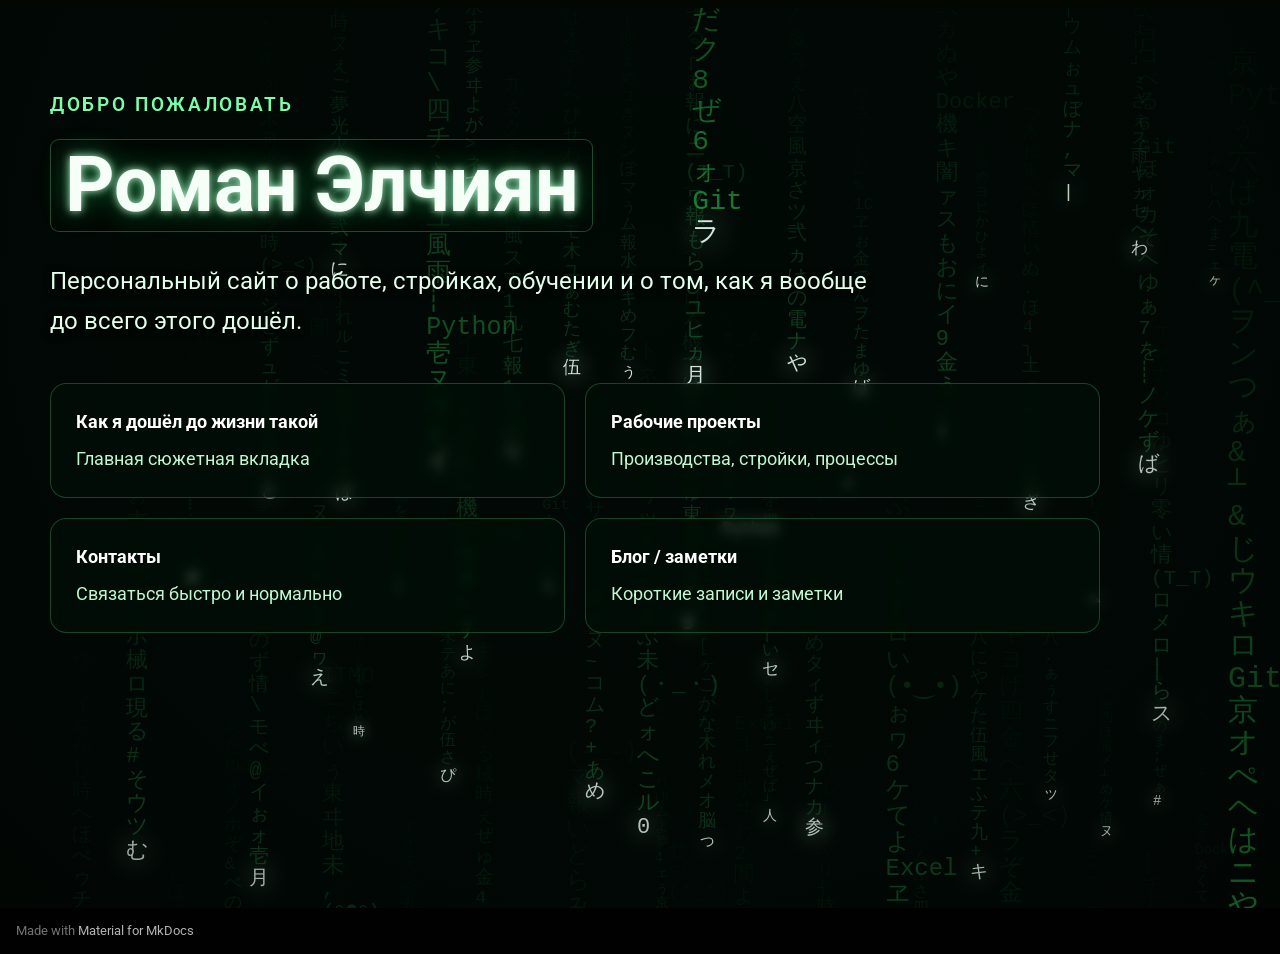
<file: index.html>
<!doctype html>
<html lang="ru" class="no-js">
  <head>
    
      <meta charset="utf-8">
      <meta name="viewport" content="width=device-width,initial-scale=1">
      
      
      
      
      
        <link rel="next" href="story/">
      
      
        
      
      
      <link rel="icon" href="assets/images/favicon.png">
      <meta name="generator" content="mkdocs-1.6.1, mkdocs-material-9.7.7">
    
    
      
        <title>Персональный сайт — Роман Элчиян</title>
      
    
    
      <link rel="stylesheet" href="assets/stylesheets/main.ec1eaa64.min.css">
      
      


    
    
      
    
    
      
        
        
        <link rel="preconnect" href="https://fonts.gstatic.com" crossorigin>
        <link rel="stylesheet" href="https://fonts.googleapis.com/css?family=Roboto:300,300i,400,400i,700,700i%7CRoboto+Mono:400,400i,700,700i&display=fallback">
        <style>:root{--md-text-font:"Roboto";--md-code-font:"Roboto Mono"}</style>
      
    
    
      <link rel="stylesheet" href="assets/stylesheets/site.css">
    
      <link rel="stylesheet" href="assets/stylesheets/matrix.css">
    
      <link rel="stylesheet" href="assets/stylesheets/story.css">
    
    <script>__md_scope=new URL(".",location),__md_hash=e=>[...e].reduce(((e,_)=>(e<<5)-e+_.charCodeAt(0)),0),__md_get=(e,_=localStorage,t=__md_scope)=>JSON.parse(_.getItem(t.pathname+"."+e)),__md_set=(e,_,t=localStorage,a=__md_scope)=>{try{t.setItem(a.pathname+"."+e,JSON.stringify(_))}catch(e){}}</script>
    
      

    
    
  </head>
  
  
    <body dir="ltr">
  
    
    <input class="md-toggle" data-md-toggle="drawer" type="checkbox" id="__drawer" autocomplete="off">
    <input class="md-toggle" data-md-toggle="search" type="checkbox" id="__search" autocomplete="off">
    <label class="md-overlay" for="__drawer"></label>
    <div data-md-component="skip">
      
    </div>
    <div data-md-component="announce">
      
    </div>
    
    
      

  

<header class="md-header md-header--shadow" data-md-component="header">
  <nav class="md-header__inner md-grid" aria-label="Верхний колонтитул">
    <a href="." title="Персональный сайт — Роман Элчиян" class="md-header__button md-logo" aria-label="Персональный сайт — Роман Элчиян" data-md-component="logo">
      
  
  <svg xmlns="http://www.w3.org/2000/svg" viewBox="0 0 24 24"><path d="M12 8a3 3 0 0 0 3-3 3 3 0 0 0-3-3 3 3 0 0 0-3 3 3 3 0 0 0 3 3m0 3.54C9.64 9.35 6.5 8 3 8v11c3.5 0 6.64 1.35 9 3.54 2.36-2.19 5.5-3.54 9-3.54V8c-3.5 0-6.64 1.35-9 3.54"/></svg>

    </a>
    <label class="md-header__button md-icon" for="__drawer">
      
      <svg xmlns="http://www.w3.org/2000/svg" viewBox="0 0 24 24"><path d="M3 6h18v2H3zm0 5h18v2H3zm0 5h18v2H3z"/></svg>
    </label>
    <div class="md-header__title" data-md-component="header-title">
      <div class="md-header__ellipsis">
        <div class="md-header__topic">
          <span class="md-ellipsis">
            Персональный сайт — Роман Элчиян
          </span>
        </div>
        <div class="md-header__topic" data-md-component="header-topic">
          <span class="md-ellipsis">
            
              Главная
            
          </span>
        </div>
      </div>
    </div>
    
    
      <script>var palette=__md_get("__palette");if(palette&&palette.color){if("(prefers-color-scheme)"===palette.color.media){var media=matchMedia("(prefers-color-scheme: light)"),input=document.querySelector(media.matches?"[data-md-color-media='(prefers-color-scheme: light)']":"[data-md-color-media='(prefers-color-scheme: dark)']");palette.color.media=input.getAttribute("data-md-color-media"),palette.color.scheme=input.getAttribute("data-md-color-scheme"),palette.color.primary=input.getAttribute("data-md-color-primary"),palette.color.accent=input.getAttribute("data-md-color-accent")}for(var[key,value]of Object.entries(palette.color))document.body.setAttribute("data-md-color-"+key,value)}</script>
    
    
    
      
      
        <label class="md-header__button md-icon" for="__search">
          
          <svg xmlns="http://www.w3.org/2000/svg" viewBox="0 0 24 24"><path d="M9.5 3A6.5 6.5 0 0 1 16 9.5c0 1.61-.59 3.09-1.56 4.23l.27.27h.79l5 5-1.5 1.5-5-5v-.79l-.27-.27A6.52 6.52 0 0 1 9.5 16 6.5 6.5 0 0 1 3 9.5 6.5 6.5 0 0 1 9.5 3m0 2C7 5 5 7 5 9.5S7 14 9.5 14 14 12 14 9.5 12 5 9.5 5"/></svg>
        </label>
        <div class="md-search" data-md-component="search" role="dialog">
  <label class="md-search__overlay" for="__search"></label>
  <div class="md-search__inner" role="search">
    <form class="md-search__form" name="search">
      <input type="text" class="md-search__input" name="query" aria-label="Поиск" placeholder="Поиск" autocapitalize="off" autocorrect="off" autocomplete="off" spellcheck="false" data-md-component="search-query" required>
      <label class="md-search__icon md-icon" for="__search">
        
        <svg xmlns="http://www.w3.org/2000/svg" viewBox="0 0 24 24"><path d="M9.5 3A6.5 6.5 0 0 1 16 9.5c0 1.61-.59 3.09-1.56 4.23l.27.27h.79l5 5-1.5 1.5-5-5v-.79l-.27-.27A6.52 6.52 0 0 1 9.5 16 6.5 6.5 0 0 1 3 9.5 6.5 6.5 0 0 1 9.5 3m0 2C7 5 5 7 5 9.5S7 14 9.5 14 14 12 14 9.5 12 5 9.5 5"/></svg>
        
        <svg xmlns="http://www.w3.org/2000/svg" viewBox="0 0 24 24"><path d="M20 11v2H8l5.5 5.5-1.42 1.42L4.16 12l7.92-7.92L13.5 5.5 8 11z"/></svg>
      </label>
      <nav class="md-search__options" aria-label="Поиск">
        
        <button type="reset" class="md-search__icon md-icon" title="Очистить" aria-label="Очистить" tabindex="-1">
          
          <svg xmlns="http://www.w3.org/2000/svg" viewBox="0 0 24 24"><path d="M19 6.41 17.59 5 12 10.59 6.41 5 5 6.41 10.59 12 5 17.59 6.41 19 12 13.41 17.59 19 19 17.59 13.41 12z"/></svg>
        </button>
      </nav>
      
    </form>
    <div class="md-search__output">
      <div class="md-search__scrollwrap" tabindex="0" data-md-scrollfix>
        <div class="md-search-result" data-md-component="search-result">
          <div class="md-search-result__meta">
            Инициализация поиска
          </div>
          <ol class="md-search-result__list" role="presentation"></ol>
        </div>
      </div>
    </div>
  </div>
</div>
      
    
    
  </nav>
  
</header>
    
    <div class="md-container" data-md-component="container">
      
      
        
          
        
      
      <main class="md-main" data-md-component="main">
        <div class="md-main__inner md-grid">
          
            
              
                
              
              <div class="md-sidebar md-sidebar--primary" data-md-component="sidebar" data-md-type="navigation" hidden>
                <div class="md-sidebar__scrollwrap">
                  <div class="md-sidebar__inner">
                    



<nav class="md-nav md-nav--primary" aria-label="Навигация" data-md-level="0">
  <label class="md-nav__title" for="__drawer">
    <a href="." title="Персональный сайт — Роман Элчиян" class="md-nav__button md-logo" aria-label="Персональный сайт — Роман Элчиян" data-md-component="logo">
      
  
  <svg xmlns="http://www.w3.org/2000/svg" viewBox="0 0 24 24"><path d="M12 8a3 3 0 0 0 3-3 3 3 0 0 0-3-3 3 3 0 0 0-3 3 3 3 0 0 0 3 3m0 3.54C9.64 9.35 6.5 8 3 8v11c3.5 0 6.64 1.35 9 3.54 2.36-2.19 5.5-3.54 9-3.54V8c-3.5 0-6.64 1.35-9 3.54"/></svg>

    </a>
    Персональный сайт — Роман Элчиян
  </label>
  
  <ul class="md-nav__list" data-md-scrollfix>
    
      
      
  
  
    
  
  
  
    <li class="md-nav__item md-nav__item--active">
      
      <input class="md-nav__toggle md-toggle" type="checkbox" id="__toc">
      
      
      
      <a href="." class="md-nav__link md-nav__link--active">
        
  
  
  <span class="md-ellipsis">
    
  
    Главная
  

    
  </span>
  
  

      </a>
      
    </li>
  

    
      
      
  
  
  
  
    <li class="md-nav__item">
      <a href="story/" class="md-nav__link">
        
  
  
  <span class="md-ellipsis">
    
  
    Обо мне
  

    
  </span>
  
  

      </a>
    </li>
  

    
      
      
  
  
  
  
    <li class="md-nav__item">
      <a href="projects/" class="md-nav__link">
        
  
  
  <span class="md-ellipsis">
    
  
    Рабочие проекты
  

    
  </span>
  
  

      </a>
    </li>
  

    
      
      
  
  
  
  
    <li class="md-nav__item">
      <a href="now/" class="md-nav__link">
        
  
  
  <span class="md-ellipsis">
    
  
    Сейчас
  

    
  </span>
  
  

      </a>
    </li>
  

    
      
      
  
  
  
  
    <li class="md-nav__item">
      <a href="contacts/" class="md-nav__link">
        
  
  
  <span class="md-ellipsis">
    
  
    Контакты
  

    
  </span>
  
  

      </a>
    </li>
  

    
      
      
  
  
  
  
    <li class="md-nav__item">
      <a href="blog/" class="md-nav__link">
        
  
  
  <span class="md-ellipsis">
    
  
    Блог / заметки
  

    
  </span>
  
  

      </a>
    </li>
  

    
  </ul>
</nav>
                  </div>
                </div>
              </div>
            
            
              
                
              
              <div class="md-sidebar md-sidebar--secondary" data-md-component="sidebar" data-md-type="toc" hidden>
                <div class="md-sidebar__scrollwrap">
                  <div class="md-sidebar__inner">
                    

<nav class="md-nav md-nav--secondary" aria-label="Содержание">
  
  
  
  
</nav>
                  </div>
                </div>
              </div>
            
          
          
            <div class="md-content" data-md-component="content">
              
              <article class="md-content__inner md-typeset">
                
                  
  




<div class="matrix-hero">
  <canvas id="matrix-canvas" aria-hidden="true"></canvas>

  <div class="matrix-overlay">
    <p class="matrix-eyebrow">ДОБРО ПОЖАЛОВАТЬ</p>

    <h1 class="matrix-title">Роман Элчиян</h1>

    <p class="matrix-lead">
      Персональный сайт о работе, стройках, обучении и о том, как я вообще до всего этого дошёл.
    </p>

    <div class="home-links">
      <a class="home-link-card" href="story/">
        <span class="home-link-title">Как я дошёл до жизни такой</span>
        <span class="home-link-text">Главная сюжетная вкладка</span>
      </a>

      <a class="home-link-card" href="projects/">
        <span class="home-link-title">Рабочие проекты</span>
        <span class="home-link-text">Производства, стройки, процессы</span>
      </a>
<a class="home-link-card" href="contacts/">
        <span class="home-link-title">Контакты</span>
        <span class="home-link-text">Связаться быстро и нормально</span>
      </a>

      <a class="home-link-card" href="blog/">
        <span class="home-link-title">Блог / заметки</span>
        <span class="home-link-text">Короткие записи и заметки</span>
      </a>
    </div>
  </div>
</div>







  
  




  



                
              </article>
            </div>
          
          
<script>var target=document.getElementById(location.hash.slice(1));target&&target.name&&(target.checked=target.name.startsWith("__tabbed_"))</script>
        </div>
        
      </main>
      
        <footer class="md-footer">
  
  <div class="md-footer-meta md-typeset">
    <div class="md-footer-meta__inner md-grid">
      <div class="md-copyright">
  
  
    Made with
    <a href="https://squidfunk.github.io/mkdocs-material/" target="_blank" rel="noopener">
      Material for MkDocs
    </a>
  
</div>
      
    </div>
  </div>
</footer>
      
    </div>
    <div class="md-dialog" data-md-component="dialog">
      <div class="md-dialog__inner md-typeset"></div>
    </div>
    
    
    
      
      
      <script id="__config" type="application/json">{"annotate": null, "base": ".", "features": [], "search": "assets/javascripts/workers/search.2c215733.min.js", "tags": null, "translations": {"clipboard.copied": "\u0421\u043a\u043e\u043f\u0438\u0440\u043e\u0432\u0430\u043d\u043e \u0432 \u0431\u0443\u0444\u0435\u0440", "clipboard.copy": "\u041a\u043e\u043f\u0438\u0440\u043e\u0432\u0430\u0442\u044c \u0432 \u0431\u0443\u0444\u0435\u0440", "search.result.more.one": "\u0415\u0449\u0451 1 \u043d\u0430 \u044d\u0442\u043e\u0439 \u0441\u0442\u0440\u0430\u043d\u0438\u0446\u0435", "search.result.more.other": "\u0415\u0449\u0451 # \u043d\u0430 \u044d\u0442\u043e\u0439 \u0441\u0442\u0440\u0430\u043d\u0438\u0446\u0435", "search.result.none": "\u0421\u043e\u0432\u043f\u0430\u0434\u0435\u043d\u0438\u0439 \u043d\u0435 \u043d\u0430\u0439\u0434\u0435\u043d\u043e", "search.result.one": "\u041d\u0430\u0439\u0434\u0435\u043d\u043e 1 \u0441\u043e\u0432\u043f\u0430\u0434\u0435\u043d\u0438\u0435", "search.result.other": "\u041d\u0430\u0439\u0434\u0435\u043d\u043e \u0441\u043e\u0432\u043f\u0430\u0434\u0435\u043d\u0438\u0439: #", "search.result.placeholder": "\u041d\u0430\u0447\u043d\u0438\u0442\u0435 \u043f\u0435\u0447\u0430\u0442\u0430\u0442\u044c \u0434\u043b\u044f \u043f\u043e\u0438\u0441\u043a\u0430", "search.result.term.missing": "\u041e\u0442\u0441\u0443\u0442\u0441\u0442\u0432\u0443\u0435\u0442", "select.version": "\u0412\u044b\u0431\u0435\u0440\u0438\u0442\u0435 \u0432\u0435\u0440\u0441\u0438\u044e"}, "version": null}</script>
    
    
      <script src="assets/javascripts/bundle.d7400e89.min.js"></script>
      
        <script src="assets/javascripts/matrix.js"></script>
      
    
  </body>
</html>
</file>
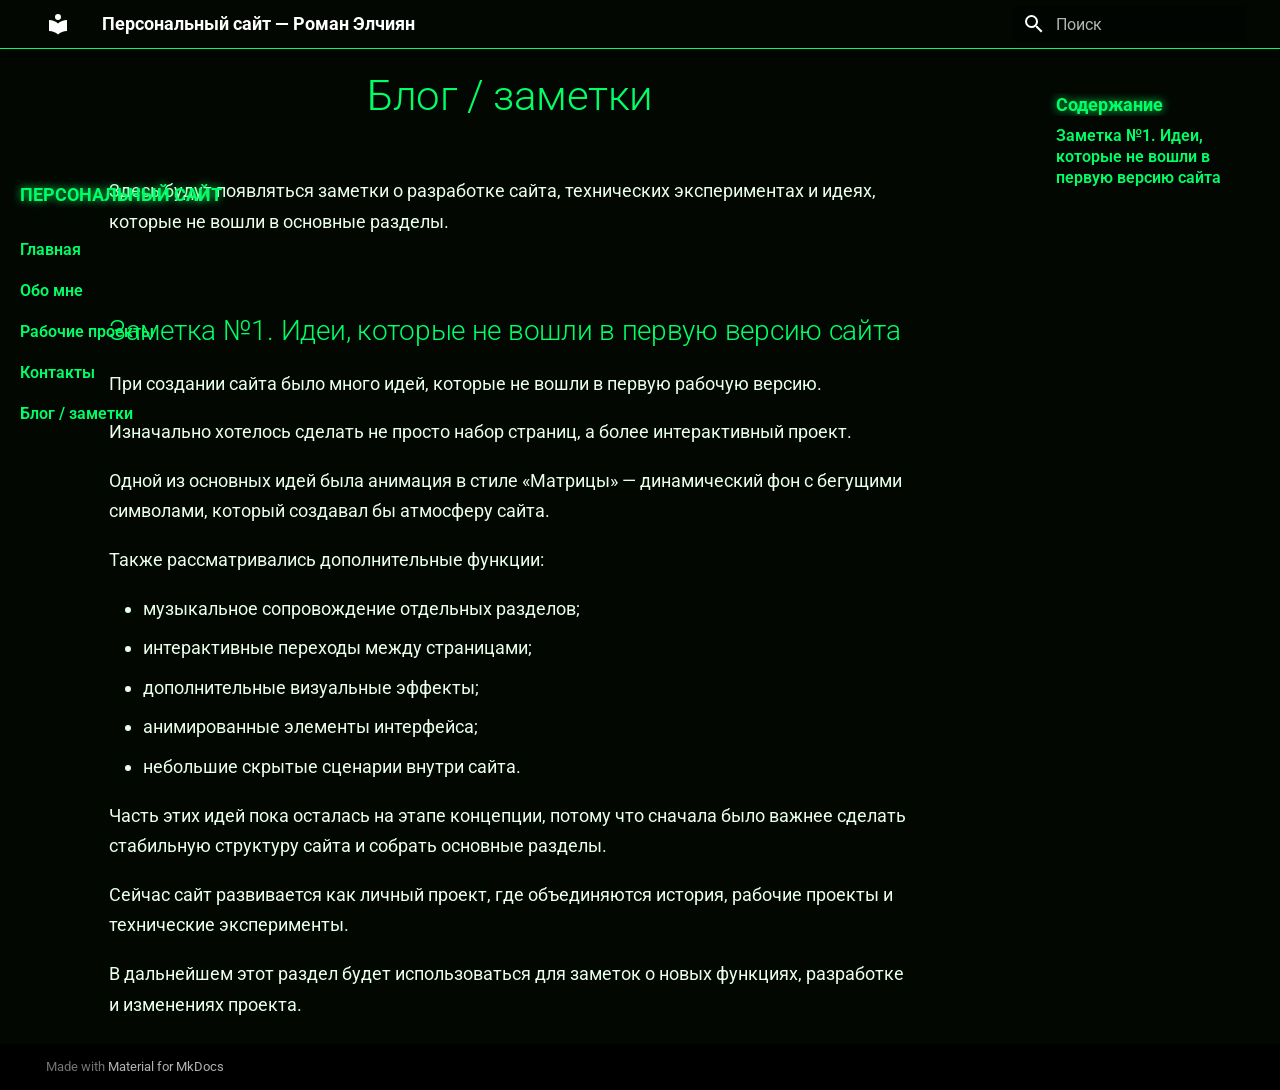
<file: blog/index.html>
<!doctype html>
<html lang="ru" class="no-js">
  <head>
    
      <meta charset="utf-8">
      <meta name="viewport" content="width=device-width,initial-scale=1">
      
      
      
      
        <link rel="prev" href="../contacts/">
      
      
      
        
      
      
      <link rel="icon" href="../assets/images/favicon.png">
      <meta name="generator" content="mkdocs-1.6.1, mkdocs-material-9.7.7">
    
    
      
        <title>Блог / заметки - Персональный сайт — Роман Элчиян</title>
      
    
    
      <link rel="stylesheet" href="../assets/stylesheets/main.ec1eaa64.min.css">
      
      


    
    
      
    
    
      
        
        
        <link rel="preconnect" href="https://fonts.gstatic.com" crossorigin>
        <link rel="stylesheet" href="https://fonts.googleapis.com/css?family=Roboto:300,300i,400,400i,700,700i%7CRoboto+Mono:400,400i,700,700i&display=fallback">
        <style>:root{--md-text-font:"Roboto";--md-code-font:"Roboto Mono"}</style>
      
    
    
      <link rel="stylesheet" href="../assets/stylesheets/site.css">
    
      <link rel="stylesheet" href="../assets/stylesheets/matrix.css">
    
      <link rel="stylesheet" href="../assets/stylesheets/story.css">
    
    <script>__md_scope=new URL("..",location),__md_hash=e=>[...e].reduce(((e,_)=>(e<<5)-e+_.charCodeAt(0)),0),__md_get=(e,_=localStorage,t=__md_scope)=>JSON.parse(_.getItem(t.pathname+"."+e)),__md_set=(e,_,t=localStorage,a=__md_scope)=>{try{t.setItem(a.pathname+"."+e,JSON.stringify(_))}catch(e){}}</script>
    
      

    
    
  </head>
  
  
    <body dir="ltr">
  
    
    <input class="md-toggle" data-md-toggle="drawer" type="checkbox" id="__drawer" autocomplete="off">
    <input class="md-toggle" data-md-toggle="search" type="checkbox" id="__search" autocomplete="off">
    <label class="md-overlay" for="__drawer"></label>
    <div data-md-component="skip">
      
        
        <a href="#_1" class="md-skip">
          Перейти к содержанию
        </a>
      
    </div>
    <div data-md-component="announce">
      
    </div>
    
    
      

  

<header class="md-header md-header--shadow" data-md-component="header">
  <nav class="md-header__inner md-grid" aria-label="Верхний колонтитул">
    <a href=".." title="Персональный сайт — Роман Элчиян" class="md-header__button md-logo" aria-label="Персональный сайт — Роман Элчиян" data-md-component="logo">
      
  
  <svg xmlns="http://www.w3.org/2000/svg" viewBox="0 0 24 24"><path d="M12 8a3 3 0 0 0 3-3 3 3 0 0 0-3-3 3 3 0 0 0-3 3 3 3 0 0 0 3 3m0 3.54C9.64 9.35 6.5 8 3 8v11c3.5 0 6.64 1.35 9 3.54 2.36-2.19 5.5-3.54 9-3.54V8c-3.5 0-6.64 1.35-9 3.54"/></svg>

    </a>
    <label class="md-header__button md-icon" for="__drawer">
      
      <svg xmlns="http://www.w3.org/2000/svg" viewBox="0 0 24 24"><path d="M3 6h18v2H3zm0 5h18v2H3zm0 5h18v2H3z"/></svg>
    </label>
    <div class="md-header__title" data-md-component="header-title">
      <div class="md-header__ellipsis">
        <div class="md-header__topic">
          <span class="md-ellipsis">
            Персональный сайт — Роман Элчиян
          </span>
        </div>
        <div class="md-header__topic" data-md-component="header-topic">
          <span class="md-ellipsis">
            
              Блог / заметки
            
          </span>
        </div>
      </div>
    </div>
    
    
      <script>var palette=__md_get("__palette");if(palette&&palette.color){if("(prefers-color-scheme)"===palette.color.media){var media=matchMedia("(prefers-color-scheme: light)"),input=document.querySelector(media.matches?"[data-md-color-media='(prefers-color-scheme: light)']":"[data-md-color-media='(prefers-color-scheme: dark)']");palette.color.media=input.getAttribute("data-md-color-media"),palette.color.scheme=input.getAttribute("data-md-color-scheme"),palette.color.primary=input.getAttribute("data-md-color-primary"),palette.color.accent=input.getAttribute("data-md-color-accent")}for(var[key,value]of Object.entries(palette.color))document.body.setAttribute("data-md-color-"+key,value)}</script>
    
    
    
      
      
        <label class="md-header__button md-icon" for="__search">
          
          <svg xmlns="http://www.w3.org/2000/svg" viewBox="0 0 24 24"><path d="M9.5 3A6.5 6.5 0 0 1 16 9.5c0 1.61-.59 3.09-1.56 4.23l.27.27h.79l5 5-1.5 1.5-5-5v-.79l-.27-.27A6.52 6.52 0 0 1 9.5 16 6.5 6.5 0 0 1 3 9.5 6.5 6.5 0 0 1 9.5 3m0 2C7 5 5 7 5 9.5S7 14 9.5 14 14 12 14 9.5 12 5 9.5 5"/></svg>
        </label>
        <div class="md-search" data-md-component="search" role="dialog">
  <label class="md-search__overlay" for="__search"></label>
  <div class="md-search__inner" role="search">
    <form class="md-search__form" name="search">
      <input type="text" class="md-search__input" name="query" aria-label="Поиск" placeholder="Поиск" autocapitalize="off" autocorrect="off" autocomplete="off" spellcheck="false" data-md-component="search-query" required>
      <label class="md-search__icon md-icon" for="__search">
        
        <svg xmlns="http://www.w3.org/2000/svg" viewBox="0 0 24 24"><path d="M9.5 3A6.5 6.5 0 0 1 16 9.5c0 1.61-.59 3.09-1.56 4.23l.27.27h.79l5 5-1.5 1.5-5-5v-.79l-.27-.27A6.52 6.52 0 0 1 9.5 16 6.5 6.5 0 0 1 3 9.5 6.5 6.5 0 0 1 9.5 3m0 2C7 5 5 7 5 9.5S7 14 9.5 14 14 12 14 9.5 12 5 9.5 5"/></svg>
        
        <svg xmlns="http://www.w3.org/2000/svg" viewBox="0 0 24 24"><path d="M20 11v2H8l5.5 5.5-1.42 1.42L4.16 12l7.92-7.92L13.5 5.5 8 11z"/></svg>
      </label>
      <nav class="md-search__options" aria-label="Поиск">
        
        <button type="reset" class="md-search__icon md-icon" title="Очистить" aria-label="Очистить" tabindex="-1">
          
          <svg xmlns="http://www.w3.org/2000/svg" viewBox="0 0 24 24"><path d="M19 6.41 17.59 5 12 10.59 6.41 5 5 6.41 10.59 12 5 17.59 6.41 19 12 13.41 17.59 19 19 17.59 13.41 12z"/></svg>
        </button>
      </nav>
      
    </form>
    <div class="md-search__output">
      <div class="md-search__scrollwrap" tabindex="0" data-md-scrollfix>
        <div class="md-search-result" data-md-component="search-result">
          <div class="md-search-result__meta">
            Инициализация поиска
          </div>
          <ol class="md-search-result__list" role="presentation"></ol>
        </div>
      </div>
    </div>
  </div>
</div>
      
    
    
  </nav>
  
</header>
    
    <div class="md-container" data-md-component="container">
      
      
        
          
        
      
      <main class="md-main" data-md-component="main">
        <div class="md-main__inner md-grid">
          
            
              
              <div class="md-sidebar md-sidebar--primary" data-md-component="sidebar" data-md-type="navigation" >
                <div class="md-sidebar__scrollwrap">
                  <div class="md-sidebar__inner">
                    



<nav class="md-nav md-nav--primary" aria-label="Навигация" data-md-level="0">
  <label class="md-nav__title" for="__drawer">
    <a href=".." title="Персональный сайт — Роман Элчиян" class="md-nav__button md-logo" aria-label="Персональный сайт — Роман Элчиян" data-md-component="logo">
      
  
  <svg xmlns="http://www.w3.org/2000/svg" viewBox="0 0 24 24"><path d="M12 8a3 3 0 0 0 3-3 3 3 0 0 0-3-3 3 3 0 0 0-3 3 3 3 0 0 0 3 3m0 3.54C9.64 9.35 6.5 8 3 8v11c3.5 0 6.64 1.35 9 3.54 2.36-2.19 5.5-3.54 9-3.54V8c-3.5 0-6.64 1.35-9 3.54"/></svg>

    </a>
    Персональный сайт — Роман Элчиян
  </label>
  
  <ul class="md-nav__list" data-md-scrollfix>
    
      
      
  
  
  
  
    <li class="md-nav__item">
      <a href=".." class="md-nav__link">
        
  
  
  <span class="md-ellipsis">
    
  
    Главная
  

    
  </span>
  
  

      </a>
    </li>
  

    
      
      
  
  
  
  
    <li class="md-nav__item">
      <a href="../story/" class="md-nav__link">
        
  
  
  <span class="md-ellipsis">
    
  
    Обо мне
  

    
  </span>
  
  

      </a>
    </li>
  

    
      
      
  
  
  
  
    <li class="md-nav__item">
      <a href="../projects/" class="md-nav__link">
        
  
  
  <span class="md-ellipsis">
    
  
    Рабочие проекты
  

    
  </span>
  
  

      </a>
    </li>
  

    
      
      
  
  
  
  
    <li class="md-nav__item">
      <a href="../now/" class="md-nav__link">
        
  
  
  <span class="md-ellipsis">
    
  
    Сейчас
  

    
  </span>
  
  

      </a>
    </li>
  

    
      
      
  
  
  
  
    <li class="md-nav__item">
      <a href="../contacts/" class="md-nav__link">
        
  
  
  <span class="md-ellipsis">
    
  
    Контакты
  

    
  </span>
  
  

      </a>
    </li>
  

    
      
      
  
  
    
  
  
  
    <li class="md-nav__item md-nav__item--active">
      
      <input class="md-nav__toggle md-toggle" type="checkbox" id="__toc">
      
      
        
      
      
        <label class="md-nav__link md-nav__link--active" for="__toc">
          
  
  
  <span class="md-ellipsis">
    
  
    Блог / заметки
  

    
  </span>
  
  

          <span class="md-nav__icon md-icon"></span>
        </label>
      
      <a href="./" class="md-nav__link md-nav__link--active">
        
  
  
  <span class="md-ellipsis">
    
  
    Блог / заметки
  

    
  </span>
  
  

      </a>
      
        

<nav class="md-nav md-nav--secondary" aria-label="Содержание">
  
  
  
    
  
  
    <label class="md-nav__title" for="__toc">
      <span class="md-nav__icon md-icon"></span>
      Содержание
    </label>
    <ul class="md-nav__list" data-md-component="toc" data-md-scrollfix>
      
        <li class="md-nav__item">
  <a href="#no1" class="md-nav__link">
    <span class="md-ellipsis">
      
        Заметка №1. Идеи, которые не вошли в первую версию сайта
      
    </span>
  </a>
  
</li>
      
    </ul>
  
</nav>
      
    </li>
  

    
  </ul>
</nav>
                  </div>
                </div>
              </div>
            
            
              
              <div class="md-sidebar md-sidebar--secondary" data-md-component="sidebar" data-md-type="toc" >
                <div class="md-sidebar__scrollwrap">
                  <div class="md-sidebar__inner">
                    

<nav class="md-nav md-nav--secondary" aria-label="Содержание">
  
  
  
    
  
  
    <label class="md-nav__title" for="__toc">
      <span class="md-nav__icon md-icon"></span>
      Содержание
    </label>
    <ul class="md-nav__list" data-md-component="toc" data-md-scrollfix>
      
        <li class="md-nav__item">
  <a href="#no1" class="md-nav__link">
    <span class="md-ellipsis">
      
        Заметка №1. Идеи, которые не вошли в первую версию сайта
      
    </span>
  </a>
  
</li>
      
    </ul>
  
</nav>
                  </div>
                </div>
              </div>
            
          
          
            <div class="md-content" data-md-component="content">
              
              <article class="md-content__inner md-typeset">
                
                  



<div class="story-site-menu">

<div class="story-menu-title">
ПЕРСОНАЛЬНЫЙ САЙТ
</div>

<a href="/">
Главная
</a>

<a href="/story/">
Обо мне
</a>

<a href="/projects/">
Рабочие проекты
</a>

<a href="/contacts/">
Контакты
</a>

<a href="/blog/">
Блог / заметки
</a>

</div>

<h1 id="_1">Блог / заметки</h1>
<p>Здесь будут появляться заметки о разработке сайта, технических экспериментах и идеях, которые не вошли в основные разделы.</p>
<hr />
<h2 id="no1">Заметка №1. Идеи, которые не вошли в первую версию сайта</h2>
<p>При создании сайта было много идей, которые не вошли в первую рабочую версию.</p>
<p>Изначально хотелось сделать не просто набор страниц, а более интерактивный проект.</p>
<p>Одной из основных идей была анимация в стиле «Матрицы» — динамический фон с бегущими символами, который создавал бы атмосферу сайта.</p>
<p>Также рассматривались дополнительные функции:</p>
<ul>
<li>музыкальное сопровождение отдельных разделов;</li>
<li>интерактивные переходы между страницами;</li>
<li>дополнительные визуальные эффекты;</li>
<li>анимированные элементы интерфейса;</li>
<li>небольшие скрытые сценарии внутри сайта.</li>
</ul>
<p>Часть этих идей пока осталась на этапе концепции, потому что сначала было важнее сделать стабильную структуру сайта и собрать основные разделы.</p>
<p>Сейчас сайт развивается как личный проект, где объединяются история, рабочие проекты и технические эксперименты.</p>
<p>В дальнейшем этот раздел будет использоваться для заметок о новых функциях, разработке и изменениях проекта.</p>












                
              </article>
            </div>
          
          
<script>var target=document.getElementById(location.hash.slice(1));target&&target.name&&(target.checked=target.name.startsWith("__tabbed_"))</script>
        </div>
        
      </main>
      
        <footer class="md-footer">
  
  <div class="md-footer-meta md-typeset">
    <div class="md-footer-meta__inner md-grid">
      <div class="md-copyright">
  
  
    Made with
    <a href="https://squidfunk.github.io/mkdocs-material/" target="_blank" rel="noopener">
      Material for MkDocs
    </a>
  
</div>
      
    </div>
  </div>
</footer>
      
    </div>
    <div class="md-dialog" data-md-component="dialog">
      <div class="md-dialog__inner md-typeset"></div>
    </div>
    
    
    
      
      
      <script id="__config" type="application/json">{"annotate": null, "base": "..", "features": [], "search": "../assets/javascripts/workers/search.2c215733.min.js", "tags": null, "translations": {"clipboard.copied": "\u0421\u043a\u043e\u043f\u0438\u0440\u043e\u0432\u0430\u043d\u043e \u0432 \u0431\u0443\u0444\u0435\u0440", "clipboard.copy": "\u041a\u043e\u043f\u0438\u0440\u043e\u0432\u0430\u0442\u044c \u0432 \u0431\u0443\u0444\u0435\u0440", "search.result.more.one": "\u0415\u0449\u0451 1 \u043d\u0430 \u044d\u0442\u043e\u0439 \u0441\u0442\u0440\u0430\u043d\u0438\u0446\u0435", "search.result.more.other": "\u0415\u0449\u0451 # \u043d\u0430 \u044d\u0442\u043e\u0439 \u0441\u0442\u0440\u0430\u043d\u0438\u0446\u0435", "search.result.none": "\u0421\u043e\u0432\u043f\u0430\u0434\u0435\u043d\u0438\u0439 \u043d\u0435 \u043d\u0430\u0439\u0434\u0435\u043d\u043e", "search.result.one": "\u041d\u0430\u0439\u0434\u0435\u043d\u043e 1 \u0441\u043e\u0432\u043f\u0430\u0434\u0435\u043d\u0438\u0435", "search.result.other": "\u041d\u0430\u0439\u0434\u0435\u043d\u043e \u0441\u043e\u0432\u043f\u0430\u0434\u0435\u043d\u0438\u0439: #", "search.result.placeholder": "\u041d\u0430\u0447\u043d\u0438\u0442\u0435 \u043f\u0435\u0447\u0430\u0442\u0430\u0442\u044c \u0434\u043b\u044f \u043f\u043e\u0438\u0441\u043a\u0430", "search.result.term.missing": "\u041e\u0442\u0441\u0443\u0442\u0441\u0442\u0432\u0443\u0435\u0442", "select.version": "\u0412\u044b\u0431\u0435\u0440\u0438\u0442\u0435 \u0432\u0435\u0440\u0441\u0438\u044e"}, "version": null}</script>
    
    
      <script src="../assets/javascripts/bundle.d7400e89.min.js"></script>
      
        <script src="../assets/javascripts/matrix.js"></script>
      
    
  </body>
</html>
</file>
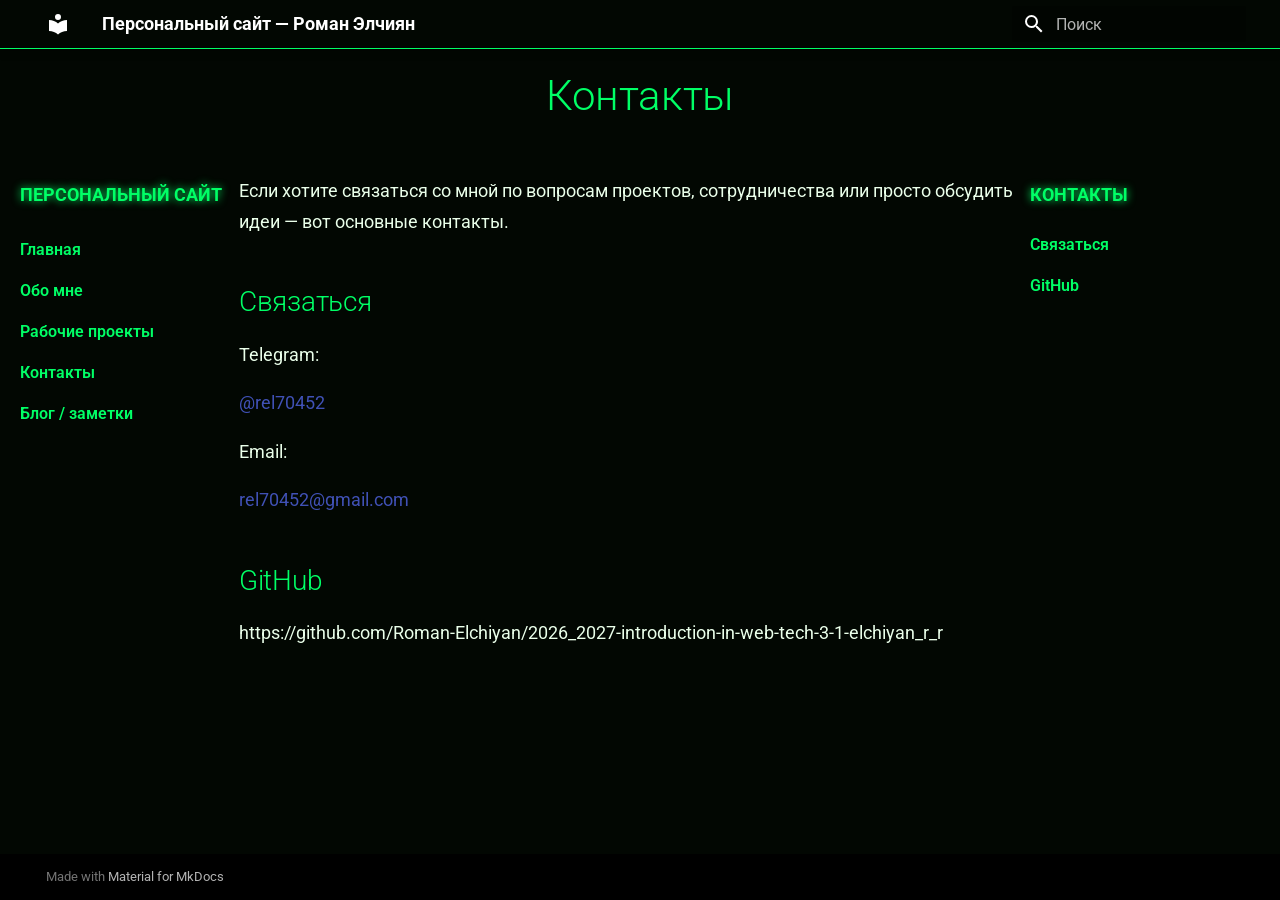
<file: contacts/index.html>
<!doctype html>
<html lang="ru" class="no-js">
  <head>
    
      <meta charset="utf-8">
      <meta name="viewport" content="width=device-width,initial-scale=1">
      
      
      
      
        <link rel="prev" href="../now/">
      
      
        <link rel="next" href="../blog/">
      
      
        
      
      
      <link rel="icon" href="../assets/images/favicon.png">
      <meta name="generator" content="mkdocs-1.6.1, mkdocs-material-9.7.7">
    
    
      
        <title>Контакты - Персональный сайт — Роман Элчиян</title>
      
    
    
      <link rel="stylesheet" href="../assets/stylesheets/main.ec1eaa64.min.css">
      
      


    
    
      
    
    
      
        
        
        <link rel="preconnect" href="https://fonts.gstatic.com" crossorigin>
        <link rel="stylesheet" href="https://fonts.googleapis.com/css?family=Roboto:300,300i,400,400i,700,700i%7CRoboto+Mono:400,400i,700,700i&display=fallback">
        <style>:root{--md-text-font:"Roboto";--md-code-font:"Roboto Mono"}</style>
      
    
    
      <link rel="stylesheet" href="../assets/stylesheets/site.css">
    
      <link rel="stylesheet" href="../assets/stylesheets/matrix.css">
    
      <link rel="stylesheet" href="../assets/stylesheets/story.css">
    
    <script>__md_scope=new URL("..",location),__md_hash=e=>[...e].reduce(((e,_)=>(e<<5)-e+_.charCodeAt(0)),0),__md_get=(e,_=localStorage,t=__md_scope)=>JSON.parse(_.getItem(t.pathname+"."+e)),__md_set=(e,_,t=localStorage,a=__md_scope)=>{try{t.setItem(a.pathname+"."+e,JSON.stringify(_))}catch(e){}}</script>
    
      

    
    
  </head>
  
  
    <body dir="ltr">
  
    
    <input class="md-toggle" data-md-toggle="drawer" type="checkbox" id="__drawer" autocomplete="off">
    <input class="md-toggle" data-md-toggle="search" type="checkbox" id="__search" autocomplete="off">
    <label class="md-overlay" for="__drawer"></label>
    <div data-md-component="skip">
      
        
        <a href="#_1" class="md-skip">
          Перейти к содержанию
        </a>
      
    </div>
    <div data-md-component="announce">
      
    </div>
    
    
      

  

<header class="md-header md-header--shadow" data-md-component="header">
  <nav class="md-header__inner md-grid" aria-label="Верхний колонтитул">
    <a href=".." title="Персональный сайт — Роман Элчиян" class="md-header__button md-logo" aria-label="Персональный сайт — Роман Элчиян" data-md-component="logo">
      
  
  <svg xmlns="http://www.w3.org/2000/svg" viewBox="0 0 24 24"><path d="M12 8a3 3 0 0 0 3-3 3 3 0 0 0-3-3 3 3 0 0 0-3 3 3 3 0 0 0 3 3m0 3.54C9.64 9.35 6.5 8 3 8v11c3.5 0 6.64 1.35 9 3.54 2.36-2.19 5.5-3.54 9-3.54V8c-3.5 0-6.64 1.35-9 3.54"/></svg>

    </a>
    <label class="md-header__button md-icon" for="__drawer">
      
      <svg xmlns="http://www.w3.org/2000/svg" viewBox="0 0 24 24"><path d="M3 6h18v2H3zm0 5h18v2H3zm0 5h18v2H3z"/></svg>
    </label>
    <div class="md-header__title" data-md-component="header-title">
      <div class="md-header__ellipsis">
        <div class="md-header__topic">
          <span class="md-ellipsis">
            Персональный сайт — Роман Элчиян
          </span>
        </div>
        <div class="md-header__topic" data-md-component="header-topic">
          <span class="md-ellipsis">
            
              Контакты
            
          </span>
        </div>
      </div>
    </div>
    
    
      <script>var palette=__md_get("__palette");if(palette&&palette.color){if("(prefers-color-scheme)"===palette.color.media){var media=matchMedia("(prefers-color-scheme: light)"),input=document.querySelector(media.matches?"[data-md-color-media='(prefers-color-scheme: light)']":"[data-md-color-media='(prefers-color-scheme: dark)']");palette.color.media=input.getAttribute("data-md-color-media"),palette.color.scheme=input.getAttribute("data-md-color-scheme"),palette.color.primary=input.getAttribute("data-md-color-primary"),palette.color.accent=input.getAttribute("data-md-color-accent")}for(var[key,value]of Object.entries(palette.color))document.body.setAttribute("data-md-color-"+key,value)}</script>
    
    
    
      
      
        <label class="md-header__button md-icon" for="__search">
          
          <svg xmlns="http://www.w3.org/2000/svg" viewBox="0 0 24 24"><path d="M9.5 3A6.5 6.5 0 0 1 16 9.5c0 1.61-.59 3.09-1.56 4.23l.27.27h.79l5 5-1.5 1.5-5-5v-.79l-.27-.27A6.52 6.52 0 0 1 9.5 16 6.5 6.5 0 0 1 3 9.5 6.5 6.5 0 0 1 9.5 3m0 2C7 5 5 7 5 9.5S7 14 9.5 14 14 12 14 9.5 12 5 9.5 5"/></svg>
        </label>
        <div class="md-search" data-md-component="search" role="dialog">
  <label class="md-search__overlay" for="__search"></label>
  <div class="md-search__inner" role="search">
    <form class="md-search__form" name="search">
      <input type="text" class="md-search__input" name="query" aria-label="Поиск" placeholder="Поиск" autocapitalize="off" autocorrect="off" autocomplete="off" spellcheck="false" data-md-component="search-query" required>
      <label class="md-search__icon md-icon" for="__search">
        
        <svg xmlns="http://www.w3.org/2000/svg" viewBox="0 0 24 24"><path d="M9.5 3A6.5 6.5 0 0 1 16 9.5c0 1.61-.59 3.09-1.56 4.23l.27.27h.79l5 5-1.5 1.5-5-5v-.79l-.27-.27A6.52 6.52 0 0 1 9.5 16 6.5 6.5 0 0 1 3 9.5 6.5 6.5 0 0 1 9.5 3m0 2C7 5 5 7 5 9.5S7 14 9.5 14 14 12 14 9.5 12 5 9.5 5"/></svg>
        
        <svg xmlns="http://www.w3.org/2000/svg" viewBox="0 0 24 24"><path d="M20 11v2H8l5.5 5.5-1.42 1.42L4.16 12l7.92-7.92L13.5 5.5 8 11z"/></svg>
      </label>
      <nav class="md-search__options" aria-label="Поиск">
        
        <button type="reset" class="md-search__icon md-icon" title="Очистить" aria-label="Очистить" tabindex="-1">
          
          <svg xmlns="http://www.w3.org/2000/svg" viewBox="0 0 24 24"><path d="M19 6.41 17.59 5 12 10.59 6.41 5 5 6.41 10.59 12 5 17.59 6.41 19 12 13.41 17.59 19 19 17.59 13.41 12z"/></svg>
        </button>
      </nav>
      
    </form>
    <div class="md-search__output">
      <div class="md-search__scrollwrap" tabindex="0" data-md-scrollfix>
        <div class="md-search-result" data-md-component="search-result">
          <div class="md-search-result__meta">
            Инициализация поиска
          </div>
          <ol class="md-search-result__list" role="presentation"></ol>
        </div>
      </div>
    </div>
  </div>
</div>
      
    
    
  </nav>
  
</header>
    
    <div class="md-container" data-md-component="container">
      
      
        
          
        
      
      <main class="md-main" data-md-component="main">
        <div class="md-main__inner md-grid">
          
            
              
              <div class="md-sidebar md-sidebar--primary" data-md-component="sidebar" data-md-type="navigation" >
                <div class="md-sidebar__scrollwrap">
                  <div class="md-sidebar__inner">
                    



<nav class="md-nav md-nav--primary" aria-label="Навигация" data-md-level="0">
  <label class="md-nav__title" for="__drawer">
    <a href=".." title="Персональный сайт — Роман Элчиян" class="md-nav__button md-logo" aria-label="Персональный сайт — Роман Элчиян" data-md-component="logo">
      
  
  <svg xmlns="http://www.w3.org/2000/svg" viewBox="0 0 24 24"><path d="M12 8a3 3 0 0 0 3-3 3 3 0 0 0-3-3 3 3 0 0 0-3 3 3 3 0 0 0 3 3m0 3.54C9.64 9.35 6.5 8 3 8v11c3.5 0 6.64 1.35 9 3.54 2.36-2.19 5.5-3.54 9-3.54V8c-3.5 0-6.64 1.35-9 3.54"/></svg>

    </a>
    Персональный сайт — Роман Элчиян
  </label>
  
  <ul class="md-nav__list" data-md-scrollfix>
    
      
      
  
  
  
  
    <li class="md-nav__item">
      <a href=".." class="md-nav__link">
        
  
  
  <span class="md-ellipsis">
    
  
    Главная
  

    
  </span>
  
  

      </a>
    </li>
  

    
      
      
  
  
  
  
    <li class="md-nav__item">
      <a href="../story/" class="md-nav__link">
        
  
  
  <span class="md-ellipsis">
    
  
    Обо мне
  

    
  </span>
  
  

      </a>
    </li>
  

    
      
      
  
  
  
  
    <li class="md-nav__item">
      <a href="../projects/" class="md-nav__link">
        
  
  
  <span class="md-ellipsis">
    
  
    Рабочие проекты
  

    
  </span>
  
  

      </a>
    </li>
  

    
      
      
  
  
  
  
    <li class="md-nav__item">
      <a href="../now/" class="md-nav__link">
        
  
  
  <span class="md-ellipsis">
    
  
    Сейчас
  

    
  </span>
  
  

      </a>
    </li>
  

    
      
      
  
  
    
  
  
  
    <li class="md-nav__item md-nav__item--active">
      
      <input class="md-nav__toggle md-toggle" type="checkbox" id="__toc">
      
      
        
      
      
        <label class="md-nav__link md-nav__link--active" for="__toc">
          
  
  
  <span class="md-ellipsis">
    
  
    Контакты
  

    
  </span>
  
  

          <span class="md-nav__icon md-icon"></span>
        </label>
      
      <a href="./" class="md-nav__link md-nav__link--active">
        
  
  
  <span class="md-ellipsis">
    
  
    Контакты
  

    
  </span>
  
  

      </a>
      
        

<nav class="md-nav md-nav--secondary" aria-label="Содержание">
  
  
  
    
  
  
    <label class="md-nav__title" for="__toc">
      <span class="md-nav__icon md-icon"></span>
      Содержание
    </label>
    <ul class="md-nav__list" data-md-component="toc" data-md-scrollfix>
      
        <li class="md-nav__item">
  <a href="#_2" class="md-nav__link">
    <span class="md-ellipsis">
      
        Связаться
      
    </span>
  </a>
  
</li>
      
        <li class="md-nav__item">
  <a href="#github" class="md-nav__link">
    <span class="md-ellipsis">
      
        GitHub
      
    </span>
  </a>
  
</li>
      
    </ul>
  
</nav>
      
    </li>
  

    
      
      
  
  
  
  
    <li class="md-nav__item">
      <a href="../blog/" class="md-nav__link">
        
  
  
  <span class="md-ellipsis">
    
  
    Блог / заметки
  

    
  </span>
  
  

      </a>
    </li>
  

    
  </ul>
</nav>
                  </div>
                </div>
              </div>
            
            
              
              <div class="md-sidebar md-sidebar--secondary" data-md-component="sidebar" data-md-type="toc" >
                <div class="md-sidebar__scrollwrap">
                  <div class="md-sidebar__inner">
                    

<nav class="md-nav md-nav--secondary" aria-label="Содержание">
  
  
  
    
  
  
    <label class="md-nav__title" for="__toc">
      <span class="md-nav__icon md-icon"></span>
      Содержание
    </label>
    <ul class="md-nav__list" data-md-component="toc" data-md-scrollfix>
      
        <li class="md-nav__item">
  <a href="#_2" class="md-nav__link">
    <span class="md-ellipsis">
      
        Связаться
      
    </span>
  </a>
  
</li>
      
        <li class="md-nav__item">
  <a href="#github" class="md-nav__link">
    <span class="md-ellipsis">
      
        GitHub
      
    </span>
  </a>
  
</li>
      
    </ul>
  
</nav>
                  </div>
                </div>
              </div>
            
          
          
            <div class="md-content" data-md-component="content">
              
              <article class="md-content__inner md-typeset">
                
                  



<div class="story-site-menu">

<div class="story-menu-title">
ПЕРСОНАЛЬНЫЙ САЙТ
</div>

<a href="/">Главная</a>
<a href="/story/">Обо мне</a>
<a href="/projects/">Рабочие проекты</a>
<a href="/contacts/">Контакты</a>
<a href="/blog/">Блог / заметки</a>

</div>

<div class="story-content-menu">

<div class="story-menu-title">
КОНТАКТЫ
</div>

<a href="#contacts">
Связаться
</a>

<a href="#github">
GitHub
</a>

</div>

<h1 id="_1">Контакты</h1>
<p>Если хотите связаться со мной по вопросам проектов, сотрудничества или просто обсудить идеи — вот основные контакты.</p>
<h2 id="_2">Связаться</h2>
<p>Telegram:</p>
<p><a href="internal:username_regular/rel70452@715874419">@rel70452</a></p>
<p>Email:</p>
<p><a href="mailto:rel70452@gmail.com">rel70452@gmail.com</a></p>
<h2 id="github">GitHub</h2>
<p>https://github.com/Roman-Elchiyan/2026_2027-introduction-in-web-tech-3-1-elchiyan_r_r</p>












                
              </article>
            </div>
          
          
<script>var target=document.getElementById(location.hash.slice(1));target&&target.name&&(target.checked=target.name.startsWith("__tabbed_"))</script>
        </div>
        
      </main>
      
        <footer class="md-footer">
  
  <div class="md-footer-meta md-typeset">
    <div class="md-footer-meta__inner md-grid">
      <div class="md-copyright">
  
  
    Made with
    <a href="https://squidfunk.github.io/mkdocs-material/" target="_blank" rel="noopener">
      Material for MkDocs
    </a>
  
</div>
      
    </div>
  </div>
</footer>
      
    </div>
    <div class="md-dialog" data-md-component="dialog">
      <div class="md-dialog__inner md-typeset"></div>
    </div>
    
    
    
      
      
      <script id="__config" type="application/json">{"annotate": null, "base": "..", "features": [], "search": "../assets/javascripts/workers/search.2c215733.min.js", "tags": null, "translations": {"clipboard.copied": "\u0421\u043a\u043e\u043f\u0438\u0440\u043e\u0432\u0430\u043d\u043e \u0432 \u0431\u0443\u0444\u0435\u0440", "clipboard.copy": "\u041a\u043e\u043f\u0438\u0440\u043e\u0432\u0430\u0442\u044c \u0432 \u0431\u0443\u0444\u0435\u0440", "search.result.more.one": "\u0415\u0449\u0451 1 \u043d\u0430 \u044d\u0442\u043e\u0439 \u0441\u0442\u0440\u0430\u043d\u0438\u0446\u0435", "search.result.more.other": "\u0415\u0449\u0451 # \u043d\u0430 \u044d\u0442\u043e\u0439 \u0441\u0442\u0440\u0430\u043d\u0438\u0446\u0435", "search.result.none": "\u0421\u043e\u0432\u043f\u0430\u0434\u0435\u043d\u0438\u0439 \u043d\u0435 \u043d\u0430\u0439\u0434\u0435\u043d\u043e", "search.result.one": "\u041d\u0430\u0439\u0434\u0435\u043d\u043e 1 \u0441\u043e\u0432\u043f\u0430\u0434\u0435\u043d\u0438\u0435", "search.result.other": "\u041d\u0430\u0439\u0434\u0435\u043d\u043e \u0441\u043e\u0432\u043f\u0430\u0434\u0435\u043d\u0438\u0439: #", "search.result.placeholder": "\u041d\u0430\u0447\u043d\u0438\u0442\u0435 \u043f\u0435\u0447\u0430\u0442\u0430\u0442\u044c \u0434\u043b\u044f \u043f\u043e\u0438\u0441\u043a\u0430", "search.result.term.missing": "\u041e\u0442\u0441\u0443\u0442\u0441\u0442\u0432\u0443\u0435\u0442", "select.version": "\u0412\u044b\u0431\u0435\u0440\u0438\u0442\u0435 \u0432\u0435\u0440\u0441\u0438\u044e"}, "version": null}</script>
    
    
      <script src="../assets/javascripts/bundle.d7400e89.min.js"></script>
      
        <script src="../assets/javascripts/matrix.js"></script>
      
    
  </body>
</html>
</file>
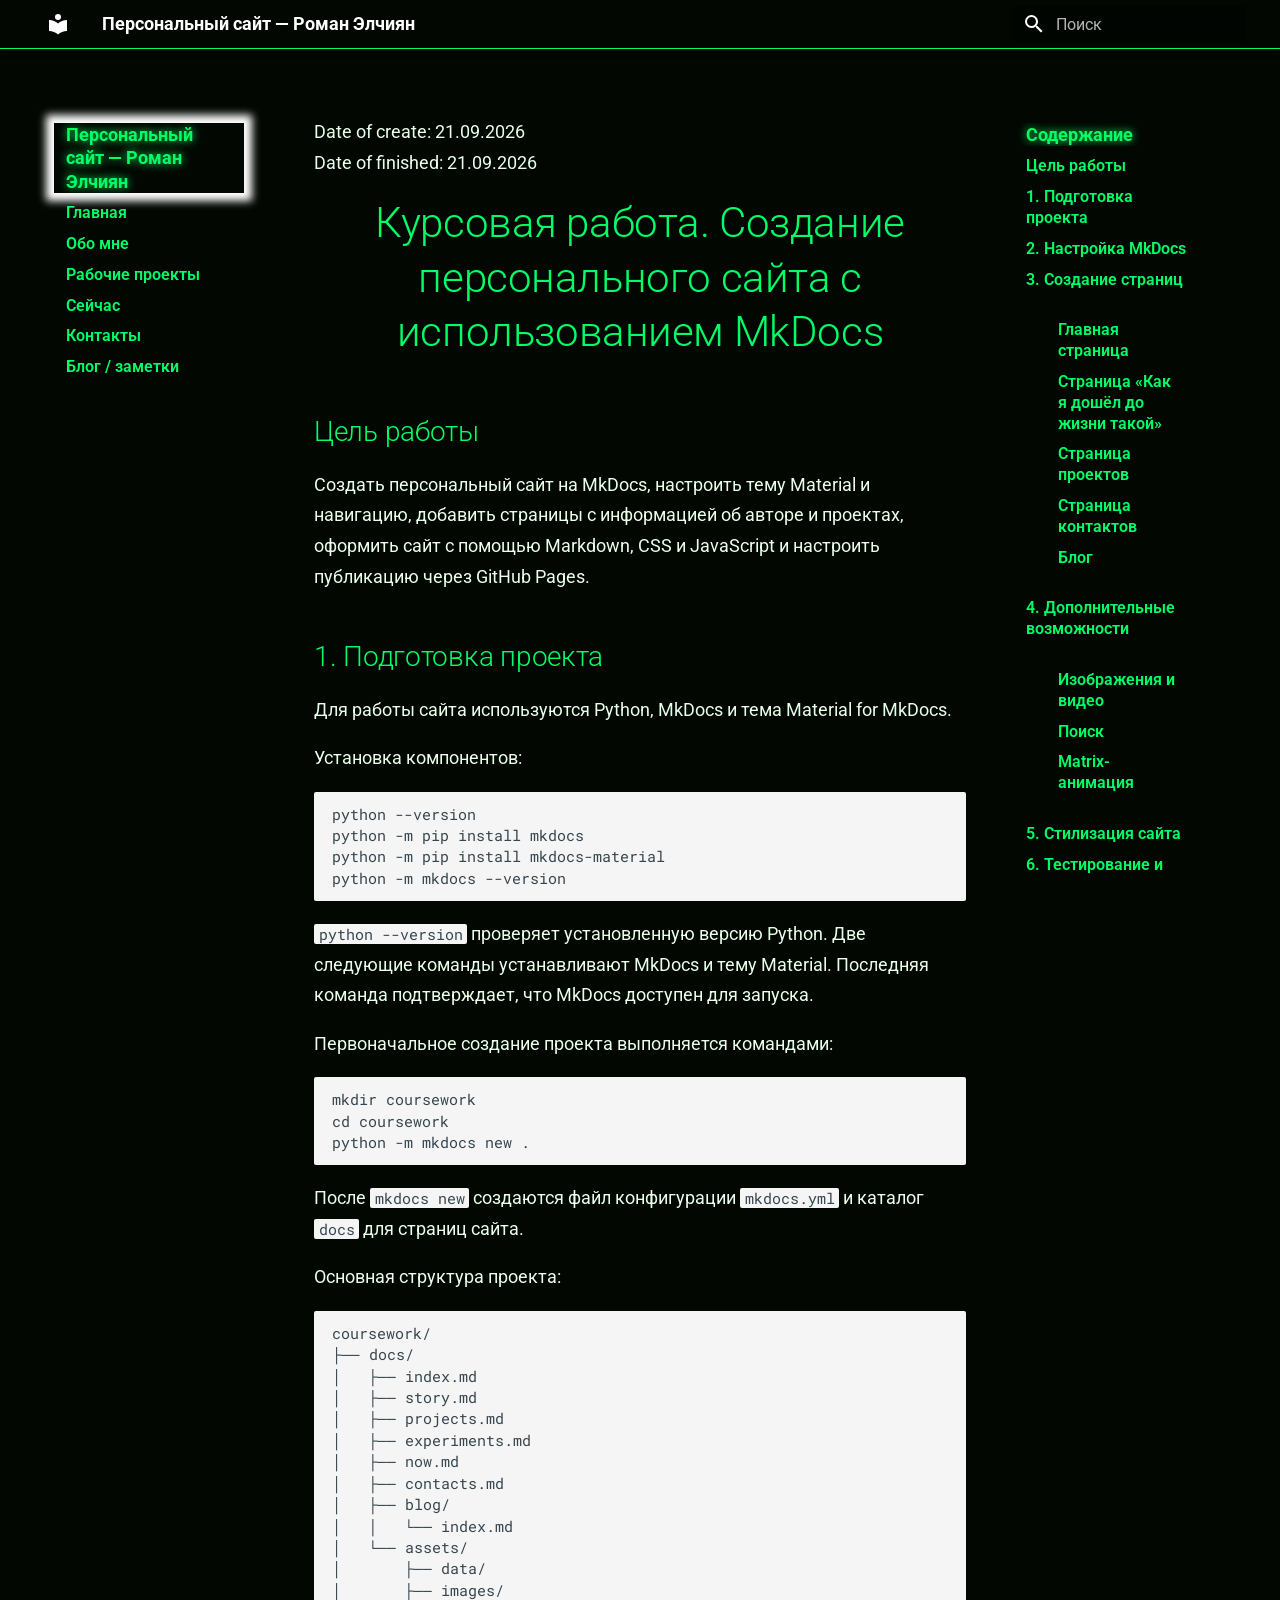
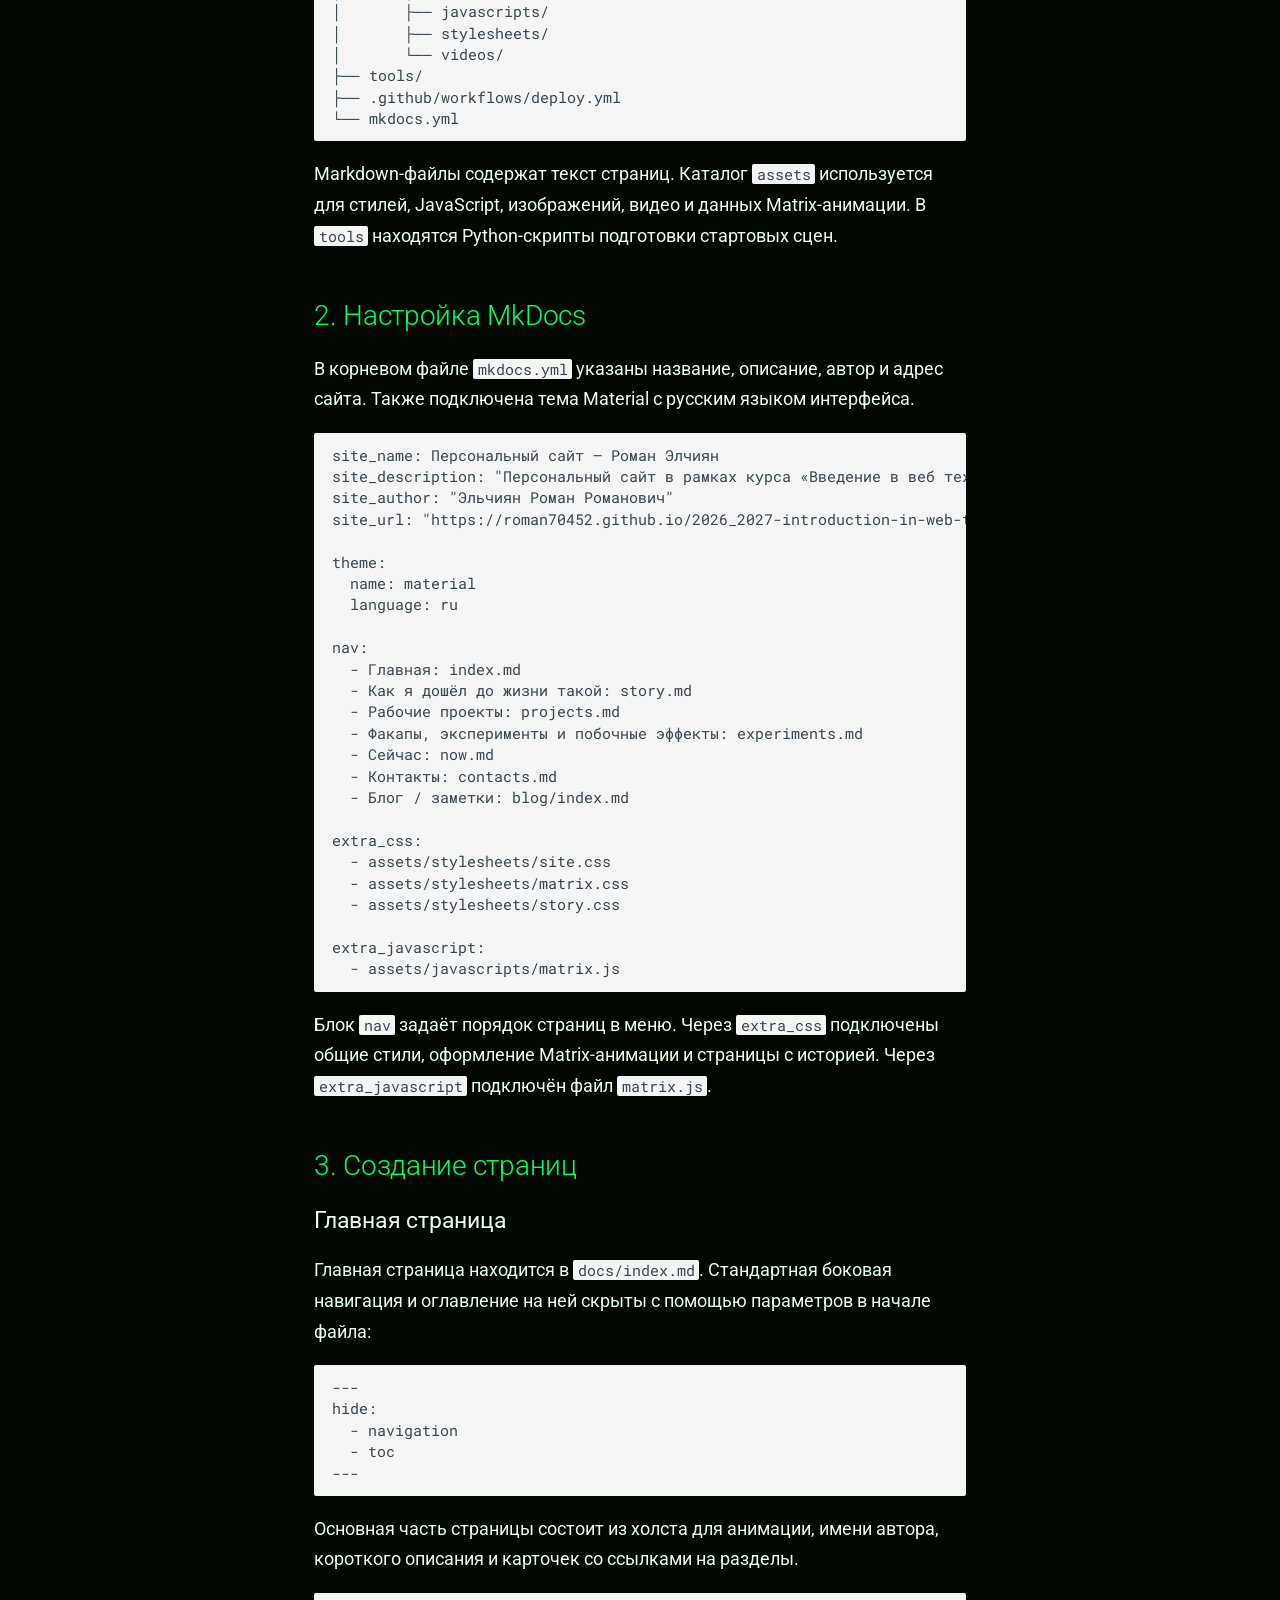
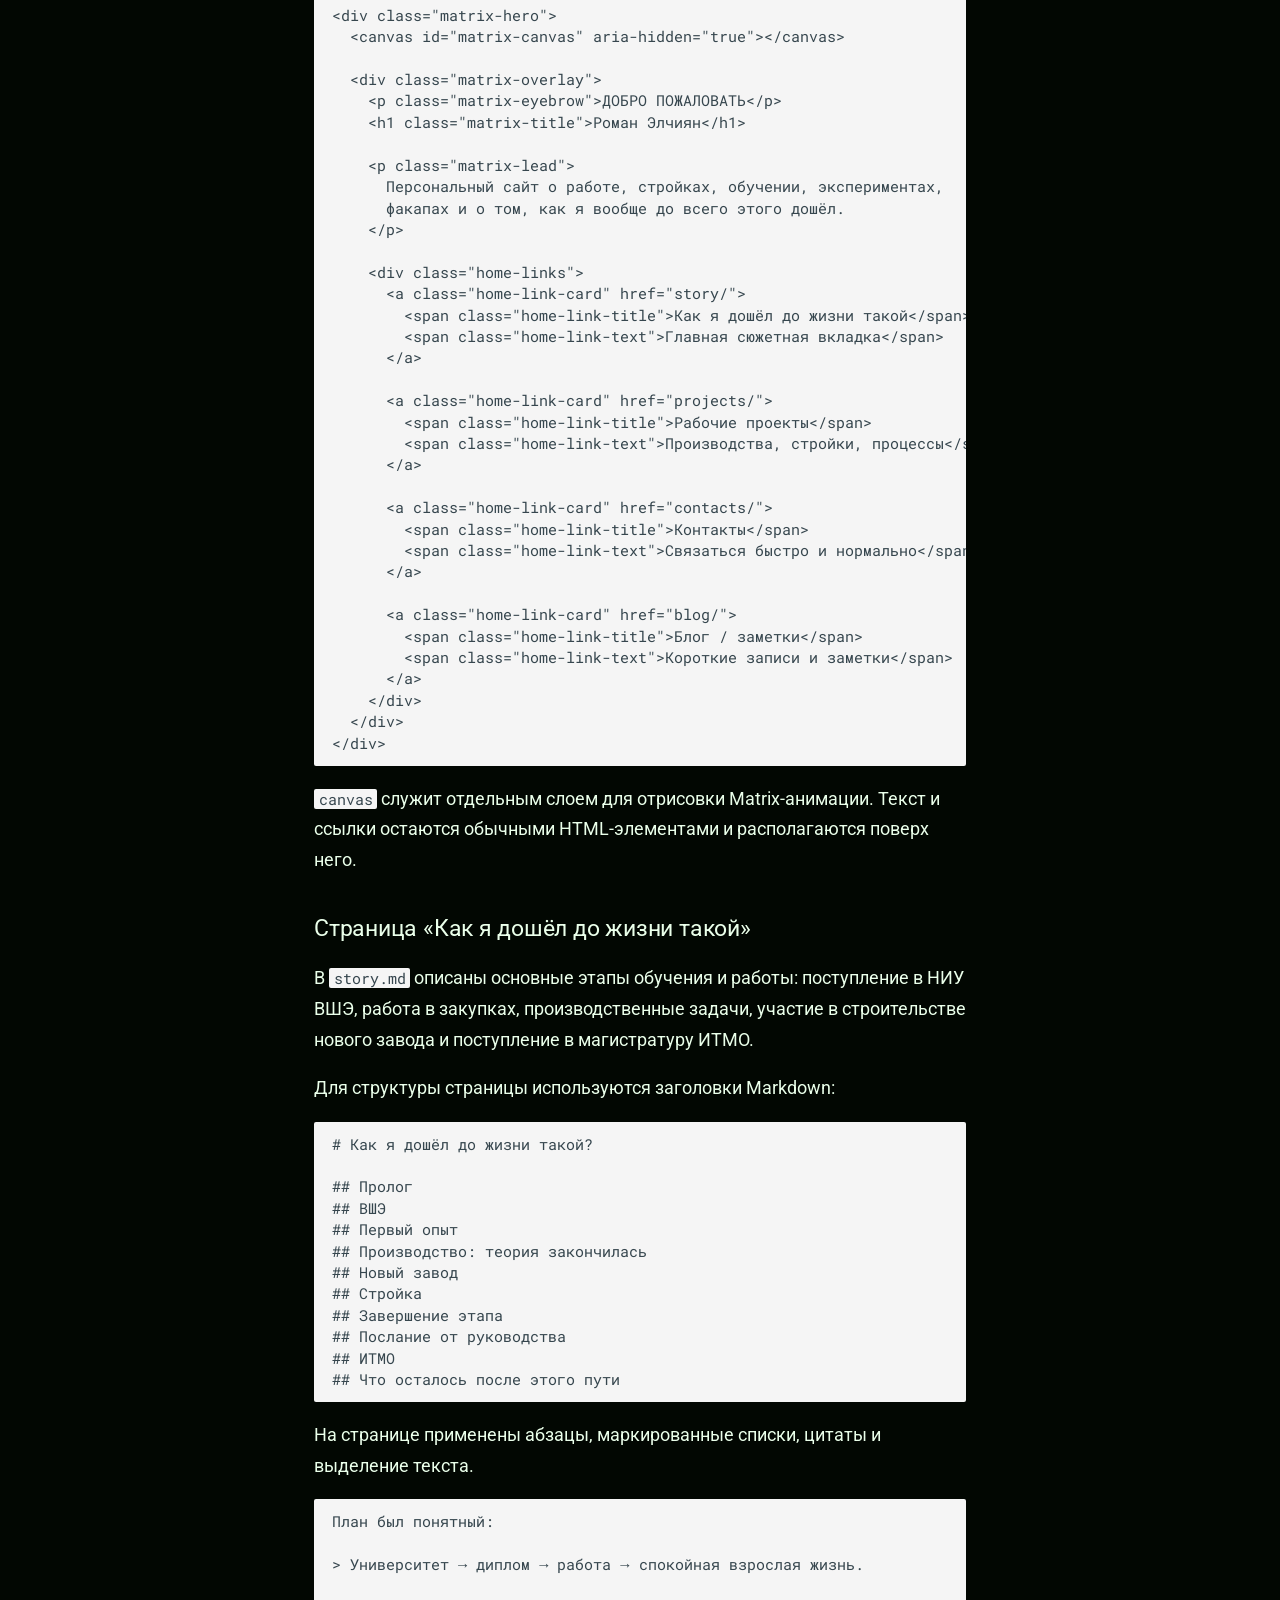
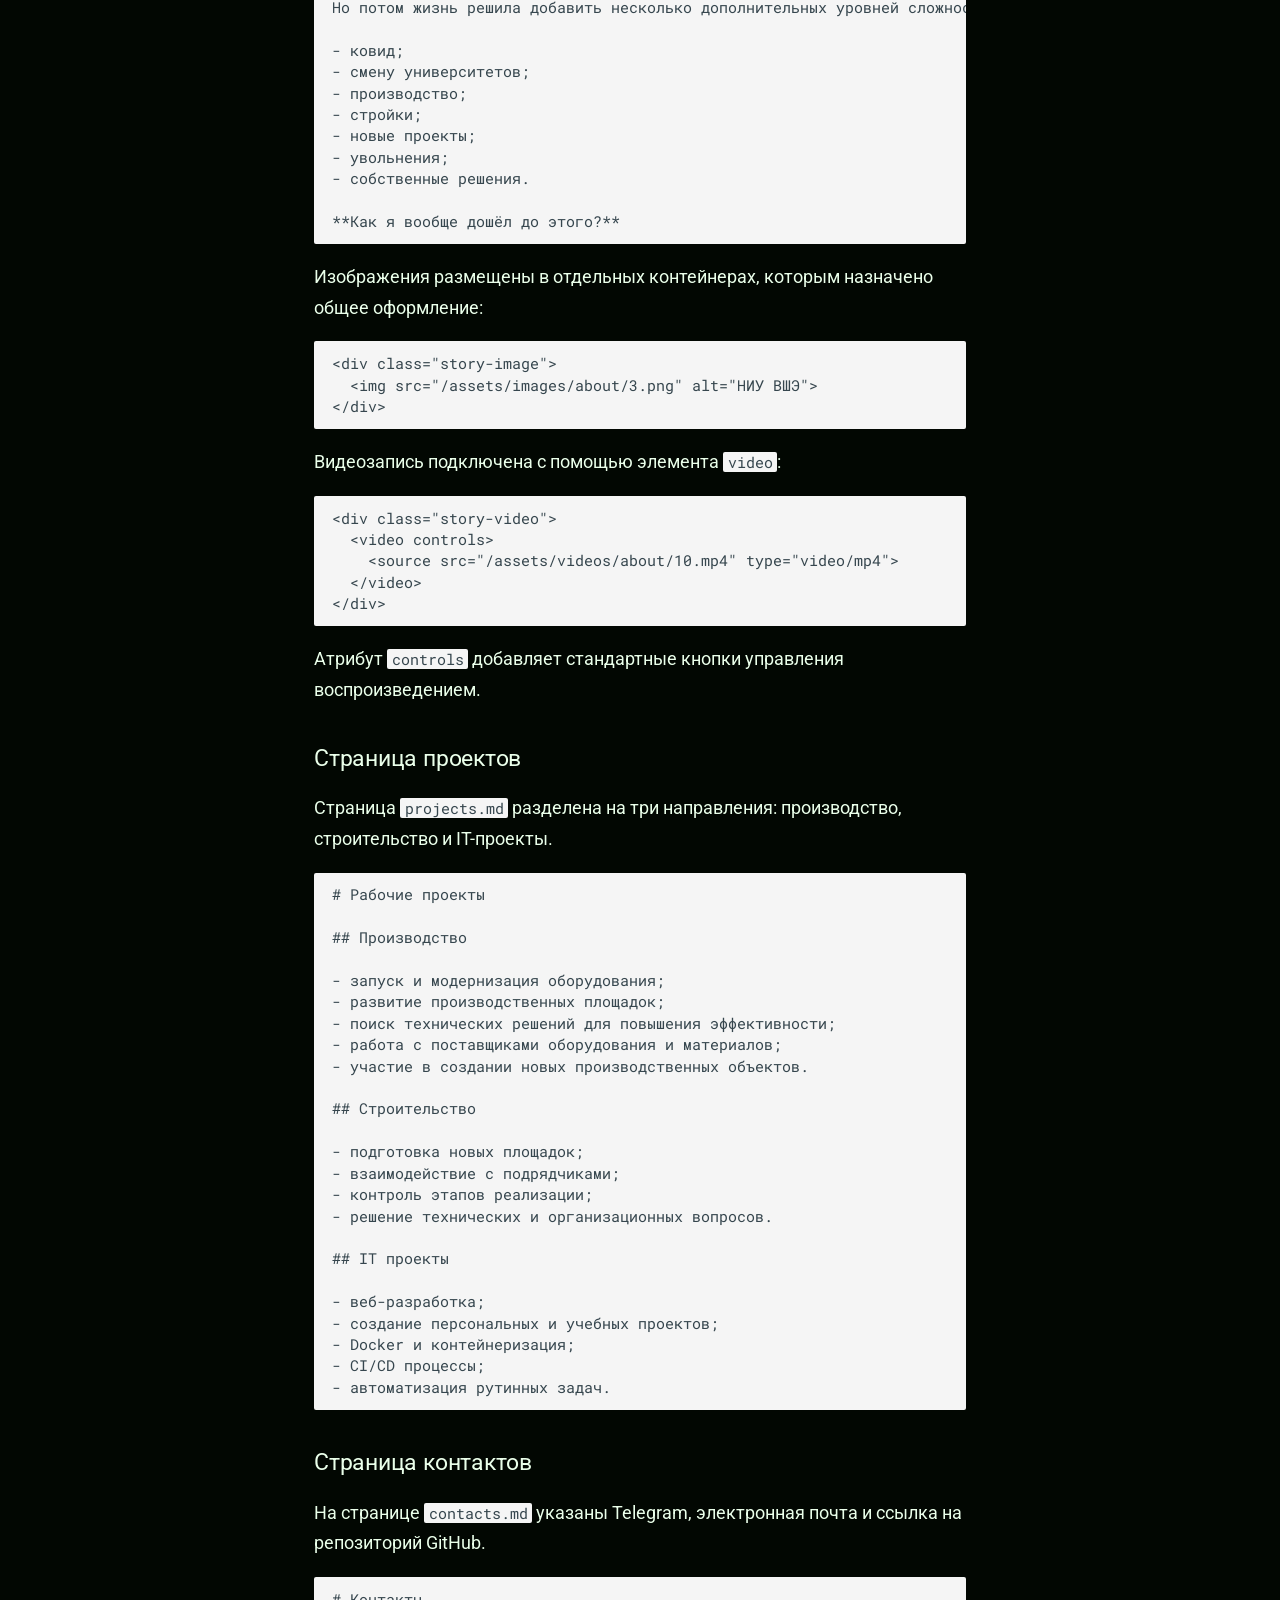
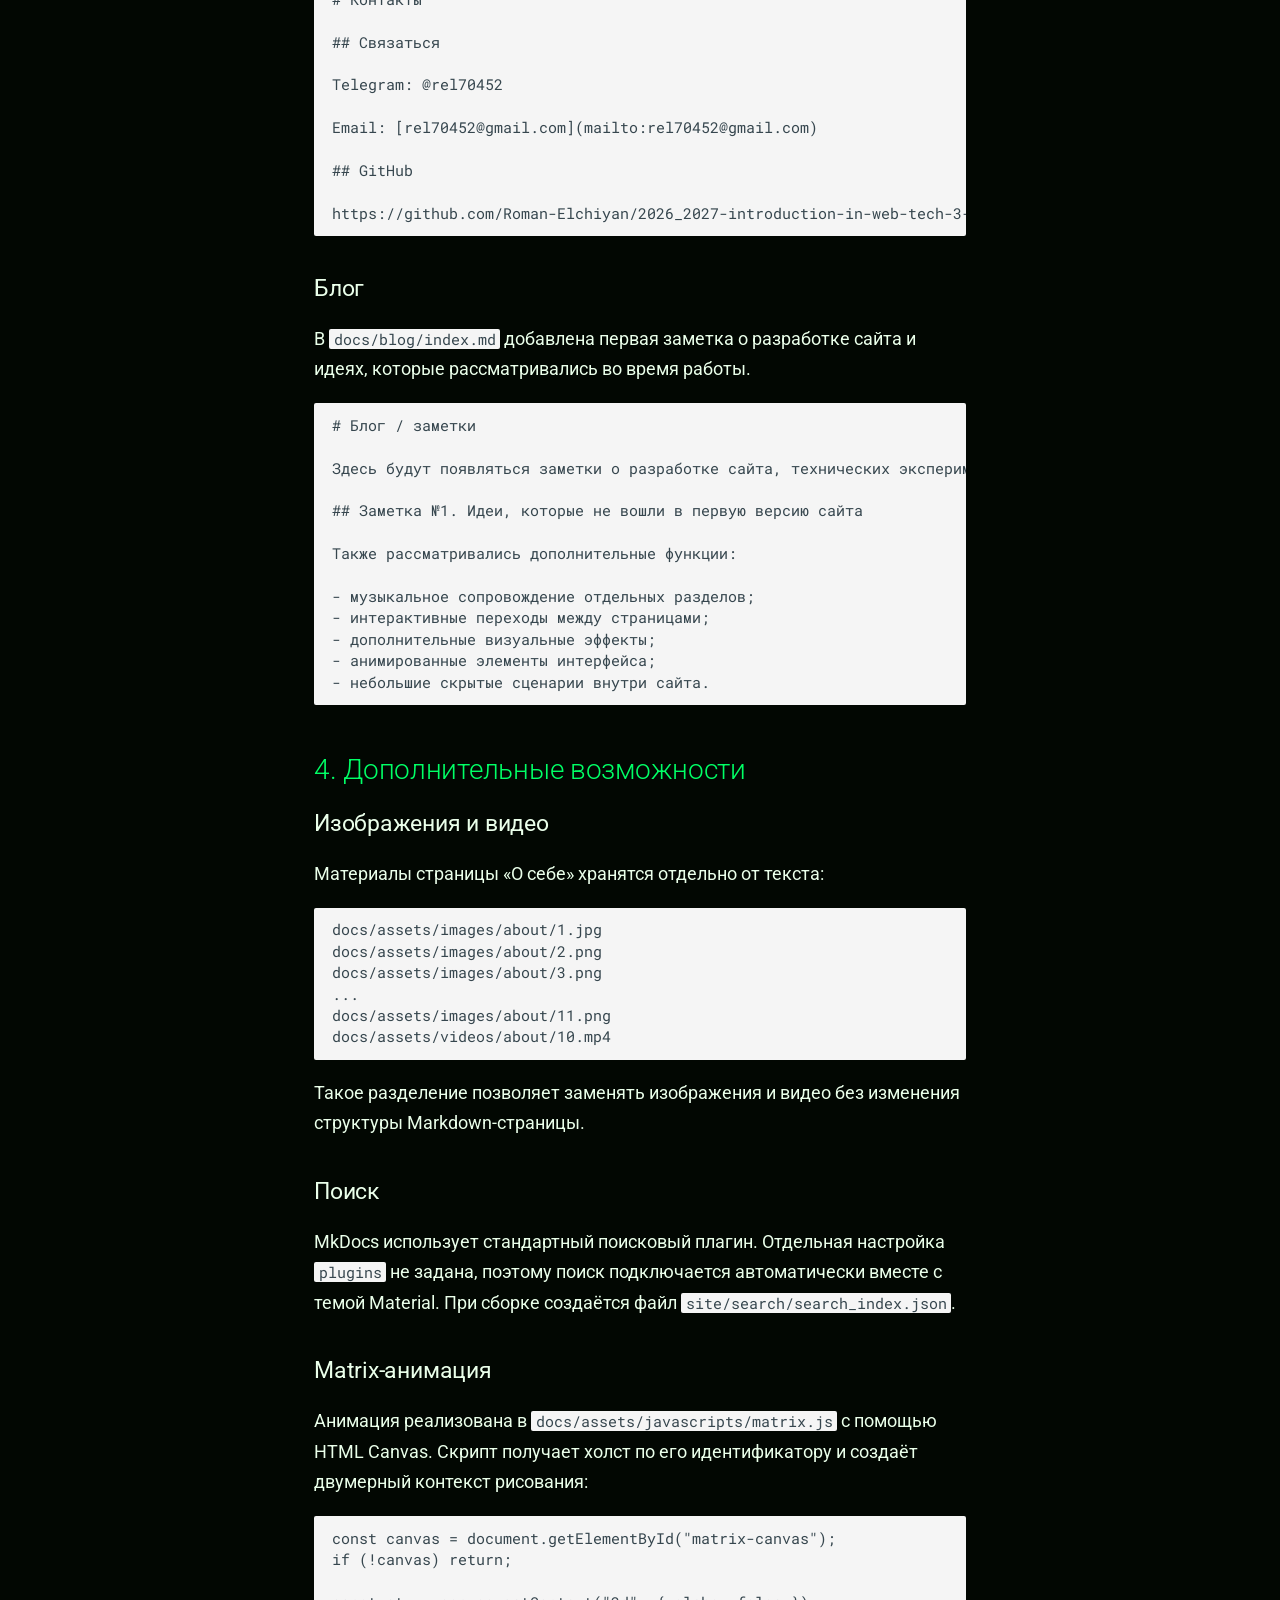
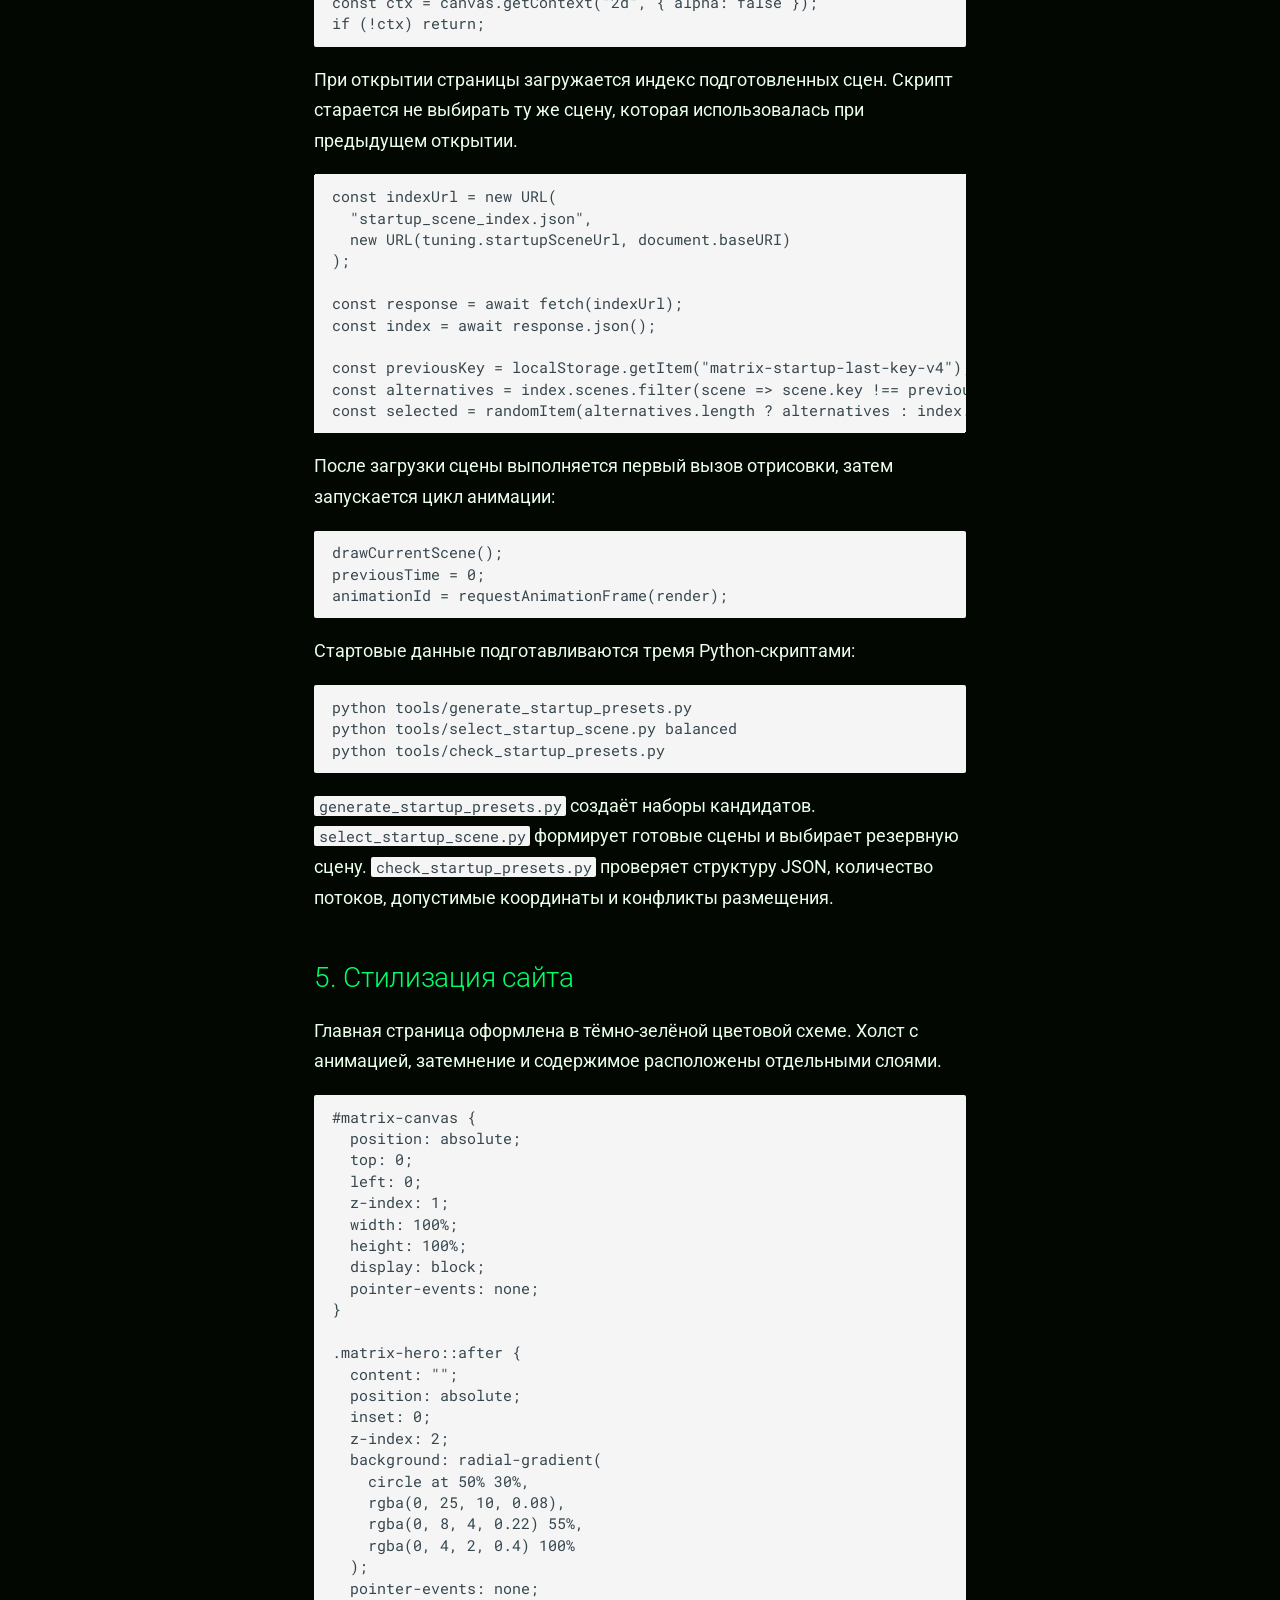
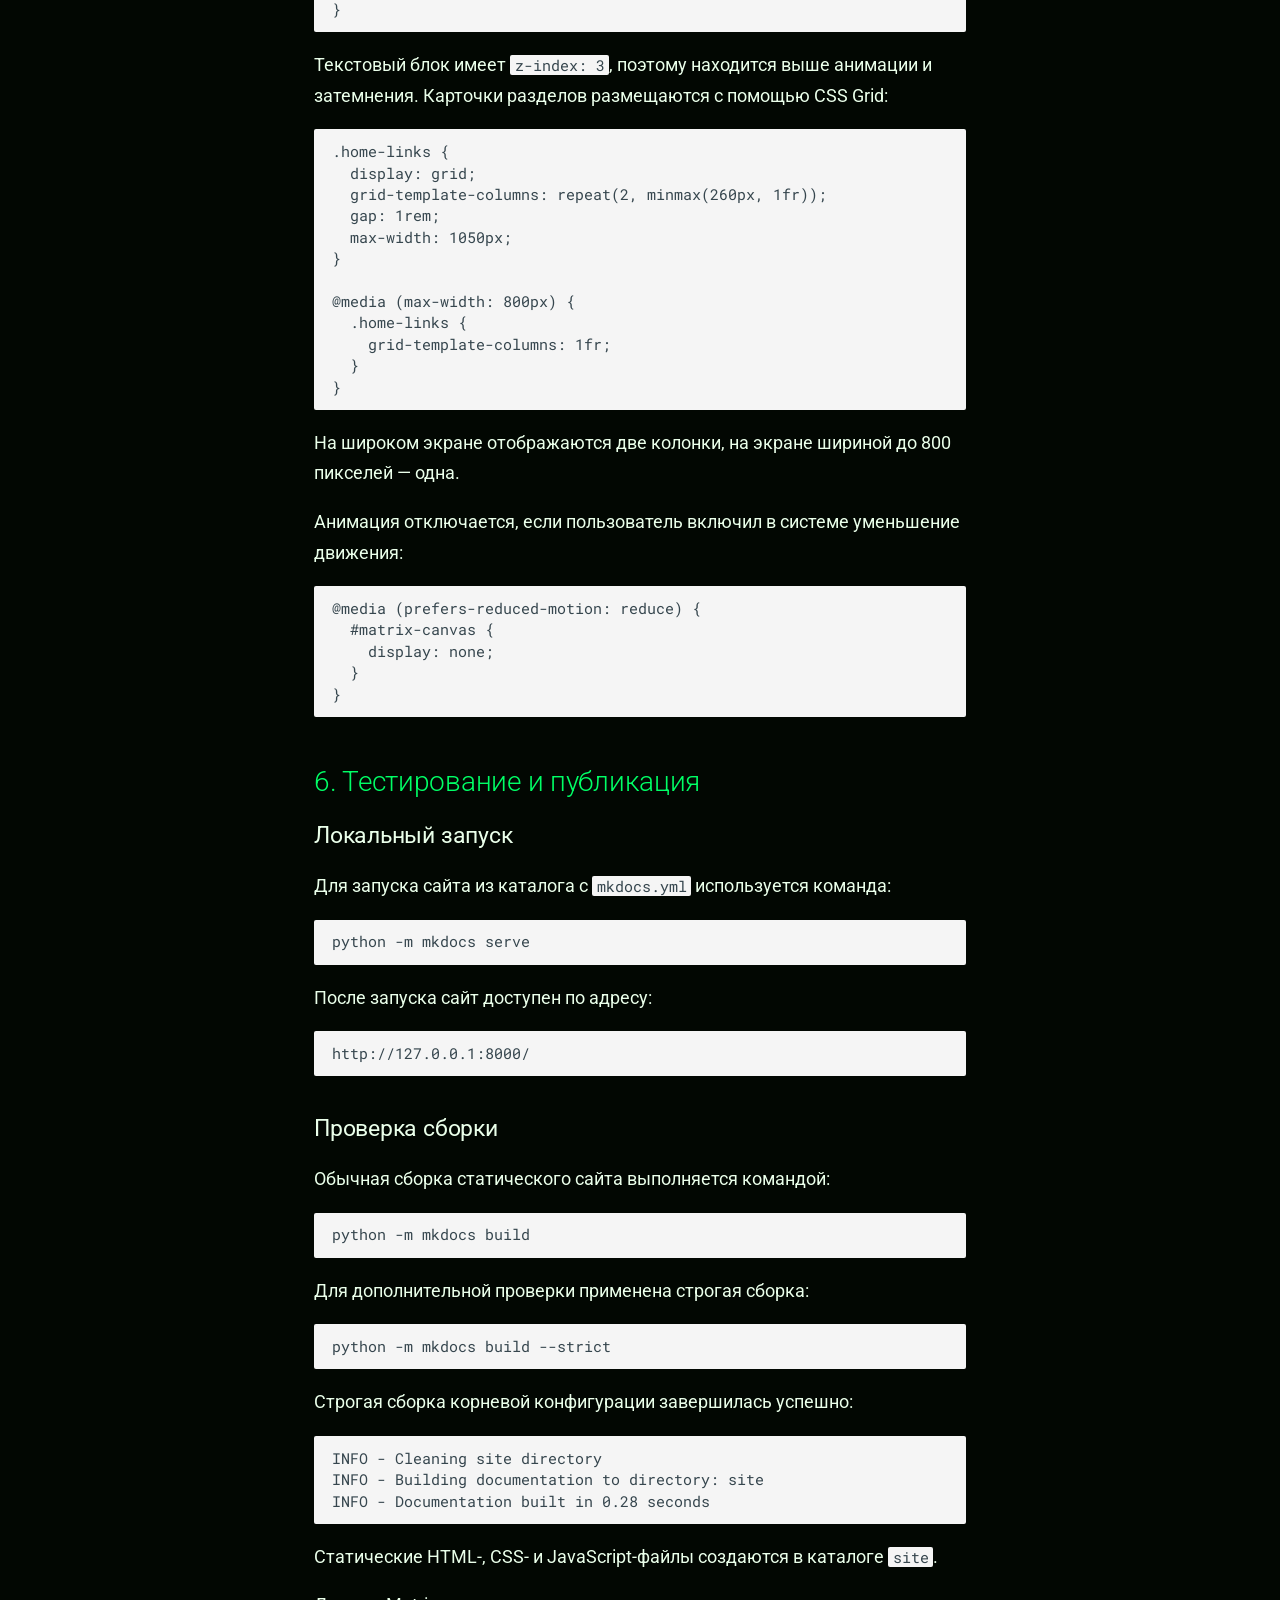
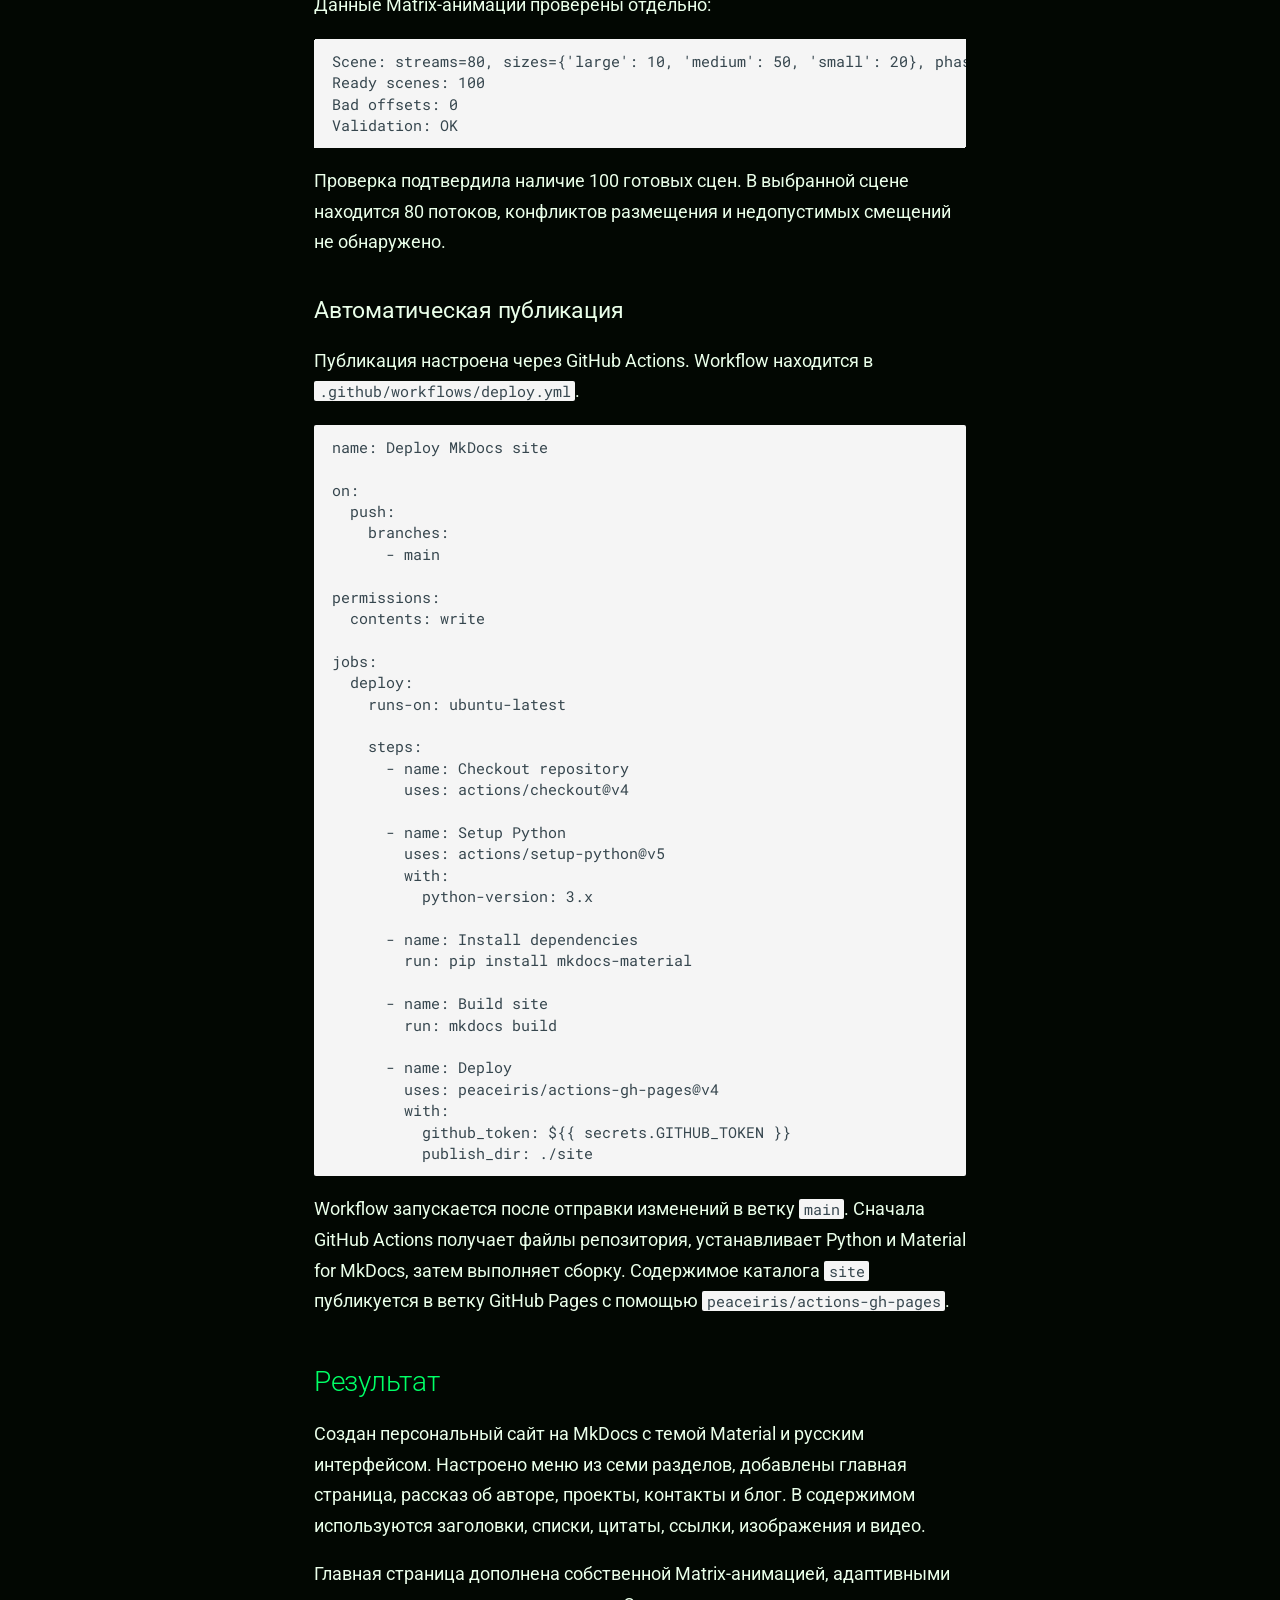
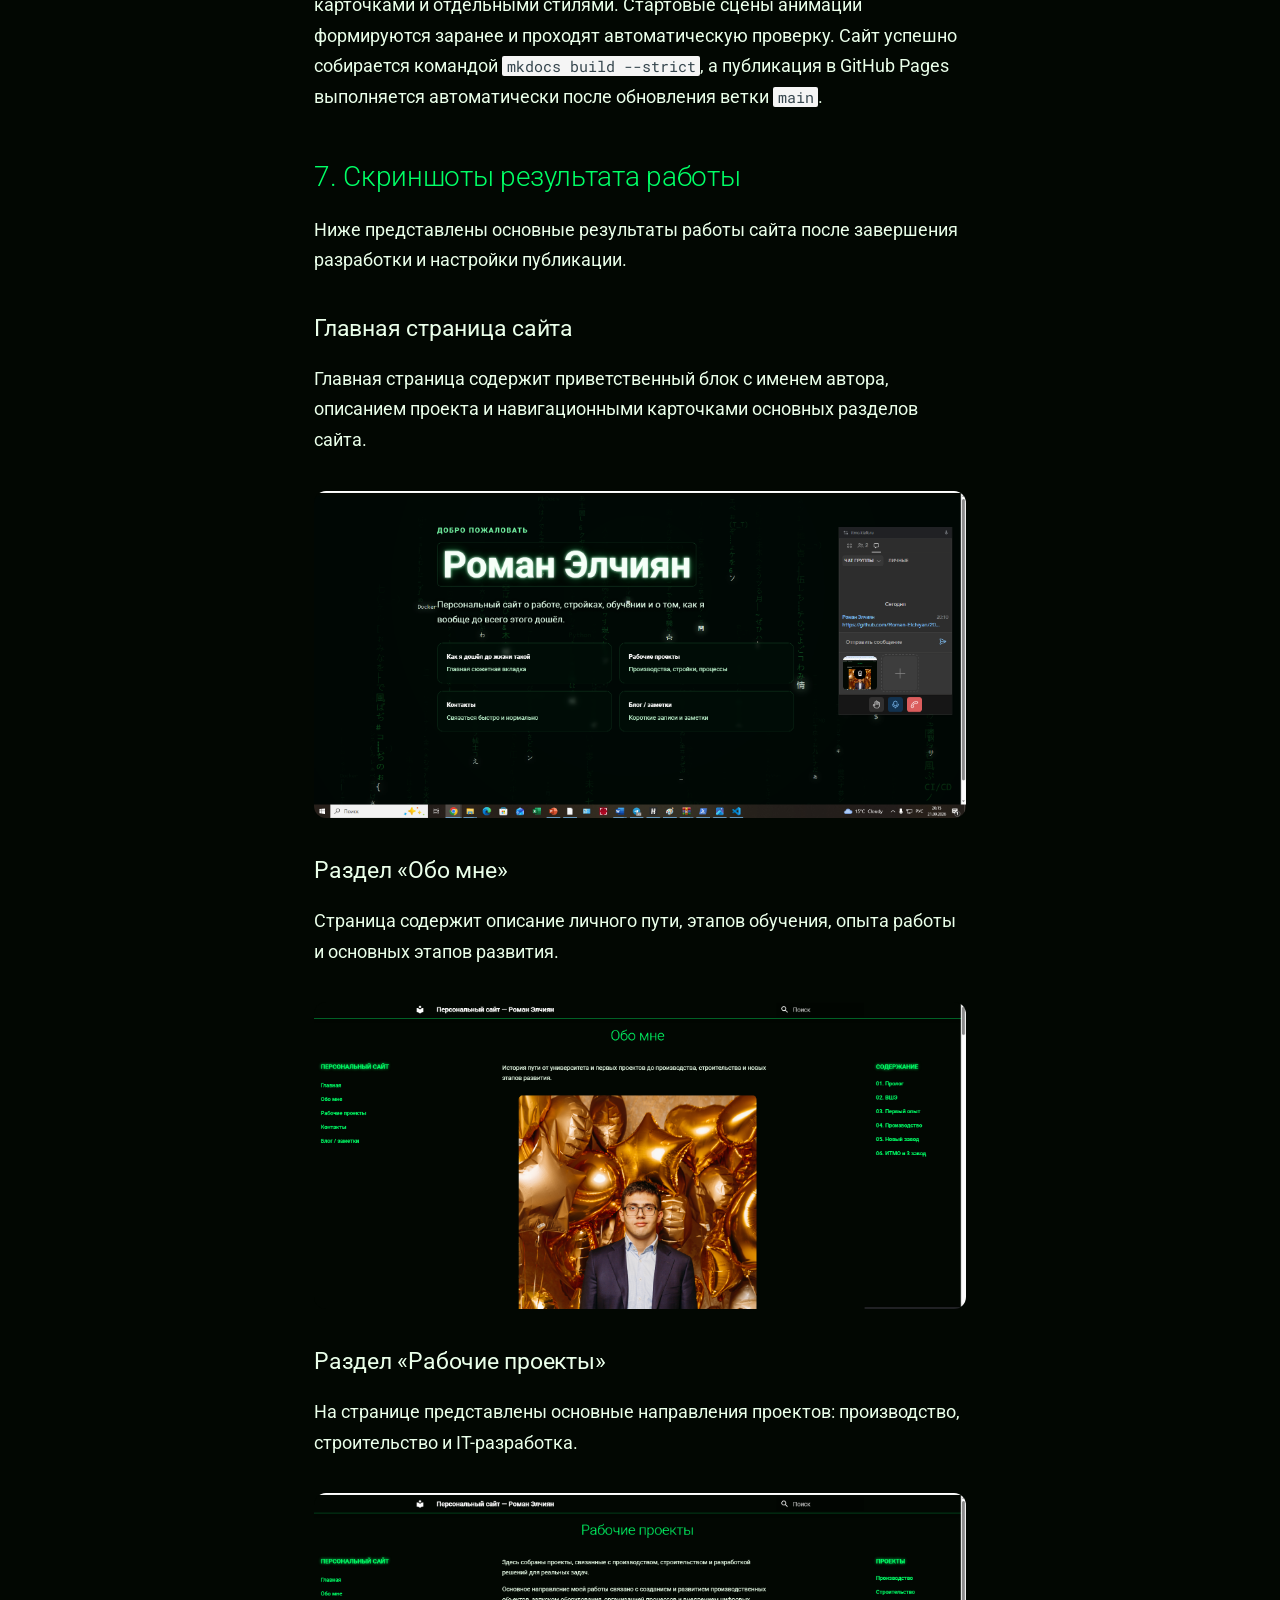
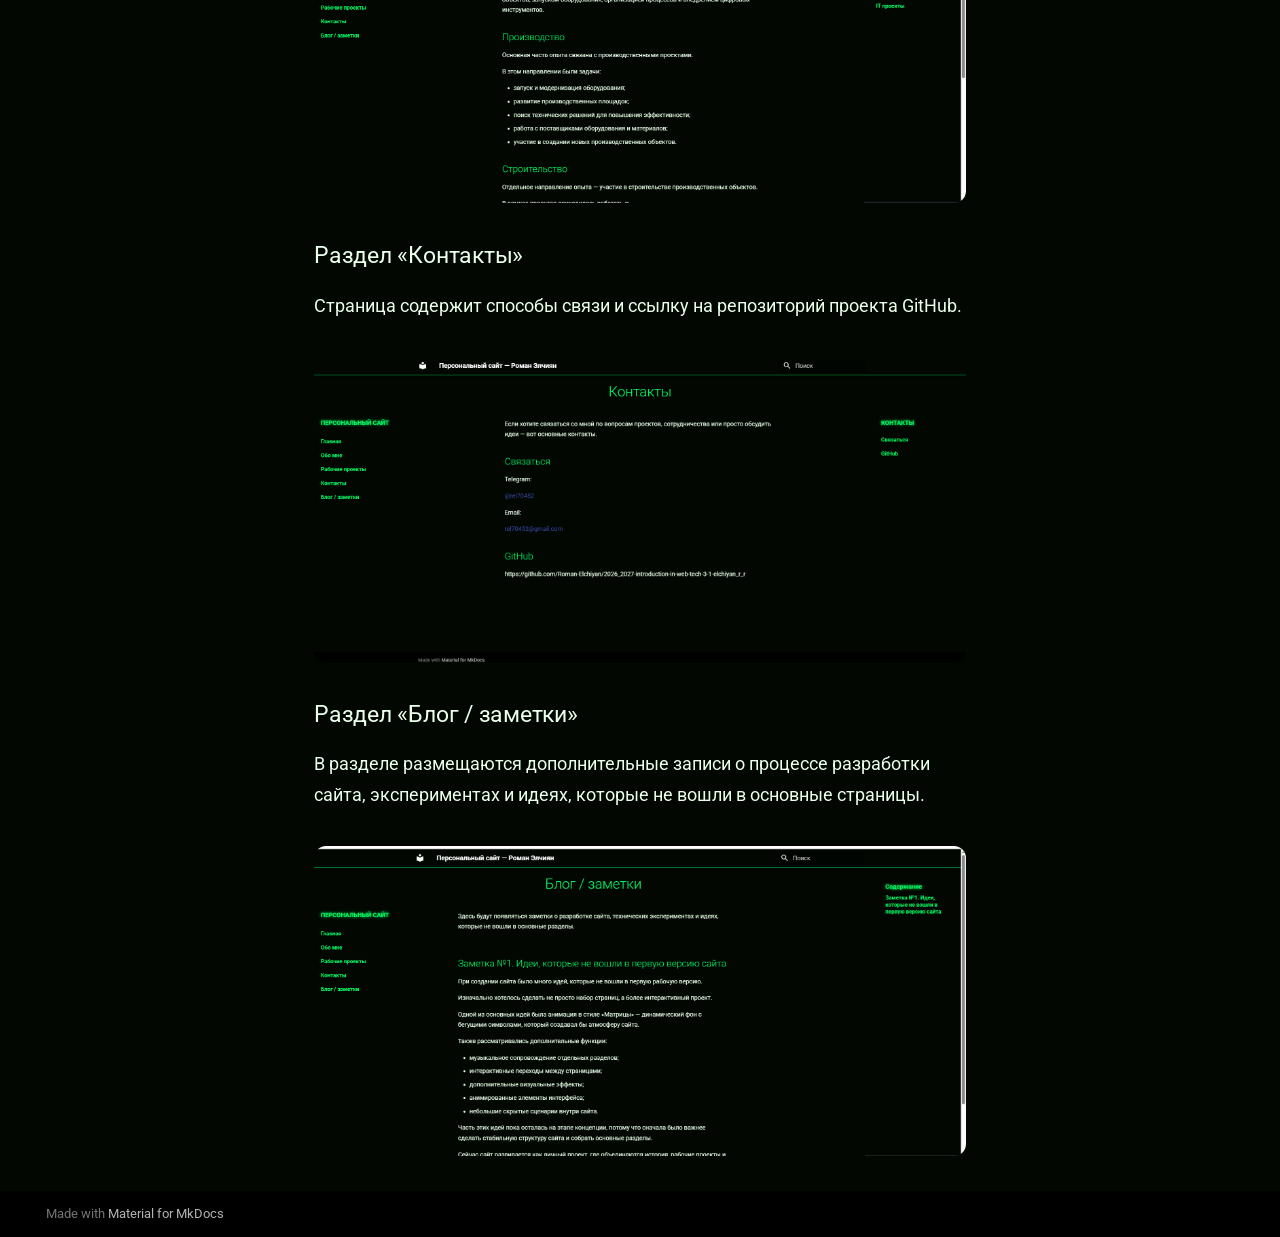
<file: coursework_report/index.html>
<!doctype html>
<html lang="ru" class="no-js">
  <head>
    
      <meta charset="utf-8">
      <meta name="viewport" content="width=device-width,initial-scale=1">
      
      
        <meta name="author" content="Эльчиян Р. Р.">
      
      
      
      
      
        
      
      
      <link rel="icon" href="../assets/images/favicon.png">
      <meta name="generator" content="mkdocs-1.6.1, mkdocs-material-9.7.7">
    
    
      
        <title>Coursework report - Персональный сайт — Роман Элчиян</title>
      
    
    
      <link rel="stylesheet" href="../assets/stylesheets/main.ec1eaa64.min.css">
      
      


    
    
      
    
    
      
        
        
        <link rel="preconnect" href="https://fonts.gstatic.com" crossorigin>
        <link rel="stylesheet" href="https://fonts.googleapis.com/css?family=Roboto:300,300i,400,400i,700,700i%7CRoboto+Mono:400,400i,700,700i&display=fallback">
        <style>:root{--md-text-font:"Roboto";--md-code-font:"Roboto Mono"}</style>
      
    
    
      <link rel="stylesheet" href="../assets/stylesheets/site.css">
    
      <link rel="stylesheet" href="../assets/stylesheets/matrix.css">
    
      <link rel="stylesheet" href="../assets/stylesheets/story.css">
    
    <script>__md_scope=new URL("..",location),__md_hash=e=>[...e].reduce(((e,_)=>(e<<5)-e+_.charCodeAt(0)),0),__md_get=(e,_=localStorage,t=__md_scope)=>JSON.parse(_.getItem(t.pathname+"."+e)),__md_set=(e,_,t=localStorage,a=__md_scope)=>{try{t.setItem(a.pathname+"."+e,JSON.stringify(_))}catch(e){}}</script>
    
      

    
    
  </head>
  
  
    <body dir="ltr">
  
    
    <input class="md-toggle" data-md-toggle="drawer" type="checkbox" id="__drawer" autocomplete="off">
    <input class="md-toggle" data-md-toggle="search" type="checkbox" id="__search" autocomplete="off">
    <label class="md-overlay" for="__drawer"></label>
    <div data-md-component="skip">
      
        
        <a href="#mkdocs" class="md-skip">
          Перейти к содержанию
        </a>
      
    </div>
    <div data-md-component="announce">
      
    </div>
    
    
      

  

<header class="md-header md-header--shadow" data-md-component="header">
  <nav class="md-header__inner md-grid" aria-label="Верхний колонтитул">
    <a href=".." title="Персональный сайт — Роман Элчиян" class="md-header__button md-logo" aria-label="Персональный сайт — Роман Элчиян" data-md-component="logo">
      
  
  <svg xmlns="http://www.w3.org/2000/svg" viewBox="0 0 24 24"><path d="M12 8a3 3 0 0 0 3-3 3 3 0 0 0-3-3 3 3 0 0 0-3 3 3 3 0 0 0 3 3m0 3.54C9.64 9.35 6.5 8 3 8v11c3.5 0 6.64 1.35 9 3.54 2.36-2.19 5.5-3.54 9-3.54V8c-3.5 0-6.64 1.35-9 3.54"/></svg>

    </a>
    <label class="md-header__button md-icon" for="__drawer">
      
      <svg xmlns="http://www.w3.org/2000/svg" viewBox="0 0 24 24"><path d="M3 6h18v2H3zm0 5h18v2H3zm0 5h18v2H3z"/></svg>
    </label>
    <div class="md-header__title" data-md-component="header-title">
      <div class="md-header__ellipsis">
        <div class="md-header__topic">
          <span class="md-ellipsis">
            Персональный сайт — Роман Элчиян
          </span>
        </div>
        <div class="md-header__topic" data-md-component="header-topic">
          <span class="md-ellipsis">
            
              Coursework report
            
          </span>
        </div>
      </div>
    </div>
    
    
      <script>var palette=__md_get("__palette");if(palette&&palette.color){if("(prefers-color-scheme)"===palette.color.media){var media=matchMedia("(prefers-color-scheme: light)"),input=document.querySelector(media.matches?"[data-md-color-media='(prefers-color-scheme: light)']":"[data-md-color-media='(prefers-color-scheme: dark)']");palette.color.media=input.getAttribute("data-md-color-media"),palette.color.scheme=input.getAttribute("data-md-color-scheme"),palette.color.primary=input.getAttribute("data-md-color-primary"),palette.color.accent=input.getAttribute("data-md-color-accent")}for(var[key,value]of Object.entries(palette.color))document.body.setAttribute("data-md-color-"+key,value)}</script>
    
    
    
      
      
        <label class="md-header__button md-icon" for="__search">
          
          <svg xmlns="http://www.w3.org/2000/svg" viewBox="0 0 24 24"><path d="M9.5 3A6.5 6.5 0 0 1 16 9.5c0 1.61-.59 3.09-1.56 4.23l.27.27h.79l5 5-1.5 1.5-5-5v-.79l-.27-.27A6.52 6.52 0 0 1 9.5 16 6.5 6.5 0 0 1 3 9.5 6.5 6.5 0 0 1 9.5 3m0 2C7 5 5 7 5 9.5S7 14 9.5 14 14 12 14 9.5 12 5 9.5 5"/></svg>
        </label>
        <div class="md-search" data-md-component="search" role="dialog">
  <label class="md-search__overlay" for="__search"></label>
  <div class="md-search__inner" role="search">
    <form class="md-search__form" name="search">
      <input type="text" class="md-search__input" name="query" aria-label="Поиск" placeholder="Поиск" autocapitalize="off" autocorrect="off" autocomplete="off" spellcheck="false" data-md-component="search-query" required>
      <label class="md-search__icon md-icon" for="__search">
        
        <svg xmlns="http://www.w3.org/2000/svg" viewBox="0 0 24 24"><path d="M9.5 3A6.5 6.5 0 0 1 16 9.5c0 1.61-.59 3.09-1.56 4.23l.27.27h.79l5 5-1.5 1.5-5-5v-.79l-.27-.27A6.52 6.52 0 0 1 9.5 16 6.5 6.5 0 0 1 3 9.5 6.5 6.5 0 0 1 9.5 3m0 2C7 5 5 7 5 9.5S7 14 9.5 14 14 12 14 9.5 12 5 9.5 5"/></svg>
        
        <svg xmlns="http://www.w3.org/2000/svg" viewBox="0 0 24 24"><path d="M20 11v2H8l5.5 5.5-1.42 1.42L4.16 12l7.92-7.92L13.5 5.5 8 11z"/></svg>
      </label>
      <nav class="md-search__options" aria-label="Поиск">
        
        <button type="reset" class="md-search__icon md-icon" title="Очистить" aria-label="Очистить" tabindex="-1">
          
          <svg xmlns="http://www.w3.org/2000/svg" viewBox="0 0 24 24"><path d="M19 6.41 17.59 5 12 10.59 6.41 5 5 6.41 10.59 12 5 17.59 6.41 19 12 13.41 17.59 19 19 17.59 13.41 12z"/></svg>
        </button>
      </nav>
      
    </form>
    <div class="md-search__output">
      <div class="md-search__scrollwrap" tabindex="0" data-md-scrollfix>
        <div class="md-search-result" data-md-component="search-result">
          <div class="md-search-result__meta">
            Инициализация поиска
          </div>
          <ol class="md-search-result__list" role="presentation"></ol>
        </div>
      </div>
    </div>
  </div>
</div>
      
    
    
  </nav>
  
</header>
    
    <div class="md-container" data-md-component="container">
      
      
        
          
        
      
      <main class="md-main" data-md-component="main">
        <div class="md-main__inner md-grid">
          
            
              
              <div class="md-sidebar md-sidebar--primary" data-md-component="sidebar" data-md-type="navigation" >
                <div class="md-sidebar__scrollwrap">
                  <div class="md-sidebar__inner">
                    



<nav class="md-nav md-nav--primary" aria-label="Навигация" data-md-level="0">
  <label class="md-nav__title" for="__drawer">
    <a href=".." title="Персональный сайт — Роман Элчиян" class="md-nav__button md-logo" aria-label="Персональный сайт — Роман Элчиян" data-md-component="logo">
      
  
  <svg xmlns="http://www.w3.org/2000/svg" viewBox="0 0 24 24"><path d="M12 8a3 3 0 0 0 3-3 3 3 0 0 0-3-3 3 3 0 0 0-3 3 3 3 0 0 0 3 3m0 3.54C9.64 9.35 6.5 8 3 8v11c3.5 0 6.64 1.35 9 3.54 2.36-2.19 5.5-3.54 9-3.54V8c-3.5 0-6.64 1.35-9 3.54"/></svg>

    </a>
    Персональный сайт — Роман Элчиян
  </label>
  
  <ul class="md-nav__list" data-md-scrollfix>
    
      
      
  
  
  
  
    <li class="md-nav__item">
      <a href=".." class="md-nav__link">
        
  
  
  <span class="md-ellipsis">
    
  
    Главная
  

    
  </span>
  
  

      </a>
    </li>
  

    
      
      
  
  
  
  
    <li class="md-nav__item">
      <a href="../story/" class="md-nav__link">
        
  
  
  <span class="md-ellipsis">
    
  
    Обо мне
  

    
  </span>
  
  

      </a>
    </li>
  

    
      
      
  
  
  
  
    <li class="md-nav__item">
      <a href="../projects/" class="md-nav__link">
        
  
  
  <span class="md-ellipsis">
    
  
    Рабочие проекты
  

    
  </span>
  
  

      </a>
    </li>
  

    
      
      
  
  
  
  
    <li class="md-nav__item">
      <a href="../now/" class="md-nav__link">
        
  
  
  <span class="md-ellipsis">
    
  
    Сейчас
  

    
  </span>
  
  

      </a>
    </li>
  

    
      
      
  
  
  
  
    <li class="md-nav__item">
      <a href="../contacts/" class="md-nav__link">
        
  
  
  <span class="md-ellipsis">
    
  
    Контакты
  

    
  </span>
  
  

      </a>
    </li>
  

    
      
      
  
  
  
  
    <li class="md-nav__item">
      <a href="../blog/" class="md-nav__link">
        
  
  
  <span class="md-ellipsis">
    
  
    Блог / заметки
  

    
  </span>
  
  

      </a>
    </li>
  

    
  </ul>
</nav>
                  </div>
                </div>
              </div>
            
            
              
              <div class="md-sidebar md-sidebar--secondary" data-md-component="sidebar" data-md-type="toc" >
                <div class="md-sidebar__scrollwrap">
                  <div class="md-sidebar__inner">
                    

<nav class="md-nav md-nav--secondary" aria-label="Содержание">
  
  
  
    
  
  
    <label class="md-nav__title" for="__toc">
      <span class="md-nav__icon md-icon"></span>
      Содержание
    </label>
    <ul class="md-nav__list" data-md-component="toc" data-md-scrollfix>
      
        <li class="md-nav__item">
  <a href="#_1" class="md-nav__link">
    <span class="md-ellipsis">
      
        Цель работы
      
    </span>
  </a>
  
</li>
      
        <li class="md-nav__item">
  <a href="#1" class="md-nav__link">
    <span class="md-ellipsis">
      
        1. Подготовка проекта
      
    </span>
  </a>
  
</li>
      
        <li class="md-nav__item">
  <a href="#2-mkdocs" class="md-nav__link">
    <span class="md-ellipsis">
      
        2. Настройка MkDocs
      
    </span>
  </a>
  
</li>
      
        <li class="md-nav__item">
  <a href="#3" class="md-nav__link">
    <span class="md-ellipsis">
      
        3. Создание страниц
      
    </span>
  </a>
  
    <nav class="md-nav" aria-label="3. Создание страниц">
      <ul class="md-nav__list">
        
          <li class="md-nav__item">
  <a href="#_2" class="md-nav__link">
    <span class="md-ellipsis">
      
        Главная страница
      
    </span>
  </a>
  
</li>
        
          <li class="md-nav__item">
  <a href="#_3" class="md-nav__link">
    <span class="md-ellipsis">
      
        Страница «Как я дошёл до жизни такой»
      
    </span>
  </a>
  
</li>
        
          <li class="md-nav__item">
  <a href="#_4" class="md-nav__link">
    <span class="md-ellipsis">
      
        Страница проектов
      
    </span>
  </a>
  
</li>
        
          <li class="md-nav__item">
  <a href="#_5" class="md-nav__link">
    <span class="md-ellipsis">
      
        Страница контактов
      
    </span>
  </a>
  
</li>
        
          <li class="md-nav__item">
  <a href="#_6" class="md-nav__link">
    <span class="md-ellipsis">
      
        Блог
      
    </span>
  </a>
  
</li>
        
      </ul>
    </nav>
  
</li>
      
        <li class="md-nav__item">
  <a href="#4" class="md-nav__link">
    <span class="md-ellipsis">
      
        4. Дополнительные возможности
      
    </span>
  </a>
  
    <nav class="md-nav" aria-label="4. Дополнительные возможности">
      <ul class="md-nav__list">
        
          <li class="md-nav__item">
  <a href="#_7" class="md-nav__link">
    <span class="md-ellipsis">
      
        Изображения и видео
      
    </span>
  </a>
  
</li>
        
          <li class="md-nav__item">
  <a href="#_8" class="md-nav__link">
    <span class="md-ellipsis">
      
        Поиск
      
    </span>
  </a>
  
</li>
        
          <li class="md-nav__item">
  <a href="#matrix-" class="md-nav__link">
    <span class="md-ellipsis">
      
        Matrix-анимация
      
    </span>
  </a>
  
</li>
        
      </ul>
    </nav>
  
</li>
      
        <li class="md-nav__item">
  <a href="#5" class="md-nav__link">
    <span class="md-ellipsis">
      
        5. Стилизация сайта
      
    </span>
  </a>
  
</li>
      
        <li class="md-nav__item">
  <a href="#6" class="md-nav__link">
    <span class="md-ellipsis">
      
        6. Тестирование и публикация
      
    </span>
  </a>
  
    <nav class="md-nav" aria-label="6. Тестирование и публикация">
      <ul class="md-nav__list">
        
          <li class="md-nav__item">
  <a href="#_9" class="md-nav__link">
    <span class="md-ellipsis">
      
        Локальный запуск
      
    </span>
  </a>
  
</li>
        
          <li class="md-nav__item">
  <a href="#_10" class="md-nav__link">
    <span class="md-ellipsis">
      
        Проверка сборки
      
    </span>
  </a>
  
</li>
        
          <li class="md-nav__item">
  <a href="#_11" class="md-nav__link">
    <span class="md-ellipsis">
      
        Автоматическая публикация
      
    </span>
  </a>
  
</li>
        
      </ul>
    </nav>
  
</li>
      
        <li class="md-nav__item">
  <a href="#_12" class="md-nav__link">
    <span class="md-ellipsis">
      
        Результат
      
    </span>
  </a>
  
</li>
      
        <li class="md-nav__item">
  <a href="#7" class="md-nav__link">
    <span class="md-ellipsis">
      
        7. Скриншоты результата работы
      
    </span>
  </a>
  
    <nav class="md-nav" aria-label="7. Скриншоты результата работы">
      <ul class="md-nav__list">
        
          <li class="md-nav__item">
  <a href="#_13" class="md-nav__link">
    <span class="md-ellipsis">
      
        Главная страница сайта
      
    </span>
  </a>
  
</li>
        
          <li class="md-nav__item">
  <a href="#_14" class="md-nav__link">
    <span class="md-ellipsis">
      
        Раздел «Обо мне»
      
    </span>
  </a>
  
</li>
        
          <li class="md-nav__item">
  <a href="#_15" class="md-nav__link">
    <span class="md-ellipsis">
      
        Раздел «Рабочие проекты»
      
    </span>
  </a>
  
</li>
        
          <li class="md-nav__item">
  <a href="#_16" class="md-nav__link">
    <span class="md-ellipsis">
      
        Раздел «Контакты»
      
    </span>
  </a>
  
</li>
        
          <li class="md-nav__item">
  <a href="#_17" class="md-nav__link">
    <span class="md-ellipsis">
      
        Раздел «Блог / заметки»
      
    </span>
  </a>
  
</li>
        
      </ul>
    </nav>
  
</li>
      
    </ul>
  
</nav>
                  </div>
                </div>
              </div>
            
          
          
            <div class="md-content" data-md-component="content">
              
              <article class="md-content__inner md-typeset">
                
                  



<p>Date of create: 21.09.2026<br />
Date of finished: 21.09.2026</p>
<h1 id="mkdocs">Курсовая работа. Создание персонального сайта с использованием MkDocs</h1>
<h2 id="_1">Цель работы</h2>
<p>Создать персональный сайт на MkDocs, настроить тему Material и навигацию, добавить страницы с информацией об авторе и проектах, оформить сайт с помощью Markdown, CSS и JavaScript и настроить публикацию через GitHub Pages.</p>
<h2 id="1">1. Подготовка проекта</h2>
<p>Для работы сайта используются Python, MkDocs и тема Material for MkDocs.</p>
<p>Установка компонентов:</p>
<pre><code class="language-powershell">python --version
python -m pip install mkdocs
python -m pip install mkdocs-material
python -m mkdocs --version
</code></pre>
<p><code>python --version</code> проверяет установленную версию Python. Две следующие команды устанавливают MkDocs и тему Material. Последняя команда подтверждает, что MkDocs доступен для запуска.</p>
<p>Первоначальное создание проекта выполняется командами:</p>
<pre><code class="language-powershell">mkdir coursework
cd coursework
python -m mkdocs new .
</code></pre>
<p>После <code>mkdocs new</code> создаются файл конфигурации <code>mkdocs.yml</code> и каталог <code>docs</code> для страниц сайта.</p>
<p>Основная структура проекта:</p>
<pre><code class="language-text">coursework/
├── docs/
│   ├── index.md
│   ├── story.md
│   ├── projects.md
│   ├── experiments.md
│   ├── now.md
│   ├── contacts.md
│   ├── blog/
│   │   └── index.md
│   └── assets/
│       ├── data/
│       ├── images/
│       ├── javascripts/
│       ├── stylesheets/
│       └── videos/
├── tools/
├── .github/workflows/deploy.yml
└── mkdocs.yml
</code></pre>
<p>Markdown-файлы содержат текст страниц. Каталог <code>assets</code> используется для стилей, JavaScript, изображений, видео и данных Matrix-анимации. В <code>tools</code> находятся Python-скрипты подготовки стартовых сцен.</p>
<h2 id="2-mkdocs">2. Настройка MkDocs</h2>
<p>В корневом файле <code>mkdocs.yml</code> указаны название, описание, автор и адрес сайта. Также подключена тема Material с русским языком интерфейса.</p>
<pre><code class="language-yaml">site_name: Персональный сайт — Роман Элчиян
site_description: &quot;Персональный сайт в рамках курса «Введение в веб технологии»&quot;
site_author: &quot;Эльчиян Роман Романович&quot;
site_url: &quot;https://roman70452.github.io/2026_2027-introduction-in-web-tech-3-1-elchiyan_r_r/&quot;

theme:
  name: material
  language: ru

nav:
  - Главная: index.md
  - Как я дошёл до жизни такой: story.md
  - Рабочие проекты: projects.md
  - Факапы, эксперименты и побочные эффекты: experiments.md
  - Сейчас: now.md
  - Контакты: contacts.md
  - Блог / заметки: blog/index.md

extra_css:
  - assets/stylesheets/site.css
  - assets/stylesheets/matrix.css
  - assets/stylesheets/story.css

extra_javascript:
  - assets/javascripts/matrix.js
</code></pre>
<p>Блок <code>nav</code> задаёт порядок страниц в меню. Через <code>extra_css</code> подключены общие стили, оформление Matrix-анимации и страницы с историей. Через <code>extra_javascript</code> подключён файл <code>matrix.js</code>.</p>
<h2 id="3">3. Создание страниц</h2>
<h3 id="_2">Главная страница</h3>
<p>Главная страница находится в <code>docs/index.md</code>. Стандартная боковая навигация и оглавление на ней скрыты с помощью параметров в начале файла:</p>
<pre><code class="language-yaml">---
hide:
  - navigation
  - toc
---
</code></pre>
<p>Основная часть страницы состоит из холста для анимации, имени автора, короткого описания и карточек со ссылками на разделы.</p>
<pre><code class="language-html">&lt;div class=&quot;matrix-hero&quot;&gt;
  &lt;canvas id=&quot;matrix-canvas&quot; aria-hidden=&quot;true&quot;&gt;&lt;/canvas&gt;

  &lt;div class=&quot;matrix-overlay&quot;&gt;
    &lt;p class=&quot;matrix-eyebrow&quot;&gt;ДОБРО ПОЖАЛОВАТЬ&lt;/p&gt;
    &lt;h1 class=&quot;matrix-title&quot;&gt;Роман Элчиян&lt;/h1&gt;

    &lt;p class=&quot;matrix-lead&quot;&gt;
      Персональный сайт о работе, стройках, обучении, экспериментах,
      факапах и о том, как я вообще до всего этого дошёл.
    &lt;/p&gt;

    &lt;div class=&quot;home-links&quot;&gt;
      &lt;a class=&quot;home-link-card&quot; href=&quot;story/&quot;&gt;
        &lt;span class=&quot;home-link-title&quot;&gt;Как я дошёл до жизни такой&lt;/span&gt;
        &lt;span class=&quot;home-link-text&quot;&gt;Главная сюжетная вкладка&lt;/span&gt;
      &lt;/a&gt;

      &lt;a class=&quot;home-link-card&quot; href=&quot;projects/&quot;&gt;
        &lt;span class=&quot;home-link-title&quot;&gt;Рабочие проекты&lt;/span&gt;
        &lt;span class=&quot;home-link-text&quot;&gt;Производства, стройки, процессы&lt;/span&gt;
      &lt;/a&gt;

      &lt;a class=&quot;home-link-card&quot; href=&quot;contacts/&quot;&gt;
        &lt;span class=&quot;home-link-title&quot;&gt;Контакты&lt;/span&gt;
        &lt;span class=&quot;home-link-text&quot;&gt;Связаться быстро и нормально&lt;/span&gt;
      &lt;/a&gt;

      &lt;a class=&quot;home-link-card&quot; href=&quot;blog/&quot;&gt;
        &lt;span class=&quot;home-link-title&quot;&gt;Блог / заметки&lt;/span&gt;
        &lt;span class=&quot;home-link-text&quot;&gt;Короткие записи и заметки&lt;/span&gt;
      &lt;/a&gt;
    &lt;/div&gt;
  &lt;/div&gt;
&lt;/div&gt;
</code></pre>
<p><code>canvas</code> служит отдельным слоем для отрисовки Matrix-анимации. Текст и ссылки остаются обычными HTML-элементами и располагаются поверх него.</p>
<h3 id="_3">Страница «Как я дошёл до жизни такой»</h3>
<p>В <code>story.md</code> описаны основные этапы обучения и работы: поступление в НИУ ВШЭ, работа в закупках, производственные задачи, участие в строительстве нового завода и поступление в магистратуру ИТМО.</p>
<p>Для структуры страницы используются заголовки Markdown:</p>
<pre><code class="language-markdown"># Как я дошёл до жизни такой?

## Пролог
## ВШЭ
## Первый опыт
## Производство: теория закончилась
## Новый завод
## Стройка
## Завершение этапа
## Послание от руководства
## ИТМО
## Что осталось после этого пути
</code></pre>
<p>На странице применены абзацы, маркированные списки, цитаты и выделение текста.</p>
<pre><code class="language-markdown">План был понятный:

&gt; Университет → диплом → работа → спокойная взрослая жизнь.

Но потом жизнь решила добавить несколько дополнительных уровней сложности:

- ковид;
- смену университетов;
- производство;
- стройки;
- новые проекты;
- увольнения;
- собственные решения.

**Как я вообще дошёл до этого?**
</code></pre>
<p>Изображения размещены в отдельных контейнерах, которым назначено общее оформление:</p>
<pre><code class="language-html">&lt;div class=&quot;story-image&quot;&gt;
  &lt;img src=&quot;/assets/images/about/3.png&quot; alt=&quot;НИУ ВШЭ&quot;&gt;
&lt;/div&gt;
</code></pre>
<p>Видеозапись подключена с помощью элемента <code>video</code>:</p>
<pre><code class="language-html">&lt;div class=&quot;story-video&quot;&gt;
  &lt;video controls&gt;
    &lt;source src=&quot;/assets/videos/about/10.mp4&quot; type=&quot;video/mp4&quot;&gt;
  &lt;/video&gt;
&lt;/div&gt;
</code></pre>
<p>Атрибут <code>controls</code> добавляет стандартные кнопки управления воспроизведением.</p>
<h3 id="_4">Страница проектов</h3>
<p>Страница <code>projects.md</code> разделена на три направления: производство, строительство и IT-проекты.</p>
<pre><code class="language-markdown"># Рабочие проекты

## Производство

- запуск и модернизация оборудования;
- развитие производственных площадок;
- поиск технических решений для повышения эффективности;
- работа с поставщиками оборудования и материалов;
- участие в создании новых производственных объектов.

## Строительство

- подготовка новых площадок;
- взаимодействие с подрядчиками;
- контроль этапов реализации;
- решение технических и организационных вопросов.

## IT проекты

- веб-разработка;
- создание персональных и учебных проектов;
- Docker и контейнеризация;
- CI/CD процессы;
- автоматизация рутинных задач.
</code></pre>
<h3 id="_5">Страница контактов</h3>
<p>На странице <code>contacts.md</code> указаны Telegram, электронная почта и ссылка на репозиторий GitHub.</p>
<pre><code class="language-markdown"># Контакты

## Связаться

Telegram: @rel70452

Email: [rel70452@gmail.com](mailto:rel70452@gmail.com)

## GitHub

https://github.com/Roman-Elchiyan/2026_2027-introduction-in-web-tech-3-1-elchiyan_r_r
</code></pre>
<h3 id="_6">Блог</h3>
<p>В <code>docs/blog/index.md</code> добавлена первая заметка о разработке сайта и идеях, которые рассматривались во время работы.</p>
<pre><code class="language-markdown"># Блог / заметки

Здесь будут появляться заметки о разработке сайта, технических экспериментах и идеях, которые не вошли в основные разделы.

## Заметка №1. Идеи, которые не вошли в первую версию сайта

Также рассматривались дополнительные функции:

- музыкальное сопровождение отдельных разделов;
- интерактивные переходы между страницами;
- дополнительные визуальные эффекты;
- анимированные элементы интерфейса;
- небольшие скрытые сценарии внутри сайта.
</code></pre>
<h2 id="4">4. Дополнительные возможности</h2>
<h3 id="_7">Изображения и видео</h3>
<p>Материалы страницы «О себе» хранятся отдельно от текста:</p>
<pre><code class="language-text">docs/assets/images/about/1.jpg
docs/assets/images/about/2.png
docs/assets/images/about/3.png
...
docs/assets/images/about/11.png
docs/assets/videos/about/10.mp4
</code></pre>
<p>Такое разделение позволяет заменять изображения и видео без изменения структуры Markdown-страницы.</p>
<h3 id="_8">Поиск</h3>
<p>MkDocs использует стандартный поисковый плагин. Отдельная настройка <code>plugins</code> не задана, поэтому поиск подключается автоматически вместе с темой Material. При сборке создаётся файл <code>site/search/search_index.json</code>.</p>
<h3 id="matrix-">Matrix-анимация</h3>
<p>Анимация реализована в <code>docs/assets/javascripts/matrix.js</code> с помощью HTML Canvas. Скрипт получает холст по его идентификатору и создаёт двумерный контекст рисования:</p>
<pre><code class="language-javascript">const canvas = document.getElementById(&quot;matrix-canvas&quot;);
if (!canvas) return;

const ctx = canvas.getContext(&quot;2d&quot;, { alpha: false });
if (!ctx) return;
</code></pre>
<p>При открытии страницы загружается индекс подготовленных сцен. Скрипт старается не выбирать ту же сцену, которая использовалась при предыдущем открытии.</p>
<pre><code class="language-javascript">const indexUrl = new URL(
  &quot;startup_scene_index.json&quot;,
  new URL(tuning.startupSceneUrl, document.baseURI)
);

const response = await fetch(indexUrl);
const index = await response.json();

const previousKey = localStorage.getItem(&quot;matrix-startup-last-key-v4&quot;);
const alternatives = index.scenes.filter(scene =&gt; scene.key !== previousKey);
const selected = randomItem(alternatives.length ? alternatives : index.scenes);
</code></pre>
<p>После загрузки сцены выполняется первый вызов отрисовки, затем запускается цикл анимации:</p>
<pre><code class="language-javascript">drawCurrentScene();
previousTime = 0;
animationId = requestAnimationFrame(render);
</code></pre>
<p>Стартовые данные подготавливаются тремя Python-скриптами:</p>
<pre><code class="language-powershell">python tools/generate_startup_presets.py
python tools/select_startup_scene.py balanced
python tools/check_startup_presets.py
</code></pre>
<p><code>generate_startup_presets.py</code> создаёт наборы кандидатов. <code>select_startup_scene.py</code> формирует готовые сцены и выбирает резервную сцену. <code>check_startup_presets.py</code> проверяет структуру JSON, количество потоков, допустимые координаты и конфликты размещения.</p>
<h2 id="5">5. Стилизация сайта</h2>
<p>Главная страница оформлена в тёмно-зелёной цветовой схеме. Холст с анимацией, затемнение и содержимое расположены отдельными слоями.</p>
<pre><code class="language-css">#matrix-canvas {
  position: absolute;
  top: 0;
  left: 0;
  z-index: 1;
  width: 100%;
  height: 100%;
  display: block;
  pointer-events: none;
}

.matrix-hero::after {
  content: &quot;&quot;;
  position: absolute;
  inset: 0;
  z-index: 2;
  background: radial-gradient(
    circle at 50% 30%,
    rgba(0, 25, 10, 0.08),
    rgba(0, 8, 4, 0.22) 55%,
    rgba(0, 4, 2, 0.4) 100%
  );
  pointer-events: none;
}
</code></pre>
<p>Текстовый блок имеет <code>z-index: 3</code>, поэтому находится выше анимации и затемнения. Карточки разделов размещаются с помощью CSS Grid:</p>
<pre><code class="language-css">.home-links {
  display: grid;
  grid-template-columns: repeat(2, minmax(260px, 1fr));
  gap: 1rem;
  max-width: 1050px;
}

@media (max-width: 800px) {
  .home-links {
    grid-template-columns: 1fr;
  }
}
</code></pre>
<p>На широком экране отображаются две колонки, на экране шириной до 800 пикселей — одна.</p>
<p>Анимация отключается, если пользователь включил в системе уменьшение движения:</p>
<pre><code class="language-css">@media (prefers-reduced-motion: reduce) {
  #matrix-canvas {
    display: none;
  }
}
</code></pre>
<h2 id="6">6. Тестирование и публикация</h2>
<h3 id="_9">Локальный запуск</h3>
<p>Для запуска сайта из каталога с <code>mkdocs.yml</code> используется команда:</p>
<pre><code class="language-powershell">python -m mkdocs serve
</code></pre>
<p>После запуска сайт доступен по адресу:</p>
<pre><code class="language-text">http://127.0.0.1:8000/
</code></pre>
<h3 id="_10">Проверка сборки</h3>
<p>Обычная сборка статического сайта выполняется командой:</p>
<pre><code class="language-powershell">python -m mkdocs build
</code></pre>
<p>Для дополнительной проверки применена строгая сборка:</p>
<pre><code class="language-powershell">python -m mkdocs build --strict
</code></pre>
<p>Строгая сборка корневой конфигурации завершилась успешно:</p>
<pre><code class="language-text">INFO - Cleaning site directory
INFO - Building documentation to directory: site
INFO - Documentation built in 0.28 seconds
</code></pre>
<p>Статические HTML-, CSS- и JavaScript-файлы создаются в каталоге <code>site</code>.</p>
<p>Данные Matrix-анимации проверены отдельно:</p>
<pre><code class="language-text">Scene: streams=80, sizes={'large': 10, 'medium': 50, 'small': 20}, phases={'middle': 27, 'early': 26, 'late': 27}, conflicts=0
Ready scenes: 100
Bad offsets: 0
Validation: OK
</code></pre>
<p>Проверка подтвердила наличие 100 готовых сцен. В выбранной сцене находится 80 потоков, конфликтов размещения и недопустимых смещений не обнаружено.</p>
<h3 id="_11">Автоматическая публикация</h3>
<p>Публикация настроена через GitHub Actions. Workflow находится в <code>.github/workflows/deploy.yml</code>.</p>
<pre><code class="language-yaml">name: Deploy MkDocs site

on:
  push:
    branches:
      - main

permissions:
  contents: write

jobs:
  deploy:
    runs-on: ubuntu-latest

    steps:
      - name: Checkout repository
        uses: actions/checkout@v4

      - name: Setup Python
        uses: actions/setup-python@v5
        with:
          python-version: 3.x

      - name: Install dependencies
        run: pip install mkdocs-material

      - name: Build site
        run: mkdocs build

      - name: Deploy
        uses: peaceiris/actions-gh-pages@v4
        with:
          github_token: ${{ secrets.GITHUB_TOKEN }}
          publish_dir: ./site
</code></pre>
<p>Workflow запускается после отправки изменений в ветку <code>main</code>. Сначала GitHub Actions получает файлы репозитория, устанавливает Python и Material for MkDocs, затем выполняет сборку. Содержимое каталога <code>site</code> публикуется в ветку GitHub Pages с помощью <code>peaceiris/actions-gh-pages</code>.</p>
<h2 id="_12">Результат</h2>
<p>Создан персональный сайт на MkDocs с темой Material и русским интерфейсом. Настроено меню из семи разделов, добавлены главная страница, рассказ об авторе, проекты, контакты и блог. В содержимом используются заголовки, списки, цитаты, ссылки, изображения и видео.</p>
<p>Главная страница дополнена собственной Matrix-анимацией, адаптивными карточками и отдельными стилями. Стартовые сцены анимации формируются заранее и проходят автоматическую проверку. Сайт успешно собирается командой <code>mkdocs build --strict</code>, а публикация в GitHub Pages выполняется автоматически после обновления ветки <code>main</code>.</p>
<h2 id="7">7. Скриншоты результата работы</h2>
<p>Ниже представлены основные результаты работы сайта после завершения разработки и настройки публикации.</p>
<h3 id="_13">Главная страница сайта</h3>
<p>Главная страница содержит приветственный блок с именем автора, описанием проекта и навигационными карточками основных разделов сайта.</p>
<p><img alt="Главная страница сайта" src="../assets/images/coursework/home.png" /></p>
<h3 id="_14">Раздел «Обо мне»</h3>
<p>Страница содержит описание личного пути, этапов обучения, опыта работы и основных этапов развития.</p>
<p><img alt="Раздел «Обо мне»" src="../assets/images/coursework/about.png" /></p>
<h3 id="_15">Раздел «Рабочие проекты»</h3>
<p>На странице представлены основные направления проектов: производство, строительство и IT-разработка.</p>
<p><img alt="Раздел «Рабочие проекты»" src="../assets/images/coursework/projects.png" /></p>
<h3 id="_16">Раздел «Контакты»</h3>
<p>Страница содержит способы связи и ссылку на репозиторий проекта GitHub.</p>
<p><img alt="Раздел «Контакты»" src="../assets/images/coursework/contacts.png" /></p>
<h3 id="_17">Раздел «Блог / заметки»</h3>
<p>В разделе размещаются дополнительные записи о процессе разработки сайта, экспериментах и идеях, которые не вошли в основные страницы.</p>
<p><img alt="Раздел «Блог / заметки»" src="../assets/images/coursework/blog.png" /></p>







  
  






                
              </article>
            </div>
          
          
<script>var target=document.getElementById(location.hash.slice(1));target&&target.name&&(target.checked=target.name.startsWith("__tabbed_"))</script>
        </div>
        
      </main>
      
        <footer class="md-footer">
  
  <div class="md-footer-meta md-typeset">
    <div class="md-footer-meta__inner md-grid">
      <div class="md-copyright">
  
  
    Made with
    <a href="https://squidfunk.github.io/mkdocs-material/" target="_blank" rel="noopener">
      Material for MkDocs
    </a>
  
</div>
      
    </div>
  </div>
</footer>
      
    </div>
    <div class="md-dialog" data-md-component="dialog">
      <div class="md-dialog__inner md-typeset"></div>
    </div>
    
    
    
      
      
      <script id="__config" type="application/json">{"annotate": null, "base": "..", "features": [], "search": "../assets/javascripts/workers/search.2c215733.min.js", "tags": null, "translations": {"clipboard.copied": "\u0421\u043a\u043e\u043f\u0438\u0440\u043e\u0432\u0430\u043d\u043e \u0432 \u0431\u0443\u0444\u0435\u0440", "clipboard.copy": "\u041a\u043e\u043f\u0438\u0440\u043e\u0432\u0430\u0442\u044c \u0432 \u0431\u0443\u0444\u0435\u0440", "search.result.more.one": "\u0415\u0449\u0451 1 \u043d\u0430 \u044d\u0442\u043e\u0439 \u0441\u0442\u0440\u0430\u043d\u0438\u0446\u0435", "search.result.more.other": "\u0415\u0449\u0451 # \u043d\u0430 \u044d\u0442\u043e\u0439 \u0441\u0442\u0440\u0430\u043d\u0438\u0446\u0435", "search.result.none": "\u0421\u043e\u0432\u043f\u0430\u0434\u0435\u043d\u0438\u0439 \u043d\u0435 \u043d\u0430\u0439\u0434\u0435\u043d\u043e", "search.result.one": "\u041d\u0430\u0439\u0434\u0435\u043d\u043e 1 \u0441\u043e\u0432\u043f\u0430\u0434\u0435\u043d\u0438\u0435", "search.result.other": "\u041d\u0430\u0439\u0434\u0435\u043d\u043e \u0441\u043e\u0432\u043f\u0430\u0434\u0435\u043d\u0438\u0439: #", "search.result.placeholder": "\u041d\u0430\u0447\u043d\u0438\u0442\u0435 \u043f\u0435\u0447\u0430\u0442\u0430\u0442\u044c \u0434\u043b\u044f \u043f\u043e\u0438\u0441\u043a\u0430", "search.result.term.missing": "\u041e\u0442\u0441\u0443\u0442\u0441\u0442\u0432\u0443\u0435\u0442", "select.version": "\u0412\u044b\u0431\u0435\u0440\u0438\u0442\u0435 \u0432\u0435\u0440\u0441\u0438\u044e"}, "version": null}</script>
    
    
      <script src="../assets/javascripts/bundle.d7400e89.min.js"></script>
      
        <script src="../assets/javascripts/matrix.js"></script>
      
    
  </body>
</html>
</file>
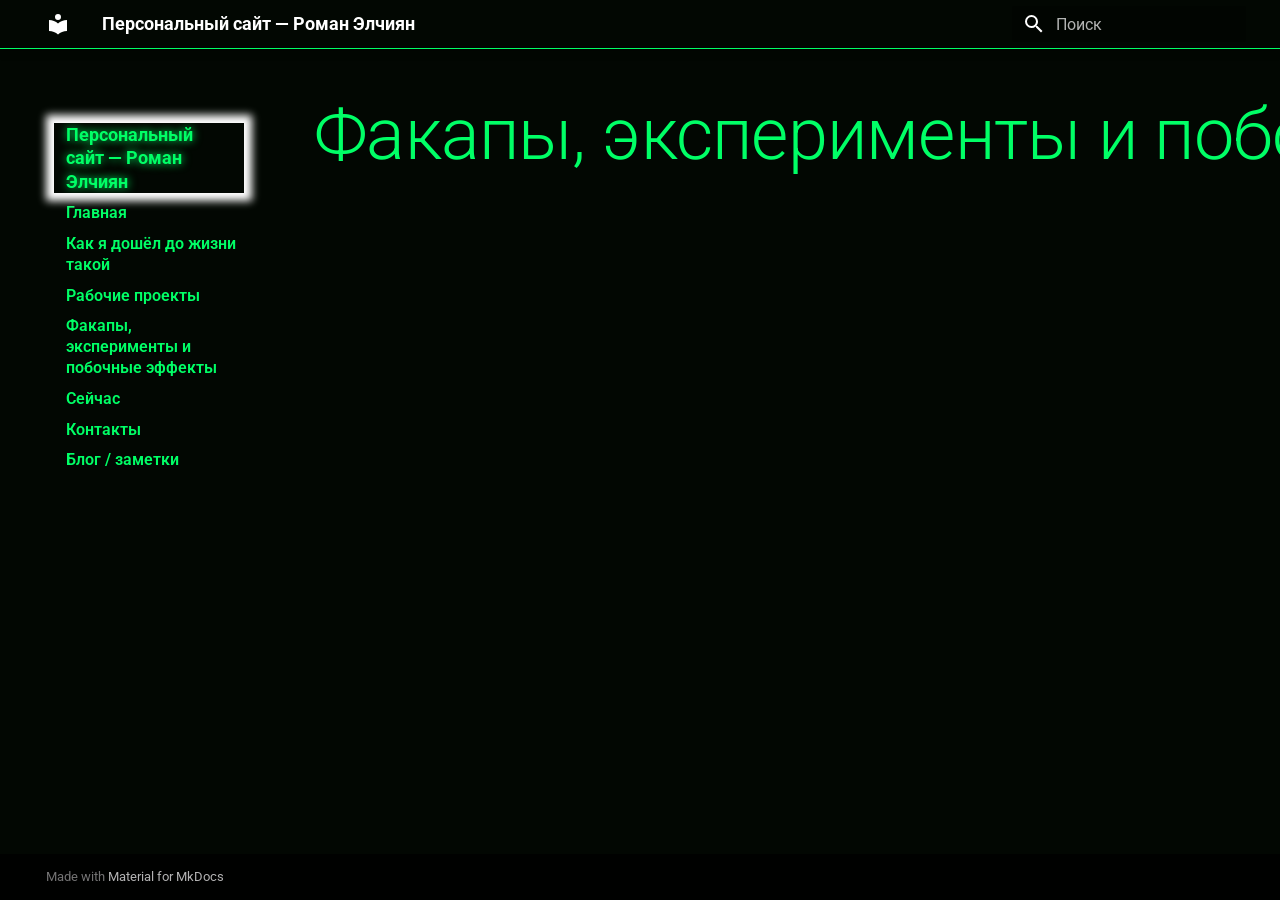
<file: experiments/index.html>
<!doctype html>
<html lang="ru" class="no-js">
  <head>
    
      <meta charset="utf-8">
      <meta name="viewport" content="width=device-width,initial-scale=1">
      
        <meta name="description" content="Персональный сайт в рамках курса «Введение в веб технологии»">
      
      
        <meta name="author" content="Эльчиян Роман Романович">
      
      
        <link rel="canonical" href="https://roman70452.github.io/2026_2027-introduction-in-web-tech-3-1-elchiyan_r_r/experiments/">
      
      
        <link rel="prev" href="../projects/">
      
      
        <link rel="next" href="../now/">
      
      
        
      
      
      <link rel="icon" href="../assets/images/favicon.png">
      <meta name="generator" content="mkdocs-1.6.1, mkdocs-material-9.7.7">
    
    
      
        <title>Факапы, эксперименты и побочные эффекты - Персональный сайт — Роман Элчиян</title>
      
    
    
      <link rel="stylesheet" href="../assets/stylesheets/main.ec1eaa64.min.css">
      
      


    
    
      
    
    
      
        
        
        <link rel="preconnect" href="https://fonts.gstatic.com" crossorigin>
        <link rel="stylesheet" href="https://fonts.googleapis.com/css?family=Roboto:300,300i,400,400i,700,700i%7CRoboto+Mono:400,400i,700,700i&display=fallback">
        <style>:root{--md-text-font:"Roboto";--md-code-font:"Roboto Mono"}</style>
      
    
    
      <link rel="stylesheet" href="../assets/stylesheets/site.css">
    
      <link rel="stylesheet" href="../assets/stylesheets/matrix.css">
    
      <link rel="stylesheet" href="../assets/stylesheets/story.css">
    
    <script>__md_scope=new URL("..",location),__md_hash=e=>[...e].reduce(((e,_)=>(e<<5)-e+_.charCodeAt(0)),0),__md_get=(e,_=localStorage,t=__md_scope)=>JSON.parse(_.getItem(t.pathname+"."+e)),__md_set=(e,_,t=localStorage,a=__md_scope)=>{try{t.setItem(a.pathname+"."+e,JSON.stringify(_))}catch(e){}}</script>
    
      

    
    
  </head>
  
  
    <body dir="ltr">
  
    
    <input class="md-toggle" data-md-toggle="drawer" type="checkbox" id="__drawer" autocomplete="off">
    <input class="md-toggle" data-md-toggle="search" type="checkbox" id="__search" autocomplete="off">
    <label class="md-overlay" for="__drawer"></label>
    <div data-md-component="skip">
      
    </div>
    <div data-md-component="announce">
      
    </div>
    
    
      

  

<header class="md-header md-header--shadow" data-md-component="header">
  <nav class="md-header__inner md-grid" aria-label="Верхний колонтитул">
    <a href=".." title="Персональный сайт — Роман Элчиян" class="md-header__button md-logo" aria-label="Персональный сайт — Роман Элчиян" data-md-component="logo">
      
  
  <svg xmlns="http://www.w3.org/2000/svg" viewBox="0 0 24 24"><path d="M12 8a3 3 0 0 0 3-3 3 3 0 0 0-3-3 3 3 0 0 0-3 3 3 3 0 0 0 3 3m0 3.54C9.64 9.35 6.5 8 3 8v11c3.5 0 6.64 1.35 9 3.54 2.36-2.19 5.5-3.54 9-3.54V8c-3.5 0-6.64 1.35-9 3.54"/></svg>

    </a>
    <label class="md-header__button md-icon" for="__drawer">
      
      <svg xmlns="http://www.w3.org/2000/svg" viewBox="0 0 24 24"><path d="M3 6h18v2H3zm0 5h18v2H3zm0 5h18v2H3z"/></svg>
    </label>
    <div class="md-header__title" data-md-component="header-title">
      <div class="md-header__ellipsis">
        <div class="md-header__topic">
          <span class="md-ellipsis">
            Персональный сайт — Роман Элчиян
          </span>
        </div>
        <div class="md-header__topic" data-md-component="header-topic">
          <span class="md-ellipsis">
            
              Факапы, эксперименты и побочные эффекты
            
          </span>
        </div>
      </div>
    </div>
    
    
      <script>var palette=__md_get("__palette");if(palette&&palette.color){if("(prefers-color-scheme)"===palette.color.media){var media=matchMedia("(prefers-color-scheme: light)"),input=document.querySelector(media.matches?"[data-md-color-media='(prefers-color-scheme: light)']":"[data-md-color-media='(prefers-color-scheme: dark)']");palette.color.media=input.getAttribute("data-md-color-media"),palette.color.scheme=input.getAttribute("data-md-color-scheme"),palette.color.primary=input.getAttribute("data-md-color-primary"),palette.color.accent=input.getAttribute("data-md-color-accent")}for(var[key,value]of Object.entries(palette.color))document.body.setAttribute("data-md-color-"+key,value)}</script>
    
    
    
      
      
        <label class="md-header__button md-icon" for="__search">
          
          <svg xmlns="http://www.w3.org/2000/svg" viewBox="0 0 24 24"><path d="M9.5 3A6.5 6.5 0 0 1 16 9.5c0 1.61-.59 3.09-1.56 4.23l.27.27h.79l5 5-1.5 1.5-5-5v-.79l-.27-.27A6.52 6.52 0 0 1 9.5 16 6.5 6.5 0 0 1 3 9.5 6.5 6.5 0 0 1 9.5 3m0 2C7 5 5 7 5 9.5S7 14 9.5 14 14 12 14 9.5 12 5 9.5 5"/></svg>
        </label>
        <div class="md-search" data-md-component="search" role="dialog">
  <label class="md-search__overlay" for="__search"></label>
  <div class="md-search__inner" role="search">
    <form class="md-search__form" name="search">
      <input type="text" class="md-search__input" name="query" aria-label="Поиск" placeholder="Поиск" autocapitalize="off" autocorrect="off" autocomplete="off" spellcheck="false" data-md-component="search-query" required>
      <label class="md-search__icon md-icon" for="__search">
        
        <svg xmlns="http://www.w3.org/2000/svg" viewBox="0 0 24 24"><path d="M9.5 3A6.5 6.5 0 0 1 16 9.5c0 1.61-.59 3.09-1.56 4.23l.27.27h.79l5 5-1.5 1.5-5-5v-.79l-.27-.27A6.52 6.52 0 0 1 9.5 16 6.5 6.5 0 0 1 3 9.5 6.5 6.5 0 0 1 9.5 3m0 2C7 5 5 7 5 9.5S7 14 9.5 14 14 12 14 9.5 12 5 9.5 5"/></svg>
        
        <svg xmlns="http://www.w3.org/2000/svg" viewBox="0 0 24 24"><path d="M20 11v2H8l5.5 5.5-1.42 1.42L4.16 12l7.92-7.92L13.5 5.5 8 11z"/></svg>
      </label>
      <nav class="md-search__options" aria-label="Поиск">
        
        <button type="reset" class="md-search__icon md-icon" title="Очистить" aria-label="Очистить" tabindex="-1">
          
          <svg xmlns="http://www.w3.org/2000/svg" viewBox="0 0 24 24"><path d="M19 6.41 17.59 5 12 10.59 6.41 5 5 6.41 10.59 12 5 17.59 6.41 19 12 13.41 17.59 19 19 17.59 13.41 12z"/></svg>
        </button>
      </nav>
      
    </form>
    <div class="md-search__output">
      <div class="md-search__scrollwrap" tabindex="0" data-md-scrollfix>
        <div class="md-search-result" data-md-component="search-result">
          <div class="md-search-result__meta">
            Инициализация поиска
          </div>
          <ol class="md-search-result__list" role="presentation"></ol>
        </div>
      </div>
    </div>
  </div>
</div>
      
    
    
  </nav>
  
</header>
    
    <div class="md-container" data-md-component="container">
      
      
        
          
        
      
      <main class="md-main" data-md-component="main">
        <div class="md-main__inner md-grid">
          
            
              
              <div class="md-sidebar md-sidebar--primary" data-md-component="sidebar" data-md-type="navigation" >
                <div class="md-sidebar__scrollwrap">
                  <div class="md-sidebar__inner">
                    



<nav class="md-nav md-nav--primary" aria-label="Навигация" data-md-level="0">
  <label class="md-nav__title" for="__drawer">
    <a href=".." title="Персональный сайт — Роман Элчиян" class="md-nav__button md-logo" aria-label="Персональный сайт — Роман Элчиян" data-md-component="logo">
      
  
  <svg xmlns="http://www.w3.org/2000/svg" viewBox="0 0 24 24"><path d="M12 8a3 3 0 0 0 3-3 3 3 0 0 0-3-3 3 3 0 0 0-3 3 3 3 0 0 0 3 3m0 3.54C9.64 9.35 6.5 8 3 8v11c3.5 0 6.64 1.35 9 3.54 2.36-2.19 5.5-3.54 9-3.54V8c-3.5 0-6.64 1.35-9 3.54"/></svg>

    </a>
    Персональный сайт — Роман Элчиян
  </label>
  
  <ul class="md-nav__list" data-md-scrollfix>
    
      
      
  
  
  
  
    <li class="md-nav__item">
      <a href=".." class="md-nav__link">
        
  
  
  <span class="md-ellipsis">
    
  
    Главная
  

    
  </span>
  
  

      </a>
    </li>
  

    
      
      
  
  
  
  
    <li class="md-nav__item">
      <a href="../story/" class="md-nav__link">
        
  
  
  <span class="md-ellipsis">
    
  
    Как я дошёл до жизни такой
  

    
  </span>
  
  

      </a>
    </li>
  

    
      
      
  
  
  
  
    <li class="md-nav__item">
      <a href="../projects/" class="md-nav__link">
        
  
  
  <span class="md-ellipsis">
    
  
    Рабочие проекты
  

    
  </span>
  
  

      </a>
    </li>
  

    
      
      
  
  
    
  
  
  
    <li class="md-nav__item md-nav__item--active">
      
      <input class="md-nav__toggle md-toggle" type="checkbox" id="__toc">
      
      
      
      <a href="./" class="md-nav__link md-nav__link--active">
        
  
  
  <span class="md-ellipsis">
    
  
    Факапы, эксперименты и побочные эффекты
  

    
  </span>
  
  

      </a>
      
    </li>
  

    
      
      
  
  
  
  
    <li class="md-nav__item">
      <a href="../now/" class="md-nav__link">
        
  
  
  <span class="md-ellipsis">
    
  
    Сейчас
  

    
  </span>
  
  

      </a>
    </li>
  

    
      
      
  
  
  
  
    <li class="md-nav__item">
      <a href="../contacts/" class="md-nav__link">
        
  
  
  <span class="md-ellipsis">
    
  
    Контакты
  

    
  </span>
  
  

      </a>
    </li>
  

    
      
      
  
  
  
  
    <li class="md-nav__item">
      <a href="../blog/" class="md-nav__link">
        
  
  
  <span class="md-ellipsis">
    
  
    Блог / заметки
  

    
  </span>
  
  

      </a>
    </li>
  

    
  </ul>
</nav>
                  </div>
                </div>
              </div>
            
            
              
              <div class="md-sidebar md-sidebar--secondary" data-md-component="sidebar" data-md-type="toc" >
                <div class="md-sidebar__scrollwrap">
                  <div class="md-sidebar__inner">
                    

<nav class="md-nav md-nav--secondary" aria-label="Содержание">
  
  
  
  
</nav>
                  </div>
                </div>
              </div>
            
          
          
            <div class="md-content" data-md-component="content">
              
              <article class="md-content__inner md-typeset">
                
                  



  <h1>Факапы, эксперименты и побочные эффекты</h1>














                
              </article>
            </div>
          
          
<script>var target=document.getElementById(location.hash.slice(1));target&&target.name&&(target.checked=target.name.startsWith("__tabbed_"))</script>
        </div>
        
      </main>
      
        <footer class="md-footer">
  
  <div class="md-footer-meta md-typeset">
    <div class="md-footer-meta__inner md-grid">
      <div class="md-copyright">
  
  
    Made with
    <a href="https://squidfunk.github.io/mkdocs-material/" target="_blank" rel="noopener">
      Material for MkDocs
    </a>
  
</div>
      
    </div>
  </div>
</footer>
      
    </div>
    <div class="md-dialog" data-md-component="dialog">
      <div class="md-dialog__inner md-typeset"></div>
    </div>
    
    
    
      
      
      <script id="__config" type="application/json">{"annotate": null, "base": "..", "features": [], "search": "../assets/javascripts/workers/search.2c215733.min.js", "tags": null, "translations": {"clipboard.copied": "\u0421\u043a\u043e\u043f\u0438\u0440\u043e\u0432\u0430\u043d\u043e \u0432 \u0431\u0443\u0444\u0435\u0440", "clipboard.copy": "\u041a\u043e\u043f\u0438\u0440\u043e\u0432\u0430\u0442\u044c \u0432 \u0431\u0443\u0444\u0435\u0440", "search.result.more.one": "\u0415\u0449\u0451 1 \u043d\u0430 \u044d\u0442\u043e\u0439 \u0441\u0442\u0440\u0430\u043d\u0438\u0446\u0435", "search.result.more.other": "\u0415\u0449\u0451 # \u043d\u0430 \u044d\u0442\u043e\u0439 \u0441\u0442\u0440\u0430\u043d\u0438\u0446\u0435", "search.result.none": "\u0421\u043e\u0432\u043f\u0430\u0434\u0435\u043d\u0438\u0439 \u043d\u0435 \u043d\u0430\u0439\u0434\u0435\u043d\u043e", "search.result.one": "\u041d\u0430\u0439\u0434\u0435\u043d\u043e 1 \u0441\u043e\u0432\u043f\u0430\u0434\u0435\u043d\u0438\u0435", "search.result.other": "\u041d\u0430\u0439\u0434\u0435\u043d\u043e \u0441\u043e\u0432\u043f\u0430\u0434\u0435\u043d\u0438\u0439: #", "search.result.placeholder": "\u041d\u0430\u0447\u043d\u0438\u0442\u0435 \u043f\u0435\u0447\u0430\u0442\u0430\u0442\u044c \u0434\u043b\u044f \u043f\u043e\u0438\u0441\u043a\u0430", "search.result.term.missing": "\u041e\u0442\u0441\u0443\u0442\u0441\u0442\u0432\u0443\u0435\u0442", "select.version": "\u0412\u044b\u0431\u0435\u0440\u0438\u0442\u0435 \u0432\u0435\u0440\u0441\u0438\u044e"}, "version": null}</script>
    
    
      <script src="../assets/javascripts/bundle.d7400e89.min.js"></script>
      
        <script src="../assets/javascripts/matrix.js"></script>
      
    
  </body>
</html>
</file>
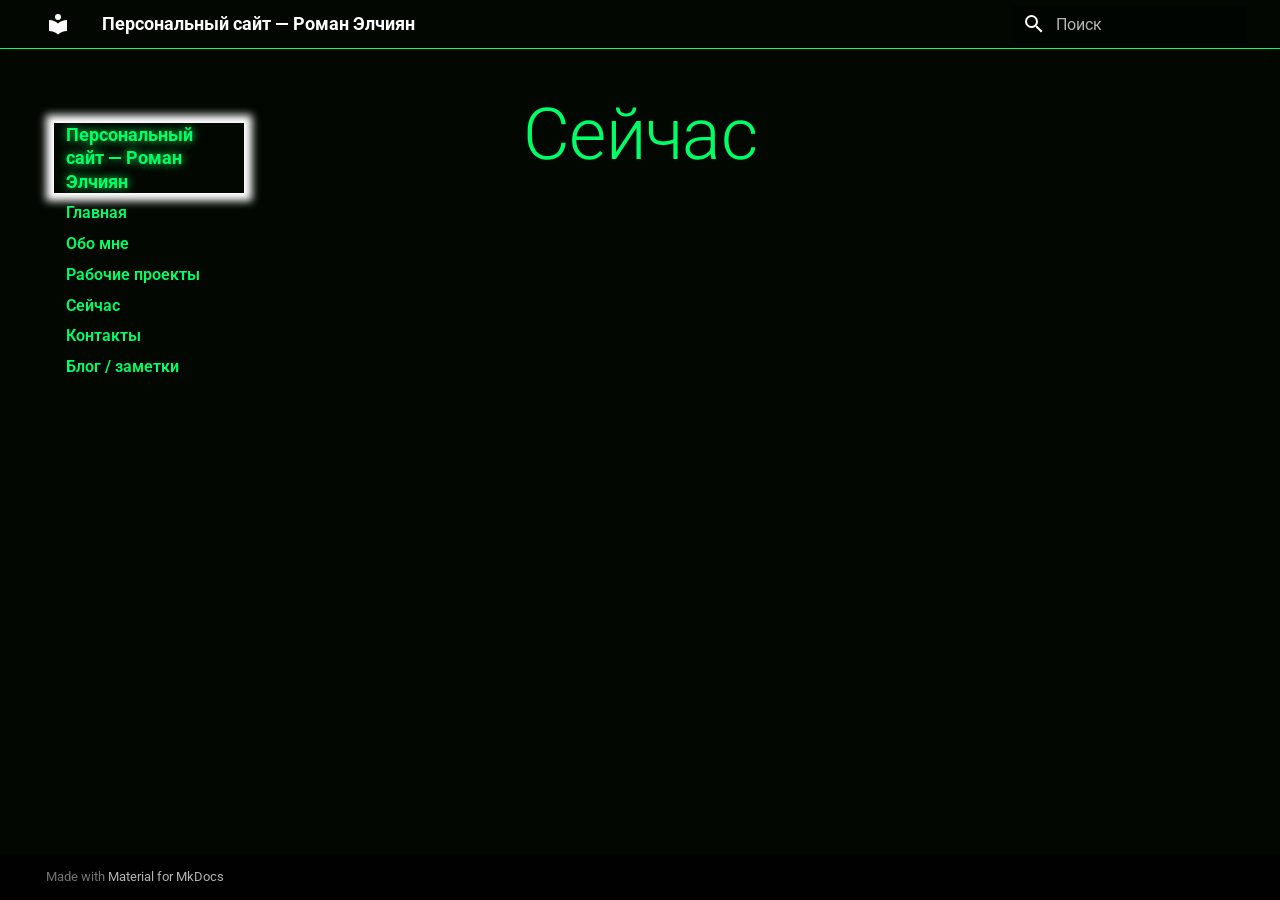
<file: now/index.html>
<!doctype html>
<html lang="ru" class="no-js">
  <head>
    
      <meta charset="utf-8">
      <meta name="viewport" content="width=device-width,initial-scale=1">
      
      
      
      
        <link rel="prev" href="../projects/">
      
      
        <link rel="next" href="../contacts/">
      
      
        
      
      
      <link rel="icon" href="../assets/images/favicon.png">
      <meta name="generator" content="mkdocs-1.6.1, mkdocs-material-9.7.7">
    
    
      
        <title>Сейчас - Персональный сайт — Роман Элчиян</title>
      
    
    
      <link rel="stylesheet" href="../assets/stylesheets/main.ec1eaa64.min.css">
      
      


    
    
      
    
    
      
        
        
        <link rel="preconnect" href="https://fonts.gstatic.com" crossorigin>
        <link rel="stylesheet" href="https://fonts.googleapis.com/css?family=Roboto:300,300i,400,400i,700,700i%7CRoboto+Mono:400,400i,700,700i&display=fallback">
        <style>:root{--md-text-font:"Roboto";--md-code-font:"Roboto Mono"}</style>
      
    
    
      <link rel="stylesheet" href="../assets/stylesheets/site.css">
    
      <link rel="stylesheet" href="../assets/stylesheets/matrix.css">
    
      <link rel="stylesheet" href="../assets/stylesheets/story.css">
    
    <script>__md_scope=new URL("..",location),__md_hash=e=>[...e].reduce(((e,_)=>(e<<5)-e+_.charCodeAt(0)),0),__md_get=(e,_=localStorage,t=__md_scope)=>JSON.parse(_.getItem(t.pathname+"."+e)),__md_set=(e,_,t=localStorage,a=__md_scope)=>{try{t.setItem(a.pathname+"."+e,JSON.stringify(_))}catch(e){}}</script>
    
      

    
    
  </head>
  
  
    <body dir="ltr">
  
    
    <input class="md-toggle" data-md-toggle="drawer" type="checkbox" id="__drawer" autocomplete="off">
    <input class="md-toggle" data-md-toggle="search" type="checkbox" id="__search" autocomplete="off">
    <label class="md-overlay" for="__drawer"></label>
    <div data-md-component="skip">
      
    </div>
    <div data-md-component="announce">
      
    </div>
    
    
      

  

<header class="md-header md-header--shadow" data-md-component="header">
  <nav class="md-header__inner md-grid" aria-label="Верхний колонтитул">
    <a href=".." title="Персональный сайт — Роман Элчиян" class="md-header__button md-logo" aria-label="Персональный сайт — Роман Элчиян" data-md-component="logo">
      
  
  <svg xmlns="http://www.w3.org/2000/svg" viewBox="0 0 24 24"><path d="M12 8a3 3 0 0 0 3-3 3 3 0 0 0-3-3 3 3 0 0 0-3 3 3 3 0 0 0 3 3m0 3.54C9.64 9.35 6.5 8 3 8v11c3.5 0 6.64 1.35 9 3.54 2.36-2.19 5.5-3.54 9-3.54V8c-3.5 0-6.64 1.35-9 3.54"/></svg>

    </a>
    <label class="md-header__button md-icon" for="__drawer">
      
      <svg xmlns="http://www.w3.org/2000/svg" viewBox="0 0 24 24"><path d="M3 6h18v2H3zm0 5h18v2H3zm0 5h18v2H3z"/></svg>
    </label>
    <div class="md-header__title" data-md-component="header-title">
      <div class="md-header__ellipsis">
        <div class="md-header__topic">
          <span class="md-ellipsis">
            Персональный сайт — Роман Элчиян
          </span>
        </div>
        <div class="md-header__topic" data-md-component="header-topic">
          <span class="md-ellipsis">
            
              Сейчас
            
          </span>
        </div>
      </div>
    </div>
    
    
      <script>var palette=__md_get("__palette");if(palette&&palette.color){if("(prefers-color-scheme)"===palette.color.media){var media=matchMedia("(prefers-color-scheme: light)"),input=document.querySelector(media.matches?"[data-md-color-media='(prefers-color-scheme: light)']":"[data-md-color-media='(prefers-color-scheme: dark)']");palette.color.media=input.getAttribute("data-md-color-media"),palette.color.scheme=input.getAttribute("data-md-color-scheme"),palette.color.primary=input.getAttribute("data-md-color-primary"),palette.color.accent=input.getAttribute("data-md-color-accent")}for(var[key,value]of Object.entries(palette.color))document.body.setAttribute("data-md-color-"+key,value)}</script>
    
    
    
      
      
        <label class="md-header__button md-icon" for="__search">
          
          <svg xmlns="http://www.w3.org/2000/svg" viewBox="0 0 24 24"><path d="M9.5 3A6.5 6.5 0 0 1 16 9.5c0 1.61-.59 3.09-1.56 4.23l.27.27h.79l5 5-1.5 1.5-5-5v-.79l-.27-.27A6.52 6.52 0 0 1 9.5 16 6.5 6.5 0 0 1 3 9.5 6.5 6.5 0 0 1 9.5 3m0 2C7 5 5 7 5 9.5S7 14 9.5 14 14 12 14 9.5 12 5 9.5 5"/></svg>
        </label>
        <div class="md-search" data-md-component="search" role="dialog">
  <label class="md-search__overlay" for="__search"></label>
  <div class="md-search__inner" role="search">
    <form class="md-search__form" name="search">
      <input type="text" class="md-search__input" name="query" aria-label="Поиск" placeholder="Поиск" autocapitalize="off" autocorrect="off" autocomplete="off" spellcheck="false" data-md-component="search-query" required>
      <label class="md-search__icon md-icon" for="__search">
        
        <svg xmlns="http://www.w3.org/2000/svg" viewBox="0 0 24 24"><path d="M9.5 3A6.5 6.5 0 0 1 16 9.5c0 1.61-.59 3.09-1.56 4.23l.27.27h.79l5 5-1.5 1.5-5-5v-.79l-.27-.27A6.52 6.52 0 0 1 9.5 16 6.5 6.5 0 0 1 3 9.5 6.5 6.5 0 0 1 9.5 3m0 2C7 5 5 7 5 9.5S7 14 9.5 14 14 12 14 9.5 12 5 9.5 5"/></svg>
        
        <svg xmlns="http://www.w3.org/2000/svg" viewBox="0 0 24 24"><path d="M20 11v2H8l5.5 5.5-1.42 1.42L4.16 12l7.92-7.92L13.5 5.5 8 11z"/></svg>
      </label>
      <nav class="md-search__options" aria-label="Поиск">
        
        <button type="reset" class="md-search__icon md-icon" title="Очистить" aria-label="Очистить" tabindex="-1">
          
          <svg xmlns="http://www.w3.org/2000/svg" viewBox="0 0 24 24"><path d="M19 6.41 17.59 5 12 10.59 6.41 5 5 6.41 10.59 12 5 17.59 6.41 19 12 13.41 17.59 19 19 17.59 13.41 12z"/></svg>
        </button>
      </nav>
      
    </form>
    <div class="md-search__output">
      <div class="md-search__scrollwrap" tabindex="0" data-md-scrollfix>
        <div class="md-search-result" data-md-component="search-result">
          <div class="md-search-result__meta">
            Инициализация поиска
          </div>
          <ol class="md-search-result__list" role="presentation"></ol>
        </div>
      </div>
    </div>
  </div>
</div>
      
    
    
  </nav>
  
</header>
    
    <div class="md-container" data-md-component="container">
      
      
        
          
        
      
      <main class="md-main" data-md-component="main">
        <div class="md-main__inner md-grid">
          
            
              
              <div class="md-sidebar md-sidebar--primary" data-md-component="sidebar" data-md-type="navigation" >
                <div class="md-sidebar__scrollwrap">
                  <div class="md-sidebar__inner">
                    



<nav class="md-nav md-nav--primary" aria-label="Навигация" data-md-level="0">
  <label class="md-nav__title" for="__drawer">
    <a href=".." title="Персональный сайт — Роман Элчиян" class="md-nav__button md-logo" aria-label="Персональный сайт — Роман Элчиян" data-md-component="logo">
      
  
  <svg xmlns="http://www.w3.org/2000/svg" viewBox="0 0 24 24"><path d="M12 8a3 3 0 0 0 3-3 3 3 0 0 0-3-3 3 3 0 0 0-3 3 3 3 0 0 0 3 3m0 3.54C9.64 9.35 6.5 8 3 8v11c3.5 0 6.64 1.35 9 3.54 2.36-2.19 5.5-3.54 9-3.54V8c-3.5 0-6.64 1.35-9 3.54"/></svg>

    </a>
    Персональный сайт — Роман Элчиян
  </label>
  
  <ul class="md-nav__list" data-md-scrollfix>
    
      
      
  
  
  
  
    <li class="md-nav__item">
      <a href=".." class="md-nav__link">
        
  
  
  <span class="md-ellipsis">
    
  
    Главная
  

    
  </span>
  
  

      </a>
    </li>
  

    
      
      
  
  
  
  
    <li class="md-nav__item">
      <a href="../story/" class="md-nav__link">
        
  
  
  <span class="md-ellipsis">
    
  
    Обо мне
  

    
  </span>
  
  

      </a>
    </li>
  

    
      
      
  
  
  
  
    <li class="md-nav__item">
      <a href="../projects/" class="md-nav__link">
        
  
  
  <span class="md-ellipsis">
    
  
    Рабочие проекты
  

    
  </span>
  
  

      </a>
    </li>
  

    
      
      
  
  
    
  
  
  
    <li class="md-nav__item md-nav__item--active">
      
      <input class="md-nav__toggle md-toggle" type="checkbox" id="__toc">
      
      
      
      <a href="./" class="md-nav__link md-nav__link--active">
        
  
  
  <span class="md-ellipsis">
    
  
    Сейчас
  

    
  </span>
  
  

      </a>
      
    </li>
  

    
      
      
  
  
  
  
    <li class="md-nav__item">
      <a href="../contacts/" class="md-nav__link">
        
  
  
  <span class="md-ellipsis">
    
  
    Контакты
  

    
  </span>
  
  

      </a>
    </li>
  

    
      
      
  
  
  
  
    <li class="md-nav__item">
      <a href="../blog/" class="md-nav__link">
        
  
  
  <span class="md-ellipsis">
    
  
    Блог / заметки
  

    
  </span>
  
  

      </a>
    </li>
  

    
  </ul>
</nav>
                  </div>
                </div>
              </div>
            
            
              
              <div class="md-sidebar md-sidebar--secondary" data-md-component="sidebar" data-md-type="toc" >
                <div class="md-sidebar__scrollwrap">
                  <div class="md-sidebar__inner">
                    

<nav class="md-nav md-nav--secondary" aria-label="Содержание">
  
  
  
  
</nav>
                  </div>
                </div>
              </div>
            
          
          
            <div class="md-content" data-md-component="content">
              
              <article class="md-content__inner md-typeset">
                
                  



  <h1>Сейчас</h1>














                
              </article>
            </div>
          
          
<script>var target=document.getElementById(location.hash.slice(1));target&&target.name&&(target.checked=target.name.startsWith("__tabbed_"))</script>
        </div>
        
      </main>
      
        <footer class="md-footer">
  
  <div class="md-footer-meta md-typeset">
    <div class="md-footer-meta__inner md-grid">
      <div class="md-copyright">
  
  
    Made with
    <a href="https://squidfunk.github.io/mkdocs-material/" target="_blank" rel="noopener">
      Material for MkDocs
    </a>
  
</div>
      
    </div>
  </div>
</footer>
      
    </div>
    <div class="md-dialog" data-md-component="dialog">
      <div class="md-dialog__inner md-typeset"></div>
    </div>
    
    
    
      
      
      <script id="__config" type="application/json">{"annotate": null, "base": "..", "features": [], "search": "../assets/javascripts/workers/search.2c215733.min.js", "tags": null, "translations": {"clipboard.copied": "\u0421\u043a\u043e\u043f\u0438\u0440\u043e\u0432\u0430\u043d\u043e \u0432 \u0431\u0443\u0444\u0435\u0440", "clipboard.copy": "\u041a\u043e\u043f\u0438\u0440\u043e\u0432\u0430\u0442\u044c \u0432 \u0431\u0443\u0444\u0435\u0440", "search.result.more.one": "\u0415\u0449\u0451 1 \u043d\u0430 \u044d\u0442\u043e\u0439 \u0441\u0442\u0440\u0430\u043d\u0438\u0446\u0435", "search.result.more.other": "\u0415\u0449\u0451 # \u043d\u0430 \u044d\u0442\u043e\u0439 \u0441\u0442\u0440\u0430\u043d\u0438\u0446\u0435", "search.result.none": "\u0421\u043e\u0432\u043f\u0430\u0434\u0435\u043d\u0438\u0439 \u043d\u0435 \u043d\u0430\u0439\u0434\u0435\u043d\u043e", "search.result.one": "\u041d\u0430\u0439\u0434\u0435\u043d\u043e 1 \u0441\u043e\u0432\u043f\u0430\u0434\u0435\u043d\u0438\u0435", "search.result.other": "\u041d\u0430\u0439\u0434\u0435\u043d\u043e \u0441\u043e\u0432\u043f\u0430\u0434\u0435\u043d\u0438\u0439: #", "search.result.placeholder": "\u041d\u0430\u0447\u043d\u0438\u0442\u0435 \u043f\u0435\u0447\u0430\u0442\u0430\u0442\u044c \u0434\u043b\u044f \u043f\u043e\u0438\u0441\u043a\u0430", "search.result.term.missing": "\u041e\u0442\u0441\u0443\u0442\u0441\u0442\u0432\u0443\u0435\u0442", "select.version": "\u0412\u044b\u0431\u0435\u0440\u0438\u0442\u0435 \u0432\u0435\u0440\u0441\u0438\u044e"}, "version": null}</script>
    
    
      <script src="../assets/javascripts/bundle.d7400e89.min.js"></script>
      
        <script src="../assets/javascripts/matrix.js"></script>
      
    
  </body>
</html>
</file>
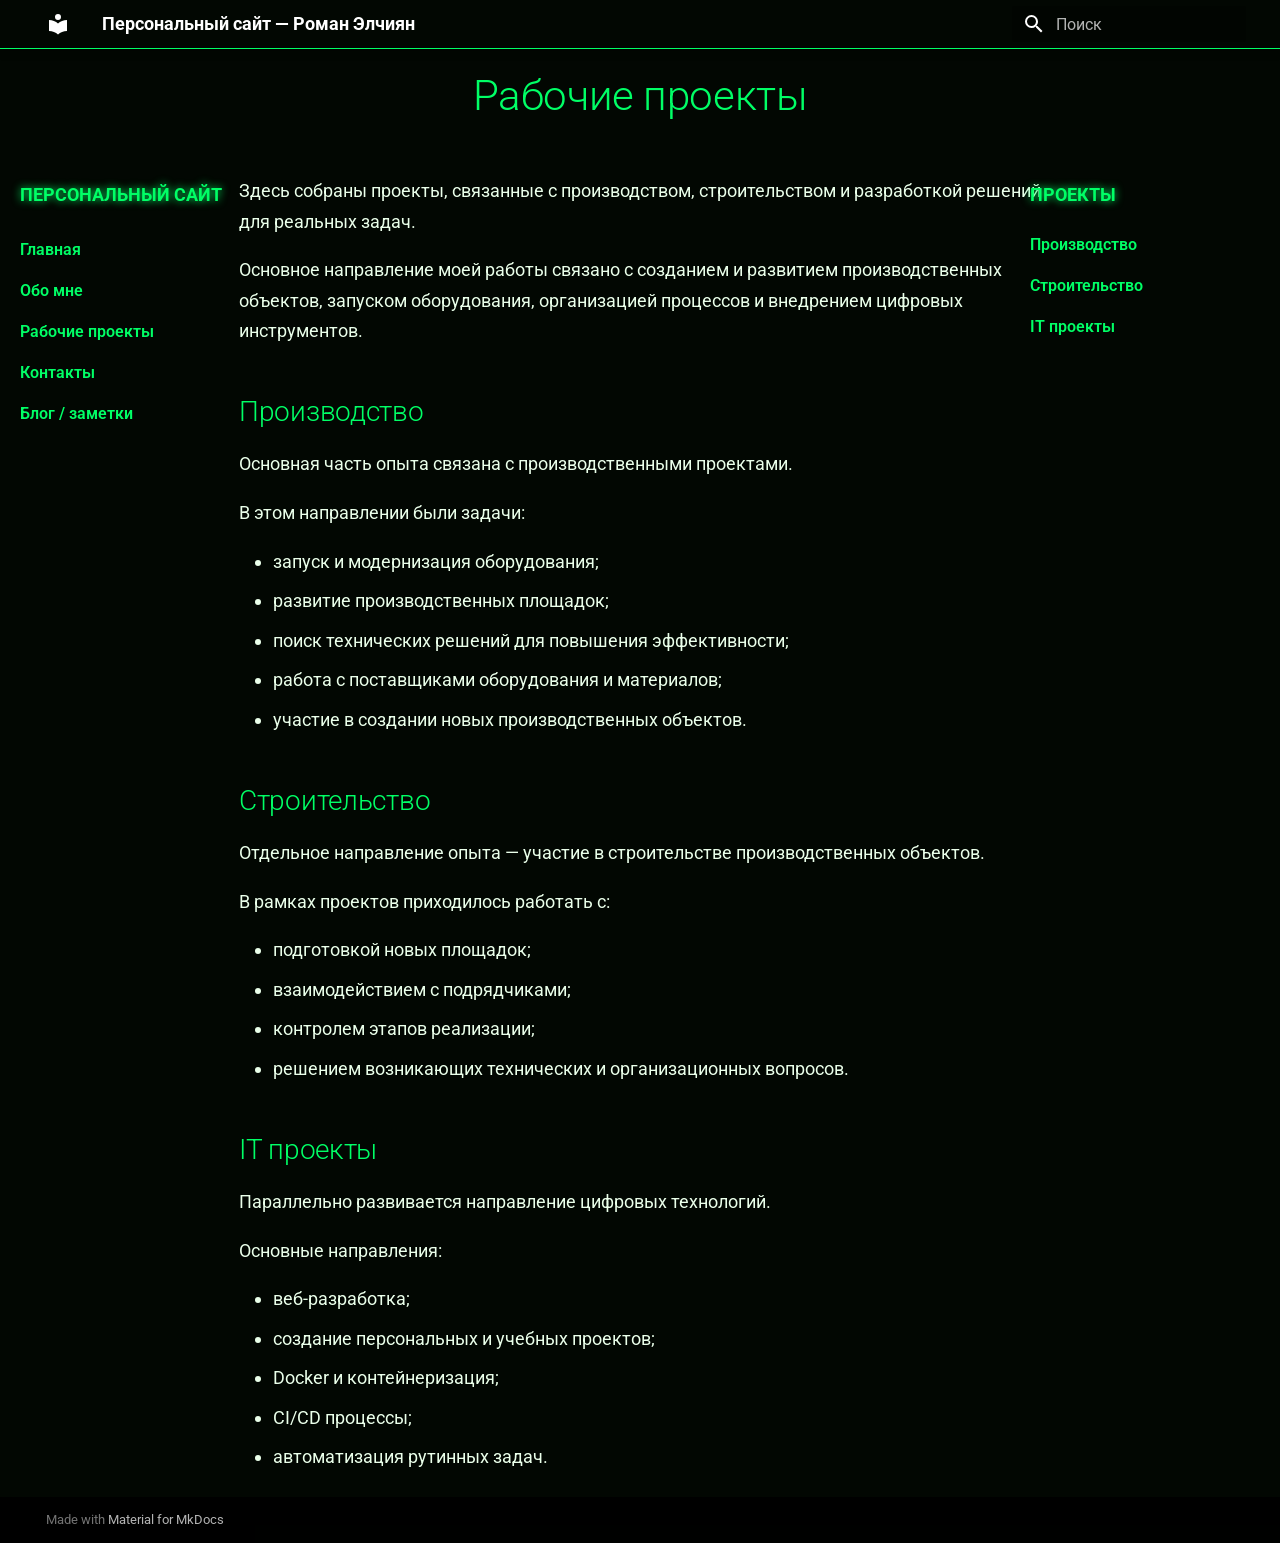
<file: projects/index.html>
<!doctype html>
<html lang="ru" class="no-js">
  <head>
    
      <meta charset="utf-8">
      <meta name="viewport" content="width=device-width,initial-scale=1">
      
      
      
      
        <link rel="prev" href="../story/">
      
      
        <link rel="next" href="../now/">
      
      
        
      
      
      <link rel="icon" href="../assets/images/favicon.png">
      <meta name="generator" content="mkdocs-1.6.1, mkdocs-material-9.7.7">
    
    
      
        <title>Рабочие проекты - Персональный сайт — Роман Элчиян</title>
      
    
    
      <link rel="stylesheet" href="../assets/stylesheets/main.ec1eaa64.min.css">
      
      


    
    
      
    
    
      
        
        
        <link rel="preconnect" href="https://fonts.gstatic.com" crossorigin>
        <link rel="stylesheet" href="https://fonts.googleapis.com/css?family=Roboto:300,300i,400,400i,700,700i%7CRoboto+Mono:400,400i,700,700i&display=fallback">
        <style>:root{--md-text-font:"Roboto";--md-code-font:"Roboto Mono"}</style>
      
    
    
      <link rel="stylesheet" href="../assets/stylesheets/site.css">
    
      <link rel="stylesheet" href="../assets/stylesheets/matrix.css">
    
      <link rel="stylesheet" href="../assets/stylesheets/story.css">
    
    <script>__md_scope=new URL("..",location),__md_hash=e=>[...e].reduce(((e,_)=>(e<<5)-e+_.charCodeAt(0)),0),__md_get=(e,_=localStorage,t=__md_scope)=>JSON.parse(_.getItem(t.pathname+"."+e)),__md_set=(e,_,t=localStorage,a=__md_scope)=>{try{t.setItem(a.pathname+"."+e,JSON.stringify(_))}catch(e){}}</script>
    
      

    
    
  </head>
  
  
    <body dir="ltr">
  
    
    <input class="md-toggle" data-md-toggle="drawer" type="checkbox" id="__drawer" autocomplete="off">
    <input class="md-toggle" data-md-toggle="search" type="checkbox" id="__search" autocomplete="off">
    <label class="md-overlay" for="__drawer"></label>
    <div data-md-component="skip">
      
        
        <a href="#_1" class="md-skip">
          Перейти к содержанию
        </a>
      
    </div>
    <div data-md-component="announce">
      
    </div>
    
    
      

  

<header class="md-header md-header--shadow" data-md-component="header">
  <nav class="md-header__inner md-grid" aria-label="Верхний колонтитул">
    <a href=".." title="Персональный сайт — Роман Элчиян" class="md-header__button md-logo" aria-label="Персональный сайт — Роман Элчиян" data-md-component="logo">
      
  
  <svg xmlns="http://www.w3.org/2000/svg" viewBox="0 0 24 24"><path d="M12 8a3 3 0 0 0 3-3 3 3 0 0 0-3-3 3 3 0 0 0-3 3 3 3 0 0 0 3 3m0 3.54C9.64 9.35 6.5 8 3 8v11c3.5 0 6.64 1.35 9 3.54 2.36-2.19 5.5-3.54 9-3.54V8c-3.5 0-6.64 1.35-9 3.54"/></svg>

    </a>
    <label class="md-header__button md-icon" for="__drawer">
      
      <svg xmlns="http://www.w3.org/2000/svg" viewBox="0 0 24 24"><path d="M3 6h18v2H3zm0 5h18v2H3zm0 5h18v2H3z"/></svg>
    </label>
    <div class="md-header__title" data-md-component="header-title">
      <div class="md-header__ellipsis">
        <div class="md-header__topic">
          <span class="md-ellipsis">
            Персональный сайт — Роман Элчиян
          </span>
        </div>
        <div class="md-header__topic" data-md-component="header-topic">
          <span class="md-ellipsis">
            
              Рабочие проекты
            
          </span>
        </div>
      </div>
    </div>
    
    
      <script>var palette=__md_get("__palette");if(palette&&palette.color){if("(prefers-color-scheme)"===palette.color.media){var media=matchMedia("(prefers-color-scheme: light)"),input=document.querySelector(media.matches?"[data-md-color-media='(prefers-color-scheme: light)']":"[data-md-color-media='(prefers-color-scheme: dark)']");palette.color.media=input.getAttribute("data-md-color-media"),palette.color.scheme=input.getAttribute("data-md-color-scheme"),palette.color.primary=input.getAttribute("data-md-color-primary"),palette.color.accent=input.getAttribute("data-md-color-accent")}for(var[key,value]of Object.entries(palette.color))document.body.setAttribute("data-md-color-"+key,value)}</script>
    
    
    
      
      
        <label class="md-header__button md-icon" for="__search">
          
          <svg xmlns="http://www.w3.org/2000/svg" viewBox="0 0 24 24"><path d="M9.5 3A6.5 6.5 0 0 1 16 9.5c0 1.61-.59 3.09-1.56 4.23l.27.27h.79l5 5-1.5 1.5-5-5v-.79l-.27-.27A6.52 6.52 0 0 1 9.5 16 6.5 6.5 0 0 1 3 9.5 6.5 6.5 0 0 1 9.5 3m0 2C7 5 5 7 5 9.5S7 14 9.5 14 14 12 14 9.5 12 5 9.5 5"/></svg>
        </label>
        <div class="md-search" data-md-component="search" role="dialog">
  <label class="md-search__overlay" for="__search"></label>
  <div class="md-search__inner" role="search">
    <form class="md-search__form" name="search">
      <input type="text" class="md-search__input" name="query" aria-label="Поиск" placeholder="Поиск" autocapitalize="off" autocorrect="off" autocomplete="off" spellcheck="false" data-md-component="search-query" required>
      <label class="md-search__icon md-icon" for="__search">
        
        <svg xmlns="http://www.w3.org/2000/svg" viewBox="0 0 24 24"><path d="M9.5 3A6.5 6.5 0 0 1 16 9.5c0 1.61-.59 3.09-1.56 4.23l.27.27h.79l5 5-1.5 1.5-5-5v-.79l-.27-.27A6.52 6.52 0 0 1 9.5 16 6.5 6.5 0 0 1 3 9.5 6.5 6.5 0 0 1 9.5 3m0 2C7 5 5 7 5 9.5S7 14 9.5 14 14 12 14 9.5 12 5 9.5 5"/></svg>
        
        <svg xmlns="http://www.w3.org/2000/svg" viewBox="0 0 24 24"><path d="M20 11v2H8l5.5 5.5-1.42 1.42L4.16 12l7.92-7.92L13.5 5.5 8 11z"/></svg>
      </label>
      <nav class="md-search__options" aria-label="Поиск">
        
        <button type="reset" class="md-search__icon md-icon" title="Очистить" aria-label="Очистить" tabindex="-1">
          
          <svg xmlns="http://www.w3.org/2000/svg" viewBox="0 0 24 24"><path d="M19 6.41 17.59 5 12 10.59 6.41 5 5 6.41 10.59 12 5 17.59 6.41 19 12 13.41 17.59 19 19 17.59 13.41 12z"/></svg>
        </button>
      </nav>
      
    </form>
    <div class="md-search__output">
      <div class="md-search__scrollwrap" tabindex="0" data-md-scrollfix>
        <div class="md-search-result" data-md-component="search-result">
          <div class="md-search-result__meta">
            Инициализация поиска
          </div>
          <ol class="md-search-result__list" role="presentation"></ol>
        </div>
      </div>
    </div>
  </div>
</div>
      
    
    
  </nav>
  
</header>
    
    <div class="md-container" data-md-component="container">
      
      
        
          
        
      
      <main class="md-main" data-md-component="main">
        <div class="md-main__inner md-grid">
          
            
              
              <div class="md-sidebar md-sidebar--primary" data-md-component="sidebar" data-md-type="navigation" >
                <div class="md-sidebar__scrollwrap">
                  <div class="md-sidebar__inner">
                    



<nav class="md-nav md-nav--primary" aria-label="Навигация" data-md-level="0">
  <label class="md-nav__title" for="__drawer">
    <a href=".." title="Персональный сайт — Роман Элчиян" class="md-nav__button md-logo" aria-label="Персональный сайт — Роман Элчиян" data-md-component="logo">
      
  
  <svg xmlns="http://www.w3.org/2000/svg" viewBox="0 0 24 24"><path d="M12 8a3 3 0 0 0 3-3 3 3 0 0 0-3-3 3 3 0 0 0-3 3 3 3 0 0 0 3 3m0 3.54C9.64 9.35 6.5 8 3 8v11c3.5 0 6.64 1.35 9 3.54 2.36-2.19 5.5-3.54 9-3.54V8c-3.5 0-6.64 1.35-9 3.54"/></svg>

    </a>
    Персональный сайт — Роман Элчиян
  </label>
  
  <ul class="md-nav__list" data-md-scrollfix>
    
      
      
  
  
  
  
    <li class="md-nav__item">
      <a href=".." class="md-nav__link">
        
  
  
  <span class="md-ellipsis">
    
  
    Главная
  

    
  </span>
  
  

      </a>
    </li>
  

    
      
      
  
  
  
  
    <li class="md-nav__item">
      <a href="../story/" class="md-nav__link">
        
  
  
  <span class="md-ellipsis">
    
  
    Обо мне
  

    
  </span>
  
  

      </a>
    </li>
  

    
      
      
  
  
    
  
  
  
    <li class="md-nav__item md-nav__item--active">
      
      <input class="md-nav__toggle md-toggle" type="checkbox" id="__toc">
      
      
        
      
      
        <label class="md-nav__link md-nav__link--active" for="__toc">
          
  
  
  <span class="md-ellipsis">
    
  
    Рабочие проекты
  

    
  </span>
  
  

          <span class="md-nav__icon md-icon"></span>
        </label>
      
      <a href="./" class="md-nav__link md-nav__link--active">
        
  
  
  <span class="md-ellipsis">
    
  
    Рабочие проекты
  

    
  </span>
  
  

      </a>
      
        

<nav class="md-nav md-nav--secondary" aria-label="Содержание">
  
  
  
    
  
  
    <label class="md-nav__title" for="__toc">
      <span class="md-nav__icon md-icon"></span>
      Содержание
    </label>
    <ul class="md-nav__list" data-md-component="toc" data-md-scrollfix>
      
        <li class="md-nav__item">
  <a href="#_2" class="md-nav__link">
    <span class="md-ellipsis">
      
        Производство
      
    </span>
  </a>
  
</li>
      
        <li class="md-nav__item">
  <a href="#_3" class="md-nav__link">
    <span class="md-ellipsis">
      
        Строительство
      
    </span>
  </a>
  
</li>
      
        <li class="md-nav__item">
  <a href="#it" class="md-nav__link">
    <span class="md-ellipsis">
      
        IT проекты
      
    </span>
  </a>
  
</li>
      
    </ul>
  
</nav>
      
    </li>
  

    
      
      
  
  
  
  
    <li class="md-nav__item">
      <a href="../now/" class="md-nav__link">
        
  
  
  <span class="md-ellipsis">
    
  
    Сейчас
  

    
  </span>
  
  

      </a>
    </li>
  

    
      
      
  
  
  
  
    <li class="md-nav__item">
      <a href="../contacts/" class="md-nav__link">
        
  
  
  <span class="md-ellipsis">
    
  
    Контакты
  

    
  </span>
  
  

      </a>
    </li>
  

    
      
      
  
  
  
  
    <li class="md-nav__item">
      <a href="../blog/" class="md-nav__link">
        
  
  
  <span class="md-ellipsis">
    
  
    Блог / заметки
  

    
  </span>
  
  

      </a>
    </li>
  

    
  </ul>
</nav>
                  </div>
                </div>
              </div>
            
            
              
              <div class="md-sidebar md-sidebar--secondary" data-md-component="sidebar" data-md-type="toc" >
                <div class="md-sidebar__scrollwrap">
                  <div class="md-sidebar__inner">
                    

<nav class="md-nav md-nav--secondary" aria-label="Содержание">
  
  
  
    
  
  
    <label class="md-nav__title" for="__toc">
      <span class="md-nav__icon md-icon"></span>
      Содержание
    </label>
    <ul class="md-nav__list" data-md-component="toc" data-md-scrollfix>
      
        <li class="md-nav__item">
  <a href="#_2" class="md-nav__link">
    <span class="md-ellipsis">
      
        Производство
      
    </span>
  </a>
  
</li>
      
        <li class="md-nav__item">
  <a href="#_3" class="md-nav__link">
    <span class="md-ellipsis">
      
        Строительство
      
    </span>
  </a>
  
</li>
      
        <li class="md-nav__item">
  <a href="#it" class="md-nav__link">
    <span class="md-ellipsis">
      
        IT проекты
      
    </span>
  </a>
  
</li>
      
    </ul>
  
</nav>
                  </div>
                </div>
              </div>
            
          
          
            <div class="md-content" data-md-component="content">
              
              <article class="md-content__inner md-typeset">
                
                  



<div class="story-site-menu">

<div class="story-menu-title">
ПЕРСОНАЛЬНЫЙ САЙТ
</div>

<a href="/">
Главная
</a>

<a href="/story/">
Обо мне
</a>

<a href="/projects/">Рабочие проекты</a>

<a href="/contacts/">
Контакты
</a>

<a href="/blog/">
Блог / заметки
</a>

</div>

<div class="story-content-menu">

<div class="story-menu-title">
ПРОЕКТЫ
</div>

<a href="#production">
Производство
</a>

<a href="#construction">
Строительство
</a>

<a href="#it">
IT проекты
</a>

</div>

<h1 id="_1">Рабочие проекты</h1>
<p>Здесь собраны проекты, связанные с производством, строительством и разработкой решений для реальных задач.</p>
<p>Основное направление моей работы связано с созданием и развитием производственных объектов, запуском оборудования, организацией процессов и внедрением цифровых инструментов.</p>
<h2 id="_2">Производство</h2>
<p>Основная часть опыта связана с производственными проектами.</p>
<p>В этом направлении были задачи:</p>
<ul>
<li>запуск и модернизация оборудования;</li>
<li>развитие производственных площадок;</li>
<li>поиск технических решений для повышения эффективности;</li>
<li>работа с поставщиками оборудования и материалов;</li>
<li>участие в создании новых производственных объектов.</li>
</ul>
<h2 id="_3">Строительство</h2>
<p>Отдельное направление опыта — участие в строительстве производственных объектов.</p>
<p>В рамках проектов приходилось работать с:</p>
<ul>
<li>подготовкой новых площадок;</li>
<li>взаимодействием с подрядчиками;</li>
<li>контролем этапов реализации;</li>
<li>решением возникающих технических и организационных вопросов.</li>
</ul>
<h2 id="it">IT проекты</h2>
<p>Параллельно развивается направление цифровых технологий.</p>
<p>Основные направления:</p>
<ul>
<li>веб-разработка;</li>
<li>создание персональных и учебных проектов;</li>
<li>Docker и контейнеризация;</li>
<li>CI/CD процессы;</li>
<li>автоматизация рутинных задач.</li>
</ul>












                
              </article>
            </div>
          
          
<script>var target=document.getElementById(location.hash.slice(1));target&&target.name&&(target.checked=target.name.startsWith("__tabbed_"))</script>
        </div>
        
      </main>
      
        <footer class="md-footer">
  
  <div class="md-footer-meta md-typeset">
    <div class="md-footer-meta__inner md-grid">
      <div class="md-copyright">
  
  
    Made with
    <a href="https://squidfunk.github.io/mkdocs-material/" target="_blank" rel="noopener">
      Material for MkDocs
    </a>
  
</div>
      
    </div>
  </div>
</footer>
      
    </div>
    <div class="md-dialog" data-md-component="dialog">
      <div class="md-dialog__inner md-typeset"></div>
    </div>
    
    
    
      
      
      <script id="__config" type="application/json">{"annotate": null, "base": "..", "features": [], "search": "../assets/javascripts/workers/search.2c215733.min.js", "tags": null, "translations": {"clipboard.copied": "\u0421\u043a\u043e\u043f\u0438\u0440\u043e\u0432\u0430\u043d\u043e \u0432 \u0431\u0443\u0444\u0435\u0440", "clipboard.copy": "\u041a\u043e\u043f\u0438\u0440\u043e\u0432\u0430\u0442\u044c \u0432 \u0431\u0443\u0444\u0435\u0440", "search.result.more.one": "\u0415\u0449\u0451 1 \u043d\u0430 \u044d\u0442\u043e\u0439 \u0441\u0442\u0440\u0430\u043d\u0438\u0446\u0435", "search.result.more.other": "\u0415\u0449\u0451 # \u043d\u0430 \u044d\u0442\u043e\u0439 \u0441\u0442\u0440\u0430\u043d\u0438\u0446\u0435", "search.result.none": "\u0421\u043e\u0432\u043f\u0430\u0434\u0435\u043d\u0438\u0439 \u043d\u0435 \u043d\u0430\u0439\u0434\u0435\u043d\u043e", "search.result.one": "\u041d\u0430\u0439\u0434\u0435\u043d\u043e 1 \u0441\u043e\u0432\u043f\u0430\u0434\u0435\u043d\u0438\u0435", "search.result.other": "\u041d\u0430\u0439\u0434\u0435\u043d\u043e \u0441\u043e\u0432\u043f\u0430\u0434\u0435\u043d\u0438\u0439: #", "search.result.placeholder": "\u041d\u0430\u0447\u043d\u0438\u0442\u0435 \u043f\u0435\u0447\u0430\u0442\u0430\u0442\u044c \u0434\u043b\u044f \u043f\u043e\u0438\u0441\u043a\u0430", "search.result.term.missing": "\u041e\u0442\u0441\u0443\u0442\u0441\u0442\u0432\u0443\u0435\u0442", "select.version": "\u0412\u044b\u0431\u0435\u0440\u0438\u0442\u0435 \u0432\u0435\u0440\u0441\u0438\u044e"}, "version": null}</script>
    
    
      <script src="../assets/javascripts/bundle.d7400e89.min.js"></script>
      
        <script src="../assets/javascripts/matrix.js"></script>
      
    
  </body>
</html>
</file>
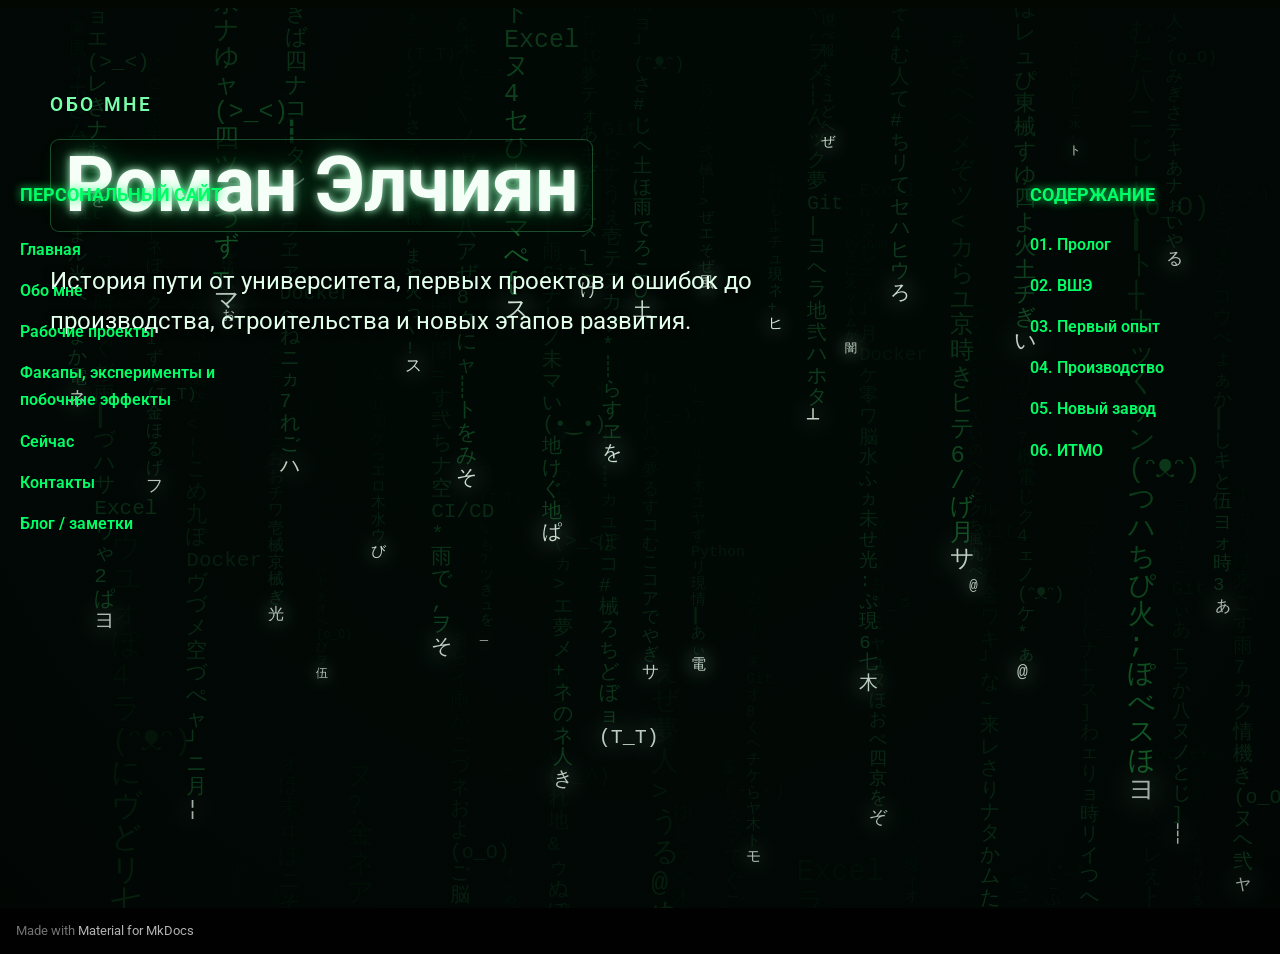
<file: story_backup_before_text/index.html>
<!doctype html>
<html lang="ru" class="no-js">
  <head>
    
      <meta charset="utf-8">
      <meta name="viewport" content="width=device-width,initial-scale=1">
      
      
      
      
      
      
        
      
      
      <link rel="icon" href="../assets/images/favicon.png">
      <meta name="generator" content="mkdocs-1.6.1, mkdocs-material-9.7.7">
    
    
      
        <title>Story backup before text - Персональный сайт — Роман Элчиян</title>
      
    
    
      <link rel="stylesheet" href="../assets/stylesheets/main.ec1eaa64.min.css">
      
      


    
    
      
    
    
      
        
        
        <link rel="preconnect" href="https://fonts.gstatic.com" crossorigin>
        <link rel="stylesheet" href="https://fonts.googleapis.com/css?family=Roboto:300,300i,400,400i,700,700i%7CRoboto+Mono:400,400i,700,700i&display=fallback">
        <style>:root{--md-text-font:"Roboto";--md-code-font:"Roboto Mono"}</style>
      
    
    
      <link rel="stylesheet" href="../assets/stylesheets/site.css">
    
      <link rel="stylesheet" href="../assets/stylesheets/matrix.css">
    
      <link rel="stylesheet" href="../assets/stylesheets/story.css">
    
    <script>__md_scope=new URL("..",location),__md_hash=e=>[...e].reduce(((e,_)=>(e<<5)-e+_.charCodeAt(0)),0),__md_get=(e,_=localStorage,t=__md_scope)=>JSON.parse(_.getItem(t.pathname+"."+e)),__md_set=(e,_,t=localStorage,a=__md_scope)=>{try{t.setItem(a.pathname+"."+e,JSON.stringify(_))}catch(e){}}</script>
    
      

    
    
  </head>
  
  
    <body dir="ltr">
  
    
    <input class="md-toggle" data-md-toggle="drawer" type="checkbox" id="__drawer" autocomplete="off">
    <input class="md-toggle" data-md-toggle="search" type="checkbox" id="__search" autocomplete="off">
    <label class="md-overlay" for="__drawer"></label>
    <div data-md-component="skip">
      
    </div>
    <div data-md-component="announce">
      
    </div>
    
    
      

  

<header class="md-header md-header--shadow" data-md-component="header">
  <nav class="md-header__inner md-grid" aria-label="Верхний колонтитул">
    <a href=".." title="Персональный сайт — Роман Элчиян" class="md-header__button md-logo" aria-label="Персональный сайт — Роман Элчиян" data-md-component="logo">
      
  
  <svg xmlns="http://www.w3.org/2000/svg" viewBox="0 0 24 24"><path d="M12 8a3 3 0 0 0 3-3 3 3 0 0 0-3-3 3 3 0 0 0-3 3 3 3 0 0 0 3 3m0 3.54C9.64 9.35 6.5 8 3 8v11c3.5 0 6.64 1.35 9 3.54 2.36-2.19 5.5-3.54 9-3.54V8c-3.5 0-6.64 1.35-9 3.54"/></svg>

    </a>
    <label class="md-header__button md-icon" for="__drawer">
      
      <svg xmlns="http://www.w3.org/2000/svg" viewBox="0 0 24 24"><path d="M3 6h18v2H3zm0 5h18v2H3zm0 5h18v2H3z"/></svg>
    </label>
    <div class="md-header__title" data-md-component="header-title">
      <div class="md-header__ellipsis">
        <div class="md-header__topic">
          <span class="md-ellipsis">
            Персональный сайт — Роман Элчиян
          </span>
        </div>
        <div class="md-header__topic" data-md-component="header-topic">
          <span class="md-ellipsis">
            
              Story backup before text
            
          </span>
        </div>
      </div>
    </div>
    
    
      <script>var palette=__md_get("__palette");if(palette&&palette.color){if("(prefers-color-scheme)"===palette.color.media){var media=matchMedia("(prefers-color-scheme: light)"),input=document.querySelector(media.matches?"[data-md-color-media='(prefers-color-scheme: light)']":"[data-md-color-media='(prefers-color-scheme: dark)']");palette.color.media=input.getAttribute("data-md-color-media"),palette.color.scheme=input.getAttribute("data-md-color-scheme"),palette.color.primary=input.getAttribute("data-md-color-primary"),palette.color.accent=input.getAttribute("data-md-color-accent")}for(var[key,value]of Object.entries(palette.color))document.body.setAttribute("data-md-color-"+key,value)}</script>
    
    
    
      
      
        <label class="md-header__button md-icon" for="__search">
          
          <svg xmlns="http://www.w3.org/2000/svg" viewBox="0 0 24 24"><path d="M9.5 3A6.5 6.5 0 0 1 16 9.5c0 1.61-.59 3.09-1.56 4.23l.27.27h.79l5 5-1.5 1.5-5-5v-.79l-.27-.27A6.52 6.52 0 0 1 9.5 16 6.5 6.5 0 0 1 3 9.5 6.5 6.5 0 0 1 9.5 3m0 2C7 5 5 7 5 9.5S7 14 9.5 14 14 12 14 9.5 12 5 9.5 5"/></svg>
        </label>
        <div class="md-search" data-md-component="search" role="dialog">
  <label class="md-search__overlay" for="__search"></label>
  <div class="md-search__inner" role="search">
    <form class="md-search__form" name="search">
      <input type="text" class="md-search__input" name="query" aria-label="Поиск" placeholder="Поиск" autocapitalize="off" autocorrect="off" autocomplete="off" spellcheck="false" data-md-component="search-query" required>
      <label class="md-search__icon md-icon" for="__search">
        
        <svg xmlns="http://www.w3.org/2000/svg" viewBox="0 0 24 24"><path d="M9.5 3A6.5 6.5 0 0 1 16 9.5c0 1.61-.59 3.09-1.56 4.23l.27.27h.79l5 5-1.5 1.5-5-5v-.79l-.27-.27A6.52 6.52 0 0 1 9.5 16 6.5 6.5 0 0 1 3 9.5 6.5 6.5 0 0 1 9.5 3m0 2C7 5 5 7 5 9.5S7 14 9.5 14 14 12 14 9.5 12 5 9.5 5"/></svg>
        
        <svg xmlns="http://www.w3.org/2000/svg" viewBox="0 0 24 24"><path d="M20 11v2H8l5.5 5.5-1.42 1.42L4.16 12l7.92-7.92L13.5 5.5 8 11z"/></svg>
      </label>
      <nav class="md-search__options" aria-label="Поиск">
        
        <button type="reset" class="md-search__icon md-icon" title="Очистить" aria-label="Очистить" tabindex="-1">
          
          <svg xmlns="http://www.w3.org/2000/svg" viewBox="0 0 24 24"><path d="M19 6.41 17.59 5 12 10.59 6.41 5 5 6.41 10.59 12 5 17.59 6.41 19 12 13.41 17.59 19 19 17.59 13.41 12z"/></svg>
        </button>
      </nav>
      
    </form>
    <div class="md-search__output">
      <div class="md-search__scrollwrap" tabindex="0" data-md-scrollfix>
        <div class="md-search-result" data-md-component="search-result">
          <div class="md-search-result__meta">
            Инициализация поиска
          </div>
          <ol class="md-search-result__list" role="presentation"></ol>
        </div>
      </div>
    </div>
  </div>
</div>
      
    
    
  </nav>
  
</header>
    
    <div class="md-container" data-md-component="container">
      
      
        
          
        
      
      <main class="md-main" data-md-component="main">
        <div class="md-main__inner md-grid">
          
            
              
                
              
              <div class="md-sidebar md-sidebar--primary" data-md-component="sidebar" data-md-type="navigation" hidden>
                <div class="md-sidebar__scrollwrap">
                  <div class="md-sidebar__inner">
                    



<nav class="md-nav md-nav--primary" aria-label="Навигация" data-md-level="0">
  <label class="md-nav__title" for="__drawer">
    <a href=".." title="Персональный сайт — Роман Элчиян" class="md-nav__button md-logo" aria-label="Персональный сайт — Роман Элчиян" data-md-component="logo">
      
  
  <svg xmlns="http://www.w3.org/2000/svg" viewBox="0 0 24 24"><path d="M12 8a3 3 0 0 0 3-3 3 3 0 0 0-3-3 3 3 0 0 0-3 3 3 3 0 0 0 3 3m0 3.54C9.64 9.35 6.5 8 3 8v11c3.5 0 6.64 1.35 9 3.54 2.36-2.19 5.5-3.54 9-3.54V8c-3.5 0-6.64 1.35-9 3.54"/></svg>

    </a>
    Персональный сайт — Роман Элчиян
  </label>
  
  <ul class="md-nav__list" data-md-scrollfix>
    
      
      
  
  
  
  
    <li class="md-nav__item">
      <a href=".." class="md-nav__link">
        
  
  
  <span class="md-ellipsis">
    
  
    Главная
  

    
  </span>
  
  

      </a>
    </li>
  

    
      
      
  
  
  
  
    <li class="md-nav__item">
      <a href="../story/" class="md-nav__link">
        
  
  
  <span class="md-ellipsis">
    
  
    Обо мне
  

    
  </span>
  
  

      </a>
    </li>
  

    
      
      
  
  
  
  
    <li class="md-nav__item">
      <a href="../projects/" class="md-nav__link">
        
  
  
  <span class="md-ellipsis">
    
  
    Рабочие проекты
  

    
  </span>
  
  

      </a>
    </li>
  

    
      
      
  
  
  
  
    <li class="md-nav__item">
      <a href="../now/" class="md-nav__link">
        
  
  
  <span class="md-ellipsis">
    
  
    Сейчас
  

    
  </span>
  
  

      </a>
    </li>
  

    
      
      
  
  
  
  
    <li class="md-nav__item">
      <a href="../contacts/" class="md-nav__link">
        
  
  
  <span class="md-ellipsis">
    
  
    Контакты
  

    
  </span>
  
  

      </a>
    </li>
  

    
      
      
  
  
  
  
    <li class="md-nav__item">
      <a href="../blog/" class="md-nav__link">
        
  
  
  <span class="md-ellipsis">
    
  
    Блог / заметки
  

    
  </span>
  
  

      </a>
    </li>
  

    
  </ul>
</nav>
                  </div>
                </div>
              </div>
            
            
              
                
              
              <div class="md-sidebar md-sidebar--secondary" data-md-component="sidebar" data-md-type="toc" hidden>
                <div class="md-sidebar__scrollwrap">
                  <div class="md-sidebar__inner">
                    

<nav class="md-nav md-nav--secondary" aria-label="Содержание">
  
  
  
  
</nav>
                  </div>
                </div>
              </div>
            
          
          
            <div class="md-content" data-md-component="content">
              
              <article class="md-content__inner md-typeset">
                
                  
  




<div class="matrix-hero story-hero">

<canvas id="matrix-canvas" aria-hidden="true"></canvas>


<!-- ЛЕВОЕ ГЛАВНОЕ МЕНЮ САЙТА -->

<div class="story-site-menu">

<div class="story-menu-title">
ПЕРСОНАЛЬНЫЙ САЙТ
</div>

<a href="/">Главная</a>
<a href="/story/">Обо мне</a>
<a href="/projects/">Рабочие проекты</a>
<a href="/experiments/">Факапы, эксперименты и побочные эффекты</a>
<a href="/now/">Сейчас</a>
<a href="/contacts/">Контакты</a>
<a href="/blog/">Блог / заметки</a>

</div>



<!-- ЦЕНТРАЛЬНЫЙ БЛОК -->

<div class="matrix-overlay">

<p class="matrix-eyebrow">
ОБО МНЕ
</p>

<h1 class="matrix-title">
Роман Элчиян
</h1>

<p class="matrix-lead">
История пути от университета, первых проектов и ошибок
до производства, строительства и новых этапов развития.
</p>

</div>



<!-- ПРАВОЕ СОДЕРЖАНИЕ СТРАНИЦЫ -->

<div class="story-content-menu">

<div class="story-menu-title">
СОДЕРЖАНИЕ
</div>

<a href="#prolog">01. Пролог</a>
<a href="#vshe">02. ВШЭ</a>
<a href="#first">03. Первый опыт</a>
<a href="#production">04. Производство</a>
<a href="#factory">05. Новый завод</a>
<a href="#itmo">06. ИТМО</a>

</div>


</div>







  
  




  



                
              </article>
            </div>
          
          
<script>var target=document.getElementById(location.hash.slice(1));target&&target.name&&(target.checked=target.name.startsWith("__tabbed_"))</script>
        </div>
        
      </main>
      
        <footer class="md-footer">
  
  <div class="md-footer-meta md-typeset">
    <div class="md-footer-meta__inner md-grid">
      <div class="md-copyright">
  
  
    Made with
    <a href="https://squidfunk.github.io/mkdocs-material/" target="_blank" rel="noopener">
      Material for MkDocs
    </a>
  
</div>
      
    </div>
  </div>
</footer>
      
    </div>
    <div class="md-dialog" data-md-component="dialog">
      <div class="md-dialog__inner md-typeset"></div>
    </div>
    
    
    
      
      
      <script id="__config" type="application/json">{"annotate": null, "base": "..", "features": [], "search": "../assets/javascripts/workers/search.2c215733.min.js", "tags": null, "translations": {"clipboard.copied": "\u0421\u043a\u043e\u043f\u0438\u0440\u043e\u0432\u0430\u043d\u043e \u0432 \u0431\u0443\u0444\u0435\u0440", "clipboard.copy": "\u041a\u043e\u043f\u0438\u0440\u043e\u0432\u0430\u0442\u044c \u0432 \u0431\u0443\u0444\u0435\u0440", "search.result.more.one": "\u0415\u0449\u0451 1 \u043d\u0430 \u044d\u0442\u043e\u0439 \u0441\u0442\u0440\u0430\u043d\u0438\u0446\u0435", "search.result.more.other": "\u0415\u0449\u0451 # \u043d\u0430 \u044d\u0442\u043e\u0439 \u0441\u0442\u0440\u0430\u043d\u0438\u0446\u0435", "search.result.none": "\u0421\u043e\u0432\u043f\u0430\u0434\u0435\u043d\u0438\u0439 \u043d\u0435 \u043d\u0430\u0439\u0434\u0435\u043d\u043e", "search.result.one": "\u041d\u0430\u0439\u0434\u0435\u043d\u043e 1 \u0441\u043e\u0432\u043f\u0430\u0434\u0435\u043d\u0438\u0435", "search.result.other": "\u041d\u0430\u0439\u0434\u0435\u043d\u043e \u0441\u043e\u0432\u043f\u0430\u0434\u0435\u043d\u0438\u0439: #", "search.result.placeholder": "\u041d\u0430\u0447\u043d\u0438\u0442\u0435 \u043f\u0435\u0447\u0430\u0442\u0430\u0442\u044c \u0434\u043b\u044f \u043f\u043e\u0438\u0441\u043a\u0430", "search.result.term.missing": "\u041e\u0442\u0441\u0443\u0442\u0441\u0442\u0432\u0443\u0435\u0442", "select.version": "\u0412\u044b\u0431\u0435\u0440\u0438\u0442\u0435 \u0432\u0435\u0440\u0441\u0438\u044e"}, "version": null}</script>
    
    
      <script src="../assets/javascripts/bundle.d7400e89.min.js"></script>
      
        <script src="../assets/javascripts/matrix.js"></script>
      
    
  </body>
</html>
</file>
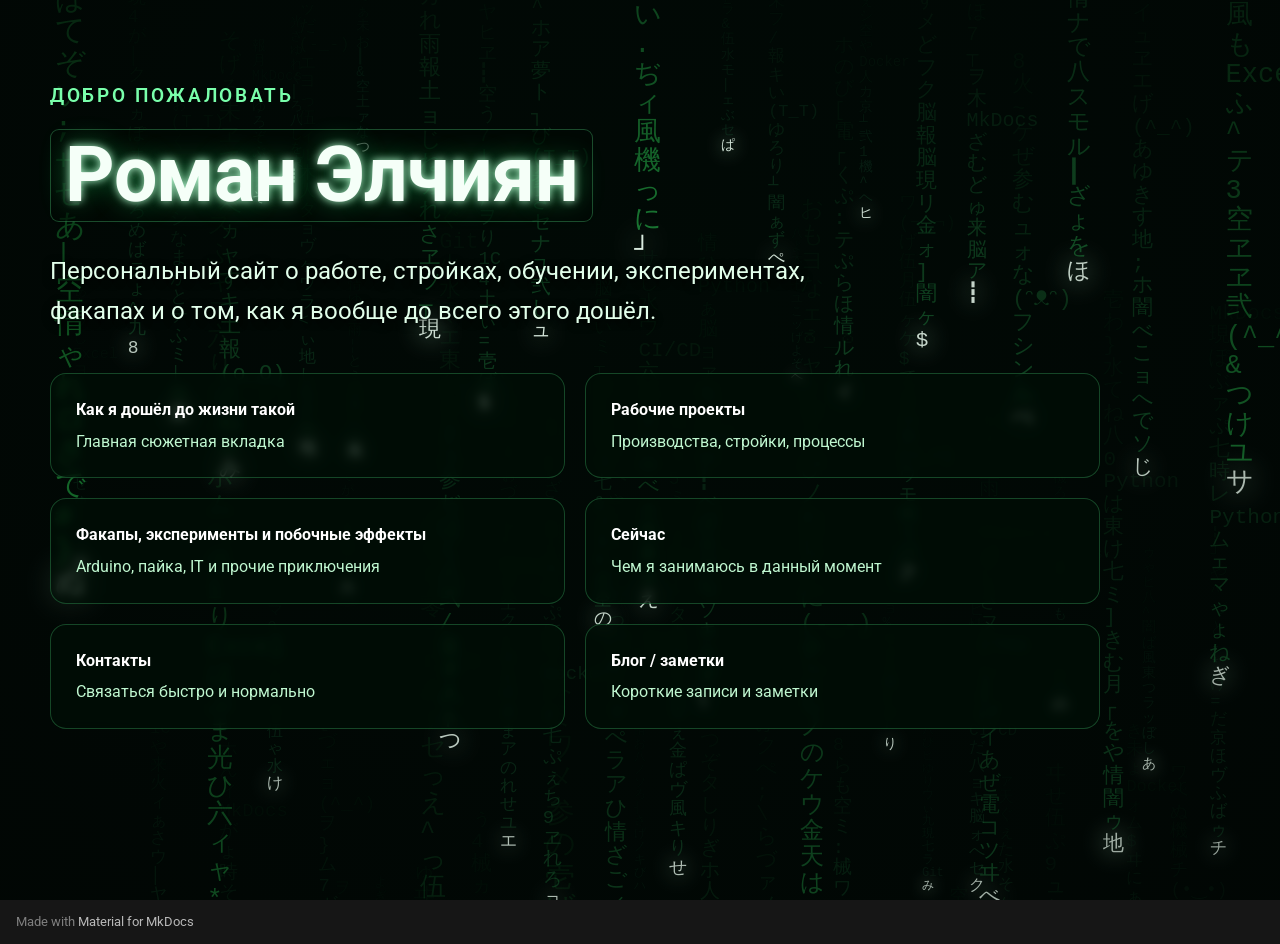
<file: coursework/site/index.html>
<!doctype html>
<html lang="ru" class="no-js">
  <head>
    
      <meta charset="utf-8">
      <meta name="viewport" content="width=device-width,initial-scale=1">
      
      
      
      
      
        <link rel="next" href="story/">
      
      
        
      
      
      <link rel="icon" href="assets/images/favicon.png">
      <meta name="generator" content="mkdocs-1.6.1, mkdocs-material-9.7.7">
    
    
      
        <title>Персональный сайт — Роман Элчиян</title>
      
    
    
      <link rel="stylesheet" href="assets/stylesheets/main.ec1eaa64.min.css">
      
      


    
    
      
    
    
      
        
        
        <link rel="preconnect" href="https://fonts.gstatic.com" crossorigin>
        <link rel="stylesheet" href="https://fonts.googleapis.com/css?family=Roboto:300,300i,400,400i,700,700i%7CRoboto+Mono:400,400i,700,700i&display=fallback">
        <style>:root{--md-text-font:"Roboto";--md-code-font:"Roboto Mono"}</style>
      
    
    
      <link rel="stylesheet" href="assets/stylesheets/site.css">
    
      <link rel="stylesheet" href="assets/stylesheets/matrix.css">
    
      <link rel="stylesheet" href="assets/stylesheets/story.css">
    
    <script>__md_scope=new URL(".",location),__md_hash=e=>[...e].reduce(((e,_)=>(e<<5)-e+_.charCodeAt(0)),0),__md_get=(e,_=localStorage,t=__md_scope)=>JSON.parse(_.getItem(t.pathname+"."+e)),__md_set=(e,_,t=localStorage,a=__md_scope)=>{try{t.setItem(a.pathname+"."+e,JSON.stringify(_))}catch(e){}}</script>
    
      

    
    
  </head>
  
  
    <body dir="ltr">
  
    
    <input class="md-toggle" data-md-toggle="drawer" type="checkbox" id="__drawer" autocomplete="off">
    <input class="md-toggle" data-md-toggle="search" type="checkbox" id="__search" autocomplete="off">
    <label class="md-overlay" for="__drawer"></label>
    <div data-md-component="skip">
      
    </div>
    <div data-md-component="announce">
      
    </div>
    
    
      

  

<header class="md-header md-header--shadow" data-md-component="header">
  <nav class="md-header__inner md-grid" aria-label="Верхний колонтитул">
    <a href="." title="Персональный сайт — Роман Элчиян" class="md-header__button md-logo" aria-label="Персональный сайт — Роман Элчиян" data-md-component="logo">
      
  
  <svg xmlns="http://www.w3.org/2000/svg" viewBox="0 0 24 24"><path d="M12 8a3 3 0 0 0 3-3 3 3 0 0 0-3-3 3 3 0 0 0-3 3 3 3 0 0 0 3 3m0 3.54C9.64 9.35 6.5 8 3 8v11c3.5 0 6.64 1.35 9 3.54 2.36-2.19 5.5-3.54 9-3.54V8c-3.5 0-6.64 1.35-9 3.54"/></svg>

    </a>
    <label class="md-header__button md-icon" for="__drawer">
      
      <svg xmlns="http://www.w3.org/2000/svg" viewBox="0 0 24 24"><path d="M3 6h18v2H3zm0 5h18v2H3zm0 5h18v2H3z"/></svg>
    </label>
    <div class="md-header__title" data-md-component="header-title">
      <div class="md-header__ellipsis">
        <div class="md-header__topic">
          <span class="md-ellipsis">
            Персональный сайт — Роман Элчиян
          </span>
        </div>
        <div class="md-header__topic" data-md-component="header-topic">
          <span class="md-ellipsis">
            
              Главная
            
          </span>
        </div>
      </div>
    </div>
    
    
      <script>var palette=__md_get("__palette");if(palette&&palette.color){if("(prefers-color-scheme)"===palette.color.media){var media=matchMedia("(prefers-color-scheme: light)"),input=document.querySelector(media.matches?"[data-md-color-media='(prefers-color-scheme: light)']":"[data-md-color-media='(prefers-color-scheme: dark)']");palette.color.media=input.getAttribute("data-md-color-media"),palette.color.scheme=input.getAttribute("data-md-color-scheme"),palette.color.primary=input.getAttribute("data-md-color-primary"),palette.color.accent=input.getAttribute("data-md-color-accent")}for(var[key,value]of Object.entries(palette.color))document.body.setAttribute("data-md-color-"+key,value)}</script>
    
    
    
      
      
        <label class="md-header__button md-icon" for="__search">
          
          <svg xmlns="http://www.w3.org/2000/svg" viewBox="0 0 24 24"><path d="M9.5 3A6.5 6.5 0 0 1 16 9.5c0 1.61-.59 3.09-1.56 4.23l.27.27h.79l5 5-1.5 1.5-5-5v-.79l-.27-.27A6.52 6.52 0 0 1 9.5 16 6.5 6.5 0 0 1 3 9.5 6.5 6.5 0 0 1 9.5 3m0 2C7 5 5 7 5 9.5S7 14 9.5 14 14 12 14 9.5 12 5 9.5 5"/></svg>
        </label>
        <div class="md-search" data-md-component="search" role="dialog">
  <label class="md-search__overlay" for="__search"></label>
  <div class="md-search__inner" role="search">
    <form class="md-search__form" name="search">
      <input type="text" class="md-search__input" name="query" aria-label="Поиск" placeholder="Поиск" autocapitalize="off" autocorrect="off" autocomplete="off" spellcheck="false" data-md-component="search-query" required>
      <label class="md-search__icon md-icon" for="__search">
        
        <svg xmlns="http://www.w3.org/2000/svg" viewBox="0 0 24 24"><path d="M9.5 3A6.5 6.5 0 0 1 16 9.5c0 1.61-.59 3.09-1.56 4.23l.27.27h.79l5 5-1.5 1.5-5-5v-.79l-.27-.27A6.52 6.52 0 0 1 9.5 16 6.5 6.5 0 0 1 3 9.5 6.5 6.5 0 0 1 9.5 3m0 2C7 5 5 7 5 9.5S7 14 9.5 14 14 12 14 9.5 12 5 9.5 5"/></svg>
        
        <svg xmlns="http://www.w3.org/2000/svg" viewBox="0 0 24 24"><path d="M20 11v2H8l5.5 5.5-1.42 1.42L4.16 12l7.92-7.92L13.5 5.5 8 11z"/></svg>
      </label>
      <nav class="md-search__options" aria-label="Поиск">
        
        <button type="reset" class="md-search__icon md-icon" title="Очистить" aria-label="Очистить" tabindex="-1">
          
          <svg xmlns="http://www.w3.org/2000/svg" viewBox="0 0 24 24"><path d="M19 6.41 17.59 5 12 10.59 6.41 5 5 6.41 10.59 12 5 17.59 6.41 19 12 13.41 17.59 19 19 17.59 13.41 12z"/></svg>
        </button>
      </nav>
      
    </form>
    <div class="md-search__output">
      <div class="md-search__scrollwrap" tabindex="0" data-md-scrollfix>
        <div class="md-search-result" data-md-component="search-result">
          <div class="md-search-result__meta">
            Инициализация поиска
          </div>
          <ol class="md-search-result__list" role="presentation"></ol>
        </div>
      </div>
    </div>
  </div>
</div>
      
    
    
  </nav>
  
</header>
    
    <div class="md-container" data-md-component="container">
      
      
        
          
        
      
      <main class="md-main" data-md-component="main">
        <div class="md-main__inner md-grid">
          
            
              
                
              
              <div class="md-sidebar md-sidebar--primary" data-md-component="sidebar" data-md-type="navigation" hidden>
                <div class="md-sidebar__scrollwrap">
                  <div class="md-sidebar__inner">
                    



<nav class="md-nav md-nav--primary" aria-label="Навигация" data-md-level="0">
  <label class="md-nav__title" for="__drawer">
    <a href="." title="Персональный сайт — Роман Элчиян" class="md-nav__button md-logo" aria-label="Персональный сайт — Роман Элчиян" data-md-component="logo">
      
  
  <svg xmlns="http://www.w3.org/2000/svg" viewBox="0 0 24 24"><path d="M12 8a3 3 0 0 0 3-3 3 3 0 0 0-3-3 3 3 0 0 0-3 3 3 3 0 0 0 3 3m0 3.54C9.64 9.35 6.5 8 3 8v11c3.5 0 6.64 1.35 9 3.54 2.36-2.19 5.5-3.54 9-3.54V8c-3.5 0-6.64 1.35-9 3.54"/></svg>

    </a>
    Персональный сайт — Роман Элчиян
  </label>
  
  <ul class="md-nav__list" data-md-scrollfix>
    
      
      
  
  
    
  
  
  
    <li class="md-nav__item md-nav__item--active">
      
      <input class="md-nav__toggle md-toggle" type="checkbox" id="__toc">
      
      
      
      <a href="." class="md-nav__link md-nav__link--active">
        
  
  
  <span class="md-ellipsis">
    
  
    Главная
  

    
  </span>
  
  

      </a>
      
    </li>
  

    
      
      
  
  
  
  
    <li class="md-nav__item">
      <a href="story/" class="md-nav__link">
        
  
  
  <span class="md-ellipsis">
    
  
    Как я дошёл до жизни такой
  

    
  </span>
  
  

      </a>
    </li>
  

    
      
      
  
  
  
  
    <li class="md-nav__item">
      <a href="projects/" class="md-nav__link">
        
  
  
  <span class="md-ellipsis">
    
  
    Рабочие проекты
  

    
  </span>
  
  

      </a>
    </li>
  

    
      
      
  
  
  
  
    <li class="md-nav__item">
      <a href="experiments/" class="md-nav__link">
        
  
  
  <span class="md-ellipsis">
    
  
    Факапы, эксперименты и побочные эффекты
  

    
  </span>
  
  

      </a>
    </li>
  

    
      
      
  
  
  
  
    <li class="md-nav__item">
      <a href="now/" class="md-nav__link">
        
  
  
  <span class="md-ellipsis">
    
  
    Сейчас
  

    
  </span>
  
  

      </a>
    </li>
  

    
      
      
  
  
  
  
    <li class="md-nav__item">
      <a href="contacts/" class="md-nav__link">
        
  
  
  <span class="md-ellipsis">
    
  
    Контакты
  

    
  </span>
  
  

      </a>
    </li>
  

    
      
      
  
  
  
  
    <li class="md-nav__item">
      <a href="blog/" class="md-nav__link">
        
  
  
  <span class="md-ellipsis">
    
  
    Блог / заметки
  

    
  </span>
  
  

      </a>
    </li>
  

    
  </ul>
</nav>
                  </div>
                </div>
              </div>
            
            
              
                
              
              <div class="md-sidebar md-sidebar--secondary" data-md-component="sidebar" data-md-type="toc" hidden>
                <div class="md-sidebar__scrollwrap">
                  <div class="md-sidebar__inner">
                    

<nav class="md-nav md-nav--secondary" aria-label="Содержание">
  
  
  
  
</nav>
                  </div>
                </div>
              </div>
            
          
          
            <div class="md-content" data-md-component="content">
              
              <article class="md-content__inner md-typeset">
                
                  
  




<div class="matrix-hero">
  <canvas id="matrix-canvas" aria-hidden="true"></canvas>

  <div class="matrix-overlay">
    <p class="matrix-eyebrow">ДОБРО ПОЖАЛОВАТЬ</p>

    <h1 class="matrix-title">Роман Элчиян</h1>

    <p class="matrix-lead">
      Персональный сайт о работе, стройках, обучении, экспериментах,
      факапах и о том, как я вообще до всего этого дошёл.
    </p>

    <div class="home-links">
      <a class="home-link-card" href="story/">
        <span class="home-link-title">Как я дошёл до жизни такой</span>
        <span class="home-link-text">Главная сюжетная вкладка</span>
      </a>

      <a class="home-link-card" href="projects/">
        <span class="home-link-title">Рабочие проекты</span>
        <span class="home-link-text">Производства, стройки, процессы</span>
      </a>

      <a class="home-link-card" href="experiments/">
        <span class="home-link-title">Факапы, эксперименты и побочные эффекты</span>
        <span class="home-link-text">Arduino, пайка, IT и прочие приключения</span>
      </a>

      <a class="home-link-card" href="now/">
        <span class="home-link-title">Сейчас</span>
        <span class="home-link-text">Чем я занимаюсь в данный момент</span>
      </a>

      <a class="home-link-card" href="contacts/">
        <span class="home-link-title">Контакты</span>
        <span class="home-link-text">Связаться быстро и нормально</span>
      </a>

      <a class="home-link-card" href="blog/">
        <span class="home-link-title">Блог / заметки</span>
        <span class="home-link-text">Короткие записи и заметки</span>
      </a>
    </div>
  </div>
</div>







  
  




  



                
              </article>
            </div>
          
          
<script>var target=document.getElementById(location.hash.slice(1));target&&target.name&&(target.checked=target.name.startsWith("__tabbed_"))</script>
        </div>
        
      </main>
      
        <footer class="md-footer">
  
  <div class="md-footer-meta md-typeset">
    <div class="md-footer-meta__inner md-grid">
      <div class="md-copyright">
  
  
    Made with
    <a href="https://squidfunk.github.io/mkdocs-material/" target="_blank" rel="noopener">
      Material for MkDocs
    </a>
  
</div>
      
    </div>
  </div>
</footer>
      
    </div>
    <div class="md-dialog" data-md-component="dialog">
      <div class="md-dialog__inner md-typeset"></div>
    </div>
    
    
    
      
      
      <script id="__config" type="application/json">{"annotate": null, "base": ".", "features": [], "search": "assets/javascripts/workers/search.2c215733.min.js", "tags": null, "translations": {"clipboard.copied": "\u0421\u043a\u043e\u043f\u0438\u0440\u043e\u0432\u0430\u043d\u043e \u0432 \u0431\u0443\u0444\u0435\u0440", "clipboard.copy": "\u041a\u043e\u043f\u0438\u0440\u043e\u0432\u0430\u0442\u044c \u0432 \u0431\u0443\u0444\u0435\u0440", "search.result.more.one": "\u0415\u0449\u0451 1 \u043d\u0430 \u044d\u0442\u043e\u0439 \u0441\u0442\u0440\u0430\u043d\u0438\u0446\u0435", "search.result.more.other": "\u0415\u0449\u0451 # \u043d\u0430 \u044d\u0442\u043e\u0439 \u0441\u0442\u0440\u0430\u043d\u0438\u0446\u0435", "search.result.none": "\u0421\u043e\u0432\u043f\u0430\u0434\u0435\u043d\u0438\u0439 \u043d\u0435 \u043d\u0430\u0439\u0434\u0435\u043d\u043e", "search.result.one": "\u041d\u0430\u0439\u0434\u0435\u043d\u043e 1 \u0441\u043e\u0432\u043f\u0430\u0434\u0435\u043d\u0438\u0435", "search.result.other": "\u041d\u0430\u0439\u0434\u0435\u043d\u043e \u0441\u043e\u0432\u043f\u0430\u0434\u0435\u043d\u0438\u0439: #", "search.result.placeholder": "\u041d\u0430\u0447\u043d\u0438\u0442\u0435 \u043f\u0435\u0447\u0430\u0442\u0430\u0442\u044c \u0434\u043b\u044f \u043f\u043e\u0438\u0441\u043a\u0430", "search.result.term.missing": "\u041e\u0442\u0441\u0443\u0442\u0441\u0442\u0432\u0443\u0435\u0442", "select.version": "\u0412\u044b\u0431\u0435\u0440\u0438\u0442\u0435 \u0432\u0435\u0440\u0441\u0438\u044e"}, "version": null}</script>
    
    
      <script src="assets/javascripts/bundle.d7400e89.min.js"></script>
      
        <script src="assets/javascripts/matrix.js"></script>
      
    
  </body>
</html>
</file>
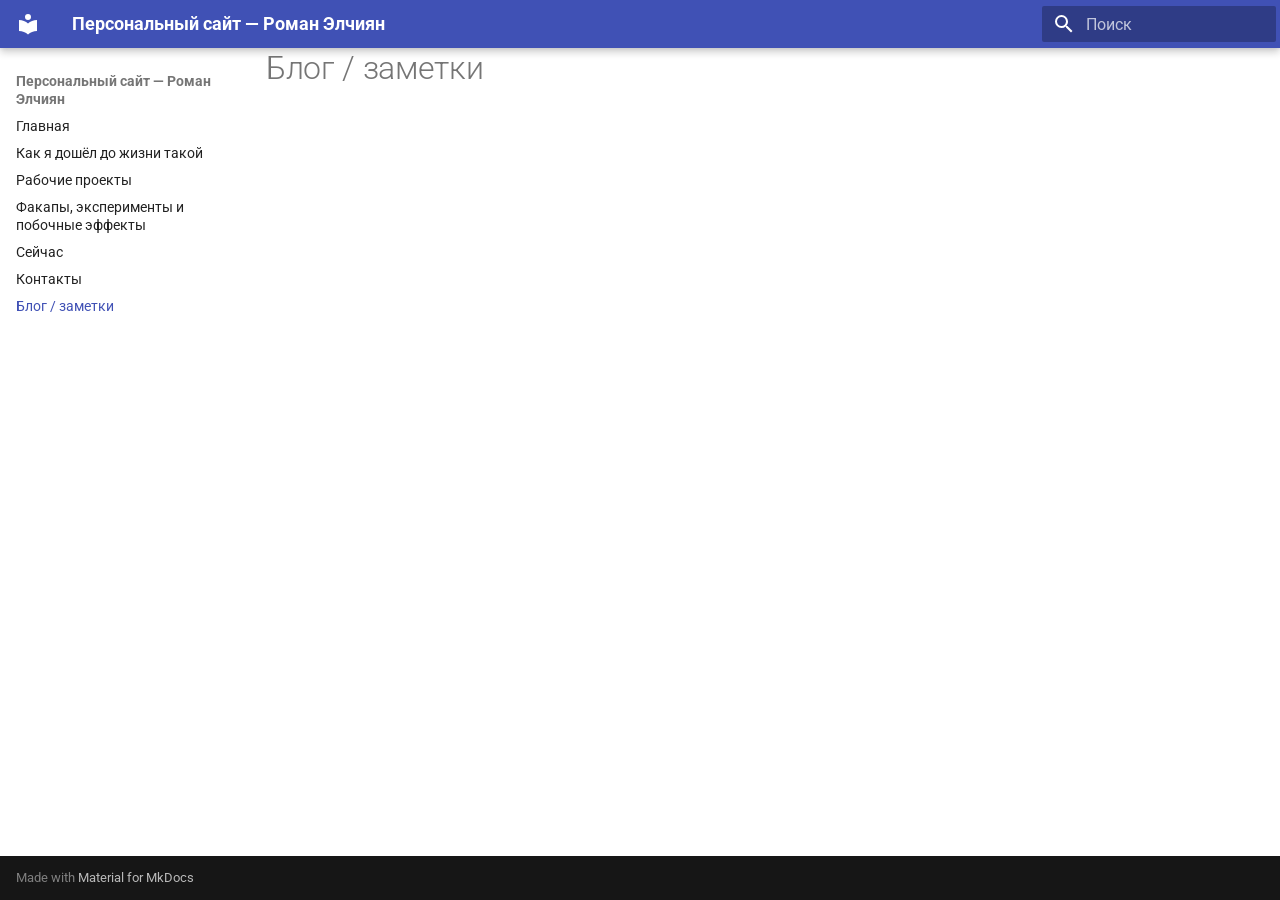
<file: coursework/site/blog/index.html>
<!doctype html>
<html lang="ru" class="no-js">
  <head>
    
      <meta charset="utf-8">
      <meta name="viewport" content="width=device-width,initial-scale=1">
      
      
      
      
        <link rel="prev" href="../contacts/">
      
      
      
        
      
      
      <link rel="icon" href="../assets/images/favicon.png">
      <meta name="generator" content="mkdocs-1.6.1, mkdocs-material-9.7.7">
    
    
      
        <title>Блог / заметки - Персональный сайт — Роман Элчиян</title>
      
    
    
      <link rel="stylesheet" href="../assets/stylesheets/main.ec1eaa64.min.css">
      
      


    
    
      
    
    
      
        
        
        <link rel="preconnect" href="https://fonts.gstatic.com" crossorigin>
        <link rel="stylesheet" href="https://fonts.googleapis.com/css?family=Roboto:300,300i,400,400i,700,700i%7CRoboto+Mono:400,400i,700,700i&display=fallback">
        <style>:root{--md-text-font:"Roboto";--md-code-font:"Roboto Mono"}</style>
      
    
    
      <link rel="stylesheet" href="../assets/stylesheets/site.css">
    
      <link rel="stylesheet" href="../assets/stylesheets/matrix.css">
    
      <link rel="stylesheet" href="../assets/stylesheets/story.css">
    
    <script>__md_scope=new URL("..",location),__md_hash=e=>[...e].reduce(((e,_)=>(e<<5)-e+_.charCodeAt(0)),0),__md_get=(e,_=localStorage,t=__md_scope)=>JSON.parse(_.getItem(t.pathname+"."+e)),__md_set=(e,_,t=localStorage,a=__md_scope)=>{try{t.setItem(a.pathname+"."+e,JSON.stringify(_))}catch(e){}}</script>
    
      

    
    
  </head>
  
  
    <body dir="ltr">
  
    
    <input class="md-toggle" data-md-toggle="drawer" type="checkbox" id="__drawer" autocomplete="off">
    <input class="md-toggle" data-md-toggle="search" type="checkbox" id="__search" autocomplete="off">
    <label class="md-overlay" for="__drawer"></label>
    <div data-md-component="skip">
      
    </div>
    <div data-md-component="announce">
      
    </div>
    
    
      

  

<header class="md-header md-header--shadow" data-md-component="header">
  <nav class="md-header__inner md-grid" aria-label="Верхний колонтитул">
    <a href=".." title="Персональный сайт — Роман Элчиян" class="md-header__button md-logo" aria-label="Персональный сайт — Роман Элчиян" data-md-component="logo">
      
  
  <svg xmlns="http://www.w3.org/2000/svg" viewBox="0 0 24 24"><path d="M12 8a3 3 0 0 0 3-3 3 3 0 0 0-3-3 3 3 0 0 0-3 3 3 3 0 0 0 3 3m0 3.54C9.64 9.35 6.5 8 3 8v11c3.5 0 6.64 1.35 9 3.54 2.36-2.19 5.5-3.54 9-3.54V8c-3.5 0-6.64 1.35-9 3.54"/></svg>

    </a>
    <label class="md-header__button md-icon" for="__drawer">
      
      <svg xmlns="http://www.w3.org/2000/svg" viewBox="0 0 24 24"><path d="M3 6h18v2H3zm0 5h18v2H3zm0 5h18v2H3z"/></svg>
    </label>
    <div class="md-header__title" data-md-component="header-title">
      <div class="md-header__ellipsis">
        <div class="md-header__topic">
          <span class="md-ellipsis">
            Персональный сайт — Роман Элчиян
          </span>
        </div>
        <div class="md-header__topic" data-md-component="header-topic">
          <span class="md-ellipsis">
            
              Блог / заметки
            
          </span>
        </div>
      </div>
    </div>
    
    
      <script>var palette=__md_get("__palette");if(palette&&palette.color){if("(prefers-color-scheme)"===palette.color.media){var media=matchMedia("(prefers-color-scheme: light)"),input=document.querySelector(media.matches?"[data-md-color-media='(prefers-color-scheme: light)']":"[data-md-color-media='(prefers-color-scheme: dark)']");palette.color.media=input.getAttribute("data-md-color-media"),palette.color.scheme=input.getAttribute("data-md-color-scheme"),palette.color.primary=input.getAttribute("data-md-color-primary"),palette.color.accent=input.getAttribute("data-md-color-accent")}for(var[key,value]of Object.entries(palette.color))document.body.setAttribute("data-md-color-"+key,value)}</script>
    
    
    
      
      
        <label class="md-header__button md-icon" for="__search">
          
          <svg xmlns="http://www.w3.org/2000/svg" viewBox="0 0 24 24"><path d="M9.5 3A6.5 6.5 0 0 1 16 9.5c0 1.61-.59 3.09-1.56 4.23l.27.27h.79l5 5-1.5 1.5-5-5v-.79l-.27-.27A6.52 6.52 0 0 1 9.5 16 6.5 6.5 0 0 1 3 9.5 6.5 6.5 0 0 1 9.5 3m0 2C7 5 5 7 5 9.5S7 14 9.5 14 14 12 14 9.5 12 5 9.5 5"/></svg>
        </label>
        <div class="md-search" data-md-component="search" role="dialog">
  <label class="md-search__overlay" for="__search"></label>
  <div class="md-search__inner" role="search">
    <form class="md-search__form" name="search">
      <input type="text" class="md-search__input" name="query" aria-label="Поиск" placeholder="Поиск" autocapitalize="off" autocorrect="off" autocomplete="off" spellcheck="false" data-md-component="search-query" required>
      <label class="md-search__icon md-icon" for="__search">
        
        <svg xmlns="http://www.w3.org/2000/svg" viewBox="0 0 24 24"><path d="M9.5 3A6.5 6.5 0 0 1 16 9.5c0 1.61-.59 3.09-1.56 4.23l.27.27h.79l5 5-1.5 1.5-5-5v-.79l-.27-.27A6.52 6.52 0 0 1 9.5 16 6.5 6.5 0 0 1 3 9.5 6.5 6.5 0 0 1 9.5 3m0 2C7 5 5 7 5 9.5S7 14 9.5 14 14 12 14 9.5 12 5 9.5 5"/></svg>
        
        <svg xmlns="http://www.w3.org/2000/svg" viewBox="0 0 24 24"><path d="M20 11v2H8l5.5 5.5-1.42 1.42L4.16 12l7.92-7.92L13.5 5.5 8 11z"/></svg>
      </label>
      <nav class="md-search__options" aria-label="Поиск">
        
        <button type="reset" class="md-search__icon md-icon" title="Очистить" aria-label="Очистить" tabindex="-1">
          
          <svg xmlns="http://www.w3.org/2000/svg" viewBox="0 0 24 24"><path d="M19 6.41 17.59 5 12 10.59 6.41 5 5 6.41 10.59 12 5 17.59 6.41 19 12 13.41 17.59 19 19 17.59 13.41 12z"/></svg>
        </button>
      </nav>
      
    </form>
    <div class="md-search__output">
      <div class="md-search__scrollwrap" tabindex="0" data-md-scrollfix>
        <div class="md-search-result" data-md-component="search-result">
          <div class="md-search-result__meta">
            Инициализация поиска
          </div>
          <ol class="md-search-result__list" role="presentation"></ol>
        </div>
      </div>
    </div>
  </div>
</div>
      
    
    
  </nav>
  
</header>
    
    <div class="md-container" data-md-component="container">
      
      
        
          
        
      
      <main class="md-main" data-md-component="main">
        <div class="md-main__inner md-grid">
          
            
              
              <div class="md-sidebar md-sidebar--primary" data-md-component="sidebar" data-md-type="navigation" >
                <div class="md-sidebar__scrollwrap">
                  <div class="md-sidebar__inner">
                    



<nav class="md-nav md-nav--primary" aria-label="Навигация" data-md-level="0">
  <label class="md-nav__title" for="__drawer">
    <a href=".." title="Персональный сайт — Роман Элчиян" class="md-nav__button md-logo" aria-label="Персональный сайт — Роман Элчиян" data-md-component="logo">
      
  
  <svg xmlns="http://www.w3.org/2000/svg" viewBox="0 0 24 24"><path d="M12 8a3 3 0 0 0 3-3 3 3 0 0 0-3-3 3 3 0 0 0-3 3 3 3 0 0 0 3 3m0 3.54C9.64 9.35 6.5 8 3 8v11c3.5 0 6.64 1.35 9 3.54 2.36-2.19 5.5-3.54 9-3.54V8c-3.5 0-6.64 1.35-9 3.54"/></svg>

    </a>
    Персональный сайт — Роман Элчиян
  </label>
  
  <ul class="md-nav__list" data-md-scrollfix>
    
      
      
  
  
  
  
    <li class="md-nav__item">
      <a href=".." class="md-nav__link">
        
  
  
  <span class="md-ellipsis">
    
  
    Главная
  

    
  </span>
  
  

      </a>
    </li>
  

    
      
      
  
  
  
  
    <li class="md-nav__item">
      <a href="../story/" class="md-nav__link">
        
  
  
  <span class="md-ellipsis">
    
  
    Как я дошёл до жизни такой
  

    
  </span>
  
  

      </a>
    </li>
  

    
      
      
  
  
  
  
    <li class="md-nav__item">
      <a href="../projects/" class="md-nav__link">
        
  
  
  <span class="md-ellipsis">
    
  
    Рабочие проекты
  

    
  </span>
  
  

      </a>
    </li>
  

    
      
      
  
  
  
  
    <li class="md-nav__item">
      <a href="../experiments/" class="md-nav__link">
        
  
  
  <span class="md-ellipsis">
    
  
    Факапы, эксперименты и побочные эффекты
  

    
  </span>
  
  

      </a>
    </li>
  

    
      
      
  
  
  
  
    <li class="md-nav__item">
      <a href="../now/" class="md-nav__link">
        
  
  
  <span class="md-ellipsis">
    
  
    Сейчас
  

    
  </span>
  
  

      </a>
    </li>
  

    
      
      
  
  
  
  
    <li class="md-nav__item">
      <a href="../contacts/" class="md-nav__link">
        
  
  
  <span class="md-ellipsis">
    
  
    Контакты
  

    
  </span>
  
  

      </a>
    </li>
  

    
      
      
  
  
    
  
  
  
    <li class="md-nav__item md-nav__item--active">
      
      <input class="md-nav__toggle md-toggle" type="checkbox" id="__toc">
      
      
      
      <a href="./" class="md-nav__link md-nav__link--active">
        
  
  
  <span class="md-ellipsis">
    
  
    Блог / заметки
  

    
  </span>
  
  

      </a>
      
    </li>
  

    
  </ul>
</nav>
                  </div>
                </div>
              </div>
            
            
              
              <div class="md-sidebar md-sidebar--secondary" data-md-component="sidebar" data-md-type="toc" >
                <div class="md-sidebar__scrollwrap">
                  <div class="md-sidebar__inner">
                    

<nav class="md-nav md-nav--secondary" aria-label="Содержание">
  
  
  
  
</nav>
                  </div>
                </div>
              </div>
            
          
          
            <div class="md-content" data-md-component="content">
              
              <article class="md-content__inner md-typeset">
                
                  



  <h1>Блог / заметки</h1>














                
              </article>
            </div>
          
          
<script>var target=document.getElementById(location.hash.slice(1));target&&target.name&&(target.checked=target.name.startsWith("__tabbed_"))</script>
        </div>
        
      </main>
      
        <footer class="md-footer">
  
  <div class="md-footer-meta md-typeset">
    <div class="md-footer-meta__inner md-grid">
      <div class="md-copyright">
  
  
    Made with
    <a href="https://squidfunk.github.io/mkdocs-material/" target="_blank" rel="noopener">
      Material for MkDocs
    </a>
  
</div>
      
    </div>
  </div>
</footer>
      
    </div>
    <div class="md-dialog" data-md-component="dialog">
      <div class="md-dialog__inner md-typeset"></div>
    </div>
    
    
    
      
      
      <script id="__config" type="application/json">{"annotate": null, "base": "..", "features": [], "search": "../assets/javascripts/workers/search.2c215733.min.js", "tags": null, "translations": {"clipboard.copied": "\u0421\u043a\u043e\u043f\u0438\u0440\u043e\u0432\u0430\u043d\u043e \u0432 \u0431\u0443\u0444\u0435\u0440", "clipboard.copy": "\u041a\u043e\u043f\u0438\u0440\u043e\u0432\u0430\u0442\u044c \u0432 \u0431\u0443\u0444\u0435\u0440", "search.result.more.one": "\u0415\u0449\u0451 1 \u043d\u0430 \u044d\u0442\u043e\u0439 \u0441\u0442\u0440\u0430\u043d\u0438\u0446\u0435", "search.result.more.other": "\u0415\u0449\u0451 # \u043d\u0430 \u044d\u0442\u043e\u0439 \u0441\u0442\u0440\u0430\u043d\u0438\u0446\u0435", "search.result.none": "\u0421\u043e\u0432\u043f\u0430\u0434\u0435\u043d\u0438\u0439 \u043d\u0435 \u043d\u0430\u0439\u0434\u0435\u043d\u043e", "search.result.one": "\u041d\u0430\u0439\u0434\u0435\u043d\u043e 1 \u0441\u043e\u0432\u043f\u0430\u0434\u0435\u043d\u0438\u0435", "search.result.other": "\u041d\u0430\u0439\u0434\u0435\u043d\u043e \u0441\u043e\u0432\u043f\u0430\u0434\u0435\u043d\u0438\u0439: #", "search.result.placeholder": "\u041d\u0430\u0447\u043d\u0438\u0442\u0435 \u043f\u0435\u0447\u0430\u0442\u0430\u0442\u044c \u0434\u043b\u044f \u043f\u043e\u0438\u0441\u043a\u0430", "search.result.term.missing": "\u041e\u0442\u0441\u0443\u0442\u0441\u0442\u0432\u0443\u0435\u0442", "select.version": "\u0412\u044b\u0431\u0435\u0440\u0438\u0442\u0435 \u0432\u0435\u0440\u0441\u0438\u044e"}, "version": null}</script>
    
    
      <script src="../assets/javascripts/bundle.d7400e89.min.js"></script>
      
        <script src="../assets/javascripts/matrix.js"></script>
      
    
  </body>
</html>
</file>
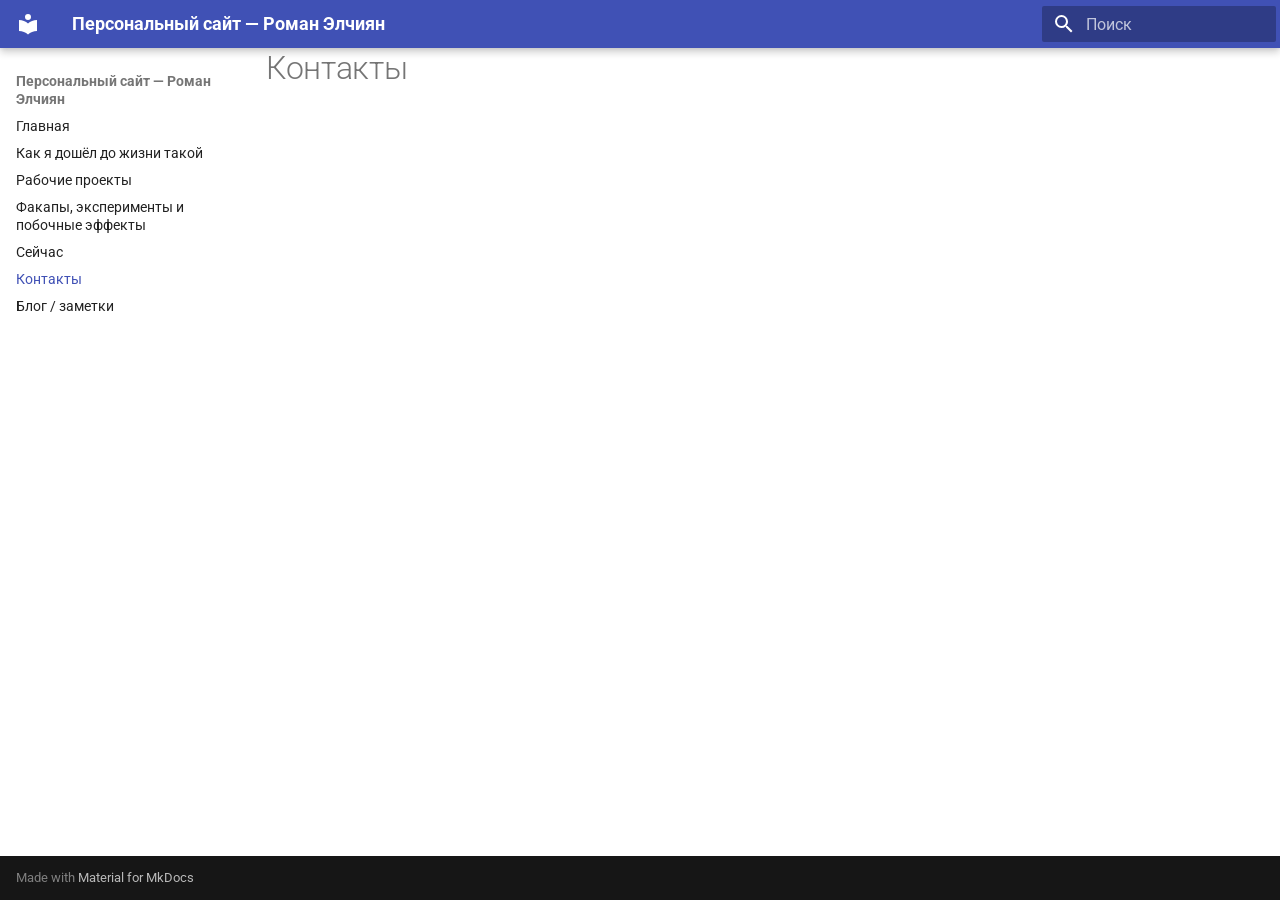
<file: coursework/site/contacts/index.html>
<!doctype html>
<html lang="ru" class="no-js">
  <head>
    
      <meta charset="utf-8">
      <meta name="viewport" content="width=device-width,initial-scale=1">
      
      
      
      
        <link rel="prev" href="../now/">
      
      
        <link rel="next" href="../blog/">
      
      
        
      
      
      <link rel="icon" href="../assets/images/favicon.png">
      <meta name="generator" content="mkdocs-1.6.1, mkdocs-material-9.7.7">
    
    
      
        <title>Контакты - Персональный сайт — Роман Элчиян</title>
      
    
    
      <link rel="stylesheet" href="../assets/stylesheets/main.ec1eaa64.min.css">
      
      


    
    
      
    
    
      
        
        
        <link rel="preconnect" href="https://fonts.gstatic.com" crossorigin>
        <link rel="stylesheet" href="https://fonts.googleapis.com/css?family=Roboto:300,300i,400,400i,700,700i%7CRoboto+Mono:400,400i,700,700i&display=fallback">
        <style>:root{--md-text-font:"Roboto";--md-code-font:"Roboto Mono"}</style>
      
    
    
      <link rel="stylesheet" href="../assets/stylesheets/site.css">
    
      <link rel="stylesheet" href="../assets/stylesheets/matrix.css">
    
      <link rel="stylesheet" href="../assets/stylesheets/story.css">
    
    <script>__md_scope=new URL("..",location),__md_hash=e=>[...e].reduce(((e,_)=>(e<<5)-e+_.charCodeAt(0)),0),__md_get=(e,_=localStorage,t=__md_scope)=>JSON.parse(_.getItem(t.pathname+"."+e)),__md_set=(e,_,t=localStorage,a=__md_scope)=>{try{t.setItem(a.pathname+"."+e,JSON.stringify(_))}catch(e){}}</script>
    
      

    
    
  </head>
  
  
    <body dir="ltr">
  
    
    <input class="md-toggle" data-md-toggle="drawer" type="checkbox" id="__drawer" autocomplete="off">
    <input class="md-toggle" data-md-toggle="search" type="checkbox" id="__search" autocomplete="off">
    <label class="md-overlay" for="__drawer"></label>
    <div data-md-component="skip">
      
    </div>
    <div data-md-component="announce">
      
    </div>
    
    
      

  

<header class="md-header md-header--shadow" data-md-component="header">
  <nav class="md-header__inner md-grid" aria-label="Верхний колонтитул">
    <a href=".." title="Персональный сайт — Роман Элчиян" class="md-header__button md-logo" aria-label="Персональный сайт — Роман Элчиян" data-md-component="logo">
      
  
  <svg xmlns="http://www.w3.org/2000/svg" viewBox="0 0 24 24"><path d="M12 8a3 3 0 0 0 3-3 3 3 0 0 0-3-3 3 3 0 0 0-3 3 3 3 0 0 0 3 3m0 3.54C9.64 9.35 6.5 8 3 8v11c3.5 0 6.64 1.35 9 3.54 2.36-2.19 5.5-3.54 9-3.54V8c-3.5 0-6.64 1.35-9 3.54"/></svg>

    </a>
    <label class="md-header__button md-icon" for="__drawer">
      
      <svg xmlns="http://www.w3.org/2000/svg" viewBox="0 0 24 24"><path d="M3 6h18v2H3zm0 5h18v2H3zm0 5h18v2H3z"/></svg>
    </label>
    <div class="md-header__title" data-md-component="header-title">
      <div class="md-header__ellipsis">
        <div class="md-header__topic">
          <span class="md-ellipsis">
            Персональный сайт — Роман Элчиян
          </span>
        </div>
        <div class="md-header__topic" data-md-component="header-topic">
          <span class="md-ellipsis">
            
              Контакты
            
          </span>
        </div>
      </div>
    </div>
    
    
      <script>var palette=__md_get("__palette");if(palette&&palette.color){if("(prefers-color-scheme)"===palette.color.media){var media=matchMedia("(prefers-color-scheme: light)"),input=document.querySelector(media.matches?"[data-md-color-media='(prefers-color-scheme: light)']":"[data-md-color-media='(prefers-color-scheme: dark)']");palette.color.media=input.getAttribute("data-md-color-media"),palette.color.scheme=input.getAttribute("data-md-color-scheme"),palette.color.primary=input.getAttribute("data-md-color-primary"),palette.color.accent=input.getAttribute("data-md-color-accent")}for(var[key,value]of Object.entries(palette.color))document.body.setAttribute("data-md-color-"+key,value)}</script>
    
    
    
      
      
        <label class="md-header__button md-icon" for="__search">
          
          <svg xmlns="http://www.w3.org/2000/svg" viewBox="0 0 24 24"><path d="M9.5 3A6.5 6.5 0 0 1 16 9.5c0 1.61-.59 3.09-1.56 4.23l.27.27h.79l5 5-1.5 1.5-5-5v-.79l-.27-.27A6.52 6.52 0 0 1 9.5 16 6.5 6.5 0 0 1 3 9.5 6.5 6.5 0 0 1 9.5 3m0 2C7 5 5 7 5 9.5S7 14 9.5 14 14 12 14 9.5 12 5 9.5 5"/></svg>
        </label>
        <div class="md-search" data-md-component="search" role="dialog">
  <label class="md-search__overlay" for="__search"></label>
  <div class="md-search__inner" role="search">
    <form class="md-search__form" name="search">
      <input type="text" class="md-search__input" name="query" aria-label="Поиск" placeholder="Поиск" autocapitalize="off" autocorrect="off" autocomplete="off" spellcheck="false" data-md-component="search-query" required>
      <label class="md-search__icon md-icon" for="__search">
        
        <svg xmlns="http://www.w3.org/2000/svg" viewBox="0 0 24 24"><path d="M9.5 3A6.5 6.5 0 0 1 16 9.5c0 1.61-.59 3.09-1.56 4.23l.27.27h.79l5 5-1.5 1.5-5-5v-.79l-.27-.27A6.52 6.52 0 0 1 9.5 16 6.5 6.5 0 0 1 3 9.5 6.5 6.5 0 0 1 9.5 3m0 2C7 5 5 7 5 9.5S7 14 9.5 14 14 12 14 9.5 12 5 9.5 5"/></svg>
        
        <svg xmlns="http://www.w3.org/2000/svg" viewBox="0 0 24 24"><path d="M20 11v2H8l5.5 5.5-1.42 1.42L4.16 12l7.92-7.92L13.5 5.5 8 11z"/></svg>
      </label>
      <nav class="md-search__options" aria-label="Поиск">
        
        <button type="reset" class="md-search__icon md-icon" title="Очистить" aria-label="Очистить" tabindex="-1">
          
          <svg xmlns="http://www.w3.org/2000/svg" viewBox="0 0 24 24"><path d="M19 6.41 17.59 5 12 10.59 6.41 5 5 6.41 10.59 12 5 17.59 6.41 19 12 13.41 17.59 19 19 17.59 13.41 12z"/></svg>
        </button>
      </nav>
      
    </form>
    <div class="md-search__output">
      <div class="md-search__scrollwrap" tabindex="0" data-md-scrollfix>
        <div class="md-search-result" data-md-component="search-result">
          <div class="md-search-result__meta">
            Инициализация поиска
          </div>
          <ol class="md-search-result__list" role="presentation"></ol>
        </div>
      </div>
    </div>
  </div>
</div>
      
    
    
  </nav>
  
</header>
    
    <div class="md-container" data-md-component="container">
      
      
        
          
        
      
      <main class="md-main" data-md-component="main">
        <div class="md-main__inner md-grid">
          
            
              
              <div class="md-sidebar md-sidebar--primary" data-md-component="sidebar" data-md-type="navigation" >
                <div class="md-sidebar__scrollwrap">
                  <div class="md-sidebar__inner">
                    



<nav class="md-nav md-nav--primary" aria-label="Навигация" data-md-level="0">
  <label class="md-nav__title" for="__drawer">
    <a href=".." title="Персональный сайт — Роман Элчиян" class="md-nav__button md-logo" aria-label="Персональный сайт — Роман Элчиян" data-md-component="logo">
      
  
  <svg xmlns="http://www.w3.org/2000/svg" viewBox="0 0 24 24"><path d="M12 8a3 3 0 0 0 3-3 3 3 0 0 0-3-3 3 3 0 0 0-3 3 3 3 0 0 0 3 3m0 3.54C9.64 9.35 6.5 8 3 8v11c3.5 0 6.64 1.35 9 3.54 2.36-2.19 5.5-3.54 9-3.54V8c-3.5 0-6.64 1.35-9 3.54"/></svg>

    </a>
    Персональный сайт — Роман Элчиян
  </label>
  
  <ul class="md-nav__list" data-md-scrollfix>
    
      
      
  
  
  
  
    <li class="md-nav__item">
      <a href=".." class="md-nav__link">
        
  
  
  <span class="md-ellipsis">
    
  
    Главная
  

    
  </span>
  
  

      </a>
    </li>
  

    
      
      
  
  
  
  
    <li class="md-nav__item">
      <a href="../story/" class="md-nav__link">
        
  
  
  <span class="md-ellipsis">
    
  
    Как я дошёл до жизни такой
  

    
  </span>
  
  

      </a>
    </li>
  

    
      
      
  
  
  
  
    <li class="md-nav__item">
      <a href="../projects/" class="md-nav__link">
        
  
  
  <span class="md-ellipsis">
    
  
    Рабочие проекты
  

    
  </span>
  
  

      </a>
    </li>
  

    
      
      
  
  
  
  
    <li class="md-nav__item">
      <a href="../experiments/" class="md-nav__link">
        
  
  
  <span class="md-ellipsis">
    
  
    Факапы, эксперименты и побочные эффекты
  

    
  </span>
  
  

      </a>
    </li>
  

    
      
      
  
  
  
  
    <li class="md-nav__item">
      <a href="../now/" class="md-nav__link">
        
  
  
  <span class="md-ellipsis">
    
  
    Сейчас
  

    
  </span>
  
  

      </a>
    </li>
  

    
      
      
  
  
    
  
  
  
    <li class="md-nav__item md-nav__item--active">
      
      <input class="md-nav__toggle md-toggle" type="checkbox" id="__toc">
      
      
      
      <a href="./" class="md-nav__link md-nav__link--active">
        
  
  
  <span class="md-ellipsis">
    
  
    Контакты
  

    
  </span>
  
  

      </a>
      
    </li>
  

    
      
      
  
  
  
  
    <li class="md-nav__item">
      <a href="../blog/" class="md-nav__link">
        
  
  
  <span class="md-ellipsis">
    
  
    Блог / заметки
  

    
  </span>
  
  

      </a>
    </li>
  

    
  </ul>
</nav>
                  </div>
                </div>
              </div>
            
            
              
              <div class="md-sidebar md-sidebar--secondary" data-md-component="sidebar" data-md-type="toc" >
                <div class="md-sidebar__scrollwrap">
                  <div class="md-sidebar__inner">
                    

<nav class="md-nav md-nav--secondary" aria-label="Содержание">
  
  
  
  
</nav>
                  </div>
                </div>
              </div>
            
          
          
            <div class="md-content" data-md-component="content">
              
              <article class="md-content__inner md-typeset">
                
                  



  <h1>Контакты</h1>














                
              </article>
            </div>
          
          
<script>var target=document.getElementById(location.hash.slice(1));target&&target.name&&(target.checked=target.name.startsWith("__tabbed_"))</script>
        </div>
        
      </main>
      
        <footer class="md-footer">
  
  <div class="md-footer-meta md-typeset">
    <div class="md-footer-meta__inner md-grid">
      <div class="md-copyright">
  
  
    Made with
    <a href="https://squidfunk.github.io/mkdocs-material/" target="_blank" rel="noopener">
      Material for MkDocs
    </a>
  
</div>
      
    </div>
  </div>
</footer>
      
    </div>
    <div class="md-dialog" data-md-component="dialog">
      <div class="md-dialog__inner md-typeset"></div>
    </div>
    
    
    
      
      
      <script id="__config" type="application/json">{"annotate": null, "base": "..", "features": [], "search": "../assets/javascripts/workers/search.2c215733.min.js", "tags": null, "translations": {"clipboard.copied": "\u0421\u043a\u043e\u043f\u0438\u0440\u043e\u0432\u0430\u043d\u043e \u0432 \u0431\u0443\u0444\u0435\u0440", "clipboard.copy": "\u041a\u043e\u043f\u0438\u0440\u043e\u0432\u0430\u0442\u044c \u0432 \u0431\u0443\u0444\u0435\u0440", "search.result.more.one": "\u0415\u0449\u0451 1 \u043d\u0430 \u044d\u0442\u043e\u0439 \u0441\u0442\u0440\u0430\u043d\u0438\u0446\u0435", "search.result.more.other": "\u0415\u0449\u0451 # \u043d\u0430 \u044d\u0442\u043e\u0439 \u0441\u0442\u0440\u0430\u043d\u0438\u0446\u0435", "search.result.none": "\u0421\u043e\u0432\u043f\u0430\u0434\u0435\u043d\u0438\u0439 \u043d\u0435 \u043d\u0430\u0439\u0434\u0435\u043d\u043e", "search.result.one": "\u041d\u0430\u0439\u0434\u0435\u043d\u043e 1 \u0441\u043e\u0432\u043f\u0430\u0434\u0435\u043d\u0438\u0435", "search.result.other": "\u041d\u0430\u0439\u0434\u0435\u043d\u043e \u0441\u043e\u0432\u043f\u0430\u0434\u0435\u043d\u0438\u0439: #", "search.result.placeholder": "\u041d\u0430\u0447\u043d\u0438\u0442\u0435 \u043f\u0435\u0447\u0430\u0442\u0430\u0442\u044c \u0434\u043b\u044f \u043f\u043e\u0438\u0441\u043a\u0430", "search.result.term.missing": "\u041e\u0442\u0441\u0443\u0442\u0441\u0442\u0432\u0443\u0435\u0442", "select.version": "\u0412\u044b\u0431\u0435\u0440\u0438\u0442\u0435 \u0432\u0435\u0440\u0441\u0438\u044e"}, "version": null}</script>
    
    
      <script src="../assets/javascripts/bundle.d7400e89.min.js"></script>
      
        <script src="../assets/javascripts/matrix.js"></script>
      
    
  </body>
</html>
</file>
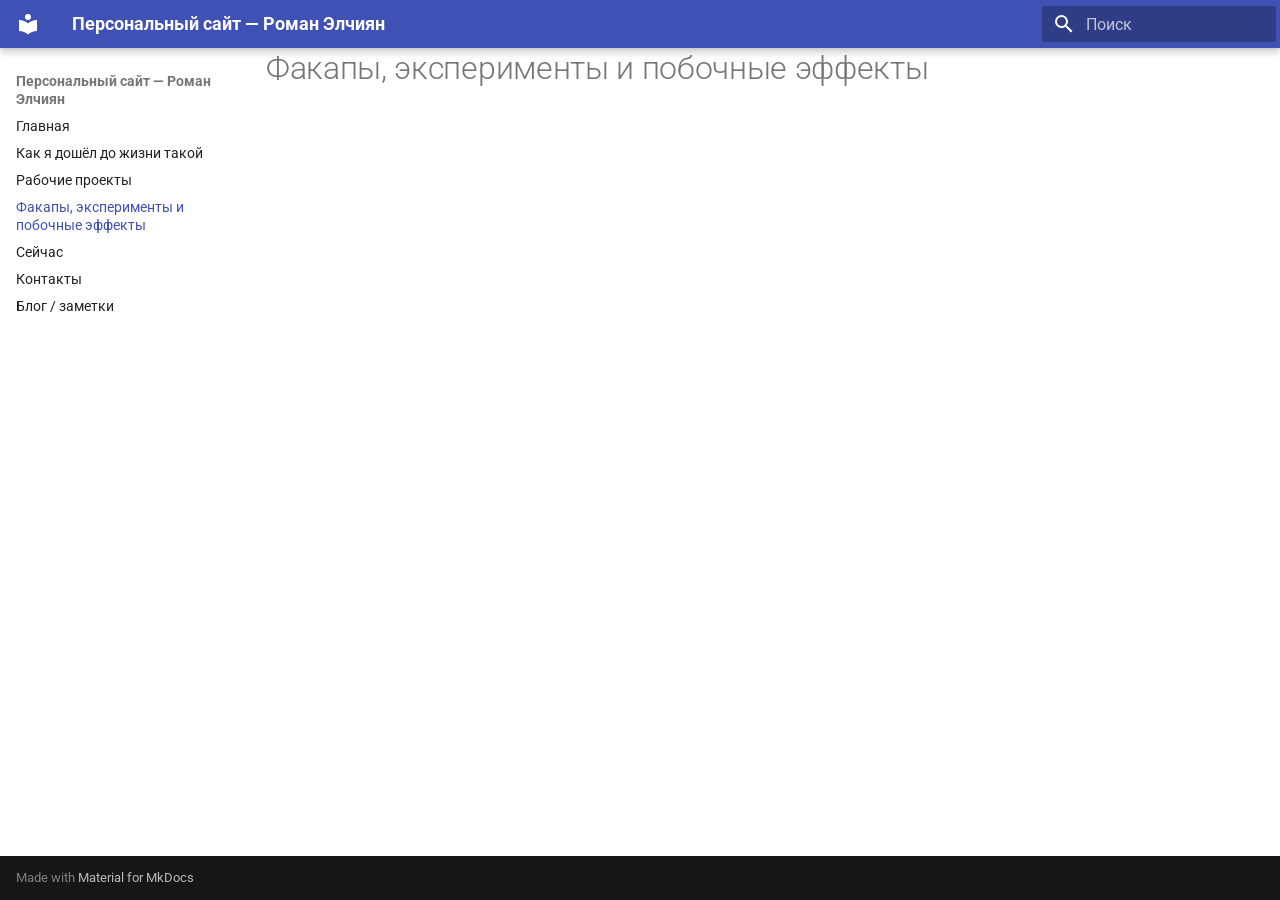
<file: coursework/site/experiments/index.html>
<!doctype html>
<html lang="ru" class="no-js">
  <head>
    
      <meta charset="utf-8">
      <meta name="viewport" content="width=device-width,initial-scale=1">
      
      
      
      
        <link rel="prev" href="../projects/">
      
      
        <link rel="next" href="../now/">
      
      
        
      
      
      <link rel="icon" href="../assets/images/favicon.png">
      <meta name="generator" content="mkdocs-1.6.1, mkdocs-material-9.7.7">
    
    
      
        <title>Факапы, эксперименты и побочные эффекты - Персональный сайт — Роман Элчиян</title>
      
    
    
      <link rel="stylesheet" href="../assets/stylesheets/main.ec1eaa64.min.css">
      
      


    
    
      
    
    
      
        
        
        <link rel="preconnect" href="https://fonts.gstatic.com" crossorigin>
        <link rel="stylesheet" href="https://fonts.googleapis.com/css?family=Roboto:300,300i,400,400i,700,700i%7CRoboto+Mono:400,400i,700,700i&display=fallback">
        <style>:root{--md-text-font:"Roboto";--md-code-font:"Roboto Mono"}</style>
      
    
    
      <link rel="stylesheet" href="../assets/stylesheets/site.css">
    
      <link rel="stylesheet" href="../assets/stylesheets/matrix.css">
    
      <link rel="stylesheet" href="../assets/stylesheets/story.css">
    
    <script>__md_scope=new URL("..",location),__md_hash=e=>[...e].reduce(((e,_)=>(e<<5)-e+_.charCodeAt(0)),0),__md_get=(e,_=localStorage,t=__md_scope)=>JSON.parse(_.getItem(t.pathname+"."+e)),__md_set=(e,_,t=localStorage,a=__md_scope)=>{try{t.setItem(a.pathname+"."+e,JSON.stringify(_))}catch(e){}}</script>
    
      

    
    
  </head>
  
  
    <body dir="ltr">
  
    
    <input class="md-toggle" data-md-toggle="drawer" type="checkbox" id="__drawer" autocomplete="off">
    <input class="md-toggle" data-md-toggle="search" type="checkbox" id="__search" autocomplete="off">
    <label class="md-overlay" for="__drawer"></label>
    <div data-md-component="skip">
      
    </div>
    <div data-md-component="announce">
      
    </div>
    
    
      

  

<header class="md-header md-header--shadow" data-md-component="header">
  <nav class="md-header__inner md-grid" aria-label="Верхний колонтитул">
    <a href=".." title="Персональный сайт — Роман Элчиян" class="md-header__button md-logo" aria-label="Персональный сайт — Роман Элчиян" data-md-component="logo">
      
  
  <svg xmlns="http://www.w3.org/2000/svg" viewBox="0 0 24 24"><path d="M12 8a3 3 0 0 0 3-3 3 3 0 0 0-3-3 3 3 0 0 0-3 3 3 3 0 0 0 3 3m0 3.54C9.64 9.35 6.5 8 3 8v11c3.5 0 6.64 1.35 9 3.54 2.36-2.19 5.5-3.54 9-3.54V8c-3.5 0-6.64 1.35-9 3.54"/></svg>

    </a>
    <label class="md-header__button md-icon" for="__drawer">
      
      <svg xmlns="http://www.w3.org/2000/svg" viewBox="0 0 24 24"><path d="M3 6h18v2H3zm0 5h18v2H3zm0 5h18v2H3z"/></svg>
    </label>
    <div class="md-header__title" data-md-component="header-title">
      <div class="md-header__ellipsis">
        <div class="md-header__topic">
          <span class="md-ellipsis">
            Персональный сайт — Роман Элчиян
          </span>
        </div>
        <div class="md-header__topic" data-md-component="header-topic">
          <span class="md-ellipsis">
            
              Факапы, эксперименты и побочные эффекты
            
          </span>
        </div>
      </div>
    </div>
    
    
      <script>var palette=__md_get("__palette");if(palette&&palette.color){if("(prefers-color-scheme)"===palette.color.media){var media=matchMedia("(prefers-color-scheme: light)"),input=document.querySelector(media.matches?"[data-md-color-media='(prefers-color-scheme: light)']":"[data-md-color-media='(prefers-color-scheme: dark)']");palette.color.media=input.getAttribute("data-md-color-media"),palette.color.scheme=input.getAttribute("data-md-color-scheme"),palette.color.primary=input.getAttribute("data-md-color-primary"),palette.color.accent=input.getAttribute("data-md-color-accent")}for(var[key,value]of Object.entries(palette.color))document.body.setAttribute("data-md-color-"+key,value)}</script>
    
    
    
      
      
        <label class="md-header__button md-icon" for="__search">
          
          <svg xmlns="http://www.w3.org/2000/svg" viewBox="0 0 24 24"><path d="M9.5 3A6.5 6.5 0 0 1 16 9.5c0 1.61-.59 3.09-1.56 4.23l.27.27h.79l5 5-1.5 1.5-5-5v-.79l-.27-.27A6.52 6.52 0 0 1 9.5 16 6.5 6.5 0 0 1 3 9.5 6.5 6.5 0 0 1 9.5 3m0 2C7 5 5 7 5 9.5S7 14 9.5 14 14 12 14 9.5 12 5 9.5 5"/></svg>
        </label>
        <div class="md-search" data-md-component="search" role="dialog">
  <label class="md-search__overlay" for="__search"></label>
  <div class="md-search__inner" role="search">
    <form class="md-search__form" name="search">
      <input type="text" class="md-search__input" name="query" aria-label="Поиск" placeholder="Поиск" autocapitalize="off" autocorrect="off" autocomplete="off" spellcheck="false" data-md-component="search-query" required>
      <label class="md-search__icon md-icon" for="__search">
        
        <svg xmlns="http://www.w3.org/2000/svg" viewBox="0 0 24 24"><path d="M9.5 3A6.5 6.5 0 0 1 16 9.5c0 1.61-.59 3.09-1.56 4.23l.27.27h.79l5 5-1.5 1.5-5-5v-.79l-.27-.27A6.52 6.52 0 0 1 9.5 16 6.5 6.5 0 0 1 3 9.5 6.5 6.5 0 0 1 9.5 3m0 2C7 5 5 7 5 9.5S7 14 9.5 14 14 12 14 9.5 12 5 9.5 5"/></svg>
        
        <svg xmlns="http://www.w3.org/2000/svg" viewBox="0 0 24 24"><path d="M20 11v2H8l5.5 5.5-1.42 1.42L4.16 12l7.92-7.92L13.5 5.5 8 11z"/></svg>
      </label>
      <nav class="md-search__options" aria-label="Поиск">
        
        <button type="reset" class="md-search__icon md-icon" title="Очистить" aria-label="Очистить" tabindex="-1">
          
          <svg xmlns="http://www.w3.org/2000/svg" viewBox="0 0 24 24"><path d="M19 6.41 17.59 5 12 10.59 6.41 5 5 6.41 10.59 12 5 17.59 6.41 19 12 13.41 17.59 19 19 17.59 13.41 12z"/></svg>
        </button>
      </nav>
      
    </form>
    <div class="md-search__output">
      <div class="md-search__scrollwrap" tabindex="0" data-md-scrollfix>
        <div class="md-search-result" data-md-component="search-result">
          <div class="md-search-result__meta">
            Инициализация поиска
          </div>
          <ol class="md-search-result__list" role="presentation"></ol>
        </div>
      </div>
    </div>
  </div>
</div>
      
    
    
  </nav>
  
</header>
    
    <div class="md-container" data-md-component="container">
      
      
        
          
        
      
      <main class="md-main" data-md-component="main">
        <div class="md-main__inner md-grid">
          
            
              
              <div class="md-sidebar md-sidebar--primary" data-md-component="sidebar" data-md-type="navigation" >
                <div class="md-sidebar__scrollwrap">
                  <div class="md-sidebar__inner">
                    



<nav class="md-nav md-nav--primary" aria-label="Навигация" data-md-level="0">
  <label class="md-nav__title" for="__drawer">
    <a href=".." title="Персональный сайт — Роман Элчиян" class="md-nav__button md-logo" aria-label="Персональный сайт — Роман Элчиян" data-md-component="logo">
      
  
  <svg xmlns="http://www.w3.org/2000/svg" viewBox="0 0 24 24"><path d="M12 8a3 3 0 0 0 3-3 3 3 0 0 0-3-3 3 3 0 0 0-3 3 3 3 0 0 0 3 3m0 3.54C9.64 9.35 6.5 8 3 8v11c3.5 0 6.64 1.35 9 3.54 2.36-2.19 5.5-3.54 9-3.54V8c-3.5 0-6.64 1.35-9 3.54"/></svg>

    </a>
    Персональный сайт — Роман Элчиян
  </label>
  
  <ul class="md-nav__list" data-md-scrollfix>
    
      
      
  
  
  
  
    <li class="md-nav__item">
      <a href=".." class="md-nav__link">
        
  
  
  <span class="md-ellipsis">
    
  
    Главная
  

    
  </span>
  
  

      </a>
    </li>
  

    
      
      
  
  
  
  
    <li class="md-nav__item">
      <a href="../story/" class="md-nav__link">
        
  
  
  <span class="md-ellipsis">
    
  
    Как я дошёл до жизни такой
  

    
  </span>
  
  

      </a>
    </li>
  

    
      
      
  
  
  
  
    <li class="md-nav__item">
      <a href="../projects/" class="md-nav__link">
        
  
  
  <span class="md-ellipsis">
    
  
    Рабочие проекты
  

    
  </span>
  
  

      </a>
    </li>
  

    
      
      
  
  
    
  
  
  
    <li class="md-nav__item md-nav__item--active">
      
      <input class="md-nav__toggle md-toggle" type="checkbox" id="__toc">
      
      
      
      <a href="./" class="md-nav__link md-nav__link--active">
        
  
  
  <span class="md-ellipsis">
    
  
    Факапы, эксперименты и побочные эффекты
  

    
  </span>
  
  

      </a>
      
    </li>
  

    
      
      
  
  
  
  
    <li class="md-nav__item">
      <a href="../now/" class="md-nav__link">
        
  
  
  <span class="md-ellipsis">
    
  
    Сейчас
  

    
  </span>
  
  

      </a>
    </li>
  

    
      
      
  
  
  
  
    <li class="md-nav__item">
      <a href="../contacts/" class="md-nav__link">
        
  
  
  <span class="md-ellipsis">
    
  
    Контакты
  

    
  </span>
  
  

      </a>
    </li>
  

    
      
      
  
  
  
  
    <li class="md-nav__item">
      <a href="../blog/" class="md-nav__link">
        
  
  
  <span class="md-ellipsis">
    
  
    Блог / заметки
  

    
  </span>
  
  

      </a>
    </li>
  

    
  </ul>
</nav>
                  </div>
                </div>
              </div>
            
            
              
              <div class="md-sidebar md-sidebar--secondary" data-md-component="sidebar" data-md-type="toc" >
                <div class="md-sidebar__scrollwrap">
                  <div class="md-sidebar__inner">
                    

<nav class="md-nav md-nav--secondary" aria-label="Содержание">
  
  
  
  
</nav>
                  </div>
                </div>
              </div>
            
          
          
            <div class="md-content" data-md-component="content">
              
              <article class="md-content__inner md-typeset">
                
                  



  <h1>Факапы, эксперименты и побочные эффекты</h1>














                
              </article>
            </div>
          
          
<script>var target=document.getElementById(location.hash.slice(1));target&&target.name&&(target.checked=target.name.startsWith("__tabbed_"))</script>
        </div>
        
      </main>
      
        <footer class="md-footer">
  
  <div class="md-footer-meta md-typeset">
    <div class="md-footer-meta__inner md-grid">
      <div class="md-copyright">
  
  
    Made with
    <a href="https://squidfunk.github.io/mkdocs-material/" target="_blank" rel="noopener">
      Material for MkDocs
    </a>
  
</div>
      
    </div>
  </div>
</footer>
      
    </div>
    <div class="md-dialog" data-md-component="dialog">
      <div class="md-dialog__inner md-typeset"></div>
    </div>
    
    
    
      
      
      <script id="__config" type="application/json">{"annotate": null, "base": "..", "features": [], "search": "../assets/javascripts/workers/search.2c215733.min.js", "tags": null, "translations": {"clipboard.copied": "\u0421\u043a\u043e\u043f\u0438\u0440\u043e\u0432\u0430\u043d\u043e \u0432 \u0431\u0443\u0444\u0435\u0440", "clipboard.copy": "\u041a\u043e\u043f\u0438\u0440\u043e\u0432\u0430\u0442\u044c \u0432 \u0431\u0443\u0444\u0435\u0440", "search.result.more.one": "\u0415\u0449\u0451 1 \u043d\u0430 \u044d\u0442\u043e\u0439 \u0441\u0442\u0440\u0430\u043d\u0438\u0446\u0435", "search.result.more.other": "\u0415\u0449\u0451 # \u043d\u0430 \u044d\u0442\u043e\u0439 \u0441\u0442\u0440\u0430\u043d\u0438\u0446\u0435", "search.result.none": "\u0421\u043e\u0432\u043f\u0430\u0434\u0435\u043d\u0438\u0439 \u043d\u0435 \u043d\u0430\u0439\u0434\u0435\u043d\u043e", "search.result.one": "\u041d\u0430\u0439\u0434\u0435\u043d\u043e 1 \u0441\u043e\u0432\u043f\u0430\u0434\u0435\u043d\u0438\u0435", "search.result.other": "\u041d\u0430\u0439\u0434\u0435\u043d\u043e \u0441\u043e\u0432\u043f\u0430\u0434\u0435\u043d\u0438\u0439: #", "search.result.placeholder": "\u041d\u0430\u0447\u043d\u0438\u0442\u0435 \u043f\u0435\u0447\u0430\u0442\u0430\u0442\u044c \u0434\u043b\u044f \u043f\u043e\u0438\u0441\u043a\u0430", "search.result.term.missing": "\u041e\u0442\u0441\u0443\u0442\u0441\u0442\u0432\u0443\u0435\u0442", "select.version": "\u0412\u044b\u0431\u0435\u0440\u0438\u0442\u0435 \u0432\u0435\u0440\u0441\u0438\u044e"}, "version": null}</script>
    
    
      <script src="../assets/javascripts/bundle.d7400e89.min.js"></script>
      
        <script src="../assets/javascripts/matrix.js"></script>
      
    
  </body>
</html>
</file>
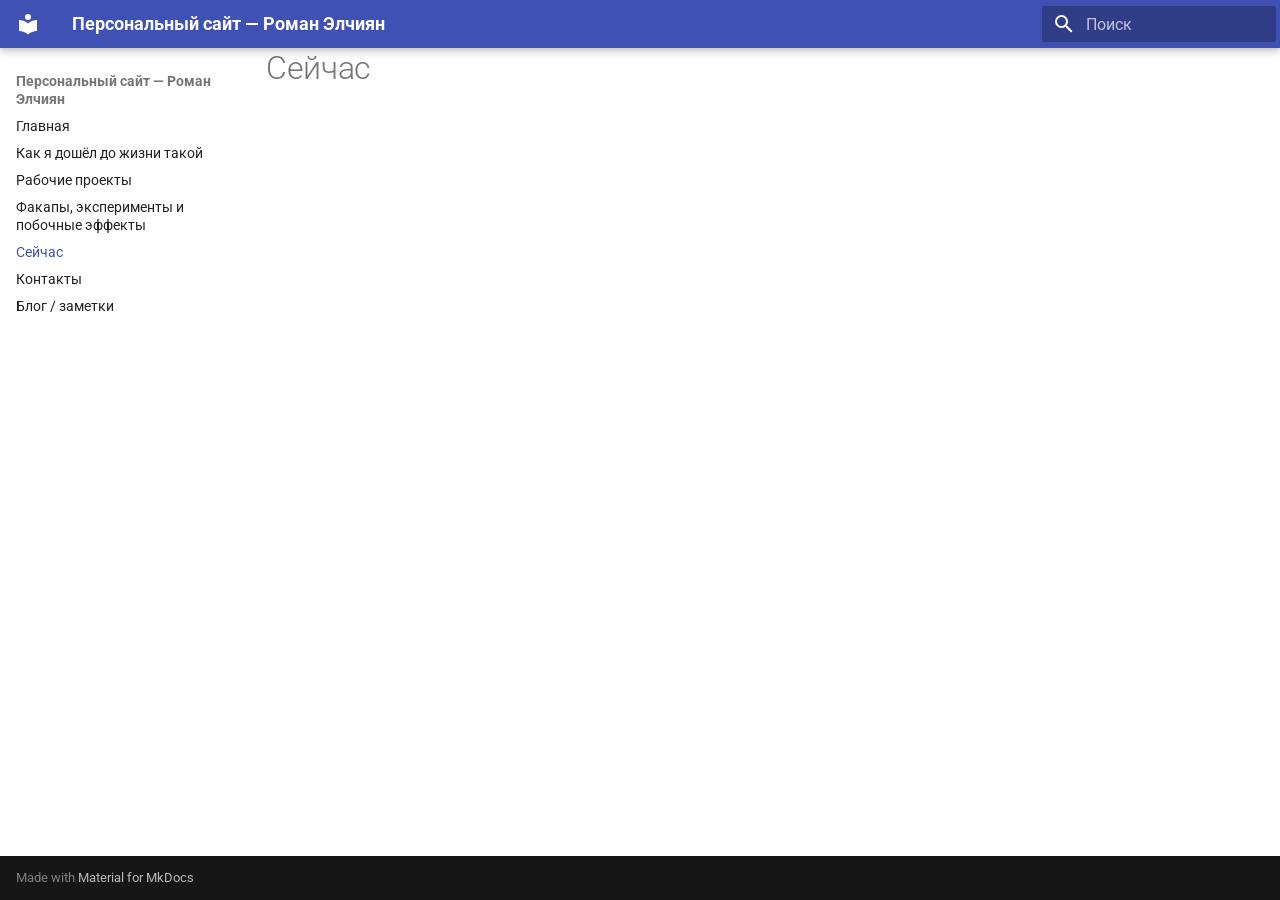
<file: coursework/site/now/index.html>
<!doctype html>
<html lang="ru" class="no-js">
  <head>
    
      <meta charset="utf-8">
      <meta name="viewport" content="width=device-width,initial-scale=1">
      
      
      
      
        <link rel="prev" href="../experiments/">
      
      
        <link rel="next" href="../contacts/">
      
      
        
      
      
      <link rel="icon" href="../assets/images/favicon.png">
      <meta name="generator" content="mkdocs-1.6.1, mkdocs-material-9.7.7">
    
    
      
        <title>Сейчас - Персональный сайт — Роман Элчиян</title>
      
    
    
      <link rel="stylesheet" href="../assets/stylesheets/main.ec1eaa64.min.css">
      
      


    
    
      
    
    
      
        
        
        <link rel="preconnect" href="https://fonts.gstatic.com" crossorigin>
        <link rel="stylesheet" href="https://fonts.googleapis.com/css?family=Roboto:300,300i,400,400i,700,700i%7CRoboto+Mono:400,400i,700,700i&display=fallback">
        <style>:root{--md-text-font:"Roboto";--md-code-font:"Roboto Mono"}</style>
      
    
    
      <link rel="stylesheet" href="../assets/stylesheets/site.css">
    
      <link rel="stylesheet" href="../assets/stylesheets/matrix.css">
    
      <link rel="stylesheet" href="../assets/stylesheets/story.css">
    
    <script>__md_scope=new URL("..",location),__md_hash=e=>[...e].reduce(((e,_)=>(e<<5)-e+_.charCodeAt(0)),0),__md_get=(e,_=localStorage,t=__md_scope)=>JSON.parse(_.getItem(t.pathname+"."+e)),__md_set=(e,_,t=localStorage,a=__md_scope)=>{try{t.setItem(a.pathname+"."+e,JSON.stringify(_))}catch(e){}}</script>
    
      

    
    
  </head>
  
  
    <body dir="ltr">
  
    
    <input class="md-toggle" data-md-toggle="drawer" type="checkbox" id="__drawer" autocomplete="off">
    <input class="md-toggle" data-md-toggle="search" type="checkbox" id="__search" autocomplete="off">
    <label class="md-overlay" for="__drawer"></label>
    <div data-md-component="skip">
      
    </div>
    <div data-md-component="announce">
      
    </div>
    
    
      

  

<header class="md-header md-header--shadow" data-md-component="header">
  <nav class="md-header__inner md-grid" aria-label="Верхний колонтитул">
    <a href=".." title="Персональный сайт — Роман Элчиян" class="md-header__button md-logo" aria-label="Персональный сайт — Роман Элчиян" data-md-component="logo">
      
  
  <svg xmlns="http://www.w3.org/2000/svg" viewBox="0 0 24 24"><path d="M12 8a3 3 0 0 0 3-3 3 3 0 0 0-3-3 3 3 0 0 0-3 3 3 3 0 0 0 3 3m0 3.54C9.64 9.35 6.5 8 3 8v11c3.5 0 6.64 1.35 9 3.54 2.36-2.19 5.5-3.54 9-3.54V8c-3.5 0-6.64 1.35-9 3.54"/></svg>

    </a>
    <label class="md-header__button md-icon" for="__drawer">
      
      <svg xmlns="http://www.w3.org/2000/svg" viewBox="0 0 24 24"><path d="M3 6h18v2H3zm0 5h18v2H3zm0 5h18v2H3z"/></svg>
    </label>
    <div class="md-header__title" data-md-component="header-title">
      <div class="md-header__ellipsis">
        <div class="md-header__topic">
          <span class="md-ellipsis">
            Персональный сайт — Роман Элчиян
          </span>
        </div>
        <div class="md-header__topic" data-md-component="header-topic">
          <span class="md-ellipsis">
            
              Сейчас
            
          </span>
        </div>
      </div>
    </div>
    
    
      <script>var palette=__md_get("__palette");if(palette&&palette.color){if("(prefers-color-scheme)"===palette.color.media){var media=matchMedia("(prefers-color-scheme: light)"),input=document.querySelector(media.matches?"[data-md-color-media='(prefers-color-scheme: light)']":"[data-md-color-media='(prefers-color-scheme: dark)']");palette.color.media=input.getAttribute("data-md-color-media"),palette.color.scheme=input.getAttribute("data-md-color-scheme"),palette.color.primary=input.getAttribute("data-md-color-primary"),palette.color.accent=input.getAttribute("data-md-color-accent")}for(var[key,value]of Object.entries(palette.color))document.body.setAttribute("data-md-color-"+key,value)}</script>
    
    
    
      
      
        <label class="md-header__button md-icon" for="__search">
          
          <svg xmlns="http://www.w3.org/2000/svg" viewBox="0 0 24 24"><path d="M9.5 3A6.5 6.5 0 0 1 16 9.5c0 1.61-.59 3.09-1.56 4.23l.27.27h.79l5 5-1.5 1.5-5-5v-.79l-.27-.27A6.52 6.52 0 0 1 9.5 16 6.5 6.5 0 0 1 3 9.5 6.5 6.5 0 0 1 9.5 3m0 2C7 5 5 7 5 9.5S7 14 9.5 14 14 12 14 9.5 12 5 9.5 5"/></svg>
        </label>
        <div class="md-search" data-md-component="search" role="dialog">
  <label class="md-search__overlay" for="__search"></label>
  <div class="md-search__inner" role="search">
    <form class="md-search__form" name="search">
      <input type="text" class="md-search__input" name="query" aria-label="Поиск" placeholder="Поиск" autocapitalize="off" autocorrect="off" autocomplete="off" spellcheck="false" data-md-component="search-query" required>
      <label class="md-search__icon md-icon" for="__search">
        
        <svg xmlns="http://www.w3.org/2000/svg" viewBox="0 0 24 24"><path d="M9.5 3A6.5 6.5 0 0 1 16 9.5c0 1.61-.59 3.09-1.56 4.23l.27.27h.79l5 5-1.5 1.5-5-5v-.79l-.27-.27A6.52 6.52 0 0 1 9.5 16 6.5 6.5 0 0 1 3 9.5 6.5 6.5 0 0 1 9.5 3m0 2C7 5 5 7 5 9.5S7 14 9.5 14 14 12 14 9.5 12 5 9.5 5"/></svg>
        
        <svg xmlns="http://www.w3.org/2000/svg" viewBox="0 0 24 24"><path d="M20 11v2H8l5.5 5.5-1.42 1.42L4.16 12l7.92-7.92L13.5 5.5 8 11z"/></svg>
      </label>
      <nav class="md-search__options" aria-label="Поиск">
        
        <button type="reset" class="md-search__icon md-icon" title="Очистить" aria-label="Очистить" tabindex="-1">
          
          <svg xmlns="http://www.w3.org/2000/svg" viewBox="0 0 24 24"><path d="M19 6.41 17.59 5 12 10.59 6.41 5 5 6.41 10.59 12 5 17.59 6.41 19 12 13.41 17.59 19 19 17.59 13.41 12z"/></svg>
        </button>
      </nav>
      
    </form>
    <div class="md-search__output">
      <div class="md-search__scrollwrap" tabindex="0" data-md-scrollfix>
        <div class="md-search-result" data-md-component="search-result">
          <div class="md-search-result__meta">
            Инициализация поиска
          </div>
          <ol class="md-search-result__list" role="presentation"></ol>
        </div>
      </div>
    </div>
  </div>
</div>
      
    
    
  </nav>
  
</header>
    
    <div class="md-container" data-md-component="container">
      
      
        
          
        
      
      <main class="md-main" data-md-component="main">
        <div class="md-main__inner md-grid">
          
            
              
              <div class="md-sidebar md-sidebar--primary" data-md-component="sidebar" data-md-type="navigation" >
                <div class="md-sidebar__scrollwrap">
                  <div class="md-sidebar__inner">
                    



<nav class="md-nav md-nav--primary" aria-label="Навигация" data-md-level="0">
  <label class="md-nav__title" for="__drawer">
    <a href=".." title="Персональный сайт — Роман Элчиян" class="md-nav__button md-logo" aria-label="Персональный сайт — Роман Элчиян" data-md-component="logo">
      
  
  <svg xmlns="http://www.w3.org/2000/svg" viewBox="0 0 24 24"><path d="M12 8a3 3 0 0 0 3-3 3 3 0 0 0-3-3 3 3 0 0 0-3 3 3 3 0 0 0 3 3m0 3.54C9.64 9.35 6.5 8 3 8v11c3.5 0 6.64 1.35 9 3.54 2.36-2.19 5.5-3.54 9-3.54V8c-3.5 0-6.64 1.35-9 3.54"/></svg>

    </a>
    Персональный сайт — Роман Элчиян
  </label>
  
  <ul class="md-nav__list" data-md-scrollfix>
    
      
      
  
  
  
  
    <li class="md-nav__item">
      <a href=".." class="md-nav__link">
        
  
  
  <span class="md-ellipsis">
    
  
    Главная
  

    
  </span>
  
  

      </a>
    </li>
  

    
      
      
  
  
  
  
    <li class="md-nav__item">
      <a href="../story/" class="md-nav__link">
        
  
  
  <span class="md-ellipsis">
    
  
    Как я дошёл до жизни такой
  

    
  </span>
  
  

      </a>
    </li>
  

    
      
      
  
  
  
  
    <li class="md-nav__item">
      <a href="../projects/" class="md-nav__link">
        
  
  
  <span class="md-ellipsis">
    
  
    Рабочие проекты
  

    
  </span>
  
  

      </a>
    </li>
  

    
      
      
  
  
  
  
    <li class="md-nav__item">
      <a href="../experiments/" class="md-nav__link">
        
  
  
  <span class="md-ellipsis">
    
  
    Факапы, эксперименты и побочные эффекты
  

    
  </span>
  
  

      </a>
    </li>
  

    
      
      
  
  
    
  
  
  
    <li class="md-nav__item md-nav__item--active">
      
      <input class="md-nav__toggle md-toggle" type="checkbox" id="__toc">
      
      
      
      <a href="./" class="md-nav__link md-nav__link--active">
        
  
  
  <span class="md-ellipsis">
    
  
    Сейчас
  

    
  </span>
  
  

      </a>
      
    </li>
  

    
      
      
  
  
  
  
    <li class="md-nav__item">
      <a href="../contacts/" class="md-nav__link">
        
  
  
  <span class="md-ellipsis">
    
  
    Контакты
  

    
  </span>
  
  

      </a>
    </li>
  

    
      
      
  
  
  
  
    <li class="md-nav__item">
      <a href="../blog/" class="md-nav__link">
        
  
  
  <span class="md-ellipsis">
    
  
    Блог / заметки
  

    
  </span>
  
  

      </a>
    </li>
  

    
  </ul>
</nav>
                  </div>
                </div>
              </div>
            
            
              
              <div class="md-sidebar md-sidebar--secondary" data-md-component="sidebar" data-md-type="toc" >
                <div class="md-sidebar__scrollwrap">
                  <div class="md-sidebar__inner">
                    

<nav class="md-nav md-nav--secondary" aria-label="Содержание">
  
  
  
  
</nav>
                  </div>
                </div>
              </div>
            
          
          
            <div class="md-content" data-md-component="content">
              
              <article class="md-content__inner md-typeset">
                
                  



  <h1>Сейчас</h1>














                
              </article>
            </div>
          
          
<script>var target=document.getElementById(location.hash.slice(1));target&&target.name&&(target.checked=target.name.startsWith("__tabbed_"))</script>
        </div>
        
      </main>
      
        <footer class="md-footer">
  
  <div class="md-footer-meta md-typeset">
    <div class="md-footer-meta__inner md-grid">
      <div class="md-copyright">
  
  
    Made with
    <a href="https://squidfunk.github.io/mkdocs-material/" target="_blank" rel="noopener">
      Material for MkDocs
    </a>
  
</div>
      
    </div>
  </div>
</footer>
      
    </div>
    <div class="md-dialog" data-md-component="dialog">
      <div class="md-dialog__inner md-typeset"></div>
    </div>
    
    
    
      
      
      <script id="__config" type="application/json">{"annotate": null, "base": "..", "features": [], "search": "../assets/javascripts/workers/search.2c215733.min.js", "tags": null, "translations": {"clipboard.copied": "\u0421\u043a\u043e\u043f\u0438\u0440\u043e\u0432\u0430\u043d\u043e \u0432 \u0431\u0443\u0444\u0435\u0440", "clipboard.copy": "\u041a\u043e\u043f\u0438\u0440\u043e\u0432\u0430\u0442\u044c \u0432 \u0431\u0443\u0444\u0435\u0440", "search.result.more.one": "\u0415\u0449\u0451 1 \u043d\u0430 \u044d\u0442\u043e\u0439 \u0441\u0442\u0440\u0430\u043d\u0438\u0446\u0435", "search.result.more.other": "\u0415\u0449\u0451 # \u043d\u0430 \u044d\u0442\u043e\u0439 \u0441\u0442\u0440\u0430\u043d\u0438\u0446\u0435", "search.result.none": "\u0421\u043e\u0432\u043f\u0430\u0434\u0435\u043d\u0438\u0439 \u043d\u0435 \u043d\u0430\u0439\u0434\u0435\u043d\u043e", "search.result.one": "\u041d\u0430\u0439\u0434\u0435\u043d\u043e 1 \u0441\u043e\u0432\u043f\u0430\u0434\u0435\u043d\u0438\u0435", "search.result.other": "\u041d\u0430\u0439\u0434\u0435\u043d\u043e \u0441\u043e\u0432\u043f\u0430\u0434\u0435\u043d\u0438\u0439: #", "search.result.placeholder": "\u041d\u0430\u0447\u043d\u0438\u0442\u0435 \u043f\u0435\u0447\u0430\u0442\u0430\u0442\u044c \u0434\u043b\u044f \u043f\u043e\u0438\u0441\u043a\u0430", "search.result.term.missing": "\u041e\u0442\u0441\u0443\u0442\u0441\u0442\u0432\u0443\u0435\u0442", "select.version": "\u0412\u044b\u0431\u0435\u0440\u0438\u0442\u0435 \u0432\u0435\u0440\u0441\u0438\u044e"}, "version": null}</script>
    
    
      <script src="../assets/javascripts/bundle.d7400e89.min.js"></script>
      
        <script src="../assets/javascripts/matrix.js"></script>
      
    
  </body>
</html>
</file>
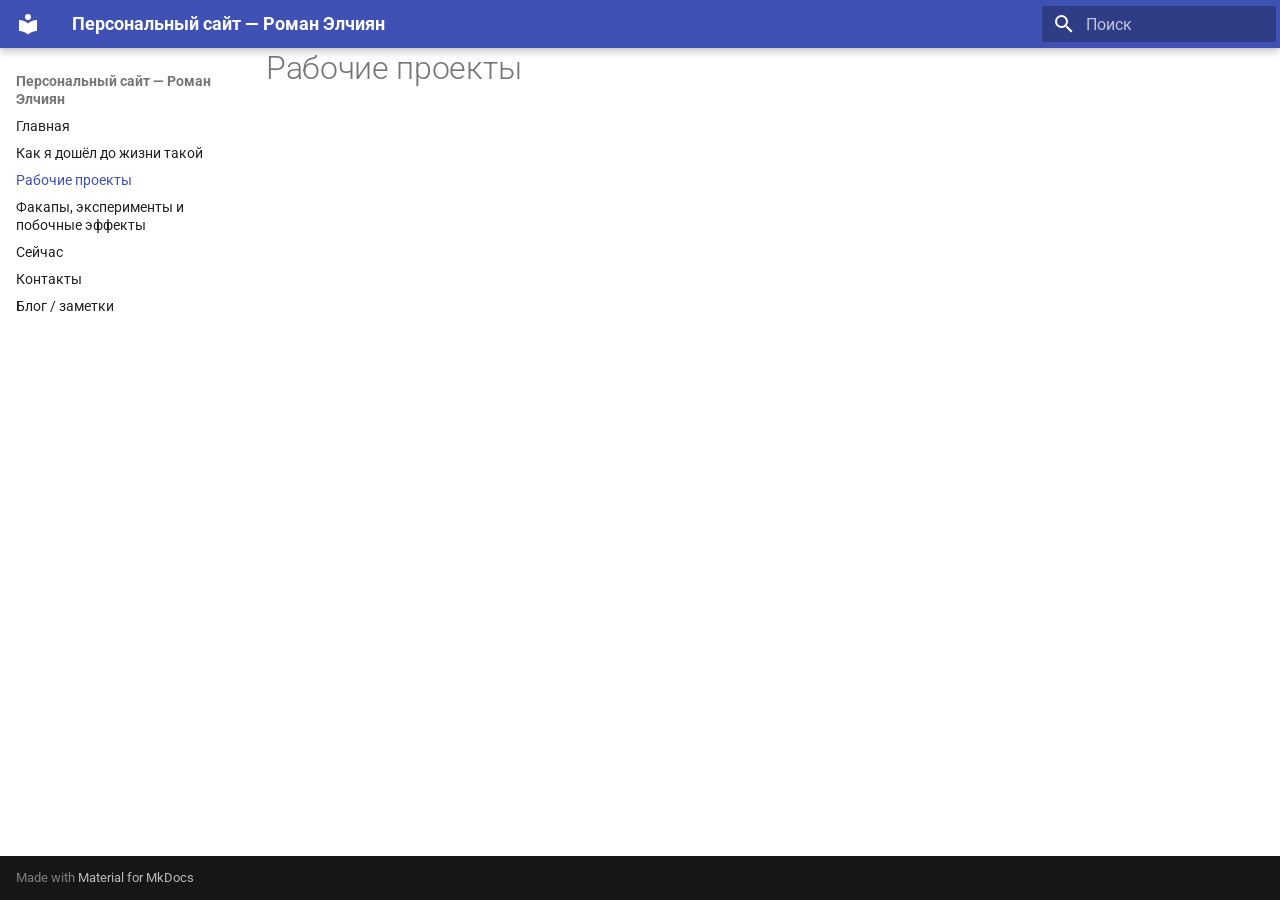
<file: coursework/site/projects/index.html>
<!doctype html>
<html lang="ru" class="no-js">
  <head>
    
      <meta charset="utf-8">
      <meta name="viewport" content="width=device-width,initial-scale=1">
      
      
      
      
        <link rel="prev" href="../story/">
      
      
        <link rel="next" href="../experiments/">
      
      
        
      
      
      <link rel="icon" href="../assets/images/favicon.png">
      <meta name="generator" content="mkdocs-1.6.1, mkdocs-material-9.7.7">
    
    
      
        <title>Рабочие проекты - Персональный сайт — Роман Элчиян</title>
      
    
    
      <link rel="stylesheet" href="../assets/stylesheets/main.ec1eaa64.min.css">
      
      


    
    
      
    
    
      
        
        
        <link rel="preconnect" href="https://fonts.gstatic.com" crossorigin>
        <link rel="stylesheet" href="https://fonts.googleapis.com/css?family=Roboto:300,300i,400,400i,700,700i%7CRoboto+Mono:400,400i,700,700i&display=fallback">
        <style>:root{--md-text-font:"Roboto";--md-code-font:"Roboto Mono"}</style>
      
    
    
      <link rel="stylesheet" href="../assets/stylesheets/site.css">
    
      <link rel="stylesheet" href="../assets/stylesheets/matrix.css">
    
      <link rel="stylesheet" href="../assets/stylesheets/story.css">
    
    <script>__md_scope=new URL("..",location),__md_hash=e=>[...e].reduce(((e,_)=>(e<<5)-e+_.charCodeAt(0)),0),__md_get=(e,_=localStorage,t=__md_scope)=>JSON.parse(_.getItem(t.pathname+"."+e)),__md_set=(e,_,t=localStorage,a=__md_scope)=>{try{t.setItem(a.pathname+"."+e,JSON.stringify(_))}catch(e){}}</script>
    
      

    
    
  </head>
  
  
    <body dir="ltr">
  
    
    <input class="md-toggle" data-md-toggle="drawer" type="checkbox" id="__drawer" autocomplete="off">
    <input class="md-toggle" data-md-toggle="search" type="checkbox" id="__search" autocomplete="off">
    <label class="md-overlay" for="__drawer"></label>
    <div data-md-component="skip">
      
    </div>
    <div data-md-component="announce">
      
    </div>
    
    
      

  

<header class="md-header md-header--shadow" data-md-component="header">
  <nav class="md-header__inner md-grid" aria-label="Верхний колонтитул">
    <a href=".." title="Персональный сайт — Роман Элчиян" class="md-header__button md-logo" aria-label="Персональный сайт — Роман Элчиян" data-md-component="logo">
      
  
  <svg xmlns="http://www.w3.org/2000/svg" viewBox="0 0 24 24"><path d="M12 8a3 3 0 0 0 3-3 3 3 0 0 0-3-3 3 3 0 0 0-3 3 3 3 0 0 0 3 3m0 3.54C9.64 9.35 6.5 8 3 8v11c3.5 0 6.64 1.35 9 3.54 2.36-2.19 5.5-3.54 9-3.54V8c-3.5 0-6.64 1.35-9 3.54"/></svg>

    </a>
    <label class="md-header__button md-icon" for="__drawer">
      
      <svg xmlns="http://www.w3.org/2000/svg" viewBox="0 0 24 24"><path d="M3 6h18v2H3zm0 5h18v2H3zm0 5h18v2H3z"/></svg>
    </label>
    <div class="md-header__title" data-md-component="header-title">
      <div class="md-header__ellipsis">
        <div class="md-header__topic">
          <span class="md-ellipsis">
            Персональный сайт — Роман Элчиян
          </span>
        </div>
        <div class="md-header__topic" data-md-component="header-topic">
          <span class="md-ellipsis">
            
              Рабочие проекты
            
          </span>
        </div>
      </div>
    </div>
    
    
      <script>var palette=__md_get("__palette");if(palette&&palette.color){if("(prefers-color-scheme)"===palette.color.media){var media=matchMedia("(prefers-color-scheme: light)"),input=document.querySelector(media.matches?"[data-md-color-media='(prefers-color-scheme: light)']":"[data-md-color-media='(prefers-color-scheme: dark)']");palette.color.media=input.getAttribute("data-md-color-media"),palette.color.scheme=input.getAttribute("data-md-color-scheme"),palette.color.primary=input.getAttribute("data-md-color-primary"),palette.color.accent=input.getAttribute("data-md-color-accent")}for(var[key,value]of Object.entries(palette.color))document.body.setAttribute("data-md-color-"+key,value)}</script>
    
    
    
      
      
        <label class="md-header__button md-icon" for="__search">
          
          <svg xmlns="http://www.w3.org/2000/svg" viewBox="0 0 24 24"><path d="M9.5 3A6.5 6.5 0 0 1 16 9.5c0 1.61-.59 3.09-1.56 4.23l.27.27h.79l5 5-1.5 1.5-5-5v-.79l-.27-.27A6.52 6.52 0 0 1 9.5 16 6.5 6.5 0 0 1 3 9.5 6.5 6.5 0 0 1 9.5 3m0 2C7 5 5 7 5 9.5S7 14 9.5 14 14 12 14 9.5 12 5 9.5 5"/></svg>
        </label>
        <div class="md-search" data-md-component="search" role="dialog">
  <label class="md-search__overlay" for="__search"></label>
  <div class="md-search__inner" role="search">
    <form class="md-search__form" name="search">
      <input type="text" class="md-search__input" name="query" aria-label="Поиск" placeholder="Поиск" autocapitalize="off" autocorrect="off" autocomplete="off" spellcheck="false" data-md-component="search-query" required>
      <label class="md-search__icon md-icon" for="__search">
        
        <svg xmlns="http://www.w3.org/2000/svg" viewBox="0 0 24 24"><path d="M9.5 3A6.5 6.5 0 0 1 16 9.5c0 1.61-.59 3.09-1.56 4.23l.27.27h.79l5 5-1.5 1.5-5-5v-.79l-.27-.27A6.52 6.52 0 0 1 9.5 16 6.5 6.5 0 0 1 3 9.5 6.5 6.5 0 0 1 9.5 3m0 2C7 5 5 7 5 9.5S7 14 9.5 14 14 12 14 9.5 12 5 9.5 5"/></svg>
        
        <svg xmlns="http://www.w3.org/2000/svg" viewBox="0 0 24 24"><path d="M20 11v2H8l5.5 5.5-1.42 1.42L4.16 12l7.92-7.92L13.5 5.5 8 11z"/></svg>
      </label>
      <nav class="md-search__options" aria-label="Поиск">
        
        <button type="reset" class="md-search__icon md-icon" title="Очистить" aria-label="Очистить" tabindex="-1">
          
          <svg xmlns="http://www.w3.org/2000/svg" viewBox="0 0 24 24"><path d="M19 6.41 17.59 5 12 10.59 6.41 5 5 6.41 10.59 12 5 17.59 6.41 19 12 13.41 17.59 19 19 17.59 13.41 12z"/></svg>
        </button>
      </nav>
      
    </form>
    <div class="md-search__output">
      <div class="md-search__scrollwrap" tabindex="0" data-md-scrollfix>
        <div class="md-search-result" data-md-component="search-result">
          <div class="md-search-result__meta">
            Инициализация поиска
          </div>
          <ol class="md-search-result__list" role="presentation"></ol>
        </div>
      </div>
    </div>
  </div>
</div>
      
    
    
  </nav>
  
</header>
    
    <div class="md-container" data-md-component="container">
      
      
        
          
        
      
      <main class="md-main" data-md-component="main">
        <div class="md-main__inner md-grid">
          
            
              
              <div class="md-sidebar md-sidebar--primary" data-md-component="sidebar" data-md-type="navigation" >
                <div class="md-sidebar__scrollwrap">
                  <div class="md-sidebar__inner">
                    



<nav class="md-nav md-nav--primary" aria-label="Навигация" data-md-level="0">
  <label class="md-nav__title" for="__drawer">
    <a href=".." title="Персональный сайт — Роман Элчиян" class="md-nav__button md-logo" aria-label="Персональный сайт — Роман Элчиян" data-md-component="logo">
      
  
  <svg xmlns="http://www.w3.org/2000/svg" viewBox="0 0 24 24"><path d="M12 8a3 3 0 0 0 3-3 3 3 0 0 0-3-3 3 3 0 0 0-3 3 3 3 0 0 0 3 3m0 3.54C9.64 9.35 6.5 8 3 8v11c3.5 0 6.64 1.35 9 3.54 2.36-2.19 5.5-3.54 9-3.54V8c-3.5 0-6.64 1.35-9 3.54"/></svg>

    </a>
    Персональный сайт — Роман Элчиян
  </label>
  
  <ul class="md-nav__list" data-md-scrollfix>
    
      
      
  
  
  
  
    <li class="md-nav__item">
      <a href=".." class="md-nav__link">
        
  
  
  <span class="md-ellipsis">
    
  
    Главная
  

    
  </span>
  
  

      </a>
    </li>
  

    
      
      
  
  
  
  
    <li class="md-nav__item">
      <a href="../story/" class="md-nav__link">
        
  
  
  <span class="md-ellipsis">
    
  
    Как я дошёл до жизни такой
  

    
  </span>
  
  

      </a>
    </li>
  

    
      
      
  
  
    
  
  
  
    <li class="md-nav__item md-nav__item--active">
      
      <input class="md-nav__toggle md-toggle" type="checkbox" id="__toc">
      
      
      
      <a href="./" class="md-nav__link md-nav__link--active">
        
  
  
  <span class="md-ellipsis">
    
  
    Рабочие проекты
  

    
  </span>
  
  

      </a>
      
    </li>
  

    
      
      
  
  
  
  
    <li class="md-nav__item">
      <a href="../experiments/" class="md-nav__link">
        
  
  
  <span class="md-ellipsis">
    
  
    Факапы, эксперименты и побочные эффекты
  

    
  </span>
  
  

      </a>
    </li>
  

    
      
      
  
  
  
  
    <li class="md-nav__item">
      <a href="../now/" class="md-nav__link">
        
  
  
  <span class="md-ellipsis">
    
  
    Сейчас
  

    
  </span>
  
  

      </a>
    </li>
  

    
      
      
  
  
  
  
    <li class="md-nav__item">
      <a href="../contacts/" class="md-nav__link">
        
  
  
  <span class="md-ellipsis">
    
  
    Контакты
  

    
  </span>
  
  

      </a>
    </li>
  

    
      
      
  
  
  
  
    <li class="md-nav__item">
      <a href="../blog/" class="md-nav__link">
        
  
  
  <span class="md-ellipsis">
    
  
    Блог / заметки
  

    
  </span>
  
  

      </a>
    </li>
  

    
  </ul>
</nav>
                  </div>
                </div>
              </div>
            
            
              
              <div class="md-sidebar md-sidebar--secondary" data-md-component="sidebar" data-md-type="toc" >
                <div class="md-sidebar__scrollwrap">
                  <div class="md-sidebar__inner">
                    

<nav class="md-nav md-nav--secondary" aria-label="Содержание">
  
  
  
  
</nav>
                  </div>
                </div>
              </div>
            
          
          
            <div class="md-content" data-md-component="content">
              
              <article class="md-content__inner md-typeset">
                
                  



  <h1>Рабочие проекты</h1>














                
              </article>
            </div>
          
          
<script>var target=document.getElementById(location.hash.slice(1));target&&target.name&&(target.checked=target.name.startsWith("__tabbed_"))</script>
        </div>
        
      </main>
      
        <footer class="md-footer">
  
  <div class="md-footer-meta md-typeset">
    <div class="md-footer-meta__inner md-grid">
      <div class="md-copyright">
  
  
    Made with
    <a href="https://squidfunk.github.io/mkdocs-material/" target="_blank" rel="noopener">
      Material for MkDocs
    </a>
  
</div>
      
    </div>
  </div>
</footer>
      
    </div>
    <div class="md-dialog" data-md-component="dialog">
      <div class="md-dialog__inner md-typeset"></div>
    </div>
    
    
    
      
      
      <script id="__config" type="application/json">{"annotate": null, "base": "..", "features": [], "search": "../assets/javascripts/workers/search.2c215733.min.js", "tags": null, "translations": {"clipboard.copied": "\u0421\u043a\u043e\u043f\u0438\u0440\u043e\u0432\u0430\u043d\u043e \u0432 \u0431\u0443\u0444\u0435\u0440", "clipboard.copy": "\u041a\u043e\u043f\u0438\u0440\u043e\u0432\u0430\u0442\u044c \u0432 \u0431\u0443\u0444\u0435\u0440", "search.result.more.one": "\u0415\u0449\u0451 1 \u043d\u0430 \u044d\u0442\u043e\u0439 \u0441\u0442\u0440\u0430\u043d\u0438\u0446\u0435", "search.result.more.other": "\u0415\u0449\u0451 # \u043d\u0430 \u044d\u0442\u043e\u0439 \u0441\u0442\u0440\u0430\u043d\u0438\u0446\u0435", "search.result.none": "\u0421\u043e\u0432\u043f\u0430\u0434\u0435\u043d\u0438\u0439 \u043d\u0435 \u043d\u0430\u0439\u0434\u0435\u043d\u043e", "search.result.one": "\u041d\u0430\u0439\u0434\u0435\u043d\u043e 1 \u0441\u043e\u0432\u043f\u0430\u0434\u0435\u043d\u0438\u0435", "search.result.other": "\u041d\u0430\u0439\u0434\u0435\u043d\u043e \u0441\u043e\u0432\u043f\u0430\u0434\u0435\u043d\u0438\u0439: #", "search.result.placeholder": "\u041d\u0430\u0447\u043d\u0438\u0442\u0435 \u043f\u0435\u0447\u0430\u0442\u0430\u0442\u044c \u0434\u043b\u044f \u043f\u043e\u0438\u0441\u043a\u0430", "search.result.term.missing": "\u041e\u0442\u0441\u0443\u0442\u0441\u0442\u0432\u0443\u0435\u0442", "select.version": "\u0412\u044b\u0431\u0435\u0440\u0438\u0442\u0435 \u0432\u0435\u0440\u0441\u0438\u044e"}, "version": null}</script>
    
    
      <script src="../assets/javascripts/bundle.d7400e89.min.js"></script>
      
        <script src="../assets/javascripts/matrix.js"></script>
      
    
  </body>
</html>
</file>
<file: assets/stylesheets/site.css>
﻿/* =========================
   GLOBAL
========================= */

body {
    background: #020702;
}


.md-header {
    background: #020702 !important;
    border-bottom: 1px solid #00ff66;
}


.md-typeset {
    color: #eaffea;
    font-size: 18px;
    line-height: 1.7;
}


.md-typeset h1,
.md-typeset h2 {
    color: #00ff66;
}


.md-typeset img {
    display: block;
    max-width: 700px;
    width: 100%;
    margin: 35px auto;
    border-radius: 12px;
}


.md-typeset video {
    display: block;
    max-width: 700px;
    margin: 35px auto;
}



/* =========================
   MATERIAL SIDEBARS
========================= */


.md-sidebar {
    background: transparent;
}


.md-sidebar__scrollwrap {
    background: transparent;
}


.md-sidebar__inner {
    background: transparent !important;
}


.md-nav {
    background: transparent;
}


.md-nav__title {
    background: transparent !important;
    color: #00ff66 !important;
    font-size: 18px;
    font-weight: 700;
    text-shadow: 0 0 10px #00ff66;
}


.md-nav__link {
    color: #00ff66 !important;
    font-size:16px;
    font-weight:600;
}


.md-nav__link:hover {
    color:white !important;
    text-shadow:0 0 8px #00ff66;
}


/* =========================
   CUSTOM STORY NAVIGATION
========================= */


.story-site-menu,
.story-content-menu {

    position: fixed;
    top:180px;
    width:230px;
    z-index:20;

}


.story-site-menu {
    left:20px;
}


.story-content-menu {
    right:20px;
}



.story-menu-title {

    color:#00ff66;
    font-size:18px;
    font-weight:700;
    margin-bottom:25px;

    text-shadow:
    0 0 8px #00ff66;

}

.story-content-menu .story-menu-title {

    margin-bottom:20px;

}


.story-site-menu a,
.story-content-menu a {

    display:block;
    color:#00ff66;
    font-size:16px;
    font-weight:600;
    text-decoration:none;
    margin:14px 0;

}



.story-site-menu a:hover,
.story-content-menu a:hover {

    color:white;
    text-shadow:0 0 10px #00ff66;

}



/* скрываем стандартные меню только там,
где есть наше */

body:has(.story-site-menu) .md-sidebar--primary {

    display:none;

}



body:has(.story-content-menu) .md-sidebar--secondary {

    display:none;

}



body:has(.story-site-menu) .md-main__inner {

    max-width:none;
    margin:0;

}



body:has(.story-site-menu) .md-content {

    max-width:850px;
    margin:0 auto;

}


/* убираем стандартный TOC только внутри наших страниц */

body:has(.story-content-menu) .md-content > nav,
body:has(.story-content-menu) .md-content .toc {

    display:none;

}





/* =========================
   MATRIX HOME ONLY
========================= */


body:has(.matrix-hero) .md-grid {

    max-width:none;

}



body:has(.matrix-hero) .md-main__inner {

    max-width:none;
    margin:0;

}



body:has(.matrix-hero) .md-content {

    max-width:none;
    margin:0;

}



body:has(.matrix-hero) .md-content__inner {

    max-width:none;
    margin:0;
    padding:0;

}



body:has(.matrix-hero) .md-header {

    display:none;

}



.matrix-hero {

    position:relative;
    width:100%;
    min-height:100vh;
    overflow:hidden;
    background:#010805;

}



.matrix-overlay {

    position:relative;
    z-index:3;
    width:min(1180px, calc(100% - 4rem));
    margin:0 auto;
    padding:9vh 0 4rem;
    color:#effff4;

}



.matrix-eyebrow {

    margin:0 0 .9rem;
    color:#79ffab;
    font-size:.95rem;
    font-weight:600;
    letter-spacing:.14em;

}



.md-typeset .matrix-title {

    display:inline-block;
    margin:0 0 1.5rem;
    padding:.25rem .7rem;

    color:#f5fff8 !important;

    background:rgba(0,10,5,.58);

    border:1px solid rgba(100,255,155,.27);

    border-radius:.45rem;

    font-size:clamp(2.7rem,6vw,5rem);

    font-weight:700;

    line-height:1.05;

    text-shadow:
    0 0 8px rgba(190,255,215,.95),
    0 0 28px rgba(40,255,120,.45);

}



.matrix-lead {

    max-width:820px;

    margin:0 0 2.1rem;

    color:#e2ffeb;

    font-size:1.2rem;

    line-height:1.65;

    text-shadow:0 2px 8px #000;

}



.home-links {

    display:grid;

    grid-template-columns:repeat(2,minmax(260px,1fr));

    gap:1rem;

    max-width:1050px;

}



.home-link-card {

    display:block;

    padding:1.15rem 1.25rem;

    color:#effff4 !important;

    text-decoration:none !important;

    background:rgba(0,15,7,.68);

    border:1px solid rgba(90,255,145,.24);

    border-radius:.8rem;

    backdrop-filter:blur(5px);

    transition:.18s ease;

}



.home-link-card:hover {

    transform:translateY(-3px);

    background:rgba(0,30,13,.83);

    border-color:rgba(110,255,160,.58);

}



.home-link-title {

    display:block;
    margin-bottom:.3rem;
    color:white;
    font-weight:700;

}



.home-link-text {

    display:block;
    color:#bff7d0;

}



/* =========================
   MATRIX CANVAS
========================= */


#matrix-canvas {

    position:absolute;
    top:0;
    left:0;
    z-index:1;

    width:100%;
    height:100%;

    display:block;

    pointer-events:none;

}



.matrix-hero::after {

    content:"";

    position:absolute;

    inset:0;

    z-index:2;

    background:
    radial-gradient(
    circle at 50% 30%,
    rgba(0,25,10,.08),
    rgba(0,8,4,.22) 55%,
    rgba(0,4,2,.4) 100%
    );

    pointer-events:none;

}



@media(max-width:800px){

    .matrix-overlay {

        width:calc(100% - 2rem);
        padding-top:3rem;

    }


    .home-links {

        grid-template-columns:1fr;

    }

}

/* убираем стандартную карточку содержания */

.md-sidebar--secondary .md-sidebar__inner {

    background: transparent !important;
    box-shadow:none !important;

}


.md-sidebar--secondary .md-nav__title {

    background:transparent !important;
    box-shadow:none !important;

}
</file>
<file: assets/stylesheets/matrix.css>
#matrix-canvas {
  position: absolute;

  top: 0;
  left: 0;

  z-index: 1;

  width: 100%;
  height: 100%;

  display: block;

  pointer-events: none;
}

.matrix-hero::after {
  content: "";

  position: absolute;
  inset: 0;

  z-index: 2;

  background:
    radial-gradient(
      circle at 50% 30%,
      rgba(0, 25, 10, 0.08),
      rgba(0, 8, 4, 0.22) 55%,
      rgba(0, 4, 2, 0.4) 100%
    );

  pointer-events: none;
}

@media (prefers-reduced-motion: reduce) {
  #matrix-canvas {
    display: none;
  }
}
</file>
<file: assets/stylesheets/story.css>
body {
    background: #020702;
}

.md-header {
    background: #020702 !important;
    border-bottom: 1px solid #00ff66;
}

.md-content {
    max-width: 850px;
    margin: 0 auto;
    color: #eaffea;
}

.md-typeset {
    color: #eaffea;
    font-size: 18px;
    line-height: 1.7;
}

.md-typeset h1,
.md-typeset h2 {
    color: #00ff66;
}

.md-typeset h1 {
    text-align: center;
    font-size: 42px;
}

.md-typeset img {
    display: block;
    max-width: 700px;
    width: 100%;
    margin: 35px auto;
    border-radius: 12px;
}

.md-typeset video {
    display: block;
    max-width: 700px;
    margin: 35px auto;
}

/* ===== STORY SIDEBARS FIX ===== */

/* убираем белые карточки Material */
.md-sidebar {
    background: transparent;
}

.md-sidebar__scrollwrap {
    background: transparent;
}

.md-nav {
    background: transparent;
}


/* левое меню */
.md-sidebar--primary {
    width: 260px;
}

.md-sidebar--primary .md-nav {
    padding: 20px;
}


/* правое содержание */
.md-sidebar--secondary {
    width: 260px;
}

.md-sidebar--secondary .md-nav {
    padding: 20px;
}


/* заголовки меню */
.md-nav__title {
    background: transparent !important;
    color: #00ff66 !important;
    font-size: 18px;
    font-weight: 700;
    text-shadow: 0 0 10px #00ff66;
}


/* ссылки */
.md-nav__link {
    color: #00ff66 !important;
    font-size: 16px;
    font-weight: 600;
}


.md-nav__link:hover {
    color: #ffffff !important;
    text-shadow: 0 0 8px #00ff66;
}


/* активный пункт */
.md-nav__link--active {
    color: #00ff66 !important;
}


/* убрать белый фон карточек */
.md-sidebar__inner {
    background: transparent !important;
}


/* чтобы меню было ниже шапки */
.md-sidebar {
    top: 150px;
}


/* центральный контент не двигаем */
.md-content {
    background: transparent;
}


/* ===== CUSTOM STORY NAVIGATION ===== */

.story-site-menu,
.story-content-menu {
    position: fixed;
    top: 180px;
    width: 230px;
    z-index: 20;
}


.story-site-menu {
    left: 20px;
}


.story-content-menu {
    right: 20px;
}


.story-menu-title {
    color: #00ff66;
    font-size: 18px;
    font-weight: 700;
    margin-bottom: 25px;
    text-shadow: 0 0 8px #00ff66;
}


.story-site-menu a,
.story-content-menu a {
    display: block;
    color: #00ff66;
    font-size: 16px;
    font-weight: 600;
    text-decoration: none;
    margin: 14px 0;
}


.story-site-menu a:hover,
.story-content-menu a:hover {
    color: white;
    text-shadow: 0 0 10px #00ff66;
}

/* убираем стандартные боковые панели Material только на story */

body:has(.story-site-menu) .md-sidebar--primary {
    display: none;
}

body:has(.story-content-menu) .md-sidebar--secondary {
    display: none;
}


/* возвращаем нормальную ширину центрального блока */

body:has(.story-site-menu) .md-main__inner {
    max-width: none;
    margin: 0;
}


/* Убираем стандартные блоки Material на страницах */
.md-sidebar--primary .md-sidebar__scrollwrap,
.md-sidebar--secondary .md-sidebar__scrollwrap {
    background: transparent;
}


/* убираем белые карточки Material */
.md-sidebar__inner {
    background: transparent !important;
}


/* скрываем стандартный TOC справа */
.md-sidebar--secondary {
    display: none;
}


/* возвращаем нашу правую навигацию */
.story-content-menu {
    display: block;
}


/* убираем верхнюю стандартную навигацию внутри страницы */
.md-content > nav,
.md-content .toc {
    display: none;
}

/* ===== HOME PAGE FIX ===== */

.home-title,
.hero-title,
.md-typeset .hero-title {

    max-width: 900px;
    white-space: nowrap;
    font-size: 72px;
    line-height: 1;
    text-align: left;

}

/* ===== MAIN PAGE TITLE FIX ===== */

.md-typeset h1:first-child {

    max-width: 900px;
    white-space: nowrap;
    font-size: 72px;
    line-height: 1;

}
</file>
<file: coursework/site/assets/stylesheets/site.css>
﻿.md-grid {
  max-width: none;
}

.md-main__inner {
  max-width: none;
  margin: 0;
}

.md-content {
  max-width: none;
  margin: 0;
}

.md-content__inner {
  max-width: none;
  margin: 0;
  padding: 0;
}

.md-content__inner::before {
  display: none;
}

/* На главной основная область занимает всю ширину */
body:has(.matrix-hero) .md-main__inner {
  margin: 0;
}

body:has(.matrix-hero) .md-content {
  margin: 0;
}

/* Верхнюю стандартную панель Material на главной убираем:
   собственная навигация находится внутри Matrix */
body:has(.matrix-hero) .md-header {
  display: none;
}

.matrix-hero {
  position: relative;
  width: 100%;
  min-height: 100vh;
  overflow: hidden;
  background: #010805;
}

.matrix-overlay {
  position: relative;
  z-index: 3;

  width: min(1180px, calc(100% - 4rem));
  margin: 0 auto;
  padding: 9vh 0 4rem;

  color: #effff4;
}

.matrix-eyebrow {
  margin: 0 0 0.9rem;

  color: #79ffab;
  font-size: 0.95rem;
  font-weight: 600;
  letter-spacing: 0.14em;
}

.md-typeset .matrix-title {
  display: inline-block;

  margin: 0 0 1.5rem;
  padding: 0.25rem 0.7rem;

  color: #f5fff8 !important;
  background: rgba(0, 10, 5, 0.58);

  border: 1px solid rgba(100, 255, 155, 0.27);
  border-radius: 0.45rem;

  font-size: clamp(2.7rem, 6vw, 5rem);
  font-weight: 700;
  line-height: 1.05;

  text-shadow:
    0 0 8px rgba(190, 255, 215, 0.95),
    0 0 28px rgba(40, 255, 120, 0.45);
}

.matrix-lead {
  max-width: 820px;
  margin: 0 0 2.1rem;

  color: #e2ffeb;
  font-size: 1.2rem;
  line-height: 1.65;

  text-shadow: 0 2px 8px #000;
}

.home-links {
  display: grid;
  grid-template-columns: repeat(2, minmax(260px, 1fr));
  gap: 1rem;

  max-width: 1050px;
}

.home-link-card {
  display: block;

  padding: 1.15rem 1.25rem;

  color: #effff4 !important;
  text-decoration: none !important;

  background: rgba(0, 15, 7, 0.68);
  border: 1px solid rgba(90, 255, 145, 0.24);
  border-radius: 0.8rem;

  backdrop-filter: blur(5px);

  transition:
    transform 0.18s ease,
    border-color 0.18s ease,
    background 0.18s ease;
}

.home-link-card:hover {
  transform: translateY(-3px);

  background: rgba(0, 30, 13, 0.83);
  border-color: rgba(110, 255, 160, 0.58);
}

.home-link-title {
  display: block;

  margin-bottom: 0.3rem;

  color: #ffffff;
  font-weight: 700;
}

.home-link-text {
  display: block;
  color: #bff7d0;
}

@media (max-width: 800px) {
  .matrix-overlay {
    width: calc(100% - 2rem);
    padding-top: 3rem;
  }

  .home-links {
    grid-template-columns: 1fr;
  }
}
</file>
<file: coursework/site/assets/stylesheets/matrix.css>
#matrix-canvas {
  position: absolute;

  top: 0;
  left: 0;

  z-index: 1;

  width: 100%;
  height: 100%;

  display: block;

  pointer-events: none;
}

.matrix-hero::after {
  content: "";

  position: absolute;
  inset: 0;

  z-index: 2;

  background:
    radial-gradient(
      circle at 50% 30%,
      rgba(0, 25, 10, 0.08),
      rgba(0, 8, 4, 0.22) 55%,
      rgba(0, 4, 2, 0.4) 100%
    );

  pointer-events: none;
}

@media (prefers-reduced-motion: reduce) {
  #matrix-canvas {
    display: none;
  }
}
</file>
<file: coursework/site/assets/stylesheets/story.css>
.story-matrix {
    position: fixed;
    inset: 0;
    z-index: -1;
    pointer-events: none;
}

Story page */
.story-image {
  margin: 2rem auto;
  text-align: center;
}

.story-image img {
  display: block;
  width: min(700px, 85%);
  max-height: 600px;
  object-fit: contain;
  margin: 0 auto;
  border-radius: 12px;
}

.story-video {
  width: min(800px, 90%);
  margin: 2rem auto;
}

.story-video video {
  width: 100%;
  border-radius: 12px;
}

.story-image, .story-video {
  transition: transform .25s ease;
}

.story-image:hover, .story-video:hover {
  transform: translateY(-3px);
}
</file>
<file: assets/stylesheets/main.ec1eaa64.min.css>
@charset "UTF-8";html{-webkit-text-size-adjust:none;-moz-text-size-adjust:none;text-size-adjust:none;box-sizing:border-box}*,:after,:before{box-sizing:inherit}@media (prefers-reduced-motion){*,:after,:before{transition:none!important}}body{margin:0}a,button,input,label{-webkit-tap-highlight-color:transparent}a{color:inherit;text-decoration:none}hr{border:0;box-sizing:initial;display:block;height:.05rem;overflow:visible;padding:0}small{font-size:80%}sub,sup{line-height:1em}img{border-style:none}table{border-collapse:initial;border-spacing:0}td,th{font-weight:400;vertical-align:top}button{background:#0000;border:0;font-family:inherit;font-size:inherit;margin:0;padding:0}input{border:0;outline:none}:root{--md-primary-fg-color:#4051b5;--md-primary-fg-color--light:#5d6cc0;--md-primary-fg-color--dark:#303fa1;--md-primary-bg-color:#fff;--md-primary-bg-color--light:#ffffffb3;--md-accent-fg-color:#526cfe;--md-accent-fg-color--transparent:#526cfe1a;--md-accent-bg-color:#fff;--md-accent-bg-color--light:#ffffffb3}[data-md-color-scheme=default]{color-scheme:light}[data-md-color-scheme=default] img[src$="#gh-dark-mode-only"],[data-md-color-scheme=default] img[src$="#only-dark"]{display:none}:root,[data-md-color-scheme=default]{--md-hue:225deg;--md-default-fg-color:#000000de;--md-default-fg-color--light:#0000008a;--md-default-fg-color--lighter:#00000052;--md-default-fg-color--lightest:#00000012;--md-default-bg-color:#fff;--md-default-bg-color--light:#ffffffb3;--md-default-bg-color--lighter:#ffffff4d;--md-default-bg-color--lightest:#ffffff1f;--md-code-fg-color:#36464e;--md-code-bg-color:#f5f5f5;--md-code-bg-color--light:#f5f5f5b3;--md-code-bg-color--lighter:#f5f5f54d;--md-code-hl-color:#4287ff;--md-code-hl-color--light:#4287ff1a;--md-code-hl-number-color:#d52a2a;--md-code-hl-special-color:#db1457;--md-code-hl-function-color:#a846b9;--md-code-hl-constant-color:#6e59d9;--md-code-hl-keyword-color:#3f6ec6;--md-code-hl-string-color:#1c7d4d;--md-code-hl-name-color:var(--md-code-fg-color);--md-code-hl-operator-color:var(--md-default-fg-color--light);--md-code-hl-punctuation-color:var(--md-default-fg-color--light);--md-code-hl-comment-color:var(--md-default-fg-color--light);--md-code-hl-generic-color:var(--md-default-fg-color--light);--md-code-hl-variable-color:var(--md-default-fg-color--light);--md-typeset-color:var(--md-default-fg-color);--md-typeset-a-color:var(--md-primary-fg-color);--md-typeset-del-color:#f5503d26;--md-typeset-ins-color:#0bd57026;--md-typeset-kbd-color:#fafafa;--md-typeset-kbd-accent-color:#fff;--md-typeset-kbd-border-color:#b8b8b8;--md-typeset-mark-color:#ffff0080;--md-typeset-table-color:#0000001f;--md-typeset-table-color--light:rgba(0,0,0,.035);--md-admonition-fg-color:var(--md-default-fg-color);--md-admonition-bg-color:var(--md-default-bg-color);--md-warning-fg-color:#000000de;--md-warning-bg-color:#ff9;--md-footer-fg-color:#fff;--md-footer-fg-color--light:#ffffffb3;--md-footer-fg-color--lighter:#ffffff73;--md-footer-bg-color:#000000de;--md-footer-bg-color--dark:#00000052;--md-shadow-z1:0 0.2rem 0.5rem #0000000d,0 0 0.05rem #0000001a;--md-shadow-z2:0 0.2rem 0.5rem #0000001a,0 0 0.05rem #00000040;--md-shadow-z3:0 0.2rem 0.5rem #0003,0 0 0.05rem #00000059}.md-icon svg{fill:currentcolor;display:block;height:1.2rem;width:1.2rem}body{-webkit-font-smoothing:antialiased;-moz-osx-font-smoothing:grayscale;--md-text-font-family:var(--md-text-font,_),-apple-system,BlinkMacSystemFont,Helvetica,Arial,sans-serif;--md-code-font-family:var(--md-code-font,_),SFMono-Regular,Consolas,Menlo,monospace}aside,body,input{font-feature-settings:"kern","liga";color:var(--md-typeset-color);font-family:var(--md-text-font-family)}code,kbd,pre{font-feature-settings:"kern";font-family:var(--md-code-font-family)}:root{--md-typeset-table-sort-icon:url('data:image/svg+xml;charset=utf-8,<svg xmlns="http://www.w3.org/2000/svg" viewBox="0 0 24 24"><path d="m18 21-4-4h3V7h-3l4-4 4 4h-3v10h3M2 19v-2h10v2M2 13v-2h7v2M2 7V5h4v2z"/></svg>');--md-typeset-table-sort-icon--asc:url('data:image/svg+xml;charset=utf-8,<svg xmlns="http://www.w3.org/2000/svg" viewBox="0 0 24 24"><path d="M19 17h3l-4 4-4-4h3V3h2M2 17h10v2H2M6 5v2H2V5m0 6h7v2H2z"/></svg>');--md-typeset-table-sort-icon--desc:url('data:image/svg+xml;charset=utf-8,<svg xmlns="http://www.w3.org/2000/svg" viewBox="0 0 24 24"><path d="M19 7h3l-4-4-4 4h3v14h2M2 17h10v2H2M6 5v2H2V5m0 6h7v2H2z"/></svg>')}.md-typeset{-webkit-print-color-adjust:exact;color-adjust:exact;font-size:.8rem;line-height:1.6;overflow-wrap:break-word}@media print{.md-typeset{font-size:.68rem}}.md-typeset blockquote,.md-typeset dl,.md-typeset figure,.md-typeset ol,.md-typeset pre,.md-typeset ul{margin-bottom:1em;margin-top:1em}.md-typeset h1{color:var(--md-default-fg-color--light);font-size:2em;line-height:1.3;margin:0 0 1.25em}.md-typeset h1,.md-typeset h2{font-weight:300;letter-spacing:-.01em}.md-typeset h2{font-size:1.5625em;line-height:1.4;margin:1.6em 0 .64em}.md-typeset h3{font-size:1.25em;font-weight:400;letter-spacing:-.01em;line-height:1.5;margin:1.6em 0 .8em}.md-typeset h2+h3{margin-top:.8em}.md-typeset h4{font-weight:700;letter-spacing:-.01em;margin:1em 0}.md-typeset h5,.md-typeset h6{color:var(--md-default-fg-color--light);font-size:.8em;font-weight:700;letter-spacing:-.01em;margin:1.25em 0}.md-typeset h5{text-transform:uppercase}.md-typeset h5 code{text-transform:none}.md-typeset hr{border-bottom:.05rem solid var(--md-default-fg-color--lightest);display:flow-root;margin:1.5em 0}.md-typeset a{color:var(--md-typeset-a-color);word-break:break-word}.md-typeset a,.md-typeset a:before{transition:color 125ms}.md-typeset a:focus,.md-typeset a:hover{color:var(--md-accent-fg-color)}.md-typeset a:focus code,.md-typeset a:hover code{background-color:var(--md-accent-fg-color--transparent);color:var(--md-accent-fg-color)}.md-typeset a code{color:var(--md-typeset-a-color)}.md-typeset a.focus-visible{outline-color:var(--md-accent-fg-color);outline-offset:.2rem}.md-typeset code,.md-typeset kbd,.md-typeset pre{color:var(--md-code-fg-color);direction:ltr;font-variant-ligatures:none;transition:background-color 125ms}@media print{.md-typeset code,.md-typeset kbd,.md-typeset pre{white-space:pre-wrap}}.md-typeset code{background-color:var(--md-code-bg-color);border-radius:.1rem;-webkit-box-decoration-break:clone;box-decoration-break:clone;font-size:.85em;padding:0 .2941176471em;transition:color 125ms,background-color 125ms;word-break:break-word}.md-typeset code:not(.focus-visible){-webkit-tap-highlight-color:transparent;outline:none}.md-typeset pre{display:flow-root;line-height:1.4;position:relative}.md-typeset pre>code{-webkit-box-decoration-break:slice;box-decoration-break:slice;box-shadow:none;display:block;margin:0;outline-color:var(--md-accent-fg-color);overflow:auto;padding:.7720588235em 1.1764705882em;scrollbar-color:var(--md-default-fg-color--lighter) #0000;scrollbar-width:thin;touch-action:auto;word-break:normal}.md-typeset pre>code:hover{scrollbar-color:var(--md-accent-fg-color) #0000}.md-typeset pre>code::-webkit-scrollbar{height:.2rem;width:.2rem}.md-typeset pre>code::-webkit-scrollbar-thumb{background-color:var(--md-default-fg-color--lighter)}.md-typeset pre>code::-webkit-scrollbar-thumb:hover{background-color:var(--md-accent-fg-color)}.md-typeset kbd{background-color:var(--md-typeset-kbd-color);border-radius:.1rem;box-shadow:0 .1rem 0 .05rem var(--md-typeset-kbd-border-color),0 .1rem 0 var(--md-typeset-kbd-border-color),0 -.1rem .2rem var(--md-typeset-kbd-accent-color) inset;color:var(--md-default-fg-color);display:inline-block;font-size:.75em;padding:0 .6666666667em;vertical-align:text-top;word-break:break-word}.md-typeset mark{background-color:var(--md-typeset-mark-color);-webkit-box-decoration-break:clone;box-decoration-break:clone;color:inherit;word-break:break-word}.md-typeset abbr{cursor:help;text-decoration:none}.md-typeset [data-preview],.md-typeset abbr{border-bottom:.05rem dotted var(--md-default-fg-color--light)}.md-typeset small{opacity:.75}[dir=ltr] .md-typeset sub,[dir=ltr] .md-typeset sup{margin-left:.078125em}[dir=rtl] .md-typeset sub,[dir=rtl] .md-typeset sup{margin-right:.078125em}[dir=ltr] .md-typeset blockquote{padding-left:.6rem}[dir=rtl] .md-typeset blockquote{padding-right:.6rem}[dir=ltr] .md-typeset blockquote{border-left:.2rem solid var(--md-default-fg-color--lighter)}[dir=rtl] .md-typeset blockquote{border-right:.2rem solid var(--md-default-fg-color--lighter)}.md-typeset blockquote{color:var(--md-default-fg-color--light);margin-left:0;margin-right:0}.md-typeset ul{list-style-type:disc}.md-typeset ul[type]{list-style-type:revert-layer}[dir=ltr] .md-typeset ol,[dir=ltr] .md-typeset ul{margin-left:.625em}[dir=rtl] .md-typeset ol,[dir=rtl] .md-typeset ul{margin-right:.625em}.md-typeset ol,.md-typeset ul{padding:0}.md-typeset ol:not([hidden]),.md-typeset ul:not([hidden]){display:flow-root}.md-typeset ol ol,.md-typeset ul ol{list-style-type:lower-alpha}.md-typeset ol ol ol,.md-typeset ul ol ol{list-style-type:lower-roman}.md-typeset ol ol ol ol,.md-typeset ul ol ol ol{list-style-type:upper-alpha}.md-typeset ol ol ol ol ol,.md-typeset ul ol ol ol ol{list-style-type:upper-roman}.md-typeset ol[type],.md-typeset ul[type]{list-style-type:revert-layer}[dir=ltr] .md-typeset ol li,[dir=ltr] .md-typeset ul li{margin-left:1.25em}[dir=rtl] .md-typeset ol li,[dir=rtl] .md-typeset ul li{margin-right:1.25em}.md-typeset ol li,.md-typeset ul li{margin-bottom:.5em}.md-typeset ol li blockquote,.md-typeset ol li p,.md-typeset ul li blockquote,.md-typeset ul li p{margin:.5em 0}.md-typeset ol li:last-child,.md-typeset ul li:last-child{margin-bottom:0}[dir=ltr] .md-typeset ol li ol,[dir=ltr] .md-typeset ol li ul,[dir=ltr] .md-typeset ul li ol,[dir=ltr] .md-typeset ul li ul{margin-left:.625em}[dir=rtl] .md-typeset ol li ol,[dir=rtl] .md-typeset ol li ul,[dir=rtl] .md-typeset ul li ol,[dir=rtl] .md-typeset ul li ul{margin-right:.625em}.md-typeset ol li ol,.md-typeset ol li ul,.md-typeset ul li ol,.md-typeset ul li ul{margin-bottom:.5em;margin-top:.5em}[dir=ltr] .md-typeset dd{margin-left:1.875em}[dir=rtl] .md-typeset dd{margin-right:1.875em}.md-typeset dd{margin-bottom:1.5em;margin-top:1em}.md-typeset img,.md-typeset svg,.md-typeset video{height:auto;max-width:100%}.md-typeset img[align=left]{margin:1em 1em 1em 0}.md-typeset img[align=right]{margin:1em 0 1em 1em}.md-typeset img[align]:only-child{margin-top:0}.md-typeset figure{display:flow-root;margin:1em auto;max-width:100%;text-align:center;width:fit-content}.md-typeset figure img{display:block;margin:0 auto}.md-typeset figcaption{font-style:italic;margin:1em auto;max-width:24rem}.md-typeset iframe{max-width:100%}.md-typeset table:not([class]){background-color:var(--md-default-bg-color);border:.05rem solid var(--md-typeset-table-color);border-radius:.1rem;display:inline-block;font-size:.64rem;max-width:100%;overflow:auto;touch-action:auto}@media print{.md-typeset table:not([class]){display:table}}.md-typeset table:not([class])+*{margin-top:1.5em}.md-typeset table:not([class]) td>:first-child,.md-typeset table:not([class]) th>:first-child{margin-top:0}.md-typeset table:not([class]) td>:last-child,.md-typeset table:not([class]) th>:last-child{margin-bottom:0}.md-typeset table:not([class]) td:not([align]),.md-typeset table:not([class]) th:not([align]){text-align:left}[dir=rtl] .md-typeset table:not([class]) td:not([align]),[dir=rtl] .md-typeset table:not([class]) th:not([align]){text-align:right}.md-typeset table:not([class]) th{font-weight:700;min-width:5rem;padding:.9375em 1.25em;vertical-align:top}.md-typeset table:not([class]) td{border-top:.05rem solid var(--md-typeset-table-color);padding:.9375em 1.25em;vertical-align:top}.md-typeset table:not([class]) tbody tr{transition:background-color 125ms}.md-typeset table:not([class]) tbody tr:hover{background-color:var(--md-typeset-table-color--light);box-shadow:0 .05rem 0 var(--md-default-bg-color) inset}.md-typeset table:not([class]) a{word-break:normal}.md-typeset table th[role=columnheader]{cursor:pointer}[dir=ltr] .md-typeset table th[role=columnheader]:after{margin-left:.5em}[dir=rtl] .md-typeset table th[role=columnheader]:after{margin-right:.5em}.md-typeset table th[role=columnheader]:after{content:"";display:inline-block;height:1.2em;-webkit-mask-image:var(--md-typeset-table-sort-icon);mask-image:var(--md-typeset-table-sort-icon);-webkit-mask-repeat:no-repeat;mask-repeat:no-repeat;-webkit-mask-size:contain;mask-size:contain;transition:background-color 125ms;vertical-align:text-bottom;width:1.2em}.md-typeset table th[role=columnheader]:hover:after{background-color:var(--md-default-fg-color--lighter)}.md-typeset table th[role=columnheader][aria-sort=ascending]:after{background-color:var(--md-default-fg-color--light);-webkit-mask-image:var(--md-typeset-table-sort-icon--asc);mask-image:var(--md-typeset-table-sort-icon--asc)}.md-typeset table th[role=columnheader][aria-sort=descending]:after{background-color:var(--md-default-fg-color--light);-webkit-mask-image:var(--md-typeset-table-sort-icon--desc);mask-image:var(--md-typeset-table-sort-icon--desc)}.md-typeset__scrollwrap{margin:1em -.8rem;overflow-x:auto;touch-action:auto}.md-typeset__table{display:inline-block;margin-bottom:.5em;padding:0 .8rem}@media print{.md-typeset__table{display:block}}html .md-typeset__table table{display:table;margin:0;overflow:hidden;width:100%}@media screen and (max-width:44.984375em){.md-content__inner>pre{margin:1em -.8rem}.md-content__inner>pre code{border-radius:0}}.md-typeset .md-author{border-radius:100%;display:block;flex-shrink:0;height:1.6rem;overflow:hidden;position:relative;transition:color 125ms,transform 125ms;width:1.6rem}.md-typeset .md-author img{display:block}.md-typeset .md-author--more{background:var(--md-default-fg-color--lightest);color:var(--md-default-fg-color--lighter);font-size:.6rem;font-weight:700;line-height:1.6rem;text-align:center}.md-typeset .md-author--long{height:2.4rem;width:2.4rem}.md-typeset a.md-author{transform:scale(1)}.md-typeset a.md-author img{border-radius:100%;filter:grayscale(100%) opacity(75%);transition:filter 125ms}.md-typeset a.md-author:focus,.md-typeset a.md-author:hover{transform:scale(1.1);z-index:1}.md-typeset a.md-author:focus img,.md-typeset a.md-author:hover img{filter:grayscale(0)}.md-banner{background-color:var(--md-footer-bg-color);color:var(--md-footer-fg-color);overflow:auto}@media print{.md-banner{display:none}}.md-banner--warning{background-color:var(--md-warning-bg-color);color:var(--md-warning-fg-color)}.md-banner__inner{font-size:.7rem;margin:.6rem auto;padding:0 .8rem}[dir=ltr] .md-banner__button{float:right}[dir=rtl] .md-banner__button{float:left}.md-banner__button{color:inherit;cursor:pointer;transition:opacity .25s}.no-js .md-banner__button{display:none}.md-banner__button:hover{opacity:.7}html{font-size:125%;height:100%;overflow-x:hidden}@media screen and (min-width:100em){html{font-size:137.5%}}@media screen and (min-width:125em){html{font-size:150%}}body{background-color:var(--md-default-bg-color);display:flex;flex-direction:column;font-size:.5rem;min-height:100%;position:relative;width:100%}@media print{body{display:block}}@media screen and (max-width:59.984375em){body[data-md-scrolllock]{position:fixed}}.md-grid{margin-left:auto;margin-right:auto;max-width:61rem}.md-container{display:flex;flex-direction:column;flex-grow:1}@media print{.md-container{display:block}}.md-main{flex-grow:1}.md-main__inner{display:flex;height:100%;margin-top:1.5rem}.md-ellipsis{overflow:hidden;text-overflow:ellipsis}.md-toggle{display:none}.md-option{height:0;opacity:0;position:absolute;width:0}.md-option:checked+label:not([hidden]){display:block}.md-option.focus-visible+label{outline-color:var(--md-accent-fg-color);outline-style:auto}.md-skip{background-color:var(--md-default-fg-color);border-radius:.1rem;color:var(--md-default-bg-color);font-size:.64rem;margin:.5rem;opacity:0;outline-color:var(--md-accent-fg-color);padding:.3rem .5rem;position:fixed;transform:translateY(.4rem);z-index:-1}.md-skip:focus{opacity:1;transform:translateY(0);transition:transform .25s cubic-bezier(.4,0,.2,1),opacity 175ms 75ms;z-index:10}@page{margin:25mm}:root{--md-clipboard-icon:url('data:image/svg+xml;charset=utf-8,<svg xmlns="http://www.w3.org/2000/svg" viewBox="0 0 24 24"><path d="M19 21H8V7h11m0-2H8a2 2 0 0 0-2 2v14a2 2 0 0 0 2 2h11a2 2 0 0 0 2-2V7a2 2 0 0 0-2-2m-3-4H4a2 2 0 0 0-2 2v14h2V3h12z"/></svg>')}.md-clipboard{border-radius:.1rem;color:var(--md-default-fg-color--lightest);cursor:pointer;height:1.5em;outline-color:var(--md-accent-fg-color);outline-offset:.1rem;transition:color .25s;width:1.5em;z-index:1}@media print{.md-clipboard{display:none}}.md-clipboard:not(.focus-visible){-webkit-tap-highlight-color:transparent;outline:none}:hover>.md-clipboard{color:var(--md-default-fg-color--light)}.md-clipboard:focus,.md-clipboard:hover{color:var(--md-accent-fg-color)}.md-clipboard:after{background-color:currentcolor;content:"";display:block;height:1.125em;margin:0 auto;-webkit-mask-image:var(--md-clipboard-icon);mask-image:var(--md-clipboard-icon);-webkit-mask-position:center;mask-position:center;-webkit-mask-repeat:no-repeat;mask-repeat:no-repeat;-webkit-mask-size:contain;mask-size:contain;width:1.125em}.md-clipboard--inline{cursor:pointer}.md-clipboard--inline code{transition:color .25s,background-color .25s}.md-clipboard--inline:focus code,.md-clipboard--inline:hover code{background-color:var(--md-accent-fg-color--transparent);color:var(--md-accent-fg-color)}:root{--md-code-select-icon:url('data:image/svg+xml;charset=utf-8,<svg xmlns="http://www.w3.org/2000/svg" viewBox="0 0 24 24"><path d="M19 19h-4v2h4c1.1 0 2-.9 2-2v-4h-2m0-12h-4v2h4v4h2V5c0-1.1-.9-2-2-2M5 5h4V3H5c-1.1 0-2 .9-2 2v4h2m0 6H3v4c0 1.1.9 2 2 2h4v-2H5zm2-4h2v2H7zm4 0h2v2h-2zm4 0h2v2h-2zM7 7h2v2H7zm4 0h2v2h-2zm4 0h2v2h-2zm-8 8h2v2H7zm4 0h2v2h-2zm4 0h2v2h-2z"/></svg>');--md-code-copy-icon:url('data:image/svg+xml;charset=utf-8,<svg xmlns="http://www.w3.org/2000/svg" viewBox="0 0 24 24"><path d="M19 21H8V7h11m0-2H8a2 2 0 0 0-2 2v14a2 2 0 0 0 2 2h11a2 2 0 0 0 2-2V7a2 2 0 0 0-2-2m-3-4H4a2 2 0 0 0-2 2v14h2V3h12z"/></svg>')}.md-typeset .md-code__content{display:grid}.md-code__nav{background-color:var(--md-code-bg-color--lighter);border-radius:.1rem;display:flex;gap:.2rem;padding:.2rem;position:absolute;right:.25em;top:.25em;transition:background-color .25s;z-index:1}:hover>.md-code__nav{background-color:var(--md-code-bg-color--light)}.md-code__button{color:var(--md-default-fg-color--lightest);cursor:pointer;display:block;height:1.5em;outline-color:var(--md-accent-fg-color);outline-offset:.1rem;transition:color .25s;width:1.5em}:hover>*>.md-code__button{color:var(--md-default-fg-color--light)}.md-code__button.focus-visible,.md-code__button:hover{color:var(--md-accent-fg-color)}.md-code__button--active{color:var(--md-default-fg-color)!important}.md-code__button:after{background-color:currentcolor;content:"";display:block;height:1.125em;margin:0 auto;-webkit-mask-position:center;mask-position:center;-webkit-mask-repeat:no-repeat;mask-repeat:no-repeat;-webkit-mask-size:contain;mask-size:contain;width:1.125em}.md-code__button[data-md-type=select]:after{-webkit-mask-image:var(--md-code-select-icon);mask-image:var(--md-code-select-icon)}.md-code__button[data-md-type=copy]:after{-webkit-mask-image:var(--md-code-copy-icon);mask-image:var(--md-code-copy-icon)}@keyframes consent{0%{opacity:0;transform:translateY(100%)}to{opacity:1;transform:translateY(0)}}@keyframes overlay{0%{opacity:0}to{opacity:1}}.md-consent__overlay{animation:overlay .25s both;-webkit-backdrop-filter:blur(.1rem);backdrop-filter:blur(.1rem);background-color:#0000008a;height:100%;opacity:1;position:fixed;top:0;width:100%;z-index:5}.md-consent__inner{animation:consent .5s cubic-bezier(.1,.7,.1,1) both;background-color:var(--md-default-bg-color);border:0;border-radius:.1rem;bottom:0;box-shadow:0 0 .2rem #0000001a,0 .2rem .4rem #0003;max-height:100%;overflow:auto;padding:0;position:fixed;width:100%;z-index:5}.md-consent__form{padding:.8rem}.md-consent__settings{display:none;margin:1em 0}input:checked+.md-consent__settings{display:block}.md-consent__controls{margin-bottom:.8rem}.md-typeset .md-consent__controls .md-button{display:inline}@media screen and (max-width:44.984375em){.md-typeset .md-consent__controls .md-button{display:block;margin-top:.4rem;text-align:center;width:100%}}.md-consent label{cursor:pointer}.md-content{flex-grow:1;min-width:0}.md-content__inner{margin:0 .8rem 1.2rem;padding-top:.6rem}@media screen and (min-width:76.25em){[dir=ltr] .md-sidebar--primary:not([hidden])~.md-content>.md-content__inner{margin-left:1.2rem}[dir=ltr] .md-sidebar--secondary:not([hidden])~.md-content>.md-content__inner,[dir=rtl] .md-sidebar--primary:not([hidden])~.md-content>.md-content__inner{margin-right:1.2rem}[dir=rtl] .md-sidebar--secondary:not([hidden])~.md-content>.md-content__inner{margin-left:1.2rem}}.md-content__inner:before{content:"";display:block;height:.4rem}.md-content__inner>:last-child{margin-bottom:0}[dir=ltr] .md-content__button{float:right}[dir=rtl] .md-content__button{float:left}[dir=ltr] .md-content__button{margin-left:.4rem}[dir=rtl] .md-content__button{margin-right:.4rem}.md-content__button{margin:.4rem 0;padding:0}@media print{.md-content__button{display:none}}.md-typeset .md-content__button{color:var(--md-default-fg-color--lighter)}.md-content__button svg{display:inline;vertical-align:top}[dir=rtl] .md-content__button svg{transform:scaleX(-1)}[dir=ltr] .md-dialog{right:.8rem}[dir=rtl] .md-dialog{left:.8rem}.md-dialog{background-color:var(--md-default-fg-color);border-radius:.1rem;bottom:.8rem;box-shadow:var(--md-shadow-z3);min-width:11.1rem;opacity:0;padding:.4rem .6rem;pointer-events:none;position:fixed;transform:translateY(100%);transition:transform 0ms .4s,opacity .4s;z-index:4}@media print{.md-dialog{display:none}}.md-dialog--active{opacity:1;pointer-events:auto;transform:translateY(0);transition:transform .4s cubic-bezier(.075,.85,.175,1),opacity .4s}.md-dialog__inner{color:var(--md-default-bg-color);font-size:.7rem}.md-feedback{margin:2em 0 1em;text-align:center}.md-feedback fieldset{border:none;margin:0;padding:0}.md-feedback__title{font-weight:700;margin:1em auto}.md-feedback__inner{position:relative}.md-feedback__list{display:flex;flex-wrap:wrap;place-content:baseline center;position:relative}.md-feedback__list:hover .md-icon:not(:disabled){color:var(--md-default-fg-color--lighter)}:disabled .md-feedback__list{min-height:1.8rem}.md-feedback__icon{color:var(--md-default-fg-color--light);cursor:pointer;flex-shrink:0;margin:0 .1rem;transition:color 125ms}.md-feedback__icon:not(:disabled).md-icon:hover{color:var(--md-accent-fg-color)}.md-feedback__icon:disabled{color:var(--md-default-fg-color--lightest);pointer-events:none}.md-feedback__note{opacity:0;position:relative;transform:translateY(.4rem);transition:transform .4s cubic-bezier(.1,.7,.1,1),opacity .15s}.md-feedback__note>*{margin:0 auto;max-width:16rem}:disabled .md-feedback__note{opacity:1;transform:translateY(0)}@media print{.md-feedback{display:none}}.md-footer{background-color:var(--md-footer-bg-color);color:var(--md-footer-fg-color)}@media print{.md-footer{display:none}}.md-footer__inner{justify-content:space-between;overflow:auto;padding:.2rem}.md-footer__inner:not([hidden]){display:flex}.md-footer__link{align-items:end;display:flex;flex-grow:0.01;margin-bottom:.4rem;margin-top:1rem;max-width:100%;outline-color:var(--md-accent-fg-color);overflow:hidden;transition:opacity .25s}.md-footer__link:focus,.md-footer__link:hover{opacity:.7}[dir=rtl] .md-footer__link svg{transform:scaleX(-1)}@media screen and (max-width:44.984375em){.md-footer__link--prev{flex-shrink:0}.md-footer__link--prev .md-footer__title{display:none}}[dir=ltr] .md-footer__link--next{margin-left:auto}[dir=rtl] .md-footer__link--next{margin-right:auto}.md-footer__link--next{text-align:right}[dir=rtl] .md-footer__link--next{text-align:left}.md-footer__title{flex-grow:1;font-size:.9rem;margin-bottom:.7rem;max-width:calc(100% - 2.4rem);padding:0 1rem;white-space:nowrap}.md-footer__button{margin:.2rem;padding:.4rem}.md-footer__direction{font-size:.64rem;opacity:.7}.md-footer-meta{background-color:var(--md-footer-bg-color--dark)}.md-footer-meta__inner{display:flex;flex-wrap:wrap;justify-content:space-between;padding:.2rem}html .md-footer-meta.md-typeset a{color:var(--md-footer-fg-color--light)}html .md-footer-meta.md-typeset a:focus,html .md-footer-meta.md-typeset a:hover{color:var(--md-footer-fg-color)}.md-copyright{color:var(--md-footer-fg-color--lighter);font-size:.64rem;margin:auto .6rem;padding:.4rem 0;width:100%}@media screen and (min-width:45em){.md-copyright{width:auto}}.md-copyright__highlight{color:var(--md-footer-fg-color--light)}.md-social{display:inline-flex;gap:.2rem;margin:0 .4rem;padding:.2rem 0 .6rem}@media screen and (min-width:45em){.md-social{padding:.6rem 0}}.md-social__link{display:inline-block;height:1.6rem;text-align:center;width:1.6rem}.md-social__link:before{line-height:1.9}.md-social__link svg{fill:currentcolor;max-height:.8rem;vertical-align:-25%}.md-typeset .md-button{border:.1rem solid;border-radius:.1rem;color:var(--md-primary-fg-color);cursor:pointer;display:inline-block;font-weight:700;padding:.625em 2em;transition:color 125ms,background-color 125ms,border-color 125ms}.md-typeset .md-button--primary{background-color:var(--md-primary-fg-color);border-color:var(--md-primary-fg-color);color:var(--md-primary-bg-color)}.md-typeset .md-button:focus,.md-typeset .md-button:hover{background-color:var(--md-accent-fg-color);border-color:var(--md-accent-fg-color);color:var(--md-accent-bg-color)}[dir=ltr] .md-typeset .md-input{border-top-left-radius:.1rem}[dir=ltr] .md-typeset .md-input,[dir=rtl] .md-typeset .md-input{border-top-right-radius:.1rem}[dir=rtl] .md-typeset .md-input{border-top-left-radius:.1rem}.md-typeset .md-input{border-bottom:.1rem solid var(--md-default-fg-color--lighter);box-shadow:var(--md-shadow-z1);font-size:.8rem;height:1.8rem;padding:0 .6rem;transition:border .25s,box-shadow .25s}.md-typeset .md-input:focus,.md-typeset .md-input:hover{border-bottom-color:var(--md-accent-fg-color);box-shadow:var(--md-shadow-z2)}.md-typeset .md-input--stretch{width:100%}.md-header{background-color:var(--md-primary-fg-color);box-shadow:0 0 .2rem #0000,0 .2rem .4rem #0000;color:var(--md-primary-bg-color);display:block;left:0;position:sticky;right:0;top:0;z-index:4}@media print{.md-header{display:none}}.md-header[hidden]{transform:translateY(-100%);transition:transform .25s cubic-bezier(.8,0,.6,1),box-shadow .25s}.md-header--shadow{box-shadow:0 0 .2rem #0000001a,0 .2rem .4rem #0003;transition:transform .25s cubic-bezier(.1,.7,.1,1),box-shadow .25s}.md-header__inner{align-items:center;display:flex;padding:0 .2rem}.md-header__button{color:currentcolor;cursor:pointer;margin:.2rem;outline-color:var(--md-accent-fg-color);padding:.4rem;position:relative;transition:opacity .25s;vertical-align:middle;z-index:1}.md-header__button:hover{opacity:.7}.md-header__button:not([hidden]){display:inline-block}.md-header__button:not(.focus-visible){-webkit-tap-highlight-color:transparent;outline:none}.md-header__button.md-logo{margin:.2rem;padding:.4rem}@media screen and (max-width:76.234375em){.md-header__button.md-logo{display:none}}.md-header__button.md-logo img,.md-header__button.md-logo svg{fill:currentcolor;display:block;height:1.2rem;width:auto}@media screen and (min-width:60em){.md-header__button[for=__search]{display:none}}.no-js .md-header__button[for=__search]{display:none}[dir=rtl] .md-header__button[for=__search] svg{transform:scaleX(-1)}@media screen and (min-width:76.25em){.md-header__button[for=__drawer]{display:none}}.md-header__topic{display:flex;max-width:100%;position:absolute;transition:transform .4s cubic-bezier(.1,.7,.1,1),opacity .15s;white-space:nowrap}.md-header__topic+.md-header__topic{opacity:0;pointer-events:none;transform:translateX(1.25rem);transition:transform .4s cubic-bezier(1,.7,.1,.1),opacity .15s;z-index:-1}[dir=rtl] .md-header__topic+.md-header__topic{transform:translateX(-1.25rem)}.md-header__topic:first-child{font-weight:700}[dir=ltr] .md-header__title{margin-left:1rem;margin-right:.4rem}[dir=rtl] .md-header__title{margin-left:.4rem;margin-right:1rem}.md-header__title{flex-grow:1;font-size:.9rem;height:2.4rem;line-height:2.4rem}.md-header__title--active .md-header__topic{opacity:0;pointer-events:none;transform:translateX(-1.25rem);transition:transform .4s cubic-bezier(1,.7,.1,.1),opacity .15s;z-index:-1}[dir=rtl] .md-header__title--active .md-header__topic{transform:translateX(1.25rem)}.md-header__title--active .md-header__topic+.md-header__topic{opacity:1;pointer-events:auto;transform:translateX(0);transition:transform .4s cubic-bezier(.1,.7,.1,1),opacity .15s;z-index:0}.md-header__title>.md-header__ellipsis{height:100%;position:relative;width:100%}.md-header__option{display:flex;flex-shrink:0;max-width:100%;transition:max-width 0ms .25s,opacity .25s .25s;white-space:nowrap}[data-md-toggle=search]:checked~.md-header .md-header__option{max-width:0;opacity:0;transition:max-width 0ms,opacity 0ms}.md-header__option>input{bottom:0}.md-header__source{display:none}@media screen and (min-width:60em){[dir=ltr] .md-header__source{margin-left:1rem}[dir=rtl] .md-header__source{margin-right:1rem}.md-header__source{display:block;max-width:11.7rem;width:11.7rem}}@media screen and (min-width:76.25em){[dir=ltr] .md-header__source{margin-left:1.4rem}[dir=rtl] .md-header__source{margin-right:1.4rem}}.md-meta{color:var(--md-default-fg-color--light);font-size:.7rem;line-height:1.3}.md-meta__list{display:inline-flex;flex-wrap:wrap;list-style:none;margin:0;padding:0}.md-meta__item:not(:last-child):after{content:"·";margin-left:.2rem;margin-right:.2rem}.md-meta__link{color:var(--md-typeset-a-color)}.md-meta__link:focus,.md-meta__link:hover{color:var(--md-accent-fg-color)}.md-draft{background-color:#ff1744;border-radius:.125em;color:#fff;display:inline-block;font-weight:700;padding-left:.5714285714em;padding-right:.5714285714em}:root{--md-nav-icon--prev:url('data:image/svg+xml;charset=utf-8,<svg xmlns="http://www.w3.org/2000/svg" viewBox="0 0 24 24"><path d="M20 11v2H8l5.5 5.5-1.42 1.42L4.16 12l7.92-7.92L13.5 5.5 8 11z"/></svg>');--md-nav-icon--next:url('data:image/svg+xml;charset=utf-8,<svg xmlns="http://www.w3.org/2000/svg" viewBox="0 0 24 24"><path d="M8.59 16.58 13.17 12 8.59 7.41 10 6l6 6-6 6z"/></svg>');--md-toc-icon:url('data:image/svg+xml;charset=utf-8,<svg xmlns="http://www.w3.org/2000/svg" viewBox="0 0 24 24"><path d="M3 9h14V7H3zm0 4h14v-2H3zm0 4h14v-2H3zm16 0h2v-2h-2zm0-10v2h2V7zm0 6h2v-2h-2z"/></svg>')}.md-nav{font-size:.7rem;line-height:1.3}.md-nav__title{color:var(--md-default-fg-color--light);display:block;font-weight:700;overflow:hidden;padding:0 .6rem;text-overflow:ellipsis}.md-nav__title .md-nav__button{display:none}.md-nav__title .md-nav__button img{height:100%;width:auto}.md-nav__title .md-nav__button.md-logo img,.md-nav__title .md-nav__button.md-logo svg{fill:currentcolor;display:block;height:2.4rem;max-width:100%;object-fit:contain;width:auto}.md-nav__list{list-style:none;margin:0;padding:0}.md-nav__link{align-items:flex-start;display:flex;gap:.4rem;margin-top:.625em;scroll-snap-align:start;transition:color 125ms}.md-nav__link--passed,.md-nav__link--passed code{color:var(--md-default-fg-color--light)}.md-nav__item .md-nav__link--active,.md-nav__item .md-nav__link--active code{color:var(--md-typeset-a-color)}.md-nav__link .md-ellipsis{position:relative}.md-nav__link .md-ellipsis code{word-break:normal}[dir=ltr] .md-nav__link .md-icon:last-child{margin-left:auto}[dir=rtl] .md-nav__link .md-icon:last-child{margin-right:auto}.md-nav__link .md-typeset{font-size:.7rem;line-height:1.3}.md-nav__link svg{fill:currentcolor;flex-shrink:0;height:1.3em;position:relative}.md-nav__link[for]:focus,.md-nav__link[for]:hover,.md-nav__link[href]:focus,.md-nav__link[href]:hover{color:var(--md-accent-fg-color);cursor:pointer}.md-nav__link[for]:focus code,.md-nav__link[for]:hover code,.md-nav__link[href]:focus code,.md-nav__link[href]:hover code{background-color:var(--md-accent-fg-color--transparent);color:var(--md-accent-fg-color)}.md-nav__link.focus-visible{outline-color:var(--md-accent-fg-color);outline-offset:.2rem}.md-nav--primary .md-nav__link[for=__toc]{display:none}.md-nav--primary .md-nav__link[for=__toc] .md-icon:after{background-color:currentcolor;display:block;height:100%;-webkit-mask-image:var(--md-toc-icon);mask-image:var(--md-toc-icon);width:100%}.md-nav--primary .md-nav__link[for=__toc]~.md-nav{display:none}.md-nav__container>.md-nav__link{margin-top:0}.md-nav__container>.md-nav__link:first-child{flex-grow:1;min-width:0}.md-nav__icon{flex-shrink:0}.md-nav__source{display:none}@media screen and (max-width:76.234375em){.md-nav--primary,.md-nav--primary .md-nav{background-color:var(--md-default-bg-color);display:flex;flex-direction:column;height:100%;left:0;position:absolute;right:0;top:0;z-index:1}.md-nav--primary .md-nav__item,.md-nav--primary .md-nav__title{font-size:.8rem;line-height:1.5}.md-nav--primary .md-nav__title{background-color:var(--md-default-fg-color--lightest);color:var(--md-default-fg-color--light);cursor:pointer;height:5.6rem;line-height:2.4rem;padding:3rem .8rem .2rem;position:relative;white-space:nowrap}[dir=ltr] .md-nav--primary .md-nav__title .md-nav__icon{left:.4rem}[dir=rtl] .md-nav--primary .md-nav__title .md-nav__icon{right:.4rem}.md-nav--primary .md-nav__title .md-nav__icon{display:block;height:1.2rem;margin:.2rem;position:absolute;top:.4rem;width:1.2rem}.md-nav--primary .md-nav__title .md-nav__icon:after{background-color:currentcolor;content:"";display:block;height:100%;-webkit-mask-image:var(--md-nav-icon--prev);mask-image:var(--md-nav-icon--prev);-webkit-mask-position:center;mask-position:center;-webkit-mask-repeat:no-repeat;mask-repeat:no-repeat;-webkit-mask-size:contain;mask-size:contain;width:100%}.md-nav--primary .md-nav__title~.md-nav__list{background-color:var(--md-default-bg-color);box-shadow:0 .05rem 0 var(--md-default-fg-color--lightest) inset;overflow-y:auto;scroll-snap-type:y mandatory;touch-action:pan-y}.md-nav--primary .md-nav__title~.md-nav__list>:first-child{border-top:0}.md-nav--primary .md-nav__title[for=__drawer]{background-color:var(--md-primary-fg-color);color:var(--md-primary-bg-color);font-weight:700}.md-nav--primary .md-nav__title .md-logo{display:block;left:.2rem;margin:.2rem;padding:.4rem;position:absolute;right:.2rem;top:.2rem}.md-nav--primary .md-nav__list{flex:1}.md-nav--primary .md-nav__item{border-top:.05rem solid var(--md-default-fg-color--lightest)}.md-nav--primary .md-nav__item--active>.md-nav__link{color:var(--md-typeset-a-color)}.md-nav--primary .md-nav__item--active>.md-nav__link:focus,.md-nav--primary .md-nav__item--active>.md-nav__link:hover{color:var(--md-accent-fg-color)}.md-nav--primary .md-nav__link{margin-top:0;padding:.6rem .8rem}.md-nav--primary .md-nav__link svg{margin-top:.1em}.md-nav--primary .md-nav__link>.md-nav__link{padding:0}[dir=ltr] .md-nav--primary .md-nav__link .md-nav__icon{margin-right:-.2rem}[dir=rtl] .md-nav--primary .md-nav__link .md-nav__icon{margin-left:-.2rem}.md-nav--primary .md-nav__link .md-nav__icon{font-size:1.2rem;height:1.2rem;width:1.2rem}.md-nav--primary .md-nav__link .md-nav__icon:after{background-color:currentcolor;content:"";display:block;height:100%;-webkit-mask-image:var(--md-nav-icon--next);mask-image:var(--md-nav-icon--next);-webkit-mask-position:center;mask-position:center;-webkit-mask-repeat:no-repeat;mask-repeat:no-repeat;-webkit-mask-size:contain;mask-size:contain;width:100%}[dir=rtl] .md-nav--primary .md-nav__icon:after{transform:scale(-1)}.md-nav--primary .md-nav--secondary .md-nav{background-color:initial;position:static}[dir=ltr] .md-nav--primary .md-nav--secondary .md-nav .md-nav__link{padding-left:1.4rem}[dir=rtl] .md-nav--primary .md-nav--secondary .md-nav .md-nav__link{padding-right:1.4rem}[dir=ltr] .md-nav--primary .md-nav--secondary .md-nav .md-nav .md-nav__link{padding-left:2rem}[dir=rtl] .md-nav--primary .md-nav--secondary .md-nav .md-nav .md-nav__link{padding-right:2rem}[dir=ltr] .md-nav--primary .md-nav--secondary .md-nav .md-nav .md-nav .md-nav__link{padding-left:2.6rem}[dir=rtl] .md-nav--primary .md-nav--secondary .md-nav .md-nav .md-nav .md-nav__link{padding-right:2.6rem}[dir=ltr] .md-nav--primary .md-nav--secondary .md-nav .md-nav .md-nav .md-nav .md-nav__link{padding-left:3.2rem}[dir=rtl] .md-nav--primary .md-nav--secondary .md-nav .md-nav .md-nav .md-nav .md-nav__link{padding-right:3.2rem}.md-nav--secondary{background-color:initial}.md-nav__toggle~.md-nav{display:flex;opacity:0;transform:translateX(100%);transition:transform .25s cubic-bezier(.8,0,.6,1),opacity 125ms 50ms}[dir=rtl] .md-nav__toggle~.md-nav{transform:translateX(-100%)}.md-nav__toggle:checked~.md-nav{opacity:1;transform:translateX(0);transition:transform .25s cubic-bezier(.4,0,.2,1),opacity 125ms 125ms}.md-nav__toggle:checked~.md-nav>.md-nav__list{backface-visibility:hidden}}@media screen and (max-width:59.984375em){.md-nav--primary .md-nav__link[for=__toc]{display:flex}.md-nav--primary .md-nav__link[for=__toc] .md-icon:after{content:""}.md-nav--primary .md-nav__link[for=__toc]+.md-nav__link{display:none}.md-nav--primary .md-nav__link[for=__toc]~.md-nav{display:flex}.md-nav__source{background-color:var(--md-primary-fg-color--dark);color:var(--md-primary-bg-color);display:block;padding:0 .2rem}}@media screen and (min-width:60em) and (max-width:76.234375em){.md-nav--integrated .md-nav__link[for=__toc]{display:flex}.md-nav--integrated .md-nav__link[for=__toc] .md-icon:after{content:""}.md-nav--integrated .md-nav__link[for=__toc]+.md-nav__link{display:none}.md-nav--integrated .md-nav__link[for=__toc]~.md-nav{display:flex}}@media screen and (min-width:60em){.md-nav{margin-bottom:-.4rem}.md-nav--secondary .md-nav__title{background:var(--md-default-bg-color);box-shadow:0 0 .4rem .4rem var(--md-default-bg-color);position:sticky;top:0;z-index:1}.md-nav--secondary .md-nav__title[for=__toc]{scroll-snap-align:start}.md-nav--secondary .md-nav__title .md-nav__icon{display:none}[dir=ltr] .md-nav--secondary .md-nav__list{padding-left:.6rem}[dir=rtl] .md-nav--secondary .md-nav__list{padding-right:.6rem}.md-nav--secondary .md-nav__list{padding-bottom:.4rem}[dir=ltr] .md-nav--secondary .md-nav__item>.md-nav__link{margin-right:.4rem}[dir=rtl] .md-nav--secondary .md-nav__item>.md-nav__link{margin-left:.4rem}}@media screen and (min-width:76.25em){.md-nav{margin-bottom:-.4rem;transition:max-height .25s cubic-bezier(.86,0,.07,1)}.md-nav--primary .md-nav__title{background:var(--md-default-bg-color);box-shadow:0 0 .4rem .4rem var(--md-default-bg-color);position:sticky;top:0;z-index:1}.md-nav--primary .md-nav__title[for=__drawer]{scroll-snap-align:start}.md-nav--primary .md-nav__title .md-nav__icon{display:none}[dir=ltr] .md-nav--primary .md-nav__list{padding-left:.6rem}[dir=rtl] .md-nav--primary .md-nav__list{padding-right:.6rem}.md-nav--primary .md-nav__list{padding-bottom:.4rem}[dir=ltr] .md-nav--primary .md-nav__item>.md-nav__link{margin-right:.4rem}[dir=rtl] .md-nav--primary .md-nav__item>.md-nav__link{margin-left:.4rem}.md-nav__toggle~.md-nav{display:grid;grid-template-rows:minmax(.4rem,0fr);opacity:0;transition:grid-template-rows .25s cubic-bezier(.86,0,.07,1),opacity .25s,visibility 0ms .25s;visibility:collapse}.md-nav__toggle~.md-nav>.md-nav__list{overflow:hidden}.md-nav__toggle.md-toggle--indeterminate~.md-nav,.md-nav__toggle:checked~.md-nav{grid-template-rows:minmax(.4rem,1fr);opacity:1;transition:grid-template-rows .25s cubic-bezier(.86,0,.07,1),opacity .15s .1s,visibility 0ms;visibility:visible}.md-nav__toggle.md-toggle--indeterminate~.md-nav{transition:none}.md-nav__item--nested>.md-nav>.md-nav__title{display:none}.md-nav__item--section{display:block;margin:1.25em 0}.md-nav__item--section:last-child{margin-bottom:0}.md-nav__item--section>.md-nav__link{font-weight:700}.md-nav__item--section>.md-nav__link[for]{color:var(--md-default-fg-color--light)}.md-nav__item--section>.md-nav__link:not(.md-nav__container){pointer-events:none}.md-nav__item--section>.md-nav__link .md-icon,.md-nav__item--section>.md-nav__link>[for]{display:none}[dir=ltr] .md-nav__item--section>.md-nav{margin-left:-.6rem}[dir=rtl] .md-nav__item--section>.md-nav{margin-right:-.6rem}.md-nav__item--section>.md-nav{display:block;opacity:1;visibility:visible}.md-nav__item--section>.md-nav>.md-nav__list>.md-nav__item{padding:0}.md-nav__icon{border-radius:100%;height:.9rem;transition:background-color .25s;width:.9rem}.md-nav__icon:hover{background-color:var(--md-accent-fg-color--transparent)}.md-nav__icon:after{background-color:currentcolor;border-radius:100%;content:"";display:inline-block;height:100%;-webkit-mask-image:var(--md-nav-icon--next);mask-image:var(--md-nav-icon--next);-webkit-mask-position:center;mask-position:center;-webkit-mask-repeat:no-repeat;mask-repeat:no-repeat;-webkit-mask-size:contain;mask-size:contain;transition:transform .25s;vertical-align:-.1rem;width:100%}[dir=rtl] .md-nav__icon:after{transform:rotate(180deg)}.md-nav__item--nested .md-nav__toggle:checked~.md-nav__link .md-nav__icon:after,.md-nav__item--nested .md-toggle--indeterminate~.md-nav__link .md-nav__icon:after{transform:rotate(90deg)}.md-nav--lifted>.md-nav__list>.md-nav__item,.md-nav--lifted>.md-nav__title{display:none}.md-nav--lifted>.md-nav__list>.md-nav__item--active{display:block}.md-nav--lifted>.md-nav__list>.md-nav__item--active>.md-nav__link{background:var(--md-default-bg-color);box-shadow:0 0 .4rem .4rem var(--md-default-bg-color);margin-top:0;position:sticky;top:0;z-index:1}.md-nav--lifted>.md-nav__list>.md-nav__item--active>.md-nav__link:not(.md-nav__container){pointer-events:none}.md-nav--lifted>.md-nav__list>.md-nav__item--active.md-nav__item--section{margin:0}[dir=ltr] .md-nav--lifted>.md-nav__list>.md-nav__item>.md-nav:not(.md-nav--secondary){margin-left:-.6rem}[dir=rtl] .md-nav--lifted>.md-nav__list>.md-nav__item>.md-nav:not(.md-nav--secondary){margin-right:-.6rem}.md-nav--lifted>.md-nav__list>.md-nav__item>[for]{color:var(--md-default-fg-color--light)}.md-nav--lifted .md-nav[data-md-level="1"]{grid-template-rows:minmax(.4rem,1fr);opacity:1;visibility:visible}[dir=ltr] .md-nav--integrated>.md-nav__list>.md-nav__item--active .md-nav--secondary{border-left:.05rem solid var(--md-primary-fg-color)}[dir=rtl] .md-nav--integrated>.md-nav__list>.md-nav__item--active .md-nav--secondary{border-right:.05rem solid var(--md-primary-fg-color)}.md-nav--integrated>.md-nav__list>.md-nav__item--active .md-nav--secondary{display:block;margin-bottom:1.25em;opacity:1;visibility:visible}.md-nav--integrated>.md-nav__list>.md-nav__item--active .md-nav--secondary>.md-nav__list{overflow:visible;padding-bottom:0}.md-nav--integrated>.md-nav__list>.md-nav__item--active .md-nav--secondary>.md-nav__title{display:none}}.md-pagination{font-size:.8rem;font-weight:700;gap:.4rem}.md-pagination,.md-pagination>*{align-items:center;display:flex;justify-content:center}.md-pagination>*{border-radius:.2rem;height:1.8rem;min-width:1.8rem;text-align:center}.md-pagination__current{background-color:var(--md-default-fg-color--lightest);color:var(--md-default-fg-color--light)}.md-pagination__link{transition:color 125ms,background-color 125ms}.md-pagination__link:focus,.md-pagination__link:hover{background-color:var(--md-accent-fg-color--transparent);color:var(--md-accent-fg-color)}.md-pagination__link:focus svg,.md-pagination__link:hover svg{color:var(--md-accent-fg-color)}.md-pagination__link.focus-visible{outline-color:var(--md-accent-fg-color);outline-offset:.2rem}.md-pagination__link svg{fill:currentcolor;color:var(--md-default-fg-color--lighter);display:block;max-height:100%;width:1.2rem}:root{--md-path-icon:url('data:image/svg+xml;charset=utf-8,<svg xmlns="http://www.w3.org/2000/svg" viewBox="0 0 24 24"><path d="M8.59 16.58 13.17 12 8.59 7.41 10 6l6 6-6 6z"/></svg>')}.md-path{font-size:.7rem;margin:0 .8rem;overflow:auto;padding-top:1.2rem}.md-path:not([hidden]){display:block}@media screen and (min-width:76.25em){.md-path{margin:0 1.2rem}}.md-path__list{align-items:center;display:flex;gap:.2rem;list-style:none;margin:0;padding:0}.md-path__item:not(:first-child){display:inline-flex;gap:.2rem;white-space:nowrap}.md-path__item:not(:first-child):before{background-color:var(--md-default-fg-color--lighter);content:"";display:inline;height:.8rem;-webkit-mask-image:var(--md-path-icon);mask-image:var(--md-path-icon);width:.8rem}.md-path__link{align-items:center;color:var(--md-default-fg-color--light);display:flex}.md-path__link:focus,.md-path__link:hover{color:var(--md-accent-fg-color)}:root{--md-post-pin-icon:url('data:image/svg+xml;charset=utf-8,<svg xmlns="http://www.w3.org/2000/svg" viewBox="0 0 24 24"><path d="M16 12V4h1V2H7v2h1v8l-2 2v2h5.2v6h1.6v-6H18v-2z"/></svg>')}.md-post__back{border-bottom:.05rem solid var(--md-default-fg-color--lightest);margin-bottom:1.2rem;padding-bottom:1.2rem}@media screen and (max-width:76.234375em){.md-post__back{display:none}}[dir=rtl] .md-post__back svg{transform:scaleX(-1)}.md-post__authors{display:flex;flex-direction:column;gap:.6rem;margin:0 .6rem 1.2rem}.md-post .md-post__meta a{transition:color 125ms}.md-post .md-post__meta a:focus,.md-post .md-post__meta a:hover{color:var(--md-accent-fg-color)}.md-post__title{color:var(--md-default-fg-color--light);font-weight:700}.md-post--excerpt{margin-bottom:3.2rem}.md-post--excerpt .md-post__header{align-items:center;display:flex;gap:.6rem;min-height:1.6rem}.md-post--excerpt .md-post__authors{align-items:center;display:inline-flex;flex-direction:row;gap:.2rem;margin:0;min-height:2.4rem}[dir=ltr] .md-post--excerpt .md-post__meta .md-meta__list{margin-right:.4rem}[dir=rtl] .md-post--excerpt .md-post__meta .md-meta__list{margin-left:.4rem}.md-post--excerpt .md-post__content>:first-child{--md-scroll-margin:6rem;margin-top:0}.md-post>.md-nav--secondary{margin:1em 0}.md-pin{background:var(--md-default-fg-color--lightest);border-radius:1rem;margin-top:-.05rem;padding:.2rem}.md-pin:after{background-color:currentcolor;content:"";display:block;height:.6rem;margin:0 auto;-webkit-mask-image:var(--md-post-pin-icon);mask-image:var(--md-post-pin-icon);-webkit-mask-position:center;mask-position:center;-webkit-mask-repeat:no-repeat;mask-repeat:no-repeat;-webkit-mask-size:contain;mask-size:contain;width:.6rem}.md-profile{align-items:center;display:flex;font-size:.7rem;gap:.6rem;line-height:1.4;width:100%}.md-profile__description{flex-grow:1}.md-content--post{display:flex}@media screen and (max-width:76.234375em){.md-content--post{flex-flow:column-reverse}}.md-content--post>.md-content__inner{flex-grow:1;min-width:0}@media screen and (min-width:76.25em){[dir=ltr] .md-content--post>.md-content__inner{margin-left:1.2rem}[dir=rtl] .md-content--post>.md-content__inner{margin-right:1.2rem}}@media screen and (max-width:76.234375em){.md-sidebar.md-sidebar--post{padding:0;position:static;width:100%}.md-sidebar.md-sidebar--post .md-sidebar__scrollwrap{overflow:visible}.md-sidebar.md-sidebar--post .md-sidebar__inner{padding:0}.md-sidebar.md-sidebar--post .md-post__meta{margin-left:.6rem;margin-right:.6rem}.md-sidebar.md-sidebar--post .md-nav__item{border:none;display:inline}.md-sidebar.md-sidebar--post .md-nav__list{display:inline-flex;flex-wrap:wrap;gap:.6rem;padding-bottom:.6rem;padding-top:.6rem}.md-sidebar.md-sidebar--post .md-nav__link{padding:0}.md-sidebar.md-sidebar--post .md-nav{height:auto;margin-bottom:0;position:static}}:root{--md-progress-value:0;--md-progress-delay:400ms}.md-progress{background:var(--md-primary-bg-color);height:.075rem;opacity:min(clamp(0,var(--md-progress-value),1),clamp(0,100 - var(--md-progress-value),1));position:fixed;top:0;transform:scaleX(calc(var(--md-progress-value)*1%));transform-origin:left;transition:transform .5s cubic-bezier(.19,1,.22,1),opacity .25s var(--md-progress-delay);width:100%;z-index:4}:root{--md-search-result-icon:url('data:image/svg+xml;charset=utf-8,<svg xmlns="http://www.w3.org/2000/svg" viewBox="0 0 24 24"><path d="M14 2H6a2 2 0 0 0-2 2v16a2 2 0 0 0 2 2h7c-.41-.25-.8-.56-1.14-.9-.33-.33-.61-.7-.86-1.1H6V4h7v5h5v1.18c.71.16 1.39.43 2 .82V8zm6.31 16.9c1.33-2.11.69-4.9-1.4-6.22-2.11-1.33-4.91-.68-6.22 1.4-1.34 2.11-.69 4.89 1.4 6.22 1.46.93 3.32.93 4.79.02L22 23.39 23.39 22zm-3.81.1a2.5 2.5 0 0 1-2.5-2.5 2.5 2.5 0 0 1 2.5-2.5 2.5 2.5 0 0 1 2.5 2.5 2.5 2.5 0 0 1-2.5 2.5"/></svg>')}.md-search{position:relative}@media screen and (min-width:60em){.md-search{padding:.2rem 0}}.no-js .md-search{display:none}.md-search__overlay{opacity:0;z-index:1}@media screen and (max-width:59.984375em){[dir=ltr] .md-search__overlay{left:-2.2rem}[dir=rtl] .md-search__overlay{right:-2.2rem}.md-search__overlay{background-color:var(--md-default-bg-color);border-radius:1rem;height:2rem;overflow:hidden;pointer-events:none;position:absolute;top:-1rem;transform-origin:center;transition:transform .3s .1s,opacity .2s .2s;width:2rem}[data-md-toggle=search]:checked~.md-header .md-search__overlay{opacity:1;transition:transform .4s,opacity .1s}}@media screen and (min-width:60em){[dir=ltr] .md-search__overlay{left:0}[dir=rtl] .md-search__overlay{right:0}.md-search__overlay{background-color:#0000008a;cursor:pointer;height:0;position:fixed;top:0;transition:width 0ms .25s,height 0ms .25s,opacity .25s;width:0}[data-md-toggle=search]:checked~.md-header .md-search__overlay{height:200vh;opacity:1;transition:width 0ms,height 0ms,opacity .25s;width:100%}}@media screen and (max-width:29.984375em){[data-md-toggle=search]:checked~.md-header .md-search__overlay{transform:scale(45)}}@media screen and (min-width:30em) and (max-width:44.984375em){[data-md-toggle=search]:checked~.md-header .md-search__overlay{transform:scale(60)}}@media screen and (min-width:45em) and (max-width:59.984375em){[data-md-toggle=search]:checked~.md-header .md-search__overlay{transform:scale(75)}}.md-search__inner{backface-visibility:hidden}@media screen and (max-width:59.984375em){[dir=ltr] .md-search__inner{left:0}[dir=rtl] .md-search__inner{right:0}.md-search__inner{height:0;opacity:0;overflow:hidden;position:fixed;top:0;transform:translateX(5%);transition:width 0ms .3s,height 0ms .3s,transform .15s cubic-bezier(.4,0,.2,1) .15s,opacity .15s .15s;width:0;z-index:2}[dir=rtl] .md-search__inner{transform:translateX(-5%)}[data-md-toggle=search]:checked~.md-header .md-search__inner{height:100%;opacity:1;transform:translateX(0);transition:width 0ms 0ms,height 0ms 0ms,transform .15s cubic-bezier(.1,.7,.1,1) .15s,opacity .15s .15s;width:100%}}@media screen and (min-width:60em){[dir=ltr] .md-search__inner{float:right}[dir=rtl] .md-search__inner{float:left}.md-search__inner{padding:.1rem 0;position:relative;transition:width .25s cubic-bezier(.1,.7,.1,1);width:11.7rem}}@media screen and (min-width:60em) and (max-width:76.234375em){[data-md-toggle=search]:checked~.md-header .md-search__inner{width:23.4rem}}@media screen and (min-width:76.25em){[data-md-toggle=search]:checked~.md-header .md-search__inner{width:34.4rem}}.md-search__form{background-color:var(--md-default-bg-color);box-shadow:0 0 .6rem #0000;height:2.4rem;position:relative;transition:color .25s,background-color .25s;z-index:2}@media screen and (min-width:60em){.md-search__form{background-color:#00000042;border-radius:.1rem;height:1.8rem}.md-search__form:hover{background-color:#ffffff1f}}[data-md-toggle=search]:checked~.md-header .md-search__form{background-color:var(--md-default-bg-color);border-radius:.1rem .1rem 0 0;box-shadow:0 0 .6rem #00000012;color:var(--md-default-fg-color)}[dir=ltr] .md-search__input{padding-left:3.6rem;padding-right:2.2rem}[dir=rtl] .md-search__input{padding-left:2.2rem;padding-right:3.6rem}.md-search__input{background:#0000;font-size:.9rem;height:100%;position:relative;text-overflow:ellipsis;width:100%;z-index:2}.md-search__input::placeholder{transition:color .25s}.md-search__input::placeholder,.md-search__input~.md-search__icon{color:var(--md-default-fg-color--light)}.md-search__input::-ms-clear{display:none}@media screen and (max-width:59.984375em){.md-search__input{font-size:.9rem;height:2.4rem;width:100%}}@media screen and (min-width:60em){[dir=ltr] .md-search__input{padding-left:2.2rem}[dir=rtl] .md-search__input{padding-right:2.2rem}.md-search__input{color:inherit;font-size:.8rem}.md-search__input::placeholder{color:var(--md-primary-bg-color--light)}.md-search__input+.md-search__icon{color:var(--md-primary-bg-color)}[data-md-toggle=search]:checked~.md-header .md-search__input{text-overflow:clip}[data-md-toggle=search]:checked~.md-header .md-search__input+.md-search__icon{color:var(--md-default-fg-color--light)}[data-md-toggle=search]:checked~.md-header .md-search__input::placeholder{color:#0000}}.md-search__icon{cursor:pointer;display:inline-block;height:1.2rem;transition:color .25s,opacity .25s;width:1.2rem}.md-search__icon:hover{opacity:.7}[dir=ltr] .md-search__icon[for=__search]{left:.5rem}[dir=rtl] .md-search__icon[for=__search]{right:.5rem}.md-search__icon[for=__search]{position:absolute;top:.3rem;z-index:2}[dir=rtl] .md-search__icon[for=__search] svg{transform:scaleX(-1)}@media screen and (max-width:59.984375em){[dir=ltr] .md-search__icon[for=__search]{left:.8rem}[dir=rtl] .md-search__icon[for=__search]{right:.8rem}.md-search__icon[for=__search]{top:.6rem}.md-search__icon[for=__search] svg:first-child{display:none}}@media screen and (min-width:60em){.md-search__icon[for=__search]{pointer-events:none}.md-search__icon[for=__search] svg:last-child{display:none}}[dir=ltr] .md-search__options{right:.5rem}[dir=rtl] .md-search__options{left:.5rem}.md-search__options{pointer-events:none;position:absolute;top:.3rem;z-index:2}@media screen and (max-width:59.984375em){[dir=ltr] .md-search__options{right:.8rem}[dir=rtl] .md-search__options{left:.8rem}.md-search__options{top:.6rem}}[dir=ltr] .md-search__options>.md-icon{margin-left:.2rem}[dir=rtl] .md-search__options>.md-icon{margin-right:.2rem}.md-search__options>.md-icon{color:var(--md-default-fg-color--light);opacity:0;transform:scale(.75);transition:transform .15s cubic-bezier(.1,.7,.1,1),opacity .15s}.md-search__options>.md-icon:not(.focus-visible){-webkit-tap-highlight-color:transparent;outline:none}[data-md-toggle=search]:checked~.md-header .md-search__input:valid~.md-search__options>.md-icon{opacity:1;pointer-events:auto;transform:scale(1)}[data-md-toggle=search]:checked~.md-header .md-search__input:valid~.md-search__options>.md-icon:hover{opacity:.7}[dir=ltr] .md-search__suggest{padding-left:3.6rem;padding-right:2.2rem}[dir=rtl] .md-search__suggest{padding-left:2.2rem;padding-right:3.6rem}.md-search__suggest{align-items:center;color:var(--md-default-fg-color--lighter);display:flex;font-size:.9rem;height:100%;opacity:0;position:absolute;top:0;transition:opacity 50ms;white-space:pre;width:100%}@media screen and (min-width:60em){[dir=ltr] .md-search__suggest{padding-left:2.2rem}[dir=rtl] .md-search__suggest{padding-right:2.2rem}.md-search__suggest{font-size:.8rem}}[data-md-toggle=search]:checked~.md-header .md-search__suggest{opacity:1;transition:opacity .3s .1s}[dir=ltr] .md-search__output{border-bottom-left-radius:.1rem}[dir=ltr] .md-search__output,[dir=rtl] .md-search__output{border-bottom-right-radius:.1rem}[dir=rtl] .md-search__output{border-bottom-left-radius:.1rem}.md-search__output{overflow:hidden;position:absolute;width:100%;z-index:1}@media screen and (max-width:59.984375em){.md-search__output{bottom:0;top:2.4rem}}@media screen and (min-width:60em){.md-search__output{opacity:0;top:1.9rem;transition:opacity .4s}[data-md-toggle=search]:checked~.md-header .md-search__output{box-shadow:var(--md-shadow-z3);opacity:1}}.md-search__scrollwrap{backface-visibility:hidden;background-color:var(--md-default-bg-color);height:100%;overflow-y:auto;touch-action:pan-y}@media (-webkit-max-device-pixel-ratio:1),(max-resolution:1dppx){.md-search__scrollwrap{transform:translateZ(0)}}@media screen and (min-width:60em) and (max-width:76.234375em){.md-search__scrollwrap{width:23.4rem}}@media screen and (min-width:76.25em){.md-search__scrollwrap{width:34.4rem}}@media screen and (min-width:60em){.md-search__scrollwrap{max-height:0;scrollbar-color:var(--md-default-fg-color--lighter) #0000;scrollbar-width:thin}[data-md-toggle=search]:checked~.md-header .md-search__scrollwrap{max-height:75vh}.md-search__scrollwrap:hover{scrollbar-color:var(--md-accent-fg-color) #0000}.md-search__scrollwrap::-webkit-scrollbar{height:.2rem;width:.2rem}.md-search__scrollwrap::-webkit-scrollbar-thumb{background-color:var(--md-default-fg-color--lighter)}.md-search__scrollwrap::-webkit-scrollbar-thumb:hover{background-color:var(--md-accent-fg-color)}}.md-search-result{color:var(--md-default-fg-color);word-break:break-word}.md-search-result__meta{background-color:var(--md-default-fg-color--lightest);color:var(--md-default-fg-color--light);font-size:.64rem;line-height:1.8rem;padding:0 .8rem;scroll-snap-align:start}@media screen and (min-width:60em){[dir=ltr] .md-search-result__meta{padding-left:2.2rem}[dir=rtl] .md-search-result__meta{padding-right:2.2rem}}.md-search-result__list{list-style:none;margin:0;padding:0;-webkit-user-select:none;user-select:none}.md-search-result__item{box-shadow:0 -.05rem var(--md-default-fg-color--lightest)}.md-search-result__item:first-child{box-shadow:none}.md-search-result__link{display:block;outline:none;scroll-snap-align:start;transition:background-color .25s}.md-search-result__link:focus,.md-search-result__link:hover{background-color:var(--md-accent-fg-color--transparent)}.md-search-result__link:last-child p:last-child{margin-bottom:.6rem}.md-search-result__more>summary{cursor:pointer;display:block;outline:none;position:sticky;scroll-snap-align:start;top:0;z-index:1}.md-search-result__more>summary::marker{display:none}.md-search-result__more>summary::-webkit-details-marker{display:none}.md-search-result__more>summary>div{color:var(--md-typeset-a-color);font-size:.64rem;padding:.75em .8rem;transition:color .25s,background-color .25s}@media screen and (min-width:60em){[dir=ltr] .md-search-result__more>summary>div{padding-left:2.2rem}[dir=rtl] .md-search-result__more>summary>div{padding-right:2.2rem}}.md-search-result__more>summary:focus>div,.md-search-result__more>summary:hover>div{background-color:var(--md-accent-fg-color--transparent);color:var(--md-accent-fg-color)}.md-search-result__more[open]>summary{background-color:var(--md-default-bg-color)}.md-search-result__article{overflow:hidden;padding:0 .8rem;position:relative}@media screen and (min-width:60em){[dir=ltr] .md-search-result__article{padding-left:2.2rem}[dir=rtl] .md-search-result__article{padding-right:2.2rem}}[dir=ltr] .md-search-result__icon{left:0}[dir=rtl] .md-search-result__icon{right:0}.md-search-result__icon{color:var(--md-default-fg-color--light);height:1.2rem;margin:.5rem;position:absolute;width:1.2rem}@media screen and (max-width:59.984375em){.md-search-result__icon{display:none}}.md-search-result__icon:after{background-color:currentcolor;content:"";display:inline-block;height:100%;-webkit-mask-image:var(--md-search-result-icon);mask-image:var(--md-search-result-icon);-webkit-mask-position:center;mask-position:center;-webkit-mask-repeat:no-repeat;mask-repeat:no-repeat;-webkit-mask-size:contain;mask-size:contain;width:100%}[dir=rtl] .md-search-result__icon:after{transform:scaleX(-1)}.md-search-result .md-typeset{color:var(--md-default-fg-color--light);font-size:.64rem;line-height:1.6}.md-search-result .md-typeset h1{color:var(--md-default-fg-color);font-size:.8rem;font-weight:400;line-height:1.4;margin:.55rem 0}.md-search-result .md-typeset h1 mark{text-decoration:none}.md-search-result .md-typeset h2{color:var(--md-default-fg-color);font-size:.64rem;font-weight:700;line-height:1.6;margin:.5em 0}.md-search-result .md-typeset h2 mark{text-decoration:none}.md-search-result__terms{color:var(--md-default-fg-color);display:block;font-size:.64rem;font-style:italic;margin:.5em 0}.md-search-result mark{background-color:initial;color:var(--md-accent-fg-color);text-decoration:underline}.md-select{position:relative;z-index:1}.md-select__inner{background-color:var(--md-default-bg-color);border-radius:.1rem;box-shadow:var(--md-shadow-z2);color:var(--md-default-fg-color);left:50%;margin-top:.2rem;max-height:0;opacity:0;position:absolute;top:calc(100% - .2rem);transform:translate3d(-50%,.3rem,0);transition:transform .25s 375ms,opacity .25s .25s,max-height 0ms .5s}.md-select:focus-within .md-select__inner,.md-select:hover .md-select__inner{max-height:10rem;opacity:1;transform:translate3d(-50%,0,0);transition:transform .25s cubic-bezier(.1,.7,.1,1),opacity .25s,max-height 0ms}.md-select__inner:after{border-bottom:.2rem solid #0000;border-bottom-color:var(--md-default-bg-color);border-left:.2rem solid #0000;border-right:.2rem solid #0000;border-top:0;content:"";height:0;left:50%;margin-left:-.2rem;margin-top:-.2rem;position:absolute;top:0;width:0}.md-select__list{border-radius:.1rem;font-size:.8rem;list-style-type:none;margin:0;max-height:inherit;overflow:auto;padding:0}.md-select__item{line-height:1.8rem}[dir=ltr] .md-select__link{padding-left:.6rem;padding-right:1.2rem}[dir=rtl] .md-select__link{padding-left:1.2rem;padding-right:.6rem}.md-select__link{cursor:pointer;display:block;outline:none;scroll-snap-align:start;transition:background-color .25s,color .25s;width:100%}.md-select__link:focus,.md-select__link:hover{color:var(--md-accent-fg-color)}.md-select__link:focus{background-color:var(--md-default-fg-color--lightest)}.md-sidebar{align-self:flex-start;flex-shrink:0;padding:1.2rem 0;position:sticky;top:2.4rem;width:12.1rem}@media print{.md-sidebar{display:none}}@media screen and (max-width:76.234375em){[dir=ltr] .md-sidebar--primary{left:-12.1rem}[dir=rtl] .md-sidebar--primary{right:-12.1rem}.md-sidebar--primary{background-color:var(--md-default-bg-color);display:block;height:100%;position:fixed;top:0;transform:translateX(0);transition:transform .25s cubic-bezier(.4,0,.2,1),box-shadow .25s;width:12.1rem;z-index:5}[data-md-toggle=drawer]:checked~.md-container .md-sidebar--primary{box-shadow:var(--md-shadow-z3);transform:translateX(12.1rem)}[dir=rtl] [data-md-toggle=drawer]:checked~.md-container .md-sidebar--primary{transform:translateX(-12.1rem)}.md-sidebar--primary .md-sidebar__scrollwrap{bottom:0;left:0;margin:0;overflow:hidden;position:absolute;right:0;scroll-snap-type:none;top:0}}@media screen and (min-width:76.25em){.md-sidebar{height:0}.no-js .md-sidebar{height:auto}.md-header--lifted~.md-container .md-sidebar{top:4.8rem}}.md-sidebar--secondary{display:none;order:2}@media screen and (min-width:60em){.md-sidebar--secondary{height:0}.no-js .md-sidebar--secondary{height:auto}.md-sidebar--secondary:not([hidden]){display:block}.md-sidebar--secondary .md-sidebar__scrollwrap{touch-action:pan-y}}.md-sidebar__scrollwrap{backface-visibility:hidden;margin:0 .2rem;overflow-y:auto;scrollbar-color:var(--md-default-fg-color--lighter) #0000}@media screen and (min-width:60em){.md-sidebar__scrollwrap{scrollbar-gutter:stable;scrollbar-width:thin}}.md-sidebar__scrollwrap::-webkit-scrollbar{height:.2rem;width:.2rem}.md-sidebar__scrollwrap:focus-within,.md-sidebar__scrollwrap:hover{scrollbar-color:var(--md-accent-fg-color) #0000}.md-sidebar__scrollwrap:focus-within::-webkit-scrollbar-thumb,.md-sidebar__scrollwrap:hover::-webkit-scrollbar-thumb{background-color:var(--md-default-fg-color--lighter)}.md-sidebar__scrollwrap:focus-within::-webkit-scrollbar-thumb:hover,.md-sidebar__scrollwrap:hover::-webkit-scrollbar-thumb:hover{background-color:var(--md-accent-fg-color)}@supports selector(::-webkit-scrollbar){.md-sidebar__scrollwrap{scrollbar-gutter:auto}[dir=ltr] .md-sidebar__inner{padding-right:calc(100% - 11.5rem)}[dir=rtl] .md-sidebar__inner{padding-left:calc(100% - 11.5rem)}}@media screen and (max-width:76.234375em){.md-overlay{background-color:#0000008a;height:0;opacity:0;position:fixed;top:0;transition:width 0ms .25s,height 0ms .25s,opacity .25s;width:0;z-index:5}[data-md-toggle=drawer]:checked~.md-overlay{height:100%;opacity:1;transition:width 0ms,height 0ms,opacity .25s;width:100%}}@keyframes facts{0%{height:0}to{height:.65rem}}@keyframes fact{0%{opacity:0;transform:translateY(100%)}50%{opacity:0}to{opacity:1;transform:translateY(0)}}:root{--md-source-forks-icon:url('data:image/svg+xml;charset=utf-8,<svg xmlns="http://www.w3.org/2000/svg" viewBox="0 0 16 16"><path d="M5 5.372v.878c0 .414.336.75.75.75h4.5a.75.75 0 0 0 .75-.75v-.878a2.25 2.25 0 1 1 1.5 0v.878a2.25 2.25 0 0 1-2.25 2.25h-1.5v2.128a2.251 2.251 0 1 1-1.5 0V8.5h-1.5A2.25 2.25 0 0 1 3.5 6.25v-.878a2.25 2.25 0 1 1 1.5 0M5 3.25a.75.75 0 1 0-1.5 0 .75.75 0 0 0 1.5 0m6.75.75a.75.75 0 1 0 0-1.5.75.75 0 0 0 0 1.5m-3 8.75a.75.75 0 1 0-1.5 0 .75.75 0 0 0 1.5 0"/></svg>');--md-source-repositories-icon:url('data:image/svg+xml;charset=utf-8,<svg xmlns="http://www.w3.org/2000/svg" viewBox="0 0 16 16"><path d="M2 2.5A2.5 2.5 0 0 1 4.5 0h8.75a.75.75 0 0 1 .75.75v12.5a.75.75 0 0 1-.75.75h-2.5a.75.75 0 0 1 0-1.5h1.75v-2h-8a1 1 0 0 0-.714 1.7.75.75 0 1 1-1.072 1.05A2.5 2.5 0 0 1 2 11.5Zm10.5-1h-8a1 1 0 0 0-1 1v6.708A2.5 2.5 0 0 1 4.5 9h8ZM5 12.25a.25.25 0 0 1 .25-.25h3.5a.25.25 0 0 1 .25.25v3.25a.25.25 0 0 1-.4.2l-1.45-1.087a.25.25 0 0 0-.3 0L5.4 15.7a.25.25 0 0 1-.4-.2Z"/></svg>');--md-source-stars-icon:url('data:image/svg+xml;charset=utf-8,<svg xmlns="http://www.w3.org/2000/svg" viewBox="0 0 16 16"><path d="M8 .25a.75.75 0 0 1 .673.418l1.882 3.815 4.21.612a.75.75 0 0 1 .416 1.279l-3.046 2.97.719 4.192a.751.751 0 0 1-1.088.791L8 12.347l-3.766 1.98a.75.75 0 0 1-1.088-.79l.72-4.194L.818 6.374a.75.75 0 0 1 .416-1.28l4.21-.611L7.327.668A.75.75 0 0 1 8 .25m0 2.445L6.615 5.5a.75.75 0 0 1-.564.41l-3.097.45 2.24 2.184a.75.75 0 0 1 .216.664l-.528 3.084 2.769-1.456a.75.75 0 0 1 .698 0l2.77 1.456-.53-3.084a.75.75 0 0 1 .216-.664l2.24-2.183-3.096-.45a.75.75 0 0 1-.564-.41z"/></svg>');--md-source-version-icon:url('data:image/svg+xml;charset=utf-8,<svg xmlns="http://www.w3.org/2000/svg" viewBox="0 0 16 16"><path d="M1 7.775V2.75C1 1.784 1.784 1 2.75 1h5.025c.464 0 .91.184 1.238.513l6.25 6.25a1.75 1.75 0 0 1 0 2.474l-5.026 5.026a1.75 1.75 0 0 1-2.474 0l-6.25-6.25A1.75 1.75 0 0 1 1 7.775m1.5 0c0 .066.026.13.073.177l6.25 6.25a.25.25 0 0 0 .354 0l5.025-5.025a.25.25 0 0 0 0-.354l-6.25-6.25a.25.25 0 0 0-.177-.073H2.75a.25.25 0 0 0-.25.25ZM6 5a1 1 0 1 1 0 2 1 1 0 0 1 0-2"/></svg>')}.md-source{backface-visibility:hidden;display:block;font-size:.65rem;line-height:1.2;outline-color:var(--md-accent-fg-color);transition:opacity .25s;white-space:nowrap}.md-source:hover{opacity:.7}.md-source__icon{display:inline-block;height:2.4rem;vertical-align:middle;width:2rem}[dir=ltr] .md-source__icon svg{margin-left:.6rem}[dir=rtl] .md-source__icon svg{margin-right:.6rem}.md-source__icon svg{margin-top:.6rem}[dir=ltr] .md-source__icon+.md-source__repository{padding-left:2rem}[dir=rtl] .md-source__icon+.md-source__repository{padding-right:2rem}[dir=ltr] .md-source__icon+.md-source__repository{margin-left:-2rem}[dir=rtl] .md-source__icon+.md-source__repository{margin-right:-2rem}[dir=ltr] .md-source__repository{margin-left:.6rem}[dir=rtl] .md-source__repository{margin-right:.6rem}.md-source__repository{display:inline-block;max-width:calc(100% - 1.2rem);overflow:hidden;text-overflow:ellipsis;vertical-align:middle}.md-source__facts{display:flex;font-size:.55rem;gap:.4rem;list-style-type:none;margin:.1rem 0 0;opacity:.75;overflow:hidden;padding:0;width:100%}.md-source__repository--active .md-source__facts{animation:facts .25s ease-in}.md-source__fact{overflow:hidden;text-overflow:ellipsis}.md-source__repository--active .md-source__fact{animation:fact .4s ease-out}[dir=ltr] .md-source__fact:before{margin-right:.1rem}[dir=rtl] .md-source__fact:before{margin-left:.1rem}.md-source__fact:before{background-color:currentcolor;content:"";display:inline-block;height:.6rem;-webkit-mask-position:center;mask-position:center;-webkit-mask-repeat:no-repeat;mask-repeat:no-repeat;-webkit-mask-size:contain;mask-size:contain;vertical-align:text-top;width:.6rem}.md-source__fact:nth-child(1n+2){flex-shrink:0}.md-source__fact--version:before{-webkit-mask-image:var(--md-source-version-icon);mask-image:var(--md-source-version-icon)}.md-source__fact--stars:before{-webkit-mask-image:var(--md-source-stars-icon);mask-image:var(--md-source-stars-icon)}.md-source__fact--forks:before{-webkit-mask-image:var(--md-source-forks-icon);mask-image:var(--md-source-forks-icon)}.md-source__fact--repositories:before{-webkit-mask-image:var(--md-source-repositories-icon);mask-image:var(--md-source-repositories-icon)}.md-source-file{margin:1em 0}[dir=ltr] .md-source-file__fact{margin-right:.6rem}[dir=rtl] .md-source-file__fact{margin-left:.6rem}.md-source-file__fact{align-items:center;color:var(--md-default-fg-color--light);display:inline-flex;font-size:.68rem;gap:.3rem}.md-source-file__fact .md-icon{flex-shrink:0;margin-bottom:.05rem}[dir=ltr] .md-source-file__fact .md-author{float:left}[dir=rtl] .md-source-file__fact .md-author{float:right}.md-source-file__fact .md-author{margin-right:.2rem}.md-source-file__fact svg{width:.9rem}:root{--md-status:url('data:image/svg+xml;charset=utf-8,<svg xmlns="http://www.w3.org/2000/svg" viewBox="0 0 24 24"><path d="M11 9h2V7h-2m1 13c-4.41 0-8-3.59-8-8s3.59-8 8-8 8 3.59 8 8-3.59 8-8 8m0-18A10 10 0 0 0 2 12a10 10 0 0 0 10 10 10 10 0 0 0 10-10A10 10 0 0 0 12 2m-1 15h2v-6h-2z"/></svg>');--md-status--new:url('data:image/svg+xml;charset=utf-8,<svg xmlns="http://www.w3.org/2000/svg" viewBox="0 0 24 24"><path d="m23 12-2.44-2.78.34-3.68-3.61-.82-1.89-3.18L12 3 8.6 1.54 6.71 4.72l-3.61.81.34 3.68L1 12l2.44 2.78-.34 3.69 3.61.82 1.89 3.18L12 21l3.4 1.46 1.89-3.18 3.61-.82-.34-3.68zm-10 5h-2v-2h2zm0-4h-2V7h2z"/></svg>');--md-status--deprecated:url('data:image/svg+xml;charset=utf-8,<svg xmlns="http://www.w3.org/2000/svg" viewBox="0 0 24 24"><path d="M9 3v1H4v2h1v13a2 2 0 0 0 2 2h10a2 2 0 0 0 2-2V6h1V4h-5V3zm0 5h2v9H9zm4 0h2v9h-2z"/></svg>');--md-status--encrypted:url('data:image/svg+xml;charset=utf-8,<svg xmlns="http://www.w3.org/2000/svg" viewBox="0 0 24 24"><path d="M12 1 3 5v6c0 5.55 3.84 10.74 9 12 5.16-1.26 9-6.45 9-12V5zm0 6c1.4 0 2.8 1.1 2.8 2.5V11c.6 0 1.2.6 1.2 1.3v3.5c0 .6-.6 1.2-1.3 1.2H9.2c-.6 0-1.2-.6-1.2-1.3v-3.5c0-.6.6-1.2 1.2-1.2V9.5C9.2 8.1 10.6 7 12 7m0 1.2c-.8 0-1.5.5-1.5 1.3V11h3V9.5c0-.8-.7-1.3-1.5-1.3"/></svg>')}.md-status:after{background-color:var(--md-default-fg-color--light);content:"";display:inline-block;height:1.125em;-webkit-mask-image:var(--md-status);mask-image:var(--md-status);-webkit-mask-position:center;mask-position:center;-webkit-mask-repeat:no-repeat;mask-repeat:no-repeat;-webkit-mask-size:contain;mask-size:contain;vertical-align:text-bottom;width:1.125em}.md-status:hover:after{background-color:currentcolor}.md-status--new:after{-webkit-mask-image:var(--md-status--new);mask-image:var(--md-status--new)}.md-status--deprecated:after{-webkit-mask-image:var(--md-status--deprecated);mask-image:var(--md-status--deprecated)}.md-status--encrypted:after{-webkit-mask-image:var(--md-status--encrypted);mask-image:var(--md-status--encrypted)}.md-tabs{background-color:var(--md-primary-fg-color);color:var(--md-primary-bg-color);display:block;line-height:1.3;overflow:auto;width:100%;z-index:3}@media print{.md-tabs{display:none}}@media screen and (max-width:76.234375em){.md-tabs{display:none}}.md-tabs[hidden]{pointer-events:none}[dir=ltr] .md-tabs__list{margin-left:.2rem}[dir=rtl] .md-tabs__list{margin-right:.2rem}.md-tabs__list{contain:content;display:flex;list-style:none;margin:0;overflow:auto;padding:0;scrollbar-width:none;white-space:nowrap}.md-tabs__list::-webkit-scrollbar{display:none}.md-tabs__item{height:2.4rem;padding-left:.6rem;padding-right:.6rem}.md-tabs__item--active .md-tabs__link{color:inherit;opacity:1}.md-tabs__link{backface-visibility:hidden;display:flex;font-size:.7rem;margin-top:.8rem;opacity:.7;outline-color:var(--md-accent-fg-color);outline-offset:.2rem;transition:transform .4s cubic-bezier(.1,.7,.1,1),opacity .25s}.md-tabs__link:focus,.md-tabs__link:hover{color:inherit;opacity:1}[dir=ltr] .md-tabs__link svg{margin-right:.4rem}[dir=rtl] .md-tabs__link svg{margin-left:.4rem}.md-tabs__link svg{fill:currentcolor;height:1.3em}.md-tabs__item:nth-child(2) .md-tabs__link{transition-delay:20ms}.md-tabs__item:nth-child(3) .md-tabs__link{transition-delay:40ms}.md-tabs__item:nth-child(4) .md-tabs__link{transition-delay:60ms}.md-tabs__item:nth-child(5) .md-tabs__link{transition-delay:80ms}.md-tabs__item:nth-child(6) .md-tabs__link{transition-delay:.1s}.md-tabs__item:nth-child(7) .md-tabs__link{transition-delay:.12s}.md-tabs__item:nth-child(8) .md-tabs__link{transition-delay:.14s}.md-tabs__item:nth-child(9) .md-tabs__link{transition-delay:.16s}.md-tabs__item:nth-child(10) .md-tabs__link{transition-delay:.18s}.md-tabs__item:nth-child(11) .md-tabs__link{transition-delay:.2s}.md-tabs__item:nth-child(12) .md-tabs__link{transition-delay:.22s}.md-tabs__item:nth-child(13) .md-tabs__link{transition-delay:.24s}.md-tabs__item:nth-child(14) .md-tabs__link{transition-delay:.26s}.md-tabs__item:nth-child(15) .md-tabs__link{transition-delay:.28s}.md-tabs__item:nth-child(16) .md-tabs__link{transition-delay:.3s}.md-tabs[hidden] .md-tabs__link{opacity:0;transform:translateY(50%);transition:transform 0ms .1s,opacity .1s}:root{--md-tag-icon:url('data:image/svg+xml;charset=utf-8,<svg xmlns="http://www.w3.org/2000/svg" viewBox="0 0 24 24"><path d="m5.41 21 .71-4h-4l.35-2h4l1.06-6h-4l.35-2h4l.71-4h2l-.71 4h6l.71-4h2l-.71 4h4l-.35 2h-4l-1.06 6h4l-.35 2h-4l-.71 4h-2l.71-4h-6l-.71 4zM9.53 9l-1.06 6h6l1.06-6z"/></svg>')}.md-typeset .md-tags:not([hidden]){display:inline-flex;flex-wrap:wrap;gap:.5em;margin-bottom:.75em;margin-top:-.125em}.md-typeset .md-tag{align-items:center;background:var(--md-default-fg-color--lightest);border-radius:2.4rem;display:inline-flex;font-size:.64rem;font-size:min(.8em,.64rem);font-weight:700;gap:.5em;letter-spacing:normal;line-height:1.6;padding:.3125em .78125em}.md-typeset .md-tag[href]{-webkit-tap-highlight-color:transparent;color:inherit;outline:none;transition:color 125ms,background-color 125ms}.md-typeset .md-tag[href]:focus,.md-typeset .md-tag[href]:hover{background-color:var(--md-accent-fg-color);color:var(--md-accent-bg-color)}[id]>.md-typeset .md-tag{vertical-align:text-top}.md-typeset .md-tag-shadow{opacity:.5}.md-typeset .md-tag-icon:before{background-color:var(--md-default-fg-color--lighter);content:"";display:inline-block;height:1.2em;-webkit-mask-image:var(--md-tag-icon);mask-image:var(--md-tag-icon);-webkit-mask-position:center;mask-position:center;-webkit-mask-repeat:no-repeat;mask-repeat:no-repeat;-webkit-mask-size:contain;mask-size:contain;transition:background-color 125ms;vertical-align:text-bottom;width:1.2em}.md-typeset .md-tag-icon[href]:focus:before,.md-typeset .md-tag-icon[href]:hover:before{background-color:var(--md-accent-bg-color)}@keyframes pulse{0%{transform:scale(.95)}75%{transform:scale(1)}to{transform:scale(.95)}}:root{--md-annotation-bg-icon:url('data:image/svg+xml;charset=utf-8,<svg xmlns="http://www.w3.org/2000/svg" viewBox="0 0 24 24"><path d="M12 2A10 10 0 0 0 2 12a10 10 0 0 0 10 10 10 10 0 0 0 10-10A10 10 0 0 0 12 2"/></svg>');--md-annotation-icon:url('data:image/svg+xml;charset=utf-8,<svg xmlns="http://www.w3.org/2000/svg" viewBox="0 0 24 24"><path d="M17 13h-4v4h-2v-4H7v-2h4V7h2v4h4m-5-9A10 10 0 0 0 2 12a10 10 0 0 0 10 10 10 10 0 0 0 10-10A10 10 0 0 0 12 2"/></svg>')}.md-tooltip{backface-visibility:hidden;background-color:var(--md-default-bg-color);border-radius:.1rem;box-shadow:var(--md-shadow-z2);color:var(--md-default-fg-color);font-family:var(--md-text-font-family);left:clamp(var(--md-tooltip-0,0rem) + .8rem,var(--md-tooltip-x),100vw + var(--md-tooltip-0,0rem) + .8rem - var(--md-tooltip-width) - 2 * .8rem);max-width:calc(100vw - 1.6rem);opacity:0;position:absolute;top:var(--md-tooltip-y);transform:translateY(-.4rem);transition:transform 0ms .25s,opacity .25s,z-index .25s;width:var(--md-tooltip-width);z-index:0}.md-tooltip--active{opacity:1;transform:translateY(0);transition:transform .25s cubic-bezier(.1,.7,.1,1),opacity .25s,z-index 0ms;z-index:2}.md-tooltip--inline{font-weight:700;-webkit-user-select:none;user-select:none;width:auto}.md-tooltip--inline:not(.md-tooltip--active){transform:translateY(.2rem) scale(.9)}.md-tooltip--inline .md-tooltip__inner{font-size:.5rem;padding:.2rem .4rem}[hidden]+.md-tooltip--inline{display:none}.focus-visible>.md-tooltip,.md-tooltip:target{outline:var(--md-accent-fg-color) auto}.md-tooltip__inner{font-size:.64rem;padding:.8rem}.md-tooltip__inner.md-typeset>:first-child{margin-top:0}.md-tooltip__inner.md-typeset>:last-child{margin-bottom:0}.md-annotation{font-style:normal;font-weight:400;outline:none;text-align:initial;vertical-align:text-bottom;white-space:normal}[dir=rtl] .md-annotation{direction:rtl}code .md-annotation{font-family:var(--md-code-font-family);font-size:inherit}.md-annotation:not([hidden]){display:inline-block;line-height:1.25}.md-annotation__index{border-radius:.01px;cursor:pointer;display:inline-block;margin-left:.4ch;margin-right:.4ch;outline:none;overflow:hidden;position:relative;-webkit-user-select:none;user-select:none;vertical-align:text-top;z-index:0}.md-annotation .md-annotation__index{transition:z-index .25s}@media screen{.md-annotation__index{width:2.2ch}[data-md-visible]>.md-annotation__index{animation:pulse 2s infinite}.md-annotation__index:before{background:var(--md-default-bg-color);-webkit-mask-image:var(--md-annotation-bg-icon);mask-image:var(--md-annotation-bg-icon)}.md-annotation__index:after,.md-annotation__index:before{content:"";height:2.2ch;-webkit-mask-position:center;mask-position:center;-webkit-mask-repeat:no-repeat;mask-repeat:no-repeat;-webkit-mask-size:contain;mask-size:contain;position:absolute;top:-.1ch;width:2.2ch;z-index:-1}.md-annotation__index:after{background-color:var(--md-default-fg-color--lighter);-webkit-mask-image:var(--md-annotation-icon);mask-image:var(--md-annotation-icon);transform:scale(1.0001);transition:background-color .25s,transform .25s}.md-tooltip--active+.md-annotation__index:after{transform:rotate(45deg)}.md-tooltip--active+.md-annotation__index:after,:hover>.md-annotation__index:after{background-color:var(--md-accent-fg-color)}}.md-tooltip--active+.md-annotation__index{animation-play-state:paused;transition-duration:0ms;z-index:2}.md-annotation__index [data-md-annotation-id]{display:inline-block}@media print{.md-annotation__index [data-md-annotation-id]{background:var(--md-default-fg-color--lighter);border-radius:2ch;color:var(--md-default-bg-color);font-weight:700;padding:0 .6ch;white-space:nowrap}.md-annotation__index [data-md-annotation-id]:after{content:attr(data-md-annotation-id)}}.md-typeset .md-annotation-list{counter-reset:annotation;list-style:none!important}.md-typeset .md-annotation-list li{position:relative}[dir=ltr] .md-typeset .md-annotation-list li:before{left:-2.125em}[dir=rtl] .md-typeset .md-annotation-list li:before{right:-2.125em}.md-typeset .md-annotation-list li:before{background:var(--md-default-fg-color--lighter);border-radius:2ch;color:var(--md-default-bg-color);content:counter(annotation);counter-increment:annotation;font-size:.8875em;font-weight:700;height:2ch;line-height:1.25;min-width:2ch;padding:0 .6ch;position:absolute;text-align:center;top:.25em}:root{--md-tooltip-width:20rem;--md-tooltip-tail:0.3rem}.md-tooltip2{backface-visibility:hidden;color:var(--md-default-fg-color);font-family:var(--md-text-font-family);opacity:0;pointer-events:none;position:absolute;top:calc(var(--md-tooltip-host-y) + var(--md-tooltip-y));transform:translateY(-.4rem);transform-origin:calc(var(--md-tooltip-host-x) + var(--md-tooltip-x)) 0;transition:transform 0ms .25s,opacity .25s,z-index .25s;width:100%;z-index:0}.md-tooltip2:before{border-left:var(--md-tooltip-tail) solid #0000;border-right:var(--md-tooltip-tail) solid #0000;content:"";display:block;left:clamp(1.5 * .8rem,var(--md-tooltip-host-x) + var(--md-tooltip-x) - var(--md-tooltip-tail),100vw - 2 * var(--md-tooltip-tail) - 1.5 * .8rem);position:absolute;z-index:1}.md-tooltip2--top:before{border-top:var(--md-tooltip-tail) solid var(--md-default-bg-color);bottom:calc(var(--md-tooltip-tail)*-1 + .025rem);filter:drop-shadow(0 1px 0 hsla(0,0%,0%,.05))}.md-tooltip2--bottom:before{border-bottom:var(--md-tooltip-tail) solid var(--md-default-bg-color);filter:drop-shadow(0 -1px 0 hsla(0,0%,0%,.05));top:calc(var(--md-tooltip-tail)*-1 + .025rem)}.md-tooltip2--active{opacity:1;transform:translateY(0);transition:transform .4s cubic-bezier(0,1,.5,1),opacity .25s,z-index 0ms;z-index:2}.md-tooltip2__inner{scrollbar-gutter:stable;background-color:var(--md-default-bg-color);border-radius:.1rem;box-shadow:var(--md-shadow-z2);left:clamp(.8rem,var(--md-tooltip-host-x) - .8rem,100vw - var(--md-tooltip-width) - .8rem);max-height:40vh;max-width:calc(100vw - 1.6rem);position:relative;scrollbar-width:thin}.md-tooltip2__inner::-webkit-scrollbar{height:.2rem;width:.2rem}.md-tooltip2__inner::-webkit-scrollbar-thumb{background-color:var(--md-default-fg-color--lighter)}.md-tooltip2__inner::-webkit-scrollbar-thumb:hover{background-color:var(--md-accent-fg-color)}[role=dialog]>.md-tooltip2__inner{font-size:.64rem;overflow:auto;padding:0 .8rem;pointer-events:auto;width:var(--md-tooltip-width)}[role=dialog]>.md-tooltip2__inner:after,[role=dialog]>.md-tooltip2__inner:before{content:"";display:block;height:.8rem;position:sticky;width:100%;z-index:10}[role=dialog]>.md-tooltip2__inner:before{background:linear-gradient(var(--md-default-bg-color),#0000 75%);top:0}[role=dialog]>.md-tooltip2__inner:after{background:linear-gradient(#0000,var(--md-default-bg-color) 75%);bottom:0}[role=tooltip]>.md-tooltip2__inner{font-size:.5rem;font-weight:700;left:clamp(.8rem,var(--md-tooltip-host-x) + var(--md-tooltip-x) - var(--md-tooltip-width)/2,100vw - var(--md-tooltip-width) - .8rem);max-width:min(100vw - 2 * .8rem,400px);padding:.2rem .4rem;-webkit-user-select:none;user-select:none;width:fit-content}.md-tooltip2__inner.md-typeset>:first-child{margin-top:0}.md-tooltip2__inner.md-typeset>:last-child{margin-bottom:0}[dir=ltr] .md-top{margin-left:50%}[dir=rtl] .md-top{margin-right:50%}.md-top{background-color:var(--md-default-bg-color);border-radius:1.6rem;box-shadow:var(--md-shadow-z2);color:var(--md-default-fg-color--light);cursor:pointer;display:block;font-size:.7rem;outline:none;padding:.4rem .8rem;position:fixed;top:3.2rem;transform:translate(-50%);transition:color 125ms,background-color 125ms,transform 125ms cubic-bezier(.4,0,.2,1),opacity 125ms;z-index:2}@media print{.md-top{display:none}}[dir=rtl] .md-top{transform:translate(50%)}.md-top[hidden]{opacity:0;pointer-events:none;transform:translate(-50%,.2rem);transition-duration:0ms}[dir=rtl] .md-top[hidden]{transform:translate(50%,.2rem)}.md-top:focus,.md-top:hover{background-color:var(--md-accent-fg-color);color:var(--md-accent-bg-color)}.md-top svg{display:inline-block;vertical-align:-.5em}@keyframes hoverfix{0%{pointer-events:none}}:root{--md-version-icon:url('data:image/svg+xml;charset=utf-8,<svg xmlns="http://www.w3.org/2000/svg" viewBox="0 0 320 512"><!--! Font Awesome Free 7.1.0 by @fontawesome - https://fontawesome.com License - https://fontawesome.com/license/free (Icons: CC BY 4.0, Fonts: SIL OFL 1.1, Code: MIT License) Copyright 2025 Fonticons, Inc.--><path d="M140.3 376.8c12.6 10.2 31.1 9.5 42.8-2.2l128-128c9.2-9.2 11.9-22.9 6.9-34.9S301.4 192 288.5 192h-256c-12.9 0-24.6 7.8-29.6 19.8s-2.2 25.7 7 34.8l128 128z"/></svg>')}.md-version{flex-shrink:0;font-size:.8rem;height:2.4rem}[dir=ltr] .md-version__current{margin-left:1.4rem;margin-right:.4rem}[dir=rtl] .md-version__current{margin-left:.4rem;margin-right:1.4rem}.md-version__current{color:inherit;cursor:pointer;outline:none;position:relative;top:.05rem}[dir=ltr] .md-version__current:after{margin-left:.4rem}[dir=rtl] .md-version__current:after{margin-right:.4rem}.md-version__current:after{background-color:currentcolor;content:"";display:inline-block;height:.6rem;-webkit-mask-image:var(--md-version-icon);mask-image:var(--md-version-icon);-webkit-mask-position:center;mask-position:center;-webkit-mask-repeat:no-repeat;mask-repeat:no-repeat;-webkit-mask-size:contain;mask-size:contain;width:.4rem}.md-version__alias{margin-left:.3rem;opacity:.7}.md-version__list{background-color:var(--md-default-bg-color);border-radius:.1rem;box-shadow:var(--md-shadow-z2);color:var(--md-default-fg-color);list-style-type:none;margin:.2rem .8rem;max-height:0;opacity:0;overflow:auto;padding:0;position:absolute;scroll-snap-type:y mandatory;top:.15rem;transition:max-height 0ms .5s,opacity .25s .25s;z-index:3}.md-version:focus-within .md-version__list,.md-version:hover .md-version__list{max-height:10rem;opacity:1;transition:max-height 0ms,opacity .25s}@media (hover:none),(pointer:coarse){.md-version:hover .md-version__list{animation:hoverfix .25s forwards}.md-version:focus-within .md-version__list{animation:none}}.md-version__item{line-height:1.8rem}[dir=ltr] .md-version__link{padding-left:.6rem;padding-right:1.2rem}[dir=rtl] .md-version__link{padding-left:1.2rem;padding-right:.6rem}.md-version__link{cursor:pointer;display:block;outline:none;scroll-snap-align:start;transition:color .25s,background-color .25s;white-space:nowrap;width:100%}.md-version__link:focus,.md-version__link:hover{color:var(--md-accent-fg-color)}.md-version__link:focus{background-color:var(--md-default-fg-color--lightest)}:root{--md-admonition-icon--note:url('data:image/svg+xml;charset=utf-8,<svg xmlns="http://www.w3.org/2000/svg" viewBox="0 0 24 24"><path d="M12 2C6.47 2 2 6.47 2 12s4.47 10 10 10 10-4.47 10-10S17.53 2 12 2m3.1 5.07c.14 0 .28.05.4.16l1.27 1.27c.23.22.23.57 0 .78l-1 1-2.05-2.05 1-1c.1-.11.24-.16.38-.16m-1.97 1.74 2.06 2.06-6.06 6.06H7.07v-2.06z"/></svg>');--md-admonition-icon--abstract:url('data:image/svg+xml;charset=utf-8,<svg xmlns="http://www.w3.org/2000/svg" viewBox="0 0 24 24"><path d="M17 9H7V7h10m0 6H7v-2h10m-3 6H7v-2h7M12 3a1 1 0 0 1 1 1 1 1 0 0 1-1 1 1 1 0 0 1-1-1 1 1 0 0 1 1-1m7 0h-4.18C14.4 1.84 13.3 1 12 1s-2.4.84-2.82 2H5a2 2 0 0 0-2 2v14a2 2 0 0 0 2 2h14a2 2 0 0 0 2-2V5a2 2 0 0 0-2-2"/></svg>');--md-admonition-icon--info:url('data:image/svg+xml;charset=utf-8,<svg xmlns="http://www.w3.org/2000/svg" viewBox="0 0 24 24"><path d="M13 9h-2V7h2m0 10h-2v-6h2m-1-9A10 10 0 0 0 2 12a10 10 0 0 0 10 10 10 10 0 0 0 10-10A10 10 0 0 0 12 2"/></svg>');--md-admonition-icon--tip:url('data:image/svg+xml;charset=utf-8,<svg xmlns="http://www.w3.org/2000/svg" viewBox="0 0 24 24"><path d="M17.66 11.2c-.23-.3-.51-.56-.77-.82-.67-.6-1.43-1.03-2.07-1.66C13.33 7.26 13 4.85 13.95 3c-.95.23-1.78.75-2.49 1.32-2.59 2.08-3.61 5.75-2.39 8.9.04.1.08.2.08.33 0 .22-.15.42-.35.5-.23.1-.47.04-.66-.12a.6.6 0 0 1-.14-.17c-1.13-1.43-1.31-3.48-.55-5.12C5.78 10 4.87 12.3 5 14.47c.06.5.12 1 .29 1.5.14.6.41 1.2.71 1.73 1.08 1.73 2.95 2.97 4.96 3.22 2.14.27 4.43-.12 6.07-1.6 1.83-1.66 2.47-4.32 1.53-6.6l-.13-.26c-.21-.46-.77-1.26-.77-1.26m-3.16 6.3c-.28.24-.74.5-1.1.6-1.12.4-2.24-.16-2.9-.82 1.19-.28 1.9-1.16 2.11-2.05.17-.8-.15-1.46-.28-2.23-.12-.74-.1-1.37.17-2.06.19.38.39.76.63 1.06.77 1 1.98 1.44 2.24 2.8.04.14.06.28.06.43.03.82-.33 1.72-.93 2.27"/></svg>');--md-admonition-icon--success:url('data:image/svg+xml;charset=utf-8,<svg xmlns="http://www.w3.org/2000/svg" viewBox="0 0 24 24"><path d="M21 7 9 19l-5.5-5.5 1.41-1.41L9 16.17 19.59 5.59z"/></svg>');--md-admonition-icon--question:url('data:image/svg+xml;charset=utf-8,<svg xmlns="http://www.w3.org/2000/svg" viewBox="0 0 24 24"><path d="m15.07 11.25-.9.92C13.45 12.89 13 13.5 13 15h-2v-.5c0-1.11.45-2.11 1.17-2.83l1.24-1.26c.37-.36.59-.86.59-1.41a2 2 0 0 0-2-2 2 2 0 0 0-2 2H8a4 4 0 0 1 4-4 4 4 0 0 1 4 4 3.2 3.2 0 0 1-.93 2.25M13 19h-2v-2h2M12 2A10 10 0 0 0 2 12a10 10 0 0 0 10 10 10 10 0 0 0 10-10c0-5.53-4.5-10-10-10"/></svg>');--md-admonition-icon--warning:url('data:image/svg+xml;charset=utf-8,<svg xmlns="http://www.w3.org/2000/svg" viewBox="0 0 24 24"><path d="M13 14h-2V9h2m0 9h-2v-2h2M1 21h22L12 2z"/></svg>');--md-admonition-icon--failure:url('data:image/svg+xml;charset=utf-8,<svg xmlns="http://www.w3.org/2000/svg" viewBox="0 0 24 24"><path d="M19 6.41 17.59 5 12 10.59 6.41 5 5 6.41 10.59 12 5 17.59 6.41 19 12 13.41 17.59 19 19 17.59 13.41 12z"/></svg>');--md-admonition-icon--danger:url('data:image/svg+xml;charset=utf-8,<svg xmlns="http://www.w3.org/2000/svg" viewBox="0 0 24 24"><path d="m11.5 20 4.86-9.73H13V4l-5 9.73h3.5zM12 2c2.75 0 5.1 1 7.05 2.95S22 9.25 22 12s-1 5.1-2.95 7.05S14.75 22 12 22s-5.1-1-7.05-2.95S2 14.75 2 12s1-5.1 2.95-7.05S9.25 2 12 2"/></svg>');--md-admonition-icon--bug:url('data:image/svg+xml;charset=utf-8,<svg xmlns="http://www.w3.org/2000/svg" viewBox="0 0 24 24"><path d="M11 13h2v1h-2zm10-8v6c0 5.5-3.8 10.7-9 12-5.2-1.3-9-6.5-9-12V5l9-4zm-4 5h-2.2c-.2-.6-.6-1.1-1.1-1.5l1.2-1.2-.7-.7L12.8 8H12c-.2 0-.5 0-.7.1L9.9 6.6l-.8.8 1.2 1.2c-.5.3-.9.8-1.1 1.4H7v1h2v1H7v1h2v1H7v1h2.2c.4 1.2 1.5 2 2.8 2s2.4-.8 2.8-2H17v-1h-2v-1h2v-1h-2v-1h2zm-6 2h2v-1h-2z"/></svg>');--md-admonition-icon--example:url('data:image/svg+xml;charset=utf-8,<svg xmlns="http://www.w3.org/2000/svg" viewBox="0 0 24 24"><path d="M7 2v2h1v14a4 4 0 0 0 4 4 4 4 0 0 0 4-4V4h1V2zm4 14c-.6 0-1-.4-1-1s.4-1 1-1 1 .4 1 1-.4 1-1 1m2-4c-.6 0-1-.4-1-1s.4-1 1-1 1 .4 1 1-.4 1-1 1m1-5h-4V4h4z"/></svg>');--md-admonition-icon--quote:url('data:image/svg+xml;charset=utf-8,<svg xmlns="http://www.w3.org/2000/svg" viewBox="0 0 24 24"><path d="M14 17h3l2-4V7h-6v6h3M6 17h3l2-4V7H5v6h3z"/></svg>')}.md-typeset .admonition,.md-typeset details{background-color:var(--md-admonition-bg-color);border:.075rem solid #448aff;border-radius:.2rem;box-shadow:var(--md-shadow-z1);color:var(--md-admonition-fg-color);display:flow-root;font-size:.64rem;margin:1.5625em 0;padding:0 .6rem;page-break-inside:avoid;transition:box-shadow 125ms}@media print{.md-typeset .admonition,.md-typeset details{box-shadow:none}}.md-typeset .admonition:focus-within,.md-typeset details:focus-within{box-shadow:0 0 0 .2rem #448aff1a}.md-typeset .admonition>*,.md-typeset details>*{box-sizing:border-box}.md-typeset .admonition .admonition,.md-typeset .admonition details,.md-typeset details .admonition,.md-typeset details details{margin-bottom:1em;margin-top:1em}.md-typeset .admonition .md-typeset__scrollwrap,.md-typeset details .md-typeset__scrollwrap{margin:1em -.6rem}.md-typeset .admonition .md-typeset__table,.md-typeset details .md-typeset__table{padding:0 .6rem}.md-typeset .admonition>.tabbed-set:only-child,.md-typeset details>.tabbed-set:only-child{margin-top:0}html .md-typeset .admonition>:last-child,html .md-typeset details>:last-child{margin-bottom:.6rem}[dir=ltr] .md-typeset .admonition-title,[dir=ltr] .md-typeset summary{padding-left:2rem;padding-right:.6rem}[dir=rtl] .md-typeset .admonition-title,[dir=rtl] .md-typeset summary{padding-left:.6rem;padding-right:2rem}[dir=ltr] .md-typeset .admonition-title,[dir=ltr] .md-typeset summary{border-left-width:.2rem}[dir=rtl] .md-typeset .admonition-title,[dir=rtl] .md-typeset summary{border-right-width:.2rem}[dir=ltr] .md-typeset .admonition-title,[dir=ltr] .md-typeset summary{border-top-left-radius:.1rem}[dir=ltr] .md-typeset .admonition-title,[dir=ltr] .md-typeset summary,[dir=rtl] .md-typeset .admonition-title,[dir=rtl] .md-typeset summary{border-top-right-radius:.1rem}[dir=rtl] .md-typeset .admonition-title,[dir=rtl] .md-typeset summary{border-top-left-radius:.1rem}.md-typeset .admonition-title,.md-typeset summary{background-color:#448aff1a;border:none;font-weight:700;margin:0 -.6rem;padding-bottom:.4rem;padding-top:.4rem;position:relative}html .md-typeset .admonition-title:last-child,html .md-typeset summary:last-child{margin-bottom:0}[dir=ltr] .md-typeset .admonition-title:before,[dir=ltr] .md-typeset summary:before{left:.6rem}[dir=rtl] .md-typeset .admonition-title:before,[dir=rtl] .md-typeset summary:before{right:.6rem}.md-typeset .admonition-title:before,.md-typeset summary:before{background-color:#448aff;content:"";height:1rem;-webkit-mask-image:var(--md-admonition-icon--note);mask-image:var(--md-admonition-icon--note);-webkit-mask-position:center;mask-position:center;-webkit-mask-repeat:no-repeat;mask-repeat:no-repeat;-webkit-mask-size:contain;mask-size:contain;position:absolute;top:.625em;width:1rem}.md-typeset .admonition-title code,.md-typeset summary code{box-shadow:0 0 0 .05rem var(--md-default-fg-color--lightest)}.md-typeset .admonition.note,.md-typeset details.note{border-color:#448aff}.md-typeset .admonition.note:focus-within,.md-typeset details.note:focus-within{box-shadow:0 0 0 .2rem #448aff1a}.md-typeset .note>.admonition-title,.md-typeset .note>summary{background-color:#448aff1a}.md-typeset .note>.admonition-title:before,.md-typeset .note>summary:before{background-color:#448aff;-webkit-mask-image:var(--md-admonition-icon--note);mask-image:var(--md-admonition-icon--note)}.md-typeset .note>.admonition-title:after,.md-typeset .note>summary:after{color:#448aff}.md-typeset .admonition.abstract,.md-typeset details.abstract{border-color:#00b0ff}.md-typeset .admonition.abstract:focus-within,.md-typeset details.abstract:focus-within{box-shadow:0 0 0 .2rem #00b0ff1a}.md-typeset .abstract>.admonition-title,.md-typeset .abstract>summary{background-color:#00b0ff1a}.md-typeset .abstract>.admonition-title:before,.md-typeset .abstract>summary:before{background-color:#00b0ff;-webkit-mask-image:var(--md-admonition-icon--abstract);mask-image:var(--md-admonition-icon--abstract)}.md-typeset .abstract>.admonition-title:after,.md-typeset .abstract>summary:after{color:#00b0ff}.md-typeset .admonition.info,.md-typeset details.info{border-color:#00b8d4}.md-typeset .admonition.info:focus-within,.md-typeset details.info:focus-within{box-shadow:0 0 0 .2rem #00b8d41a}.md-typeset .info>.admonition-title,.md-typeset .info>summary{background-color:#00b8d41a}.md-typeset .info>.admonition-title:before,.md-typeset .info>summary:before{background-color:#00b8d4;-webkit-mask-image:var(--md-admonition-icon--info);mask-image:var(--md-admonition-icon--info)}.md-typeset .info>.admonition-title:after,.md-typeset .info>summary:after{color:#00b8d4}.md-typeset .admonition.tip,.md-typeset details.tip{border-color:#00bfa5}.md-typeset .admonition.tip:focus-within,.md-typeset details.tip:focus-within{box-shadow:0 0 0 .2rem #00bfa51a}.md-typeset .tip>.admonition-title,.md-typeset .tip>summary{background-color:#00bfa51a}.md-typeset .tip>.admonition-title:before,.md-typeset .tip>summary:before{background-color:#00bfa5;-webkit-mask-image:var(--md-admonition-icon--tip);mask-image:var(--md-admonition-icon--tip)}.md-typeset .tip>.admonition-title:after,.md-typeset .tip>summary:after{color:#00bfa5}.md-typeset .admonition.success,.md-typeset details.success{border-color:#00c853}.md-typeset .admonition.success:focus-within,.md-typeset details.success:focus-within{box-shadow:0 0 0 .2rem #00c8531a}.md-typeset .success>.admonition-title,.md-typeset .success>summary{background-color:#00c8531a}.md-typeset .success>.admonition-title:before,.md-typeset .success>summary:before{background-color:#00c853;-webkit-mask-image:var(--md-admonition-icon--success);mask-image:var(--md-admonition-icon--success)}.md-typeset .success>.admonition-title:after,.md-typeset .success>summary:after{color:#00c853}.md-typeset .admonition.question,.md-typeset details.question{border-color:#64dd17}.md-typeset .admonition.question:focus-within,.md-typeset details.question:focus-within{box-shadow:0 0 0 .2rem #64dd171a}.md-typeset .question>.admonition-title,.md-typeset .question>summary{background-color:#64dd171a}.md-typeset .question>.admonition-title:before,.md-typeset .question>summary:before{background-color:#64dd17;-webkit-mask-image:var(--md-admonition-icon--question);mask-image:var(--md-admonition-icon--question)}.md-typeset .question>.admonition-title:after,.md-typeset .question>summary:after{color:#64dd17}.md-typeset .admonition.warning,.md-typeset details.warning{border-color:#ff9100}.md-typeset .admonition.warning:focus-within,.md-typeset details.warning:focus-within{box-shadow:0 0 0 .2rem #ff91001a}.md-typeset .warning>.admonition-title,.md-typeset .warning>summary{background-color:#ff91001a}.md-typeset .warning>.admonition-title:before,.md-typeset .warning>summary:before{background-color:#ff9100;-webkit-mask-image:var(--md-admonition-icon--warning);mask-image:var(--md-admonition-icon--warning)}.md-typeset .warning>.admonition-title:after,.md-typeset .warning>summary:after{color:#ff9100}.md-typeset .admonition.failure,.md-typeset details.failure{border-color:#ff5252}.md-typeset .admonition.failure:focus-within,.md-typeset details.failure:focus-within{box-shadow:0 0 0 .2rem #ff52521a}.md-typeset .failure>.admonition-title,.md-typeset .failure>summary{background-color:#ff52521a}.md-typeset .failure>.admonition-title:before,.md-typeset .failure>summary:before{background-color:#ff5252;-webkit-mask-image:var(--md-admonition-icon--failure);mask-image:var(--md-admonition-icon--failure)}.md-typeset .failure>.admonition-title:after,.md-typeset .failure>summary:after{color:#ff5252}.md-typeset .admonition.danger,.md-typeset details.danger{border-color:#ff1744}.md-typeset .admonition.danger:focus-within,.md-typeset details.danger:focus-within{box-shadow:0 0 0 .2rem #ff17441a}.md-typeset .danger>.admonition-title,.md-typeset .danger>summary{background-color:#ff17441a}.md-typeset .danger>.admonition-title:before,.md-typeset .danger>summary:before{background-color:#ff1744;-webkit-mask-image:var(--md-admonition-icon--danger);mask-image:var(--md-admonition-icon--danger)}.md-typeset .danger>.admonition-title:after,.md-typeset .danger>summary:after{color:#ff1744}.md-typeset .admonition.bug,.md-typeset details.bug{border-color:#f50057}.md-typeset .admonition.bug:focus-within,.md-typeset details.bug:focus-within{box-shadow:0 0 0 .2rem #f500571a}.md-typeset .bug>.admonition-title,.md-typeset .bug>summary{background-color:#f500571a}.md-typeset .bug>.admonition-title:before,.md-typeset .bug>summary:before{background-color:#f50057;-webkit-mask-image:var(--md-admonition-icon--bug);mask-image:var(--md-admonition-icon--bug)}.md-typeset .bug>.admonition-title:after,.md-typeset .bug>summary:after{color:#f50057}.md-typeset .admonition.example,.md-typeset details.example{border-color:#7c4dff}.md-typeset .admonition.example:focus-within,.md-typeset details.example:focus-within{box-shadow:0 0 0 .2rem #7c4dff1a}.md-typeset .example>.admonition-title,.md-typeset .example>summary{background-color:#7c4dff1a}.md-typeset .example>.admonition-title:before,.md-typeset .example>summary:before{background-color:#7c4dff;-webkit-mask-image:var(--md-admonition-icon--example);mask-image:var(--md-admonition-icon--example)}.md-typeset .example>.admonition-title:after,.md-typeset .example>summary:after{color:#7c4dff}.md-typeset .admonition.quote,.md-typeset details.quote{border-color:#9e9e9e}.md-typeset .admonition.quote:focus-within,.md-typeset details.quote:focus-within{box-shadow:0 0 0 .2rem #9e9e9e1a}.md-typeset .quote>.admonition-title,.md-typeset .quote>summary{background-color:#9e9e9e1a}.md-typeset .quote>.admonition-title:before,.md-typeset .quote>summary:before{background-color:#9e9e9e;-webkit-mask-image:var(--md-admonition-icon--quote);mask-image:var(--md-admonition-icon--quote)}.md-typeset .quote>.admonition-title:after,.md-typeset .quote>summary:after{color:#9e9e9e}:root{--md-footnotes-icon:url('data:image/svg+xml;charset=utf-8,<svg xmlns="http://www.w3.org/2000/svg" viewBox="0 0 24 24"><path d="M19 7v4H5.83l3.58-3.59L8 6l-6 6 6 6 1.41-1.42L5.83 13H21V7z"/></svg>')}.md-typeset .footnote{color:var(--md-default-fg-color--light);font-size:.64rem}[dir=ltr] .md-typeset .footnote>ol{margin-left:0}[dir=rtl] .md-typeset .footnote>ol{margin-right:0}.md-typeset .footnote>ol>li{transition:color 125ms}.md-typeset .footnote>ol>li:target{color:var(--md-default-fg-color)}.md-typeset .footnote>ol>li:focus-within .footnote-backref{opacity:1;transform:translateX(0);transition:none}.md-typeset .footnote>ol>li:hover .footnote-backref,.md-typeset .footnote>ol>li:target .footnote-backref{opacity:1;transform:translateX(0)}.md-typeset .footnote>ol>li>:first-child{margin-top:0}.md-typeset .footnote-ref{font-size:.75em;font-weight:700}html .md-typeset .footnote-ref{outline-offset:.1rem}.md-typeset [id^="fnref:"]:target>.footnote-ref{outline:auto}.md-typeset .footnote-backref{color:var(--md-typeset-a-color);display:inline-block;font-size:0;opacity:0;transform:translateX(.25rem);transition:color .25s,transform .25s .25s,opacity 125ms .25s;vertical-align:text-bottom}@media print{.md-typeset .footnote-backref{color:var(--md-typeset-a-color);opacity:1;transform:translateX(0)}}[dir=rtl] .md-typeset .footnote-backref{transform:translateX(-.25rem)}.md-typeset .footnote-backref:hover{color:var(--md-accent-fg-color)}.md-typeset .footnote-backref:before{background-color:currentcolor;content:"";display:inline-block;height:.8rem;-webkit-mask-image:var(--md-footnotes-icon);mask-image:var(--md-footnotes-icon);-webkit-mask-position:center;mask-position:center;-webkit-mask-repeat:no-repeat;mask-repeat:no-repeat;-webkit-mask-size:contain;mask-size:contain;width:.8rem}[dir=rtl] .md-typeset .footnote-backref:before{transform:scaleX(-1)}[dir=ltr] .md-typeset .headerlink{margin-left:.5rem}[dir=rtl] .md-typeset .headerlink{margin-right:.5rem}.md-typeset .headerlink{color:var(--md-default-fg-color--lighter);display:inline-block;opacity:0;transition:color .25s,opacity 125ms}@media print{.md-typeset .headerlink{display:none}}.md-typeset .headerlink:focus,.md-typeset :hover>.headerlink,.md-typeset :target>.headerlink{opacity:1;transition:color .25s,opacity 125ms}.md-typeset .headerlink:focus,.md-typeset .headerlink:hover,.md-typeset :target>.headerlink{color:var(--md-accent-fg-color)}.md-typeset :target{--md-scroll-margin:3.6rem;--md-scroll-offset:0rem;scroll-margin-top:calc(var(--md-scroll-margin) - var(--md-scroll-offset))}@media screen and (min-width:76.25em){.md-header--lifted~.md-container .md-typeset :target{--md-scroll-margin:6rem}}.md-typeset h1:target,.md-typeset h2:target,.md-typeset h3:target{--md-scroll-offset:0.2rem}.md-typeset h4:target{--md-scroll-offset:0.15rem}.md-typeset div.arithmatex{overflow:auto}@media screen and (max-width:44.984375em){.md-typeset div.arithmatex{margin:0 -.8rem}.md-typeset div.arithmatex>*{width:min-content}}.md-typeset div.arithmatex>*{margin-left:auto!important;margin-right:auto!important;padding:0 .8rem;touch-action:auto}.md-typeset div.arithmatex>* mjx-container{margin:0!important}.md-typeset div.arithmatex mjx-assistive-mml{height:0}.md-typeset .katex-html svg{max-width:revert}.md-typeset del.critic{background-color:var(--md-typeset-del-color)}.md-typeset del.critic,.md-typeset ins.critic{-webkit-box-decoration-break:clone;box-decoration-break:clone}.md-typeset ins.critic{background-color:var(--md-typeset-ins-color)}.md-typeset .critic.comment{-webkit-box-decoration-break:clone;box-decoration-break:clone;color:var(--md-code-hl-comment-color)}.md-typeset .critic.comment:before{content:"/* "}.md-typeset .critic.comment:after{content:" */"}.md-typeset .critic.block{box-shadow:none;display:block;margin:1em 0;overflow:auto;padding-left:.8rem;padding-right:.8rem}.md-typeset .critic.block>:first-child{margin-top:.5em}.md-typeset .critic.block>:last-child{margin-bottom:.5em}:root{--md-details-icon:url('data:image/svg+xml;charset=utf-8,<svg xmlns="http://www.w3.org/2000/svg" viewBox="0 0 24 24"><path d="M8.59 16.58 13.17 12 8.59 7.41 10 6l6 6-6 6z"/></svg>')}.md-typeset details{display:flow-root;overflow:visible;padding-top:0}.md-typeset details[open]>summary:after{transform:rotate(90deg)}.md-typeset details:not([open]){box-shadow:none;padding-bottom:0}.md-typeset details:not([open])>summary{border-radius:.1rem}[dir=ltr] .md-typeset summary{padding-right:1.8rem}[dir=rtl] .md-typeset summary{padding-left:1.8rem}[dir=ltr] .md-typeset summary{border-top-left-radius:.1rem}[dir=ltr] .md-typeset summary,[dir=rtl] .md-typeset summary{border-top-right-radius:.1rem}[dir=rtl] .md-typeset summary{border-top-left-radius:.1rem}.md-typeset summary{cursor:pointer;display:block;min-height:1rem;overflow:hidden}.md-typeset summary.focus-visible{outline-color:var(--md-accent-fg-color);outline-offset:.2rem}.md-typeset summary:not(.focus-visible){-webkit-tap-highlight-color:transparent;outline:none}[dir=ltr] .md-typeset summary:after{right:.4rem}[dir=rtl] .md-typeset summary:after{left:.4rem}.md-typeset summary:after{background-color:currentcolor;content:"";height:1rem;-webkit-mask-image:var(--md-details-icon);mask-image:var(--md-details-icon);-webkit-mask-position:center;mask-position:center;-webkit-mask-repeat:no-repeat;mask-repeat:no-repeat;-webkit-mask-size:contain;mask-size:contain;position:absolute;top:.625em;transform:rotate(0deg);transition:transform .25s;width:1rem}[dir=rtl] .md-typeset summary:after{transform:rotate(180deg)}.md-typeset summary::marker{display:none}.md-typeset summary::-webkit-details-marker{display:none}.md-typeset .emojione,.md-typeset .gemoji,.md-typeset .twemoji{--md-icon-size:1.125em;display:inline-flex;height:var(--md-icon-size);vertical-align:text-top}.md-typeset .emojione svg,.md-typeset .gemoji svg,.md-typeset .twemoji svg{fill:currentcolor;max-height:100%;width:var(--md-icon-size)}.md-typeset .lg,.md-typeset .xl,.md-typeset .xxl,.md-typeset .xxxl{vertical-align:text-bottom}.md-typeset .middle{vertical-align:middle}.md-typeset .lg{--md-icon-size:1.5em}.md-typeset .xl{--md-icon-size:2.25em}.md-typeset .xxl{--md-icon-size:3em}.md-typeset .xxxl{--md-icon-size:4em}.highlight .o,.highlight .ow{color:var(--md-code-hl-operator-color)}.highlight .p{color:var(--md-code-hl-punctuation-color)}.highlight .cpf,.highlight .l,.highlight .s,.highlight .s1,.highlight .s2,.highlight .sb,.highlight .sc,.highlight .si,.highlight .ss{color:var(--md-code-hl-string-color)}.highlight .cp,.highlight .se,.highlight .sh,.highlight .sr,.highlight .sx{color:var(--md-code-hl-special-color)}.highlight .il,.highlight .m,.highlight .mb,.highlight .mf,.highlight .mh,.highlight .mi,.highlight .mo{color:var(--md-code-hl-number-color)}.highlight .k,.highlight .kd,.highlight .kn,.highlight .kp,.highlight .kr,.highlight .kt{color:var(--md-code-hl-keyword-color)}.highlight .kc,.highlight .n{color:var(--md-code-hl-name-color)}.highlight .bp,.highlight .nb,.highlight .no{color:var(--md-code-hl-constant-color)}.highlight .nc,.highlight .ne,.highlight .nf,.highlight .nn{color:var(--md-code-hl-function-color)}.highlight .nd,.highlight .ni,.highlight .nl,.highlight .nt{color:var(--md-code-hl-keyword-color)}.highlight .c,.highlight .c1,.highlight .ch,.highlight .cm,.highlight .cs,.highlight .sd{color:var(--md-code-hl-comment-color)}.highlight .na,.highlight .nv,.highlight .vc,.highlight .vg,.highlight .vi{color:var(--md-code-hl-variable-color)}.highlight .ge,.highlight .gh,.highlight .go,.highlight .gp,.highlight .gr,.highlight .gs,.highlight .gt,.highlight .gu{color:var(--md-code-hl-generic-color)}.highlight .gd,.highlight .gi{border-radius:.1rem;margin:0 -.125em;padding:0 .125em}.highlight .gd{background-color:var(--md-typeset-del-color)}.highlight .gi{background-color:var(--md-typeset-ins-color)}.highlight .hll{background-color:var(--md-code-hl-color--light);box-shadow:2px 0 0 0 var(--md-code-hl-color) inset;display:block;margin:0 -1.1764705882em;padding:0 1.1764705882em}.highlight span.filename{background-color:var(--md-code-bg-color);border-bottom:.05rem solid var(--md-default-fg-color--lightest);border-top-left-radius:.1rem;border-top-right-radius:.1rem;display:flow-root;font-size:.85em;font-weight:700;margin-top:1em;padding:.6617647059em 1.1764705882em;position:relative}.highlight span.filename+pre{margin-top:0}.highlight span.filename+pre>code{border-top-left-radius:0;border-top-right-radius:0}.highlight [data-linenos]:before{background-color:var(--md-code-bg-color);box-shadow:-.05rem 0 var(--md-default-fg-color--lightest) inset;color:var(--md-default-fg-color--light);content:attr(data-linenos);float:left;left:-1.1764705882em;margin-left:-1.1764705882em;margin-right:1.1764705882em;padding-left:1.1764705882em;position:sticky;-webkit-user-select:none;user-select:none;z-index:3}.highlight code a[id]{position:absolute;visibility:hidden}.highlight code[data-md-copying]{display:initial}.highlight code[data-md-copying] .hll{display:contents}.highlight code[data-md-copying] .md-annotation{display:none}.highlighttable{display:flow-root}.highlighttable tbody,.highlighttable td{display:block;padding:0}.highlighttable tr{display:flex}.highlighttable pre{margin:0}.highlighttable th.filename{flex-grow:1;padding:0;text-align:left}.highlighttable th.filename span.filename{margin-top:0}.highlighttable .linenos{background-color:var(--md-code-bg-color);border-bottom-left-radius:.1rem;border-top-left-radius:.1rem;font-size:.85em;padding:.7720588235em 0 .7720588235em 1.1764705882em;-webkit-user-select:none;user-select:none}.highlighttable .linenodiv{box-shadow:-.05rem 0 var(--md-default-fg-color--lightest) inset}.highlighttable .linenodiv pre{color:var(--md-default-fg-color--light);text-align:right}.highlighttable .linenodiv span[class]{padding-right:.5882352941em}.highlighttable .code{flex:1;min-width:0}.linenodiv a{color:inherit}.md-typeset .highlighttable{direction:ltr;margin:1em 0}.md-typeset .highlighttable>tbody>tr>.code>div>pre>code{border-bottom-left-radius:0;border-top-left-radius:0}.md-typeset .highlight+.result{border:.05rem solid var(--md-code-bg-color);border-bottom-left-radius:.1rem;border-bottom-right-radius:.1rem;border-top-width:.1rem;margin-top:-1.125em;overflow:visible;padding:0 1em}.md-typeset .highlight+.result:after{clear:both;content:"";display:block}@media screen and (max-width:44.984375em){.md-content__inner>.highlight{margin:1em -.8rem}.md-content__inner>.highlight>.filename,.md-content__inner>.highlight>.highlighttable>tbody>tr>.code>div>pre>code,.md-content__inner>.highlight>.highlighttable>tbody>tr>.filename span.filename,.md-content__inner>.highlight>.highlighttable>tbody>tr>.linenos,.md-content__inner>.highlight>pre>code{border-radius:0}.md-content__inner>.highlight+.result{border-left-width:0;border-radius:0;border-right-width:0;margin-left:-.8rem;margin-right:-.8rem}}.md-typeset .keys kbd:after,.md-typeset .keys kbd:before{-moz-osx-font-smoothing:initial;-webkit-font-smoothing:initial;color:inherit;margin:0;position:relative}.md-typeset .keys span{color:var(--md-default-fg-color--light);padding:0 .2em}.md-typeset .keys .key-alt:before,.md-typeset .keys .key-left-alt:before,.md-typeset .keys .key-right-alt:before{content:"⎇";padding-right:.4em}.md-typeset .keys .key-command:before,.md-typeset .keys .key-left-command:before,.md-typeset .keys .key-right-command:before{content:"⌘";padding-right:.4em}.md-typeset .keys .key-control:before,.md-typeset .keys .key-left-control:before,.md-typeset .keys .key-right-control:before{content:"⌃";padding-right:.4em}.md-typeset .keys .key-left-meta:before,.md-typeset .keys .key-meta:before,.md-typeset .keys .key-right-meta:before{content:"◆";padding-right:.4em}.md-typeset .keys .key-left-option:before,.md-typeset .keys .key-option:before,.md-typeset .keys .key-right-option:before{content:"⌥";padding-right:.4em}.md-typeset .keys .key-left-shift:before,.md-typeset .keys .key-right-shift:before,.md-typeset .keys .key-shift:before{content:"⇧";padding-right:.4em}.md-typeset .keys .key-left-super:before,.md-typeset .keys .key-right-super:before,.md-typeset .keys .key-super:before{content:"❖";padding-right:.4em}.md-typeset .keys .key-left-windows:before,.md-typeset .keys .key-right-windows:before,.md-typeset .keys .key-windows:before{content:"⊞";padding-right:.4em}.md-typeset .keys .key-arrow-down:before{content:"↓";padding-right:.4em}.md-typeset .keys .key-arrow-left:before{content:"←";padding-right:.4em}.md-typeset .keys .key-arrow-right:before{content:"→";padding-right:.4em}.md-typeset .keys .key-arrow-up:before{content:"↑";padding-right:.4em}.md-typeset .keys .key-backspace:before{content:"⌫";padding-right:.4em}.md-typeset .keys .key-backtab:before{content:"⇤";padding-right:.4em}.md-typeset .keys .key-caps-lock:before{content:"⇪";padding-right:.4em}.md-typeset .keys .key-clear:before{content:"⌧";padding-right:.4em}.md-typeset .keys .key-context-menu:before{content:"☰";padding-right:.4em}.md-typeset .keys .key-delete:before{content:"⌦";padding-right:.4em}.md-typeset .keys .key-eject:before{content:"⏏";padding-right:.4em}.md-typeset .keys .key-end:before{content:"⤓";padding-right:.4em}.md-typeset .keys .key-escape:before{content:"⎋";padding-right:.4em}.md-typeset .keys .key-home:before{content:"⤒";padding-right:.4em}.md-typeset .keys .key-insert:before{content:"⎀";padding-right:.4em}.md-typeset .keys .key-page-down:before{content:"⇟";padding-right:.4em}.md-typeset .keys .key-page-up:before{content:"⇞";padding-right:.4em}.md-typeset .keys .key-print-screen:before{content:"⎙";padding-right:.4em}.md-typeset .keys .key-tab:after{content:"⇥";padding-left:.4em}.md-typeset .keys .key-num-enter:after{content:"⌤";padding-left:.4em}.md-typeset .keys .key-enter:after{content:"⏎";padding-left:.4em}:root{--md-tabbed-icon--prev:url('data:image/svg+xml;charset=utf-8,<svg xmlns="http://www.w3.org/2000/svg" viewBox="0 0 24 24"><path d="M15.41 16.58 10.83 12l4.58-4.59L14 6l-6 6 6 6z"/></svg>');--md-tabbed-icon--next:url('data:image/svg+xml;charset=utf-8,<svg xmlns="http://www.w3.org/2000/svg" viewBox="0 0 24 24"><path d="M8.59 16.58 13.17 12 8.59 7.41 10 6l6 6-6 6z"/></svg>')}.md-typeset .tabbed-set{border-radius:.1rem;display:flex;flex-flow:column wrap;margin:1em 0;position:relative}.md-typeset .tabbed-set>input{height:0;opacity:0;position:absolute;width:0}.md-typeset .tabbed-set>input:target{--md-scroll-offset:0.625em}.md-typeset .tabbed-set>input.focus-visible~.tabbed-labels:before{background-color:var(--md-accent-fg-color)}.md-typeset .tabbed-labels{-ms-overflow-style:none;box-shadow:0 -.05rem var(--md-default-fg-color--lightest) inset;display:flex;max-width:100%;overflow:auto;scrollbar-width:none}@media print{.md-typeset .tabbed-labels{display:contents}}@media screen{.js .md-typeset .tabbed-labels{position:relative}.js .md-typeset .tabbed-labels:before{background:var(--md-default-fg-color);bottom:0;content:"";display:block;height:2px;left:0;position:absolute;transform:translateX(var(--md-indicator-x));transition:width 225ms,background-color .25s,transform .25s;transition-timing-function:cubic-bezier(.4,0,.2,1);width:var(--md-indicator-width)}}.md-typeset .tabbed-labels::-webkit-scrollbar{display:none}.md-typeset .tabbed-labels>label{border-bottom:.1rem solid #0000;border-radius:.1rem .1rem 0 0;color:var(--md-default-fg-color--light);cursor:pointer;flex-shrink:0;font-size:.64rem;font-weight:700;padding:.78125em 1.25em .625em;scroll-margin-inline-start:1rem;transition:background-color .25s,color .25s;white-space:nowrap;width:auto}@media print{.md-typeset .tabbed-labels>label:first-child{order:1}.md-typeset .tabbed-labels>label:nth-child(2){order:2}.md-typeset .tabbed-labels>label:nth-child(3){order:3}.md-typeset .tabbed-labels>label:nth-child(4){order:4}.md-typeset .tabbed-labels>label:nth-child(5){order:5}.md-typeset .tabbed-labels>label:nth-child(6){order:6}.md-typeset .tabbed-labels>label:nth-child(7){order:7}.md-typeset .tabbed-labels>label:nth-child(8){order:8}.md-typeset .tabbed-labels>label:nth-child(9){order:9}.md-typeset .tabbed-labels>label:nth-child(10){order:10}.md-typeset .tabbed-labels>label:nth-child(11){order:11}.md-typeset .tabbed-labels>label:nth-child(12){order:12}.md-typeset .tabbed-labels>label:nth-child(13){order:13}.md-typeset .tabbed-labels>label:nth-child(14){order:14}.md-typeset .tabbed-labels>label:nth-child(15){order:15}.md-typeset .tabbed-labels>label:nth-child(16){order:16}.md-typeset .tabbed-labels>label:nth-child(17){order:17}.md-typeset .tabbed-labels>label:nth-child(18){order:18}.md-typeset .tabbed-labels>label:nth-child(19){order:19}.md-typeset .tabbed-labels>label:nth-child(20){order:20}}.md-typeset .tabbed-labels>label:hover{color:var(--md-default-fg-color)}.md-typeset .tabbed-labels>label>[href]:first-child{color:inherit}.md-typeset .tabbed-labels--linked>label{padding:0}.md-typeset .tabbed-labels--linked>label>a{display:block;padding:.78125em 1.25em .625em}.md-typeset .tabbed-content{width:100%}@media print{.md-typeset .tabbed-content{display:contents}}.md-typeset .tabbed-block{display:none}@media print{.md-typeset .tabbed-block{display:block}.md-typeset .tabbed-block:first-child{order:1}.md-typeset .tabbed-block:nth-child(2){order:2}.md-typeset .tabbed-block:nth-child(3){order:3}.md-typeset .tabbed-block:nth-child(4){order:4}.md-typeset .tabbed-block:nth-child(5){order:5}.md-typeset .tabbed-block:nth-child(6){order:6}.md-typeset .tabbed-block:nth-child(7){order:7}.md-typeset .tabbed-block:nth-child(8){order:8}.md-typeset .tabbed-block:nth-child(9){order:9}.md-typeset .tabbed-block:nth-child(10){order:10}.md-typeset .tabbed-block:nth-child(11){order:11}.md-typeset .tabbed-block:nth-child(12){order:12}.md-typeset .tabbed-block:nth-child(13){order:13}.md-typeset .tabbed-block:nth-child(14){order:14}.md-typeset .tabbed-block:nth-child(15){order:15}.md-typeset .tabbed-block:nth-child(16){order:16}.md-typeset .tabbed-block:nth-child(17){order:17}.md-typeset .tabbed-block:nth-child(18){order:18}.md-typeset .tabbed-block:nth-child(19){order:19}.md-typeset .tabbed-block:nth-child(20){order:20}}.md-typeset .tabbed-block>.highlight:first-child>pre,.md-typeset .tabbed-block>pre:first-child{margin:0}.md-typeset .tabbed-block>.highlight:first-child>pre>code,.md-typeset .tabbed-block>pre:first-child>code{border-top-left-radius:0;border-top-right-radius:0}.md-typeset .tabbed-block>.highlight:first-child>.filename{border-top-left-radius:0;border-top-right-radius:0;margin:0}.md-typeset .tabbed-block>.highlight:first-child>.highlighttable{margin:0}.md-typeset .tabbed-block>.highlight:first-child>.highlighttable>tbody>tr>.filename span.filename,.md-typeset .tabbed-block>.highlight:first-child>.highlighttable>tbody>tr>.linenos{border-top-left-radius:0;border-top-right-radius:0;margin:0}.md-typeset .tabbed-block>.highlight:first-child>.highlighttable>tbody>tr>.code>div>pre>code{border-top-left-radius:0;border-top-right-radius:0}.md-typeset .tabbed-block>.highlight:first-child+.result{margin-top:-.125em}.md-typeset .tabbed-block>.tabbed-set{margin:0}.md-typeset .tabbed-button{align-self:center;border-radius:100%;color:var(--md-default-fg-color--light);cursor:pointer;display:block;height:.9rem;margin-top:.1rem;pointer-events:auto;transition:background-color .25s;width:.9rem}.md-typeset .tabbed-button:hover{background-color:var(--md-accent-fg-color--transparent);color:var(--md-accent-fg-color)}.md-typeset .tabbed-button:after{background-color:currentcolor;content:"";display:block;height:100%;-webkit-mask-image:var(--md-tabbed-icon--prev);mask-image:var(--md-tabbed-icon--prev);-webkit-mask-position:center;mask-position:center;-webkit-mask-repeat:no-repeat;mask-repeat:no-repeat;-webkit-mask-size:contain;mask-size:contain;transition:background-color .25s,transform .25s;width:100%}.md-typeset .tabbed-control{background:linear-gradient(to right,var(--md-default-bg-color) 60%,#0000);display:flex;height:1.9rem;justify-content:start;pointer-events:none;position:absolute;transition:opacity 125ms;width:1.2rem}[dir=rtl] .md-typeset .tabbed-control{transform:rotate(180deg)}.md-typeset .tabbed-control[hidden]{opacity:0}.md-typeset .tabbed-control--next{background:linear-gradient(to left,var(--md-default-bg-color) 60%,#0000);justify-content:end;right:0}.md-typeset .tabbed-control--next .tabbed-button:after{-webkit-mask-image:var(--md-tabbed-icon--next);mask-image:var(--md-tabbed-icon--next)}@media screen and (max-width:44.984375em){[dir=ltr] .md-content__inner>.tabbed-set .tabbed-labels{padding-left:.8rem}[dir=rtl] .md-content__inner>.tabbed-set .tabbed-labels{padding-right:.8rem}.md-content__inner>.tabbed-set .tabbed-labels{margin:0 -.8rem;max-width:100vw;scroll-padding-inline-start:.8rem}[dir=ltr] .md-content__inner>.tabbed-set .tabbed-labels:after{padding-right:.8rem}[dir=rtl] .md-content__inner>.tabbed-set .tabbed-labels:after{padding-left:.8rem}.md-content__inner>.tabbed-set .tabbed-labels:after{content:""}[dir=ltr] .md-content__inner>.tabbed-set .tabbed-labels~.tabbed-control--prev{padding-left:.8rem}[dir=rtl] .md-content__inner>.tabbed-set .tabbed-labels~.tabbed-control--prev{padding-right:.8rem}[dir=ltr] .md-content__inner>.tabbed-set .tabbed-labels~.tabbed-control--prev{margin-left:-.8rem}[dir=rtl] .md-content__inner>.tabbed-set .tabbed-labels~.tabbed-control--prev{margin-right:-.8rem}.md-content__inner>.tabbed-set .tabbed-labels~.tabbed-control--prev{width:2rem}[dir=ltr] .md-content__inner>.tabbed-set .tabbed-labels~.tabbed-control--next{padding-right:.8rem}[dir=rtl] .md-content__inner>.tabbed-set .tabbed-labels~.tabbed-control--next{padding-left:.8rem}[dir=ltr] .md-content__inner>.tabbed-set .tabbed-labels~.tabbed-control--next{margin-right:-.8rem}[dir=rtl] .md-content__inner>.tabbed-set .tabbed-labels~.tabbed-control--next{margin-left:-.8rem}.md-content__inner>.tabbed-set .tabbed-labels~.tabbed-control--next{width:2rem}}@media screen{.md-typeset .tabbed-set>input:first-child:checked~.tabbed-labels>:first-child,.md-typeset .tabbed-set>input:nth-child(10):checked~.tabbed-labels>:nth-child(10),.md-typeset .tabbed-set>input:nth-child(11):checked~.tabbed-labels>:nth-child(11),.md-typeset .tabbed-set>input:nth-child(12):checked~.tabbed-labels>:nth-child(12),.md-typeset .tabbed-set>input:nth-child(13):checked~.tabbed-labels>:nth-child(13),.md-typeset .tabbed-set>input:nth-child(14):checked~.tabbed-labels>:nth-child(14),.md-typeset .tabbed-set>input:nth-child(15):checked~.tabbed-labels>:nth-child(15),.md-typeset .tabbed-set>input:nth-child(16):checked~.tabbed-labels>:nth-child(16),.md-typeset .tabbed-set>input:nth-child(17):checked~.tabbed-labels>:nth-child(17),.md-typeset .tabbed-set>input:nth-child(18):checked~.tabbed-labels>:nth-child(18),.md-typeset .tabbed-set>input:nth-child(19):checked~.tabbed-labels>:nth-child(19),.md-typeset .tabbed-set>input:nth-child(2):checked~.tabbed-labels>:nth-child(2),.md-typeset .tabbed-set>input:nth-child(20):checked~.tabbed-labels>:nth-child(20),.md-typeset .tabbed-set>input:nth-child(3):checked~.tabbed-labels>:nth-child(3),.md-typeset .tabbed-set>input:nth-child(4):checked~.tabbed-labels>:nth-child(4),.md-typeset .tabbed-set>input:nth-child(5):checked~.tabbed-labels>:nth-child(5),.md-typeset .tabbed-set>input:nth-child(6):checked~.tabbed-labels>:nth-child(6),.md-typeset .tabbed-set>input:nth-child(7):checked~.tabbed-labels>:nth-child(7),.md-typeset .tabbed-set>input:nth-child(8):checked~.tabbed-labels>:nth-child(8),.md-typeset .tabbed-set>input:nth-child(9):checked~.tabbed-labels>:nth-child(9){color:var(--md-default-fg-color)}.md-typeset .no-js .tabbed-set>input:first-child:checked~.tabbed-labels>:first-child,.md-typeset .no-js .tabbed-set>input:nth-child(10):checked~.tabbed-labels>:nth-child(10),.md-typeset .no-js .tabbed-set>input:nth-child(11):checked~.tabbed-labels>:nth-child(11),.md-typeset .no-js .tabbed-set>input:nth-child(12):checked~.tabbed-labels>:nth-child(12),.md-typeset .no-js .tabbed-set>input:nth-child(13):checked~.tabbed-labels>:nth-child(13),.md-typeset .no-js .tabbed-set>input:nth-child(14):checked~.tabbed-labels>:nth-child(14),.md-typeset .no-js .tabbed-set>input:nth-child(15):checked~.tabbed-labels>:nth-child(15),.md-typeset .no-js .tabbed-set>input:nth-child(16):checked~.tabbed-labels>:nth-child(16),.md-typeset .no-js .tabbed-set>input:nth-child(17):checked~.tabbed-labels>:nth-child(17),.md-typeset .no-js .tabbed-set>input:nth-child(18):checked~.tabbed-labels>:nth-child(18),.md-typeset .no-js .tabbed-set>input:nth-child(19):checked~.tabbed-labels>:nth-child(19),.md-typeset .no-js .tabbed-set>input:nth-child(2):checked~.tabbed-labels>:nth-child(2),.md-typeset .no-js .tabbed-set>input:nth-child(20):checked~.tabbed-labels>:nth-child(20),.md-typeset .no-js .tabbed-set>input:nth-child(3):checked~.tabbed-labels>:nth-child(3),.md-typeset .no-js .tabbed-set>input:nth-child(4):checked~.tabbed-labels>:nth-child(4),.md-typeset .no-js .tabbed-set>input:nth-child(5):checked~.tabbed-labels>:nth-child(5),.md-typeset .no-js .tabbed-set>input:nth-child(6):checked~.tabbed-labels>:nth-child(6),.md-typeset .no-js .tabbed-set>input:nth-child(7):checked~.tabbed-labels>:nth-child(7),.md-typeset .no-js .tabbed-set>input:nth-child(8):checked~.tabbed-labels>:nth-child(8),.md-typeset .no-js .tabbed-set>input:nth-child(9):checked~.tabbed-labels>:nth-child(9),.md-typeset [role=dialog] .tabbed-set>input:first-child:checked~.tabbed-labels>:first-child,.md-typeset [role=dialog] .tabbed-set>input:nth-child(10):checked~.tabbed-labels>:nth-child(10),.md-typeset [role=dialog] .tabbed-set>input:nth-child(11):checked~.tabbed-labels>:nth-child(11),.md-typeset [role=dialog] .tabbed-set>input:nth-child(12):checked~.tabbed-labels>:nth-child(12),.md-typeset [role=dialog] .tabbed-set>input:nth-child(13):checked~.tabbed-labels>:nth-child(13),.md-typeset [role=dialog] .tabbed-set>input:nth-child(14):checked~.tabbed-labels>:nth-child(14),.md-typeset [role=dialog] .tabbed-set>input:nth-child(15):checked~.tabbed-labels>:nth-child(15),.md-typeset [role=dialog] .tabbed-set>input:nth-child(16):checked~.tabbed-labels>:nth-child(16),.md-typeset [role=dialog] .tabbed-set>input:nth-child(17):checked~.tabbed-labels>:nth-child(17),.md-typeset [role=dialog] .tabbed-set>input:nth-child(18):checked~.tabbed-labels>:nth-child(18),.md-typeset [role=dialog] .tabbed-set>input:nth-child(19):checked~.tabbed-labels>:nth-child(19),.md-typeset [role=dialog] .tabbed-set>input:nth-child(2):checked~.tabbed-labels>:nth-child(2),.md-typeset [role=dialog] .tabbed-set>input:nth-child(20):checked~.tabbed-labels>:nth-child(20),.md-typeset [role=dialog] .tabbed-set>input:nth-child(3):checked~.tabbed-labels>:nth-child(3),.md-typeset [role=dialog] .tabbed-set>input:nth-child(4):checked~.tabbed-labels>:nth-child(4),.md-typeset [role=dialog] .tabbed-set>input:nth-child(5):checked~.tabbed-labels>:nth-child(5),.md-typeset [role=dialog] .tabbed-set>input:nth-child(6):checked~.tabbed-labels>:nth-child(6),.md-typeset [role=dialog] .tabbed-set>input:nth-child(7):checked~.tabbed-labels>:nth-child(7),.md-typeset [role=dialog] .tabbed-set>input:nth-child(8):checked~.tabbed-labels>:nth-child(8),.md-typeset [role=dialog] .tabbed-set>input:nth-child(9):checked~.tabbed-labels>:nth-child(9),.no-js .md-typeset .tabbed-set>input:first-child:checked~.tabbed-labels>:first-child,.no-js .md-typeset .tabbed-set>input:nth-child(10):checked~.tabbed-labels>:nth-child(10),.no-js .md-typeset .tabbed-set>input:nth-child(11):checked~.tabbed-labels>:nth-child(11),.no-js .md-typeset .tabbed-set>input:nth-child(12):checked~.tabbed-labels>:nth-child(12),.no-js .md-typeset .tabbed-set>input:nth-child(13):checked~.tabbed-labels>:nth-child(13),.no-js .md-typeset .tabbed-set>input:nth-child(14):checked~.tabbed-labels>:nth-child(14),.no-js .md-typeset .tabbed-set>input:nth-child(15):checked~.tabbed-labels>:nth-child(15),.no-js .md-typeset .tabbed-set>input:nth-child(16):checked~.tabbed-labels>:nth-child(16),.no-js .md-typeset .tabbed-set>input:nth-child(17):checked~.tabbed-labels>:nth-child(17),.no-js .md-typeset .tabbed-set>input:nth-child(18):checked~.tabbed-labels>:nth-child(18),.no-js .md-typeset .tabbed-set>input:nth-child(19):checked~.tabbed-labels>:nth-child(19),.no-js .md-typeset .tabbed-set>input:nth-child(2):checked~.tabbed-labels>:nth-child(2),.no-js .md-typeset .tabbed-set>input:nth-child(20):checked~.tabbed-labels>:nth-child(20),.no-js .md-typeset .tabbed-set>input:nth-child(3):checked~.tabbed-labels>:nth-child(3),.no-js .md-typeset .tabbed-set>input:nth-child(4):checked~.tabbed-labels>:nth-child(4),.no-js .md-typeset .tabbed-set>input:nth-child(5):checked~.tabbed-labels>:nth-child(5),.no-js .md-typeset .tabbed-set>input:nth-child(6):checked~.tabbed-labels>:nth-child(6),.no-js .md-typeset .tabbed-set>input:nth-child(7):checked~.tabbed-labels>:nth-child(7),.no-js .md-typeset .tabbed-set>input:nth-child(8):checked~.tabbed-labels>:nth-child(8),.no-js .md-typeset .tabbed-set>input:nth-child(9):checked~.tabbed-labels>:nth-child(9),[role=dialog] .md-typeset .tabbed-set>input:first-child:checked~.tabbed-labels>:first-child,[role=dialog] .md-typeset .tabbed-set>input:nth-child(10):checked~.tabbed-labels>:nth-child(10),[role=dialog] .md-typeset .tabbed-set>input:nth-child(11):checked~.tabbed-labels>:nth-child(11),[role=dialog] .md-typeset .tabbed-set>input:nth-child(12):checked~.tabbed-labels>:nth-child(12),[role=dialog] .md-typeset .tabbed-set>input:nth-child(13):checked~.tabbed-labels>:nth-child(13),[role=dialog] .md-typeset .tabbed-set>input:nth-child(14):checked~.tabbed-labels>:nth-child(14),[role=dialog] .md-typeset .tabbed-set>input:nth-child(15):checked~.tabbed-labels>:nth-child(15),[role=dialog] .md-typeset .tabbed-set>input:nth-child(16):checked~.tabbed-labels>:nth-child(16),[role=dialog] .md-typeset .tabbed-set>input:nth-child(17):checked~.tabbed-labels>:nth-child(17),[role=dialog] .md-typeset .tabbed-set>input:nth-child(18):checked~.tabbed-labels>:nth-child(18),[role=dialog] .md-typeset .tabbed-set>input:nth-child(19):checked~.tabbed-labels>:nth-child(19),[role=dialog] .md-typeset .tabbed-set>input:nth-child(2):checked~.tabbed-labels>:nth-child(2),[role=dialog] .md-typeset .tabbed-set>input:nth-child(20):checked~.tabbed-labels>:nth-child(20),[role=dialog] .md-typeset .tabbed-set>input:nth-child(3):checked~.tabbed-labels>:nth-child(3),[role=dialog] .md-typeset .tabbed-set>input:nth-child(4):checked~.tabbed-labels>:nth-child(4),[role=dialog] .md-typeset .tabbed-set>input:nth-child(5):checked~.tabbed-labels>:nth-child(5),[role=dialog] .md-typeset .tabbed-set>input:nth-child(6):checked~.tabbed-labels>:nth-child(6),[role=dialog] .md-typeset .tabbed-set>input:nth-child(7):checked~.tabbed-labels>:nth-child(7),[role=dialog] .md-typeset .tabbed-set>input:nth-child(8):checked~.tabbed-labels>:nth-child(8),[role=dialog] .md-typeset .tabbed-set>input:nth-child(9):checked~.tabbed-labels>:nth-child(9){border-color:var(--md-default-fg-color)}}.md-typeset .tabbed-set>input:first-child.focus-visible~.tabbed-labels>:first-child,.md-typeset .tabbed-set>input:nth-child(10).focus-visible~.tabbed-labels>:nth-child(10),.md-typeset .tabbed-set>input:nth-child(11).focus-visible~.tabbed-labels>:nth-child(11),.md-typeset .tabbed-set>input:nth-child(12).focus-visible~.tabbed-labels>:nth-child(12),.md-typeset .tabbed-set>input:nth-child(13).focus-visible~.tabbed-labels>:nth-child(13),.md-typeset .tabbed-set>input:nth-child(14).focus-visible~.tabbed-labels>:nth-child(14),.md-typeset .tabbed-set>input:nth-child(15).focus-visible~.tabbed-labels>:nth-child(15),.md-typeset .tabbed-set>input:nth-child(16).focus-visible~.tabbed-labels>:nth-child(16),.md-typeset .tabbed-set>input:nth-child(17).focus-visible~.tabbed-labels>:nth-child(17),.md-typeset .tabbed-set>input:nth-child(18).focus-visible~.tabbed-labels>:nth-child(18),.md-typeset .tabbed-set>input:nth-child(19).focus-visible~.tabbed-labels>:nth-child(19),.md-typeset .tabbed-set>input:nth-child(2).focus-visible~.tabbed-labels>:nth-child(2),.md-typeset .tabbed-set>input:nth-child(20).focus-visible~.tabbed-labels>:nth-child(20),.md-typeset .tabbed-set>input:nth-child(3).focus-visible~.tabbed-labels>:nth-child(3),.md-typeset .tabbed-set>input:nth-child(4).focus-visible~.tabbed-labels>:nth-child(4),.md-typeset .tabbed-set>input:nth-child(5).focus-visible~.tabbed-labels>:nth-child(5),.md-typeset .tabbed-set>input:nth-child(6).focus-visible~.tabbed-labels>:nth-child(6),.md-typeset .tabbed-set>input:nth-child(7).focus-visible~.tabbed-labels>:nth-child(7),.md-typeset .tabbed-set>input:nth-child(8).focus-visible~.tabbed-labels>:nth-child(8),.md-typeset .tabbed-set>input:nth-child(9).focus-visible~.tabbed-labels>:nth-child(9){color:var(--md-accent-fg-color)}.md-typeset .tabbed-set>input:first-child:checked~.tabbed-content>:first-child,.md-typeset .tabbed-set>input:nth-child(10):checked~.tabbed-content>:nth-child(10),.md-typeset .tabbed-set>input:nth-child(11):checked~.tabbed-content>:nth-child(11),.md-typeset .tabbed-set>input:nth-child(12):checked~.tabbed-content>:nth-child(12),.md-typeset .tabbed-set>input:nth-child(13):checked~.tabbed-content>:nth-child(13),.md-typeset .tabbed-set>input:nth-child(14):checked~.tabbed-content>:nth-child(14),.md-typeset .tabbed-set>input:nth-child(15):checked~.tabbed-content>:nth-child(15),.md-typeset .tabbed-set>input:nth-child(16):checked~.tabbed-content>:nth-child(16),.md-typeset .tabbed-set>input:nth-child(17):checked~.tabbed-content>:nth-child(17),.md-typeset .tabbed-set>input:nth-child(18):checked~.tabbed-content>:nth-child(18),.md-typeset .tabbed-set>input:nth-child(19):checked~.tabbed-content>:nth-child(19),.md-typeset .tabbed-set>input:nth-child(2):checked~.tabbed-content>:nth-child(2),.md-typeset .tabbed-set>input:nth-child(20):checked~.tabbed-content>:nth-child(20),.md-typeset .tabbed-set>input:nth-child(3):checked~.tabbed-content>:nth-child(3),.md-typeset .tabbed-set>input:nth-child(4):checked~.tabbed-content>:nth-child(4),.md-typeset .tabbed-set>input:nth-child(5):checked~.tabbed-content>:nth-child(5),.md-typeset .tabbed-set>input:nth-child(6):checked~.tabbed-content>:nth-child(6),.md-typeset .tabbed-set>input:nth-child(7):checked~.tabbed-content>:nth-child(7),.md-typeset .tabbed-set>input:nth-child(8):checked~.tabbed-content>:nth-child(8),.md-typeset .tabbed-set>input:nth-child(9):checked~.tabbed-content>:nth-child(9){display:block}:root{--md-tasklist-icon:url('data:image/svg+xml;charset=utf-8,<svg xmlns="http://www.w3.org/2000/svg" viewBox="0 0 24 24"><path d="M1 12C1 5.925 5.925 1 12 1s11 4.925 11 11-4.925 11-11 11S1 18.075 1 12m16.28-2.72a.75.75 0 0 0-.018-1.042.75.75 0 0 0-1.042-.018l-5.97 5.97-2.47-2.47a.75.75 0 0 0-1.042.018.75.75 0 0 0-.018 1.042l3 3a.75.75 0 0 0 1.06 0Z"/></svg>');--md-tasklist-icon--checked:url('data:image/svg+xml;charset=utf-8,<svg xmlns="http://www.w3.org/2000/svg" viewBox="0 0 24 24"><path d="M1 12C1 5.925 5.925 1 12 1s11 4.925 11 11-4.925 11-11 11S1 18.075 1 12m16.28-2.72a.75.75 0 0 0-.018-1.042.75.75 0 0 0-1.042-.018l-5.97 5.97-2.47-2.47a.75.75 0 0 0-1.042.018.75.75 0 0 0-.018 1.042l3 3a.75.75 0 0 0 1.06 0Z"/></svg>')}.md-typeset .task-list-item{list-style-type:none;position:relative}[dir=ltr] .md-typeset .task-list-item [type=checkbox]{left:-2em}[dir=rtl] .md-typeset .task-list-item [type=checkbox]{right:-2em}.md-typeset .task-list-item [type=checkbox]{position:absolute;top:.45em}.md-typeset .task-list-control [type=checkbox]{opacity:0;z-index:-1}[dir=ltr] .md-typeset .task-list-indicator:before{left:-1.5em}[dir=rtl] .md-typeset .task-list-indicator:before{right:-1.5em}.md-typeset .task-list-indicator:before{background-color:var(--md-default-fg-color--lightest);content:"";height:1.25em;-webkit-mask-image:var(--md-tasklist-icon);mask-image:var(--md-tasklist-icon);-webkit-mask-position:center;mask-position:center;-webkit-mask-repeat:no-repeat;mask-repeat:no-repeat;-webkit-mask-size:contain;mask-size:contain;position:absolute;top:.15em;width:1.25em}.md-typeset [type=checkbox]:checked+.task-list-indicator:before{background-color:#00e676;-webkit-mask-image:var(--md-tasklist-icon--checked);mask-image:var(--md-tasklist-icon--checked)}@media print{.giscus,[id=__comments]{display:none}}:root>*{--md-mermaid-font-family:var(--md-text-font-family),sans-serif;--md-mermaid-edge-color:var(--md-code-fg-color);--md-mermaid-node-bg-color:var(--md-accent-fg-color--transparent);--md-mermaid-node-fg-color:var(--md-accent-fg-color);--md-mermaid-label-bg-color:var(--md-default-bg-color);--md-mermaid-label-fg-color:var(--md-code-fg-color);--md-mermaid-sequence-actor-bg-color:var(--md-mermaid-label-bg-color);--md-mermaid-sequence-actor-fg-color:var(--md-mermaid-label-fg-color);--md-mermaid-sequence-actor-border-color:var(--md-mermaid-node-fg-color);--md-mermaid-sequence-actor-line-color:var(--md-default-fg-color--lighter);--md-mermaid-sequence-actorman-bg-color:var(--md-mermaid-label-bg-color);--md-mermaid-sequence-actorman-line-color:var(--md-mermaid-node-fg-color);--md-mermaid-sequence-box-bg-color:var(--md-mermaid-node-bg-color);--md-mermaid-sequence-box-fg-color:var(--md-mermaid-edge-color);--md-mermaid-sequence-label-bg-color:var(--md-mermaid-node-bg-color);--md-mermaid-sequence-label-fg-color:var(--md-mermaid-node-fg-color);--md-mermaid-sequence-loop-bg-color:var(--md-mermaid-node-bg-color);--md-mermaid-sequence-loop-fg-color:var(--md-mermaid-edge-color);--md-mermaid-sequence-loop-border-color:var(--md-mermaid-node-fg-color);--md-mermaid-sequence-message-fg-color:var(--md-mermaid-edge-color);--md-mermaid-sequence-message-line-color:var(--md-mermaid-edge-color);--md-mermaid-sequence-note-bg-color:var(--md-mermaid-label-bg-color);--md-mermaid-sequence-note-fg-color:var(--md-mermaid-edge-color);--md-mermaid-sequence-note-border-color:var(--md-mermaid-label-fg-color);--md-mermaid-sequence-number-bg-color:var(--md-mermaid-node-fg-color);--md-mermaid-sequence-number-fg-color:var(--md-accent-bg-color)}.mermaid{line-height:normal;margin:1em 0}.md-typeset .grid{grid-gap:.4rem;display:grid;grid-template-columns:repeat(auto-fit,minmax(min(100%,16rem),1fr));margin:1em 0}.md-typeset .grid.cards>ol,.md-typeset .grid.cards>ul{display:contents}.md-typeset .grid.cards>ol>li,.md-typeset .grid.cards>ul>li,.md-typeset .grid>.card{border:.05rem solid var(--md-default-fg-color--lightest);border-radius:.1rem;display:block;margin:0;padding:.8rem;transition:border .25s,box-shadow .25s}.md-typeset .grid.cards>ol>li:focus-within,.md-typeset .grid.cards>ol>li:hover,.md-typeset .grid.cards>ul>li:focus-within,.md-typeset .grid.cards>ul>li:hover,.md-typeset .grid>.card:focus-within,.md-typeset .grid>.card:hover{border-color:#0000;box-shadow:var(--md-shadow-z2)}.md-typeset .grid.cards>ol>li>hr,.md-typeset .grid.cards>ul>li>hr,.md-typeset .grid>.card>hr{margin-bottom:1em;margin-top:1em}.md-typeset .grid.cards>ol>li>:first-child,.md-typeset .grid.cards>ul>li>:first-child,.md-typeset .grid>.card>:first-child{margin-top:0}.md-typeset .grid.cards>ol>li>:last-child,.md-typeset .grid.cards>ul>li>:last-child,.md-typeset .grid>.card>:last-child{margin-bottom:0}.md-typeset .grid>*,.md-typeset .grid>.admonition,.md-typeset .grid>.highlight>*,.md-typeset .grid>.highlighttable,.md-typeset .grid>.md-typeset details,.md-typeset .grid>details,.md-typeset .grid>pre{margin-bottom:0;margin-top:0}.md-typeset .grid>.highlight>pre:only-child,.md-typeset .grid>.highlight>pre>code,.md-typeset .grid>.highlighttable,.md-typeset .grid>.highlighttable>tbody,.md-typeset .grid>.highlighttable>tbody>tr,.md-typeset .grid>.highlighttable>tbody>tr>.code,.md-typeset .grid>.highlighttable>tbody>tr>.code>.highlight,.md-typeset .grid>.highlighttable>tbody>tr>.code>.highlight>pre,.md-typeset .grid>.highlighttable>tbody>tr>.code>.highlight>pre>code{height:100%}.md-typeset .grid>.tabbed-set{margin-bottom:0;margin-top:0}@media screen and (min-width:45em){[dir=ltr] .md-typeset .inline{float:left}[dir=rtl] .md-typeset .inline{float:right}[dir=ltr] .md-typeset .inline{margin-right:.8rem}[dir=rtl] .md-typeset .inline{margin-left:.8rem}.md-typeset .inline{margin-bottom:.8rem;margin-top:0;width:11.7rem}[dir=ltr] .md-typeset .inline.end{float:right}[dir=rtl] .md-typeset .inline.end{float:left}[dir=ltr] .md-typeset .inline.end{margin-left:.8rem;margin-right:0}[dir=rtl] .md-typeset .inline.end{margin-left:0;margin-right:.8rem}}
</file>
<file: coursework/site/assets/stylesheets/main.ec1eaa64.min.css>
@charset "UTF-8";html{-webkit-text-size-adjust:none;-moz-text-size-adjust:none;text-size-adjust:none;box-sizing:border-box}*,:after,:before{box-sizing:inherit}@media (prefers-reduced-motion){*,:after,:before{transition:none!important}}body{margin:0}a,button,input,label{-webkit-tap-highlight-color:transparent}a{color:inherit;text-decoration:none}hr{border:0;box-sizing:initial;display:block;height:.05rem;overflow:visible;padding:0}small{font-size:80%}sub,sup{line-height:1em}img{border-style:none}table{border-collapse:initial;border-spacing:0}td,th{font-weight:400;vertical-align:top}button{background:#0000;border:0;font-family:inherit;font-size:inherit;margin:0;padding:0}input{border:0;outline:none}:root{--md-primary-fg-color:#4051b5;--md-primary-fg-color--light:#5d6cc0;--md-primary-fg-color--dark:#303fa1;--md-primary-bg-color:#fff;--md-primary-bg-color--light:#ffffffb3;--md-accent-fg-color:#526cfe;--md-accent-fg-color--transparent:#526cfe1a;--md-accent-bg-color:#fff;--md-accent-bg-color--light:#ffffffb3}[data-md-color-scheme=default]{color-scheme:light}[data-md-color-scheme=default] img[src$="#gh-dark-mode-only"],[data-md-color-scheme=default] img[src$="#only-dark"]{display:none}:root,[data-md-color-scheme=default]{--md-hue:225deg;--md-default-fg-color:#000000de;--md-default-fg-color--light:#0000008a;--md-default-fg-color--lighter:#00000052;--md-default-fg-color--lightest:#00000012;--md-default-bg-color:#fff;--md-default-bg-color--light:#ffffffb3;--md-default-bg-color--lighter:#ffffff4d;--md-default-bg-color--lightest:#ffffff1f;--md-code-fg-color:#36464e;--md-code-bg-color:#f5f5f5;--md-code-bg-color--light:#f5f5f5b3;--md-code-bg-color--lighter:#f5f5f54d;--md-code-hl-color:#4287ff;--md-code-hl-color--light:#4287ff1a;--md-code-hl-number-color:#d52a2a;--md-code-hl-special-color:#db1457;--md-code-hl-function-color:#a846b9;--md-code-hl-constant-color:#6e59d9;--md-code-hl-keyword-color:#3f6ec6;--md-code-hl-string-color:#1c7d4d;--md-code-hl-name-color:var(--md-code-fg-color);--md-code-hl-operator-color:var(--md-default-fg-color--light);--md-code-hl-punctuation-color:var(--md-default-fg-color--light);--md-code-hl-comment-color:var(--md-default-fg-color--light);--md-code-hl-generic-color:var(--md-default-fg-color--light);--md-code-hl-variable-color:var(--md-default-fg-color--light);--md-typeset-color:var(--md-default-fg-color);--md-typeset-a-color:var(--md-primary-fg-color);--md-typeset-del-color:#f5503d26;--md-typeset-ins-color:#0bd57026;--md-typeset-kbd-color:#fafafa;--md-typeset-kbd-accent-color:#fff;--md-typeset-kbd-border-color:#b8b8b8;--md-typeset-mark-color:#ffff0080;--md-typeset-table-color:#0000001f;--md-typeset-table-color--light:rgba(0,0,0,.035);--md-admonition-fg-color:var(--md-default-fg-color);--md-admonition-bg-color:var(--md-default-bg-color);--md-warning-fg-color:#000000de;--md-warning-bg-color:#ff9;--md-footer-fg-color:#fff;--md-footer-fg-color--light:#ffffffb3;--md-footer-fg-color--lighter:#ffffff73;--md-footer-bg-color:#000000de;--md-footer-bg-color--dark:#00000052;--md-shadow-z1:0 0.2rem 0.5rem #0000000d,0 0 0.05rem #0000001a;--md-shadow-z2:0 0.2rem 0.5rem #0000001a,0 0 0.05rem #00000040;--md-shadow-z3:0 0.2rem 0.5rem #0003,0 0 0.05rem #00000059}.md-icon svg{fill:currentcolor;display:block;height:1.2rem;width:1.2rem}body{-webkit-font-smoothing:antialiased;-moz-osx-font-smoothing:grayscale;--md-text-font-family:var(--md-text-font,_),-apple-system,BlinkMacSystemFont,Helvetica,Arial,sans-serif;--md-code-font-family:var(--md-code-font,_),SFMono-Regular,Consolas,Menlo,monospace}aside,body,input{font-feature-settings:"kern","liga";color:var(--md-typeset-color);font-family:var(--md-text-font-family)}code,kbd,pre{font-feature-settings:"kern";font-family:var(--md-code-font-family)}:root{--md-typeset-table-sort-icon:url('data:image/svg+xml;charset=utf-8,<svg xmlns="http://www.w3.org/2000/svg" viewBox="0 0 24 24"><path d="m18 21-4-4h3V7h-3l4-4 4 4h-3v10h3M2 19v-2h10v2M2 13v-2h7v2M2 7V5h4v2z"/></svg>');--md-typeset-table-sort-icon--asc:url('data:image/svg+xml;charset=utf-8,<svg xmlns="http://www.w3.org/2000/svg" viewBox="0 0 24 24"><path d="M19 17h3l-4 4-4-4h3V3h2M2 17h10v2H2M6 5v2H2V5m0 6h7v2H2z"/></svg>');--md-typeset-table-sort-icon--desc:url('data:image/svg+xml;charset=utf-8,<svg xmlns="http://www.w3.org/2000/svg" viewBox="0 0 24 24"><path d="M19 7h3l-4-4-4 4h3v14h2M2 17h10v2H2M6 5v2H2V5m0 6h7v2H2z"/></svg>')}.md-typeset{-webkit-print-color-adjust:exact;color-adjust:exact;font-size:.8rem;line-height:1.6;overflow-wrap:break-word}@media print{.md-typeset{font-size:.68rem}}.md-typeset blockquote,.md-typeset dl,.md-typeset figure,.md-typeset ol,.md-typeset pre,.md-typeset ul{margin-bottom:1em;margin-top:1em}.md-typeset h1{color:var(--md-default-fg-color--light);font-size:2em;line-height:1.3;margin:0 0 1.25em}.md-typeset h1,.md-typeset h2{font-weight:300;letter-spacing:-.01em}.md-typeset h2{font-size:1.5625em;line-height:1.4;margin:1.6em 0 .64em}.md-typeset h3{font-size:1.25em;font-weight:400;letter-spacing:-.01em;line-height:1.5;margin:1.6em 0 .8em}.md-typeset h2+h3{margin-top:.8em}.md-typeset h4{font-weight:700;letter-spacing:-.01em;margin:1em 0}.md-typeset h5,.md-typeset h6{color:var(--md-default-fg-color--light);font-size:.8em;font-weight:700;letter-spacing:-.01em;margin:1.25em 0}.md-typeset h5{text-transform:uppercase}.md-typeset h5 code{text-transform:none}.md-typeset hr{border-bottom:.05rem solid var(--md-default-fg-color--lightest);display:flow-root;margin:1.5em 0}.md-typeset a{color:var(--md-typeset-a-color);word-break:break-word}.md-typeset a,.md-typeset a:before{transition:color 125ms}.md-typeset a:focus,.md-typeset a:hover{color:var(--md-accent-fg-color)}.md-typeset a:focus code,.md-typeset a:hover code{background-color:var(--md-accent-fg-color--transparent);color:var(--md-accent-fg-color)}.md-typeset a code{color:var(--md-typeset-a-color)}.md-typeset a.focus-visible{outline-color:var(--md-accent-fg-color);outline-offset:.2rem}.md-typeset code,.md-typeset kbd,.md-typeset pre{color:var(--md-code-fg-color);direction:ltr;font-variant-ligatures:none;transition:background-color 125ms}@media print{.md-typeset code,.md-typeset kbd,.md-typeset pre{white-space:pre-wrap}}.md-typeset code{background-color:var(--md-code-bg-color);border-radius:.1rem;-webkit-box-decoration-break:clone;box-decoration-break:clone;font-size:.85em;padding:0 .2941176471em;transition:color 125ms,background-color 125ms;word-break:break-word}.md-typeset code:not(.focus-visible){-webkit-tap-highlight-color:transparent;outline:none}.md-typeset pre{display:flow-root;line-height:1.4;position:relative}.md-typeset pre>code{-webkit-box-decoration-break:slice;box-decoration-break:slice;box-shadow:none;display:block;margin:0;outline-color:var(--md-accent-fg-color);overflow:auto;padding:.7720588235em 1.1764705882em;scrollbar-color:var(--md-default-fg-color--lighter) #0000;scrollbar-width:thin;touch-action:auto;word-break:normal}.md-typeset pre>code:hover{scrollbar-color:var(--md-accent-fg-color) #0000}.md-typeset pre>code::-webkit-scrollbar{height:.2rem;width:.2rem}.md-typeset pre>code::-webkit-scrollbar-thumb{background-color:var(--md-default-fg-color--lighter)}.md-typeset pre>code::-webkit-scrollbar-thumb:hover{background-color:var(--md-accent-fg-color)}.md-typeset kbd{background-color:var(--md-typeset-kbd-color);border-radius:.1rem;box-shadow:0 .1rem 0 .05rem var(--md-typeset-kbd-border-color),0 .1rem 0 var(--md-typeset-kbd-border-color),0 -.1rem .2rem var(--md-typeset-kbd-accent-color) inset;color:var(--md-default-fg-color);display:inline-block;font-size:.75em;padding:0 .6666666667em;vertical-align:text-top;word-break:break-word}.md-typeset mark{background-color:var(--md-typeset-mark-color);-webkit-box-decoration-break:clone;box-decoration-break:clone;color:inherit;word-break:break-word}.md-typeset abbr{cursor:help;text-decoration:none}.md-typeset [data-preview],.md-typeset abbr{border-bottom:.05rem dotted var(--md-default-fg-color--light)}.md-typeset small{opacity:.75}[dir=ltr] .md-typeset sub,[dir=ltr] .md-typeset sup{margin-left:.078125em}[dir=rtl] .md-typeset sub,[dir=rtl] .md-typeset sup{margin-right:.078125em}[dir=ltr] .md-typeset blockquote{padding-left:.6rem}[dir=rtl] .md-typeset blockquote{padding-right:.6rem}[dir=ltr] .md-typeset blockquote{border-left:.2rem solid var(--md-default-fg-color--lighter)}[dir=rtl] .md-typeset blockquote{border-right:.2rem solid var(--md-default-fg-color--lighter)}.md-typeset blockquote{color:var(--md-default-fg-color--light);margin-left:0;margin-right:0}.md-typeset ul{list-style-type:disc}.md-typeset ul[type]{list-style-type:revert-layer}[dir=ltr] .md-typeset ol,[dir=ltr] .md-typeset ul{margin-left:.625em}[dir=rtl] .md-typeset ol,[dir=rtl] .md-typeset ul{margin-right:.625em}.md-typeset ol,.md-typeset ul{padding:0}.md-typeset ol:not([hidden]),.md-typeset ul:not([hidden]){display:flow-root}.md-typeset ol ol,.md-typeset ul ol{list-style-type:lower-alpha}.md-typeset ol ol ol,.md-typeset ul ol ol{list-style-type:lower-roman}.md-typeset ol ol ol ol,.md-typeset ul ol ol ol{list-style-type:upper-alpha}.md-typeset ol ol ol ol ol,.md-typeset ul ol ol ol ol{list-style-type:upper-roman}.md-typeset ol[type],.md-typeset ul[type]{list-style-type:revert-layer}[dir=ltr] .md-typeset ol li,[dir=ltr] .md-typeset ul li{margin-left:1.25em}[dir=rtl] .md-typeset ol li,[dir=rtl] .md-typeset ul li{margin-right:1.25em}.md-typeset ol li,.md-typeset ul li{margin-bottom:.5em}.md-typeset ol li blockquote,.md-typeset ol li p,.md-typeset ul li blockquote,.md-typeset ul li p{margin:.5em 0}.md-typeset ol li:last-child,.md-typeset ul li:last-child{margin-bottom:0}[dir=ltr] .md-typeset ol li ol,[dir=ltr] .md-typeset ol li ul,[dir=ltr] .md-typeset ul li ol,[dir=ltr] .md-typeset ul li ul{margin-left:.625em}[dir=rtl] .md-typeset ol li ol,[dir=rtl] .md-typeset ol li ul,[dir=rtl] .md-typeset ul li ol,[dir=rtl] .md-typeset ul li ul{margin-right:.625em}.md-typeset ol li ol,.md-typeset ol li ul,.md-typeset ul li ol,.md-typeset ul li ul{margin-bottom:.5em;margin-top:.5em}[dir=ltr] .md-typeset dd{margin-left:1.875em}[dir=rtl] .md-typeset dd{margin-right:1.875em}.md-typeset dd{margin-bottom:1.5em;margin-top:1em}.md-typeset img,.md-typeset svg,.md-typeset video{height:auto;max-width:100%}.md-typeset img[align=left]{margin:1em 1em 1em 0}.md-typeset img[align=right]{margin:1em 0 1em 1em}.md-typeset img[align]:only-child{margin-top:0}.md-typeset figure{display:flow-root;margin:1em auto;max-width:100%;text-align:center;width:fit-content}.md-typeset figure img{display:block;margin:0 auto}.md-typeset figcaption{font-style:italic;margin:1em auto;max-width:24rem}.md-typeset iframe{max-width:100%}.md-typeset table:not([class]){background-color:var(--md-default-bg-color);border:.05rem solid var(--md-typeset-table-color);border-radius:.1rem;display:inline-block;font-size:.64rem;max-width:100%;overflow:auto;touch-action:auto}@media print{.md-typeset table:not([class]){display:table}}.md-typeset table:not([class])+*{margin-top:1.5em}.md-typeset table:not([class]) td>:first-child,.md-typeset table:not([class]) th>:first-child{margin-top:0}.md-typeset table:not([class]) td>:last-child,.md-typeset table:not([class]) th>:last-child{margin-bottom:0}.md-typeset table:not([class]) td:not([align]),.md-typeset table:not([class]) th:not([align]){text-align:left}[dir=rtl] .md-typeset table:not([class]) td:not([align]),[dir=rtl] .md-typeset table:not([class]) th:not([align]){text-align:right}.md-typeset table:not([class]) th{font-weight:700;min-width:5rem;padding:.9375em 1.25em;vertical-align:top}.md-typeset table:not([class]) td{border-top:.05rem solid var(--md-typeset-table-color);padding:.9375em 1.25em;vertical-align:top}.md-typeset table:not([class]) tbody tr{transition:background-color 125ms}.md-typeset table:not([class]) tbody tr:hover{background-color:var(--md-typeset-table-color--light);box-shadow:0 .05rem 0 var(--md-default-bg-color) inset}.md-typeset table:not([class]) a{word-break:normal}.md-typeset table th[role=columnheader]{cursor:pointer}[dir=ltr] .md-typeset table th[role=columnheader]:after{margin-left:.5em}[dir=rtl] .md-typeset table th[role=columnheader]:after{margin-right:.5em}.md-typeset table th[role=columnheader]:after{content:"";display:inline-block;height:1.2em;-webkit-mask-image:var(--md-typeset-table-sort-icon);mask-image:var(--md-typeset-table-sort-icon);-webkit-mask-repeat:no-repeat;mask-repeat:no-repeat;-webkit-mask-size:contain;mask-size:contain;transition:background-color 125ms;vertical-align:text-bottom;width:1.2em}.md-typeset table th[role=columnheader]:hover:after{background-color:var(--md-default-fg-color--lighter)}.md-typeset table th[role=columnheader][aria-sort=ascending]:after{background-color:var(--md-default-fg-color--light);-webkit-mask-image:var(--md-typeset-table-sort-icon--asc);mask-image:var(--md-typeset-table-sort-icon--asc)}.md-typeset table th[role=columnheader][aria-sort=descending]:after{background-color:var(--md-default-fg-color--light);-webkit-mask-image:var(--md-typeset-table-sort-icon--desc);mask-image:var(--md-typeset-table-sort-icon--desc)}.md-typeset__scrollwrap{margin:1em -.8rem;overflow-x:auto;touch-action:auto}.md-typeset__table{display:inline-block;margin-bottom:.5em;padding:0 .8rem}@media print{.md-typeset__table{display:block}}html .md-typeset__table table{display:table;margin:0;overflow:hidden;width:100%}@media screen and (max-width:44.984375em){.md-content__inner>pre{margin:1em -.8rem}.md-content__inner>pre code{border-radius:0}}.md-typeset .md-author{border-radius:100%;display:block;flex-shrink:0;height:1.6rem;overflow:hidden;position:relative;transition:color 125ms,transform 125ms;width:1.6rem}.md-typeset .md-author img{display:block}.md-typeset .md-author--more{background:var(--md-default-fg-color--lightest);color:var(--md-default-fg-color--lighter);font-size:.6rem;font-weight:700;line-height:1.6rem;text-align:center}.md-typeset .md-author--long{height:2.4rem;width:2.4rem}.md-typeset a.md-author{transform:scale(1)}.md-typeset a.md-author img{border-radius:100%;filter:grayscale(100%) opacity(75%);transition:filter 125ms}.md-typeset a.md-author:focus,.md-typeset a.md-author:hover{transform:scale(1.1);z-index:1}.md-typeset a.md-author:focus img,.md-typeset a.md-author:hover img{filter:grayscale(0)}.md-banner{background-color:var(--md-footer-bg-color);color:var(--md-footer-fg-color);overflow:auto}@media print{.md-banner{display:none}}.md-banner--warning{background-color:var(--md-warning-bg-color);color:var(--md-warning-fg-color)}.md-banner__inner{font-size:.7rem;margin:.6rem auto;padding:0 .8rem}[dir=ltr] .md-banner__button{float:right}[dir=rtl] .md-banner__button{float:left}.md-banner__button{color:inherit;cursor:pointer;transition:opacity .25s}.no-js .md-banner__button{display:none}.md-banner__button:hover{opacity:.7}html{font-size:125%;height:100%;overflow-x:hidden}@media screen and (min-width:100em){html{font-size:137.5%}}@media screen and (min-width:125em){html{font-size:150%}}body{background-color:var(--md-default-bg-color);display:flex;flex-direction:column;font-size:.5rem;min-height:100%;position:relative;width:100%}@media print{body{display:block}}@media screen and (max-width:59.984375em){body[data-md-scrolllock]{position:fixed}}.md-grid{margin-left:auto;margin-right:auto;max-width:61rem}.md-container{display:flex;flex-direction:column;flex-grow:1}@media print{.md-container{display:block}}.md-main{flex-grow:1}.md-main__inner{display:flex;height:100%;margin-top:1.5rem}.md-ellipsis{overflow:hidden;text-overflow:ellipsis}.md-toggle{display:none}.md-option{height:0;opacity:0;position:absolute;width:0}.md-option:checked+label:not([hidden]){display:block}.md-option.focus-visible+label{outline-color:var(--md-accent-fg-color);outline-style:auto}.md-skip{background-color:var(--md-default-fg-color);border-radius:.1rem;color:var(--md-default-bg-color);font-size:.64rem;margin:.5rem;opacity:0;outline-color:var(--md-accent-fg-color);padding:.3rem .5rem;position:fixed;transform:translateY(.4rem);z-index:-1}.md-skip:focus{opacity:1;transform:translateY(0);transition:transform .25s cubic-bezier(.4,0,.2,1),opacity 175ms 75ms;z-index:10}@page{margin:25mm}:root{--md-clipboard-icon:url('data:image/svg+xml;charset=utf-8,<svg xmlns="http://www.w3.org/2000/svg" viewBox="0 0 24 24"><path d="M19 21H8V7h11m0-2H8a2 2 0 0 0-2 2v14a2 2 0 0 0 2 2h11a2 2 0 0 0 2-2V7a2 2 0 0 0-2-2m-3-4H4a2 2 0 0 0-2 2v14h2V3h12z"/></svg>')}.md-clipboard{border-radius:.1rem;color:var(--md-default-fg-color--lightest);cursor:pointer;height:1.5em;outline-color:var(--md-accent-fg-color);outline-offset:.1rem;transition:color .25s;width:1.5em;z-index:1}@media print{.md-clipboard{display:none}}.md-clipboard:not(.focus-visible){-webkit-tap-highlight-color:transparent;outline:none}:hover>.md-clipboard{color:var(--md-default-fg-color--light)}.md-clipboard:focus,.md-clipboard:hover{color:var(--md-accent-fg-color)}.md-clipboard:after{background-color:currentcolor;content:"";display:block;height:1.125em;margin:0 auto;-webkit-mask-image:var(--md-clipboard-icon);mask-image:var(--md-clipboard-icon);-webkit-mask-position:center;mask-position:center;-webkit-mask-repeat:no-repeat;mask-repeat:no-repeat;-webkit-mask-size:contain;mask-size:contain;width:1.125em}.md-clipboard--inline{cursor:pointer}.md-clipboard--inline code{transition:color .25s,background-color .25s}.md-clipboard--inline:focus code,.md-clipboard--inline:hover code{background-color:var(--md-accent-fg-color--transparent);color:var(--md-accent-fg-color)}:root{--md-code-select-icon:url('data:image/svg+xml;charset=utf-8,<svg xmlns="http://www.w3.org/2000/svg" viewBox="0 0 24 24"><path d="M19 19h-4v2h4c1.1 0 2-.9 2-2v-4h-2m0-12h-4v2h4v4h2V5c0-1.1-.9-2-2-2M5 5h4V3H5c-1.1 0-2 .9-2 2v4h2m0 6H3v4c0 1.1.9 2 2 2h4v-2H5zm2-4h2v2H7zm4 0h2v2h-2zm4 0h2v2h-2zM7 7h2v2H7zm4 0h2v2h-2zm4 0h2v2h-2zm-8 8h2v2H7zm4 0h2v2h-2zm4 0h2v2h-2z"/></svg>');--md-code-copy-icon:url('data:image/svg+xml;charset=utf-8,<svg xmlns="http://www.w3.org/2000/svg" viewBox="0 0 24 24"><path d="M19 21H8V7h11m0-2H8a2 2 0 0 0-2 2v14a2 2 0 0 0 2 2h11a2 2 0 0 0 2-2V7a2 2 0 0 0-2-2m-3-4H4a2 2 0 0 0-2 2v14h2V3h12z"/></svg>')}.md-typeset .md-code__content{display:grid}.md-code__nav{background-color:var(--md-code-bg-color--lighter);border-radius:.1rem;display:flex;gap:.2rem;padding:.2rem;position:absolute;right:.25em;top:.25em;transition:background-color .25s;z-index:1}:hover>.md-code__nav{background-color:var(--md-code-bg-color--light)}.md-code__button{color:var(--md-default-fg-color--lightest);cursor:pointer;display:block;height:1.5em;outline-color:var(--md-accent-fg-color);outline-offset:.1rem;transition:color .25s;width:1.5em}:hover>*>.md-code__button{color:var(--md-default-fg-color--light)}.md-code__button.focus-visible,.md-code__button:hover{color:var(--md-accent-fg-color)}.md-code__button--active{color:var(--md-default-fg-color)!important}.md-code__button:after{background-color:currentcolor;content:"";display:block;height:1.125em;margin:0 auto;-webkit-mask-position:center;mask-position:center;-webkit-mask-repeat:no-repeat;mask-repeat:no-repeat;-webkit-mask-size:contain;mask-size:contain;width:1.125em}.md-code__button[data-md-type=select]:after{-webkit-mask-image:var(--md-code-select-icon);mask-image:var(--md-code-select-icon)}.md-code__button[data-md-type=copy]:after{-webkit-mask-image:var(--md-code-copy-icon);mask-image:var(--md-code-copy-icon)}@keyframes consent{0%{opacity:0;transform:translateY(100%)}to{opacity:1;transform:translateY(0)}}@keyframes overlay{0%{opacity:0}to{opacity:1}}.md-consent__overlay{animation:overlay .25s both;-webkit-backdrop-filter:blur(.1rem);backdrop-filter:blur(.1rem);background-color:#0000008a;height:100%;opacity:1;position:fixed;top:0;width:100%;z-index:5}.md-consent__inner{animation:consent .5s cubic-bezier(.1,.7,.1,1) both;background-color:var(--md-default-bg-color);border:0;border-radius:.1rem;bottom:0;box-shadow:0 0 .2rem #0000001a,0 .2rem .4rem #0003;max-height:100%;overflow:auto;padding:0;position:fixed;width:100%;z-index:5}.md-consent__form{padding:.8rem}.md-consent__settings{display:none;margin:1em 0}input:checked+.md-consent__settings{display:block}.md-consent__controls{margin-bottom:.8rem}.md-typeset .md-consent__controls .md-button{display:inline}@media screen and (max-width:44.984375em){.md-typeset .md-consent__controls .md-button{display:block;margin-top:.4rem;text-align:center;width:100%}}.md-consent label{cursor:pointer}.md-content{flex-grow:1;min-width:0}.md-content__inner{margin:0 .8rem 1.2rem;padding-top:.6rem}@media screen and (min-width:76.25em){[dir=ltr] .md-sidebar--primary:not([hidden])~.md-content>.md-content__inner{margin-left:1.2rem}[dir=ltr] .md-sidebar--secondary:not([hidden])~.md-content>.md-content__inner,[dir=rtl] .md-sidebar--primary:not([hidden])~.md-content>.md-content__inner{margin-right:1.2rem}[dir=rtl] .md-sidebar--secondary:not([hidden])~.md-content>.md-content__inner{margin-left:1.2rem}}.md-content__inner:before{content:"";display:block;height:.4rem}.md-content__inner>:last-child{margin-bottom:0}[dir=ltr] .md-content__button{float:right}[dir=rtl] .md-content__button{float:left}[dir=ltr] .md-content__button{margin-left:.4rem}[dir=rtl] .md-content__button{margin-right:.4rem}.md-content__button{margin:.4rem 0;padding:0}@media print{.md-content__button{display:none}}.md-typeset .md-content__button{color:var(--md-default-fg-color--lighter)}.md-content__button svg{display:inline;vertical-align:top}[dir=rtl] .md-content__button svg{transform:scaleX(-1)}[dir=ltr] .md-dialog{right:.8rem}[dir=rtl] .md-dialog{left:.8rem}.md-dialog{background-color:var(--md-default-fg-color);border-radius:.1rem;bottom:.8rem;box-shadow:var(--md-shadow-z3);min-width:11.1rem;opacity:0;padding:.4rem .6rem;pointer-events:none;position:fixed;transform:translateY(100%);transition:transform 0ms .4s,opacity .4s;z-index:4}@media print{.md-dialog{display:none}}.md-dialog--active{opacity:1;pointer-events:auto;transform:translateY(0);transition:transform .4s cubic-bezier(.075,.85,.175,1),opacity .4s}.md-dialog__inner{color:var(--md-default-bg-color);font-size:.7rem}.md-feedback{margin:2em 0 1em;text-align:center}.md-feedback fieldset{border:none;margin:0;padding:0}.md-feedback__title{font-weight:700;margin:1em auto}.md-feedback__inner{position:relative}.md-feedback__list{display:flex;flex-wrap:wrap;place-content:baseline center;position:relative}.md-feedback__list:hover .md-icon:not(:disabled){color:var(--md-default-fg-color--lighter)}:disabled .md-feedback__list{min-height:1.8rem}.md-feedback__icon{color:var(--md-default-fg-color--light);cursor:pointer;flex-shrink:0;margin:0 .1rem;transition:color 125ms}.md-feedback__icon:not(:disabled).md-icon:hover{color:var(--md-accent-fg-color)}.md-feedback__icon:disabled{color:var(--md-default-fg-color--lightest);pointer-events:none}.md-feedback__note{opacity:0;position:relative;transform:translateY(.4rem);transition:transform .4s cubic-bezier(.1,.7,.1,1),opacity .15s}.md-feedback__note>*{margin:0 auto;max-width:16rem}:disabled .md-feedback__note{opacity:1;transform:translateY(0)}@media print{.md-feedback{display:none}}.md-footer{background-color:var(--md-footer-bg-color);color:var(--md-footer-fg-color)}@media print{.md-footer{display:none}}.md-footer__inner{justify-content:space-between;overflow:auto;padding:.2rem}.md-footer__inner:not([hidden]){display:flex}.md-footer__link{align-items:end;display:flex;flex-grow:0.01;margin-bottom:.4rem;margin-top:1rem;max-width:100%;outline-color:var(--md-accent-fg-color);overflow:hidden;transition:opacity .25s}.md-footer__link:focus,.md-footer__link:hover{opacity:.7}[dir=rtl] .md-footer__link svg{transform:scaleX(-1)}@media screen and (max-width:44.984375em){.md-footer__link--prev{flex-shrink:0}.md-footer__link--prev .md-footer__title{display:none}}[dir=ltr] .md-footer__link--next{margin-left:auto}[dir=rtl] .md-footer__link--next{margin-right:auto}.md-footer__link--next{text-align:right}[dir=rtl] .md-footer__link--next{text-align:left}.md-footer__title{flex-grow:1;font-size:.9rem;margin-bottom:.7rem;max-width:calc(100% - 2.4rem);padding:0 1rem;white-space:nowrap}.md-footer__button{margin:.2rem;padding:.4rem}.md-footer__direction{font-size:.64rem;opacity:.7}.md-footer-meta{background-color:var(--md-footer-bg-color--dark)}.md-footer-meta__inner{display:flex;flex-wrap:wrap;justify-content:space-between;padding:.2rem}html .md-footer-meta.md-typeset a{color:var(--md-footer-fg-color--light)}html .md-footer-meta.md-typeset a:focus,html .md-footer-meta.md-typeset a:hover{color:var(--md-footer-fg-color)}.md-copyright{color:var(--md-footer-fg-color--lighter);font-size:.64rem;margin:auto .6rem;padding:.4rem 0;width:100%}@media screen and (min-width:45em){.md-copyright{width:auto}}.md-copyright__highlight{color:var(--md-footer-fg-color--light)}.md-social{display:inline-flex;gap:.2rem;margin:0 .4rem;padding:.2rem 0 .6rem}@media screen and (min-width:45em){.md-social{padding:.6rem 0}}.md-social__link{display:inline-block;height:1.6rem;text-align:center;width:1.6rem}.md-social__link:before{line-height:1.9}.md-social__link svg{fill:currentcolor;max-height:.8rem;vertical-align:-25%}.md-typeset .md-button{border:.1rem solid;border-radius:.1rem;color:var(--md-primary-fg-color);cursor:pointer;display:inline-block;font-weight:700;padding:.625em 2em;transition:color 125ms,background-color 125ms,border-color 125ms}.md-typeset .md-button--primary{background-color:var(--md-primary-fg-color);border-color:var(--md-primary-fg-color);color:var(--md-primary-bg-color)}.md-typeset .md-button:focus,.md-typeset .md-button:hover{background-color:var(--md-accent-fg-color);border-color:var(--md-accent-fg-color);color:var(--md-accent-bg-color)}[dir=ltr] .md-typeset .md-input{border-top-left-radius:.1rem}[dir=ltr] .md-typeset .md-input,[dir=rtl] .md-typeset .md-input{border-top-right-radius:.1rem}[dir=rtl] .md-typeset .md-input{border-top-left-radius:.1rem}.md-typeset .md-input{border-bottom:.1rem solid var(--md-default-fg-color--lighter);box-shadow:var(--md-shadow-z1);font-size:.8rem;height:1.8rem;padding:0 .6rem;transition:border .25s,box-shadow .25s}.md-typeset .md-input:focus,.md-typeset .md-input:hover{border-bottom-color:var(--md-accent-fg-color);box-shadow:var(--md-shadow-z2)}.md-typeset .md-input--stretch{width:100%}.md-header{background-color:var(--md-primary-fg-color);box-shadow:0 0 .2rem #0000,0 .2rem .4rem #0000;color:var(--md-primary-bg-color);display:block;left:0;position:sticky;right:0;top:0;z-index:4}@media print{.md-header{display:none}}.md-header[hidden]{transform:translateY(-100%);transition:transform .25s cubic-bezier(.8,0,.6,1),box-shadow .25s}.md-header--shadow{box-shadow:0 0 .2rem #0000001a,0 .2rem .4rem #0003;transition:transform .25s cubic-bezier(.1,.7,.1,1),box-shadow .25s}.md-header__inner{align-items:center;display:flex;padding:0 .2rem}.md-header__button{color:currentcolor;cursor:pointer;margin:.2rem;outline-color:var(--md-accent-fg-color);padding:.4rem;position:relative;transition:opacity .25s;vertical-align:middle;z-index:1}.md-header__button:hover{opacity:.7}.md-header__button:not([hidden]){display:inline-block}.md-header__button:not(.focus-visible){-webkit-tap-highlight-color:transparent;outline:none}.md-header__button.md-logo{margin:.2rem;padding:.4rem}@media screen and (max-width:76.234375em){.md-header__button.md-logo{display:none}}.md-header__button.md-logo img,.md-header__button.md-logo svg{fill:currentcolor;display:block;height:1.2rem;width:auto}@media screen and (min-width:60em){.md-header__button[for=__search]{display:none}}.no-js .md-header__button[for=__search]{display:none}[dir=rtl] .md-header__button[for=__search] svg{transform:scaleX(-1)}@media screen and (min-width:76.25em){.md-header__button[for=__drawer]{display:none}}.md-header__topic{display:flex;max-width:100%;position:absolute;transition:transform .4s cubic-bezier(.1,.7,.1,1),opacity .15s;white-space:nowrap}.md-header__topic+.md-header__topic{opacity:0;pointer-events:none;transform:translateX(1.25rem);transition:transform .4s cubic-bezier(1,.7,.1,.1),opacity .15s;z-index:-1}[dir=rtl] .md-header__topic+.md-header__topic{transform:translateX(-1.25rem)}.md-header__topic:first-child{font-weight:700}[dir=ltr] .md-header__title{margin-left:1rem;margin-right:.4rem}[dir=rtl] .md-header__title{margin-left:.4rem;margin-right:1rem}.md-header__title{flex-grow:1;font-size:.9rem;height:2.4rem;line-height:2.4rem}.md-header__title--active .md-header__topic{opacity:0;pointer-events:none;transform:translateX(-1.25rem);transition:transform .4s cubic-bezier(1,.7,.1,.1),opacity .15s;z-index:-1}[dir=rtl] .md-header__title--active .md-header__topic{transform:translateX(1.25rem)}.md-header__title--active .md-header__topic+.md-header__topic{opacity:1;pointer-events:auto;transform:translateX(0);transition:transform .4s cubic-bezier(.1,.7,.1,1),opacity .15s;z-index:0}.md-header__title>.md-header__ellipsis{height:100%;position:relative;width:100%}.md-header__option{display:flex;flex-shrink:0;max-width:100%;transition:max-width 0ms .25s,opacity .25s .25s;white-space:nowrap}[data-md-toggle=search]:checked~.md-header .md-header__option{max-width:0;opacity:0;transition:max-width 0ms,opacity 0ms}.md-header__option>input{bottom:0}.md-header__source{display:none}@media screen and (min-width:60em){[dir=ltr] .md-header__source{margin-left:1rem}[dir=rtl] .md-header__source{margin-right:1rem}.md-header__source{display:block;max-width:11.7rem;width:11.7rem}}@media screen and (min-width:76.25em){[dir=ltr] .md-header__source{margin-left:1.4rem}[dir=rtl] .md-header__source{margin-right:1.4rem}}.md-meta{color:var(--md-default-fg-color--light);font-size:.7rem;line-height:1.3}.md-meta__list{display:inline-flex;flex-wrap:wrap;list-style:none;margin:0;padding:0}.md-meta__item:not(:last-child):after{content:"·";margin-left:.2rem;margin-right:.2rem}.md-meta__link{color:var(--md-typeset-a-color)}.md-meta__link:focus,.md-meta__link:hover{color:var(--md-accent-fg-color)}.md-draft{background-color:#ff1744;border-radius:.125em;color:#fff;display:inline-block;font-weight:700;padding-left:.5714285714em;padding-right:.5714285714em}:root{--md-nav-icon--prev:url('data:image/svg+xml;charset=utf-8,<svg xmlns="http://www.w3.org/2000/svg" viewBox="0 0 24 24"><path d="M20 11v2H8l5.5 5.5-1.42 1.42L4.16 12l7.92-7.92L13.5 5.5 8 11z"/></svg>');--md-nav-icon--next:url('data:image/svg+xml;charset=utf-8,<svg xmlns="http://www.w3.org/2000/svg" viewBox="0 0 24 24"><path d="M8.59 16.58 13.17 12 8.59 7.41 10 6l6 6-6 6z"/></svg>');--md-toc-icon:url('data:image/svg+xml;charset=utf-8,<svg xmlns="http://www.w3.org/2000/svg" viewBox="0 0 24 24"><path d="M3 9h14V7H3zm0 4h14v-2H3zm0 4h14v-2H3zm16 0h2v-2h-2zm0-10v2h2V7zm0 6h2v-2h-2z"/></svg>')}.md-nav{font-size:.7rem;line-height:1.3}.md-nav__title{color:var(--md-default-fg-color--light);display:block;font-weight:700;overflow:hidden;padding:0 .6rem;text-overflow:ellipsis}.md-nav__title .md-nav__button{display:none}.md-nav__title .md-nav__button img{height:100%;width:auto}.md-nav__title .md-nav__button.md-logo img,.md-nav__title .md-nav__button.md-logo svg{fill:currentcolor;display:block;height:2.4rem;max-width:100%;object-fit:contain;width:auto}.md-nav__list{list-style:none;margin:0;padding:0}.md-nav__link{align-items:flex-start;display:flex;gap:.4rem;margin-top:.625em;scroll-snap-align:start;transition:color 125ms}.md-nav__link--passed,.md-nav__link--passed code{color:var(--md-default-fg-color--light)}.md-nav__item .md-nav__link--active,.md-nav__item .md-nav__link--active code{color:var(--md-typeset-a-color)}.md-nav__link .md-ellipsis{position:relative}.md-nav__link .md-ellipsis code{word-break:normal}[dir=ltr] .md-nav__link .md-icon:last-child{margin-left:auto}[dir=rtl] .md-nav__link .md-icon:last-child{margin-right:auto}.md-nav__link .md-typeset{font-size:.7rem;line-height:1.3}.md-nav__link svg{fill:currentcolor;flex-shrink:0;height:1.3em;position:relative}.md-nav__link[for]:focus,.md-nav__link[for]:hover,.md-nav__link[href]:focus,.md-nav__link[href]:hover{color:var(--md-accent-fg-color);cursor:pointer}.md-nav__link[for]:focus code,.md-nav__link[for]:hover code,.md-nav__link[href]:focus code,.md-nav__link[href]:hover code{background-color:var(--md-accent-fg-color--transparent);color:var(--md-accent-fg-color)}.md-nav__link.focus-visible{outline-color:var(--md-accent-fg-color);outline-offset:.2rem}.md-nav--primary .md-nav__link[for=__toc]{display:none}.md-nav--primary .md-nav__link[for=__toc] .md-icon:after{background-color:currentcolor;display:block;height:100%;-webkit-mask-image:var(--md-toc-icon);mask-image:var(--md-toc-icon);width:100%}.md-nav--primary .md-nav__link[for=__toc]~.md-nav{display:none}.md-nav__container>.md-nav__link{margin-top:0}.md-nav__container>.md-nav__link:first-child{flex-grow:1;min-width:0}.md-nav__icon{flex-shrink:0}.md-nav__source{display:none}@media screen and (max-width:76.234375em){.md-nav--primary,.md-nav--primary .md-nav{background-color:var(--md-default-bg-color);display:flex;flex-direction:column;height:100%;left:0;position:absolute;right:0;top:0;z-index:1}.md-nav--primary .md-nav__item,.md-nav--primary .md-nav__title{font-size:.8rem;line-height:1.5}.md-nav--primary .md-nav__title{background-color:var(--md-default-fg-color--lightest);color:var(--md-default-fg-color--light);cursor:pointer;height:5.6rem;line-height:2.4rem;padding:3rem .8rem .2rem;position:relative;white-space:nowrap}[dir=ltr] .md-nav--primary .md-nav__title .md-nav__icon{left:.4rem}[dir=rtl] .md-nav--primary .md-nav__title .md-nav__icon{right:.4rem}.md-nav--primary .md-nav__title .md-nav__icon{display:block;height:1.2rem;margin:.2rem;position:absolute;top:.4rem;width:1.2rem}.md-nav--primary .md-nav__title .md-nav__icon:after{background-color:currentcolor;content:"";display:block;height:100%;-webkit-mask-image:var(--md-nav-icon--prev);mask-image:var(--md-nav-icon--prev);-webkit-mask-position:center;mask-position:center;-webkit-mask-repeat:no-repeat;mask-repeat:no-repeat;-webkit-mask-size:contain;mask-size:contain;width:100%}.md-nav--primary .md-nav__title~.md-nav__list{background-color:var(--md-default-bg-color);box-shadow:0 .05rem 0 var(--md-default-fg-color--lightest) inset;overflow-y:auto;scroll-snap-type:y mandatory;touch-action:pan-y}.md-nav--primary .md-nav__title~.md-nav__list>:first-child{border-top:0}.md-nav--primary .md-nav__title[for=__drawer]{background-color:var(--md-primary-fg-color);color:var(--md-primary-bg-color);font-weight:700}.md-nav--primary .md-nav__title .md-logo{display:block;left:.2rem;margin:.2rem;padding:.4rem;position:absolute;right:.2rem;top:.2rem}.md-nav--primary .md-nav__list{flex:1}.md-nav--primary .md-nav__item{border-top:.05rem solid var(--md-default-fg-color--lightest)}.md-nav--primary .md-nav__item--active>.md-nav__link{color:var(--md-typeset-a-color)}.md-nav--primary .md-nav__item--active>.md-nav__link:focus,.md-nav--primary .md-nav__item--active>.md-nav__link:hover{color:var(--md-accent-fg-color)}.md-nav--primary .md-nav__link{margin-top:0;padding:.6rem .8rem}.md-nav--primary .md-nav__link svg{margin-top:.1em}.md-nav--primary .md-nav__link>.md-nav__link{padding:0}[dir=ltr] .md-nav--primary .md-nav__link .md-nav__icon{margin-right:-.2rem}[dir=rtl] .md-nav--primary .md-nav__link .md-nav__icon{margin-left:-.2rem}.md-nav--primary .md-nav__link .md-nav__icon{font-size:1.2rem;height:1.2rem;width:1.2rem}.md-nav--primary .md-nav__link .md-nav__icon:after{background-color:currentcolor;content:"";display:block;height:100%;-webkit-mask-image:var(--md-nav-icon--next);mask-image:var(--md-nav-icon--next);-webkit-mask-position:center;mask-position:center;-webkit-mask-repeat:no-repeat;mask-repeat:no-repeat;-webkit-mask-size:contain;mask-size:contain;width:100%}[dir=rtl] .md-nav--primary .md-nav__icon:after{transform:scale(-1)}.md-nav--primary .md-nav--secondary .md-nav{background-color:initial;position:static}[dir=ltr] .md-nav--primary .md-nav--secondary .md-nav .md-nav__link{padding-left:1.4rem}[dir=rtl] .md-nav--primary .md-nav--secondary .md-nav .md-nav__link{padding-right:1.4rem}[dir=ltr] .md-nav--primary .md-nav--secondary .md-nav .md-nav .md-nav__link{padding-left:2rem}[dir=rtl] .md-nav--primary .md-nav--secondary .md-nav .md-nav .md-nav__link{padding-right:2rem}[dir=ltr] .md-nav--primary .md-nav--secondary .md-nav .md-nav .md-nav .md-nav__link{padding-left:2.6rem}[dir=rtl] .md-nav--primary .md-nav--secondary .md-nav .md-nav .md-nav .md-nav__link{padding-right:2.6rem}[dir=ltr] .md-nav--primary .md-nav--secondary .md-nav .md-nav .md-nav .md-nav .md-nav__link{padding-left:3.2rem}[dir=rtl] .md-nav--primary .md-nav--secondary .md-nav .md-nav .md-nav .md-nav .md-nav__link{padding-right:3.2rem}.md-nav--secondary{background-color:initial}.md-nav__toggle~.md-nav{display:flex;opacity:0;transform:translateX(100%);transition:transform .25s cubic-bezier(.8,0,.6,1),opacity 125ms 50ms}[dir=rtl] .md-nav__toggle~.md-nav{transform:translateX(-100%)}.md-nav__toggle:checked~.md-nav{opacity:1;transform:translateX(0);transition:transform .25s cubic-bezier(.4,0,.2,1),opacity 125ms 125ms}.md-nav__toggle:checked~.md-nav>.md-nav__list{backface-visibility:hidden}}@media screen and (max-width:59.984375em){.md-nav--primary .md-nav__link[for=__toc]{display:flex}.md-nav--primary .md-nav__link[for=__toc] .md-icon:after{content:""}.md-nav--primary .md-nav__link[for=__toc]+.md-nav__link{display:none}.md-nav--primary .md-nav__link[for=__toc]~.md-nav{display:flex}.md-nav__source{background-color:var(--md-primary-fg-color--dark);color:var(--md-primary-bg-color);display:block;padding:0 .2rem}}@media screen and (min-width:60em) and (max-width:76.234375em){.md-nav--integrated .md-nav__link[for=__toc]{display:flex}.md-nav--integrated .md-nav__link[for=__toc] .md-icon:after{content:""}.md-nav--integrated .md-nav__link[for=__toc]+.md-nav__link{display:none}.md-nav--integrated .md-nav__link[for=__toc]~.md-nav{display:flex}}@media screen and (min-width:60em){.md-nav{margin-bottom:-.4rem}.md-nav--secondary .md-nav__title{background:var(--md-default-bg-color);box-shadow:0 0 .4rem .4rem var(--md-default-bg-color);position:sticky;top:0;z-index:1}.md-nav--secondary .md-nav__title[for=__toc]{scroll-snap-align:start}.md-nav--secondary .md-nav__title .md-nav__icon{display:none}[dir=ltr] .md-nav--secondary .md-nav__list{padding-left:.6rem}[dir=rtl] .md-nav--secondary .md-nav__list{padding-right:.6rem}.md-nav--secondary .md-nav__list{padding-bottom:.4rem}[dir=ltr] .md-nav--secondary .md-nav__item>.md-nav__link{margin-right:.4rem}[dir=rtl] .md-nav--secondary .md-nav__item>.md-nav__link{margin-left:.4rem}}@media screen and (min-width:76.25em){.md-nav{margin-bottom:-.4rem;transition:max-height .25s cubic-bezier(.86,0,.07,1)}.md-nav--primary .md-nav__title{background:var(--md-default-bg-color);box-shadow:0 0 .4rem .4rem var(--md-default-bg-color);position:sticky;top:0;z-index:1}.md-nav--primary .md-nav__title[for=__drawer]{scroll-snap-align:start}.md-nav--primary .md-nav__title .md-nav__icon{display:none}[dir=ltr] .md-nav--primary .md-nav__list{padding-left:.6rem}[dir=rtl] .md-nav--primary .md-nav__list{padding-right:.6rem}.md-nav--primary .md-nav__list{padding-bottom:.4rem}[dir=ltr] .md-nav--primary .md-nav__item>.md-nav__link{margin-right:.4rem}[dir=rtl] .md-nav--primary .md-nav__item>.md-nav__link{margin-left:.4rem}.md-nav__toggle~.md-nav{display:grid;grid-template-rows:minmax(.4rem,0fr);opacity:0;transition:grid-template-rows .25s cubic-bezier(.86,0,.07,1),opacity .25s,visibility 0ms .25s;visibility:collapse}.md-nav__toggle~.md-nav>.md-nav__list{overflow:hidden}.md-nav__toggle.md-toggle--indeterminate~.md-nav,.md-nav__toggle:checked~.md-nav{grid-template-rows:minmax(.4rem,1fr);opacity:1;transition:grid-template-rows .25s cubic-bezier(.86,0,.07,1),opacity .15s .1s,visibility 0ms;visibility:visible}.md-nav__toggle.md-toggle--indeterminate~.md-nav{transition:none}.md-nav__item--nested>.md-nav>.md-nav__title{display:none}.md-nav__item--section{display:block;margin:1.25em 0}.md-nav__item--section:last-child{margin-bottom:0}.md-nav__item--section>.md-nav__link{font-weight:700}.md-nav__item--section>.md-nav__link[for]{color:var(--md-default-fg-color--light)}.md-nav__item--section>.md-nav__link:not(.md-nav__container){pointer-events:none}.md-nav__item--section>.md-nav__link .md-icon,.md-nav__item--section>.md-nav__link>[for]{display:none}[dir=ltr] .md-nav__item--section>.md-nav{margin-left:-.6rem}[dir=rtl] .md-nav__item--section>.md-nav{margin-right:-.6rem}.md-nav__item--section>.md-nav{display:block;opacity:1;visibility:visible}.md-nav__item--section>.md-nav>.md-nav__list>.md-nav__item{padding:0}.md-nav__icon{border-radius:100%;height:.9rem;transition:background-color .25s;width:.9rem}.md-nav__icon:hover{background-color:var(--md-accent-fg-color--transparent)}.md-nav__icon:after{background-color:currentcolor;border-radius:100%;content:"";display:inline-block;height:100%;-webkit-mask-image:var(--md-nav-icon--next);mask-image:var(--md-nav-icon--next);-webkit-mask-position:center;mask-position:center;-webkit-mask-repeat:no-repeat;mask-repeat:no-repeat;-webkit-mask-size:contain;mask-size:contain;transition:transform .25s;vertical-align:-.1rem;width:100%}[dir=rtl] .md-nav__icon:after{transform:rotate(180deg)}.md-nav__item--nested .md-nav__toggle:checked~.md-nav__link .md-nav__icon:after,.md-nav__item--nested .md-toggle--indeterminate~.md-nav__link .md-nav__icon:after{transform:rotate(90deg)}.md-nav--lifted>.md-nav__list>.md-nav__item,.md-nav--lifted>.md-nav__title{display:none}.md-nav--lifted>.md-nav__list>.md-nav__item--active{display:block}.md-nav--lifted>.md-nav__list>.md-nav__item--active>.md-nav__link{background:var(--md-default-bg-color);box-shadow:0 0 .4rem .4rem var(--md-default-bg-color);margin-top:0;position:sticky;top:0;z-index:1}.md-nav--lifted>.md-nav__list>.md-nav__item--active>.md-nav__link:not(.md-nav__container){pointer-events:none}.md-nav--lifted>.md-nav__list>.md-nav__item--active.md-nav__item--section{margin:0}[dir=ltr] .md-nav--lifted>.md-nav__list>.md-nav__item>.md-nav:not(.md-nav--secondary){margin-left:-.6rem}[dir=rtl] .md-nav--lifted>.md-nav__list>.md-nav__item>.md-nav:not(.md-nav--secondary){margin-right:-.6rem}.md-nav--lifted>.md-nav__list>.md-nav__item>[for]{color:var(--md-default-fg-color--light)}.md-nav--lifted .md-nav[data-md-level="1"]{grid-template-rows:minmax(.4rem,1fr);opacity:1;visibility:visible}[dir=ltr] .md-nav--integrated>.md-nav__list>.md-nav__item--active .md-nav--secondary{border-left:.05rem solid var(--md-primary-fg-color)}[dir=rtl] .md-nav--integrated>.md-nav__list>.md-nav__item--active .md-nav--secondary{border-right:.05rem solid var(--md-primary-fg-color)}.md-nav--integrated>.md-nav__list>.md-nav__item--active .md-nav--secondary{display:block;margin-bottom:1.25em;opacity:1;visibility:visible}.md-nav--integrated>.md-nav__list>.md-nav__item--active .md-nav--secondary>.md-nav__list{overflow:visible;padding-bottom:0}.md-nav--integrated>.md-nav__list>.md-nav__item--active .md-nav--secondary>.md-nav__title{display:none}}.md-pagination{font-size:.8rem;font-weight:700;gap:.4rem}.md-pagination,.md-pagination>*{align-items:center;display:flex;justify-content:center}.md-pagination>*{border-radius:.2rem;height:1.8rem;min-width:1.8rem;text-align:center}.md-pagination__current{background-color:var(--md-default-fg-color--lightest);color:var(--md-default-fg-color--light)}.md-pagination__link{transition:color 125ms,background-color 125ms}.md-pagination__link:focus,.md-pagination__link:hover{background-color:var(--md-accent-fg-color--transparent);color:var(--md-accent-fg-color)}.md-pagination__link:focus svg,.md-pagination__link:hover svg{color:var(--md-accent-fg-color)}.md-pagination__link.focus-visible{outline-color:var(--md-accent-fg-color);outline-offset:.2rem}.md-pagination__link svg{fill:currentcolor;color:var(--md-default-fg-color--lighter);display:block;max-height:100%;width:1.2rem}:root{--md-path-icon:url('data:image/svg+xml;charset=utf-8,<svg xmlns="http://www.w3.org/2000/svg" viewBox="0 0 24 24"><path d="M8.59 16.58 13.17 12 8.59 7.41 10 6l6 6-6 6z"/></svg>')}.md-path{font-size:.7rem;margin:0 .8rem;overflow:auto;padding-top:1.2rem}.md-path:not([hidden]){display:block}@media screen and (min-width:76.25em){.md-path{margin:0 1.2rem}}.md-path__list{align-items:center;display:flex;gap:.2rem;list-style:none;margin:0;padding:0}.md-path__item:not(:first-child){display:inline-flex;gap:.2rem;white-space:nowrap}.md-path__item:not(:first-child):before{background-color:var(--md-default-fg-color--lighter);content:"";display:inline;height:.8rem;-webkit-mask-image:var(--md-path-icon);mask-image:var(--md-path-icon);width:.8rem}.md-path__link{align-items:center;color:var(--md-default-fg-color--light);display:flex}.md-path__link:focus,.md-path__link:hover{color:var(--md-accent-fg-color)}:root{--md-post-pin-icon:url('data:image/svg+xml;charset=utf-8,<svg xmlns="http://www.w3.org/2000/svg" viewBox="0 0 24 24"><path d="M16 12V4h1V2H7v2h1v8l-2 2v2h5.2v6h1.6v-6H18v-2z"/></svg>')}.md-post__back{border-bottom:.05rem solid var(--md-default-fg-color--lightest);margin-bottom:1.2rem;padding-bottom:1.2rem}@media screen and (max-width:76.234375em){.md-post__back{display:none}}[dir=rtl] .md-post__back svg{transform:scaleX(-1)}.md-post__authors{display:flex;flex-direction:column;gap:.6rem;margin:0 .6rem 1.2rem}.md-post .md-post__meta a{transition:color 125ms}.md-post .md-post__meta a:focus,.md-post .md-post__meta a:hover{color:var(--md-accent-fg-color)}.md-post__title{color:var(--md-default-fg-color--light);font-weight:700}.md-post--excerpt{margin-bottom:3.2rem}.md-post--excerpt .md-post__header{align-items:center;display:flex;gap:.6rem;min-height:1.6rem}.md-post--excerpt .md-post__authors{align-items:center;display:inline-flex;flex-direction:row;gap:.2rem;margin:0;min-height:2.4rem}[dir=ltr] .md-post--excerpt .md-post__meta .md-meta__list{margin-right:.4rem}[dir=rtl] .md-post--excerpt .md-post__meta .md-meta__list{margin-left:.4rem}.md-post--excerpt .md-post__content>:first-child{--md-scroll-margin:6rem;margin-top:0}.md-post>.md-nav--secondary{margin:1em 0}.md-pin{background:var(--md-default-fg-color--lightest);border-radius:1rem;margin-top:-.05rem;padding:.2rem}.md-pin:after{background-color:currentcolor;content:"";display:block;height:.6rem;margin:0 auto;-webkit-mask-image:var(--md-post-pin-icon);mask-image:var(--md-post-pin-icon);-webkit-mask-position:center;mask-position:center;-webkit-mask-repeat:no-repeat;mask-repeat:no-repeat;-webkit-mask-size:contain;mask-size:contain;width:.6rem}.md-profile{align-items:center;display:flex;font-size:.7rem;gap:.6rem;line-height:1.4;width:100%}.md-profile__description{flex-grow:1}.md-content--post{display:flex}@media screen and (max-width:76.234375em){.md-content--post{flex-flow:column-reverse}}.md-content--post>.md-content__inner{flex-grow:1;min-width:0}@media screen and (min-width:76.25em){[dir=ltr] .md-content--post>.md-content__inner{margin-left:1.2rem}[dir=rtl] .md-content--post>.md-content__inner{margin-right:1.2rem}}@media screen and (max-width:76.234375em){.md-sidebar.md-sidebar--post{padding:0;position:static;width:100%}.md-sidebar.md-sidebar--post .md-sidebar__scrollwrap{overflow:visible}.md-sidebar.md-sidebar--post .md-sidebar__inner{padding:0}.md-sidebar.md-sidebar--post .md-post__meta{margin-left:.6rem;margin-right:.6rem}.md-sidebar.md-sidebar--post .md-nav__item{border:none;display:inline}.md-sidebar.md-sidebar--post .md-nav__list{display:inline-flex;flex-wrap:wrap;gap:.6rem;padding-bottom:.6rem;padding-top:.6rem}.md-sidebar.md-sidebar--post .md-nav__link{padding:0}.md-sidebar.md-sidebar--post .md-nav{height:auto;margin-bottom:0;position:static}}:root{--md-progress-value:0;--md-progress-delay:400ms}.md-progress{background:var(--md-primary-bg-color);height:.075rem;opacity:min(clamp(0,var(--md-progress-value),1),clamp(0,100 - var(--md-progress-value),1));position:fixed;top:0;transform:scaleX(calc(var(--md-progress-value)*1%));transform-origin:left;transition:transform .5s cubic-bezier(.19,1,.22,1),opacity .25s var(--md-progress-delay);width:100%;z-index:4}:root{--md-search-result-icon:url('data:image/svg+xml;charset=utf-8,<svg xmlns="http://www.w3.org/2000/svg" viewBox="0 0 24 24"><path d="M14 2H6a2 2 0 0 0-2 2v16a2 2 0 0 0 2 2h7c-.41-.25-.8-.56-1.14-.9-.33-.33-.61-.7-.86-1.1H6V4h7v5h5v1.18c.71.16 1.39.43 2 .82V8zm6.31 16.9c1.33-2.11.69-4.9-1.4-6.22-2.11-1.33-4.91-.68-6.22 1.4-1.34 2.11-.69 4.89 1.4 6.22 1.46.93 3.32.93 4.79.02L22 23.39 23.39 22zm-3.81.1a2.5 2.5 0 0 1-2.5-2.5 2.5 2.5 0 0 1 2.5-2.5 2.5 2.5 0 0 1 2.5 2.5 2.5 2.5 0 0 1-2.5 2.5"/></svg>')}.md-search{position:relative}@media screen and (min-width:60em){.md-search{padding:.2rem 0}}.no-js .md-search{display:none}.md-search__overlay{opacity:0;z-index:1}@media screen and (max-width:59.984375em){[dir=ltr] .md-search__overlay{left:-2.2rem}[dir=rtl] .md-search__overlay{right:-2.2rem}.md-search__overlay{background-color:var(--md-default-bg-color);border-radius:1rem;height:2rem;overflow:hidden;pointer-events:none;position:absolute;top:-1rem;transform-origin:center;transition:transform .3s .1s,opacity .2s .2s;width:2rem}[data-md-toggle=search]:checked~.md-header .md-search__overlay{opacity:1;transition:transform .4s,opacity .1s}}@media screen and (min-width:60em){[dir=ltr] .md-search__overlay{left:0}[dir=rtl] .md-search__overlay{right:0}.md-search__overlay{background-color:#0000008a;cursor:pointer;height:0;position:fixed;top:0;transition:width 0ms .25s,height 0ms .25s,opacity .25s;width:0}[data-md-toggle=search]:checked~.md-header .md-search__overlay{height:200vh;opacity:1;transition:width 0ms,height 0ms,opacity .25s;width:100%}}@media screen and (max-width:29.984375em){[data-md-toggle=search]:checked~.md-header .md-search__overlay{transform:scale(45)}}@media screen and (min-width:30em) and (max-width:44.984375em){[data-md-toggle=search]:checked~.md-header .md-search__overlay{transform:scale(60)}}@media screen and (min-width:45em) and (max-width:59.984375em){[data-md-toggle=search]:checked~.md-header .md-search__overlay{transform:scale(75)}}.md-search__inner{backface-visibility:hidden}@media screen and (max-width:59.984375em){[dir=ltr] .md-search__inner{left:0}[dir=rtl] .md-search__inner{right:0}.md-search__inner{height:0;opacity:0;overflow:hidden;position:fixed;top:0;transform:translateX(5%);transition:width 0ms .3s,height 0ms .3s,transform .15s cubic-bezier(.4,0,.2,1) .15s,opacity .15s .15s;width:0;z-index:2}[dir=rtl] .md-search__inner{transform:translateX(-5%)}[data-md-toggle=search]:checked~.md-header .md-search__inner{height:100%;opacity:1;transform:translateX(0);transition:width 0ms 0ms,height 0ms 0ms,transform .15s cubic-bezier(.1,.7,.1,1) .15s,opacity .15s .15s;width:100%}}@media screen and (min-width:60em){[dir=ltr] .md-search__inner{float:right}[dir=rtl] .md-search__inner{float:left}.md-search__inner{padding:.1rem 0;position:relative;transition:width .25s cubic-bezier(.1,.7,.1,1);width:11.7rem}}@media screen and (min-width:60em) and (max-width:76.234375em){[data-md-toggle=search]:checked~.md-header .md-search__inner{width:23.4rem}}@media screen and (min-width:76.25em){[data-md-toggle=search]:checked~.md-header .md-search__inner{width:34.4rem}}.md-search__form{background-color:var(--md-default-bg-color);box-shadow:0 0 .6rem #0000;height:2.4rem;position:relative;transition:color .25s,background-color .25s;z-index:2}@media screen and (min-width:60em){.md-search__form{background-color:#00000042;border-radius:.1rem;height:1.8rem}.md-search__form:hover{background-color:#ffffff1f}}[data-md-toggle=search]:checked~.md-header .md-search__form{background-color:var(--md-default-bg-color);border-radius:.1rem .1rem 0 0;box-shadow:0 0 .6rem #00000012;color:var(--md-default-fg-color)}[dir=ltr] .md-search__input{padding-left:3.6rem;padding-right:2.2rem}[dir=rtl] .md-search__input{padding-left:2.2rem;padding-right:3.6rem}.md-search__input{background:#0000;font-size:.9rem;height:100%;position:relative;text-overflow:ellipsis;width:100%;z-index:2}.md-search__input::placeholder{transition:color .25s}.md-search__input::placeholder,.md-search__input~.md-search__icon{color:var(--md-default-fg-color--light)}.md-search__input::-ms-clear{display:none}@media screen and (max-width:59.984375em){.md-search__input{font-size:.9rem;height:2.4rem;width:100%}}@media screen and (min-width:60em){[dir=ltr] .md-search__input{padding-left:2.2rem}[dir=rtl] .md-search__input{padding-right:2.2rem}.md-search__input{color:inherit;font-size:.8rem}.md-search__input::placeholder{color:var(--md-primary-bg-color--light)}.md-search__input+.md-search__icon{color:var(--md-primary-bg-color)}[data-md-toggle=search]:checked~.md-header .md-search__input{text-overflow:clip}[data-md-toggle=search]:checked~.md-header .md-search__input+.md-search__icon{color:var(--md-default-fg-color--light)}[data-md-toggle=search]:checked~.md-header .md-search__input::placeholder{color:#0000}}.md-search__icon{cursor:pointer;display:inline-block;height:1.2rem;transition:color .25s,opacity .25s;width:1.2rem}.md-search__icon:hover{opacity:.7}[dir=ltr] .md-search__icon[for=__search]{left:.5rem}[dir=rtl] .md-search__icon[for=__search]{right:.5rem}.md-search__icon[for=__search]{position:absolute;top:.3rem;z-index:2}[dir=rtl] .md-search__icon[for=__search] svg{transform:scaleX(-1)}@media screen and (max-width:59.984375em){[dir=ltr] .md-search__icon[for=__search]{left:.8rem}[dir=rtl] .md-search__icon[for=__search]{right:.8rem}.md-search__icon[for=__search]{top:.6rem}.md-search__icon[for=__search] svg:first-child{display:none}}@media screen and (min-width:60em){.md-search__icon[for=__search]{pointer-events:none}.md-search__icon[for=__search] svg:last-child{display:none}}[dir=ltr] .md-search__options{right:.5rem}[dir=rtl] .md-search__options{left:.5rem}.md-search__options{pointer-events:none;position:absolute;top:.3rem;z-index:2}@media screen and (max-width:59.984375em){[dir=ltr] .md-search__options{right:.8rem}[dir=rtl] .md-search__options{left:.8rem}.md-search__options{top:.6rem}}[dir=ltr] .md-search__options>.md-icon{margin-left:.2rem}[dir=rtl] .md-search__options>.md-icon{margin-right:.2rem}.md-search__options>.md-icon{color:var(--md-default-fg-color--light);opacity:0;transform:scale(.75);transition:transform .15s cubic-bezier(.1,.7,.1,1),opacity .15s}.md-search__options>.md-icon:not(.focus-visible){-webkit-tap-highlight-color:transparent;outline:none}[data-md-toggle=search]:checked~.md-header .md-search__input:valid~.md-search__options>.md-icon{opacity:1;pointer-events:auto;transform:scale(1)}[data-md-toggle=search]:checked~.md-header .md-search__input:valid~.md-search__options>.md-icon:hover{opacity:.7}[dir=ltr] .md-search__suggest{padding-left:3.6rem;padding-right:2.2rem}[dir=rtl] .md-search__suggest{padding-left:2.2rem;padding-right:3.6rem}.md-search__suggest{align-items:center;color:var(--md-default-fg-color--lighter);display:flex;font-size:.9rem;height:100%;opacity:0;position:absolute;top:0;transition:opacity 50ms;white-space:pre;width:100%}@media screen and (min-width:60em){[dir=ltr] .md-search__suggest{padding-left:2.2rem}[dir=rtl] .md-search__suggest{padding-right:2.2rem}.md-search__suggest{font-size:.8rem}}[data-md-toggle=search]:checked~.md-header .md-search__suggest{opacity:1;transition:opacity .3s .1s}[dir=ltr] .md-search__output{border-bottom-left-radius:.1rem}[dir=ltr] .md-search__output,[dir=rtl] .md-search__output{border-bottom-right-radius:.1rem}[dir=rtl] .md-search__output{border-bottom-left-radius:.1rem}.md-search__output{overflow:hidden;position:absolute;width:100%;z-index:1}@media screen and (max-width:59.984375em){.md-search__output{bottom:0;top:2.4rem}}@media screen and (min-width:60em){.md-search__output{opacity:0;top:1.9rem;transition:opacity .4s}[data-md-toggle=search]:checked~.md-header .md-search__output{box-shadow:var(--md-shadow-z3);opacity:1}}.md-search__scrollwrap{backface-visibility:hidden;background-color:var(--md-default-bg-color);height:100%;overflow-y:auto;touch-action:pan-y}@media (-webkit-max-device-pixel-ratio:1),(max-resolution:1dppx){.md-search__scrollwrap{transform:translateZ(0)}}@media screen and (min-width:60em) and (max-width:76.234375em){.md-search__scrollwrap{width:23.4rem}}@media screen and (min-width:76.25em){.md-search__scrollwrap{width:34.4rem}}@media screen and (min-width:60em){.md-search__scrollwrap{max-height:0;scrollbar-color:var(--md-default-fg-color--lighter) #0000;scrollbar-width:thin}[data-md-toggle=search]:checked~.md-header .md-search__scrollwrap{max-height:75vh}.md-search__scrollwrap:hover{scrollbar-color:var(--md-accent-fg-color) #0000}.md-search__scrollwrap::-webkit-scrollbar{height:.2rem;width:.2rem}.md-search__scrollwrap::-webkit-scrollbar-thumb{background-color:var(--md-default-fg-color--lighter)}.md-search__scrollwrap::-webkit-scrollbar-thumb:hover{background-color:var(--md-accent-fg-color)}}.md-search-result{color:var(--md-default-fg-color);word-break:break-word}.md-search-result__meta{background-color:var(--md-default-fg-color--lightest);color:var(--md-default-fg-color--light);font-size:.64rem;line-height:1.8rem;padding:0 .8rem;scroll-snap-align:start}@media screen and (min-width:60em){[dir=ltr] .md-search-result__meta{padding-left:2.2rem}[dir=rtl] .md-search-result__meta{padding-right:2.2rem}}.md-search-result__list{list-style:none;margin:0;padding:0;-webkit-user-select:none;user-select:none}.md-search-result__item{box-shadow:0 -.05rem var(--md-default-fg-color--lightest)}.md-search-result__item:first-child{box-shadow:none}.md-search-result__link{display:block;outline:none;scroll-snap-align:start;transition:background-color .25s}.md-search-result__link:focus,.md-search-result__link:hover{background-color:var(--md-accent-fg-color--transparent)}.md-search-result__link:last-child p:last-child{margin-bottom:.6rem}.md-search-result__more>summary{cursor:pointer;display:block;outline:none;position:sticky;scroll-snap-align:start;top:0;z-index:1}.md-search-result__more>summary::marker{display:none}.md-search-result__more>summary::-webkit-details-marker{display:none}.md-search-result__more>summary>div{color:var(--md-typeset-a-color);font-size:.64rem;padding:.75em .8rem;transition:color .25s,background-color .25s}@media screen and (min-width:60em){[dir=ltr] .md-search-result__more>summary>div{padding-left:2.2rem}[dir=rtl] .md-search-result__more>summary>div{padding-right:2.2rem}}.md-search-result__more>summary:focus>div,.md-search-result__more>summary:hover>div{background-color:var(--md-accent-fg-color--transparent);color:var(--md-accent-fg-color)}.md-search-result__more[open]>summary{background-color:var(--md-default-bg-color)}.md-search-result__article{overflow:hidden;padding:0 .8rem;position:relative}@media screen and (min-width:60em){[dir=ltr] .md-search-result__article{padding-left:2.2rem}[dir=rtl] .md-search-result__article{padding-right:2.2rem}}[dir=ltr] .md-search-result__icon{left:0}[dir=rtl] .md-search-result__icon{right:0}.md-search-result__icon{color:var(--md-default-fg-color--light);height:1.2rem;margin:.5rem;position:absolute;width:1.2rem}@media screen and (max-width:59.984375em){.md-search-result__icon{display:none}}.md-search-result__icon:after{background-color:currentcolor;content:"";display:inline-block;height:100%;-webkit-mask-image:var(--md-search-result-icon);mask-image:var(--md-search-result-icon);-webkit-mask-position:center;mask-position:center;-webkit-mask-repeat:no-repeat;mask-repeat:no-repeat;-webkit-mask-size:contain;mask-size:contain;width:100%}[dir=rtl] .md-search-result__icon:after{transform:scaleX(-1)}.md-search-result .md-typeset{color:var(--md-default-fg-color--light);font-size:.64rem;line-height:1.6}.md-search-result .md-typeset h1{color:var(--md-default-fg-color);font-size:.8rem;font-weight:400;line-height:1.4;margin:.55rem 0}.md-search-result .md-typeset h1 mark{text-decoration:none}.md-search-result .md-typeset h2{color:var(--md-default-fg-color);font-size:.64rem;font-weight:700;line-height:1.6;margin:.5em 0}.md-search-result .md-typeset h2 mark{text-decoration:none}.md-search-result__terms{color:var(--md-default-fg-color);display:block;font-size:.64rem;font-style:italic;margin:.5em 0}.md-search-result mark{background-color:initial;color:var(--md-accent-fg-color);text-decoration:underline}.md-select{position:relative;z-index:1}.md-select__inner{background-color:var(--md-default-bg-color);border-radius:.1rem;box-shadow:var(--md-shadow-z2);color:var(--md-default-fg-color);left:50%;margin-top:.2rem;max-height:0;opacity:0;position:absolute;top:calc(100% - .2rem);transform:translate3d(-50%,.3rem,0);transition:transform .25s 375ms,opacity .25s .25s,max-height 0ms .5s}.md-select:focus-within .md-select__inner,.md-select:hover .md-select__inner{max-height:10rem;opacity:1;transform:translate3d(-50%,0,0);transition:transform .25s cubic-bezier(.1,.7,.1,1),opacity .25s,max-height 0ms}.md-select__inner:after{border-bottom:.2rem solid #0000;border-bottom-color:var(--md-default-bg-color);border-left:.2rem solid #0000;border-right:.2rem solid #0000;border-top:0;content:"";height:0;left:50%;margin-left:-.2rem;margin-top:-.2rem;position:absolute;top:0;width:0}.md-select__list{border-radius:.1rem;font-size:.8rem;list-style-type:none;margin:0;max-height:inherit;overflow:auto;padding:0}.md-select__item{line-height:1.8rem}[dir=ltr] .md-select__link{padding-left:.6rem;padding-right:1.2rem}[dir=rtl] .md-select__link{padding-left:1.2rem;padding-right:.6rem}.md-select__link{cursor:pointer;display:block;outline:none;scroll-snap-align:start;transition:background-color .25s,color .25s;width:100%}.md-select__link:focus,.md-select__link:hover{color:var(--md-accent-fg-color)}.md-select__link:focus{background-color:var(--md-default-fg-color--lightest)}.md-sidebar{align-self:flex-start;flex-shrink:0;padding:1.2rem 0;position:sticky;top:2.4rem;width:12.1rem}@media print{.md-sidebar{display:none}}@media screen and (max-width:76.234375em){[dir=ltr] .md-sidebar--primary{left:-12.1rem}[dir=rtl] .md-sidebar--primary{right:-12.1rem}.md-sidebar--primary{background-color:var(--md-default-bg-color);display:block;height:100%;position:fixed;top:0;transform:translateX(0);transition:transform .25s cubic-bezier(.4,0,.2,1),box-shadow .25s;width:12.1rem;z-index:5}[data-md-toggle=drawer]:checked~.md-container .md-sidebar--primary{box-shadow:var(--md-shadow-z3);transform:translateX(12.1rem)}[dir=rtl] [data-md-toggle=drawer]:checked~.md-container .md-sidebar--primary{transform:translateX(-12.1rem)}.md-sidebar--primary .md-sidebar__scrollwrap{bottom:0;left:0;margin:0;overflow:hidden;position:absolute;right:0;scroll-snap-type:none;top:0}}@media screen and (min-width:76.25em){.md-sidebar{height:0}.no-js .md-sidebar{height:auto}.md-header--lifted~.md-container .md-sidebar{top:4.8rem}}.md-sidebar--secondary{display:none;order:2}@media screen and (min-width:60em){.md-sidebar--secondary{height:0}.no-js .md-sidebar--secondary{height:auto}.md-sidebar--secondary:not([hidden]){display:block}.md-sidebar--secondary .md-sidebar__scrollwrap{touch-action:pan-y}}.md-sidebar__scrollwrap{backface-visibility:hidden;margin:0 .2rem;overflow-y:auto;scrollbar-color:var(--md-default-fg-color--lighter) #0000}@media screen and (min-width:60em){.md-sidebar__scrollwrap{scrollbar-gutter:stable;scrollbar-width:thin}}.md-sidebar__scrollwrap::-webkit-scrollbar{height:.2rem;width:.2rem}.md-sidebar__scrollwrap:focus-within,.md-sidebar__scrollwrap:hover{scrollbar-color:var(--md-accent-fg-color) #0000}.md-sidebar__scrollwrap:focus-within::-webkit-scrollbar-thumb,.md-sidebar__scrollwrap:hover::-webkit-scrollbar-thumb{background-color:var(--md-default-fg-color--lighter)}.md-sidebar__scrollwrap:focus-within::-webkit-scrollbar-thumb:hover,.md-sidebar__scrollwrap:hover::-webkit-scrollbar-thumb:hover{background-color:var(--md-accent-fg-color)}@supports selector(::-webkit-scrollbar){.md-sidebar__scrollwrap{scrollbar-gutter:auto}[dir=ltr] .md-sidebar__inner{padding-right:calc(100% - 11.5rem)}[dir=rtl] .md-sidebar__inner{padding-left:calc(100% - 11.5rem)}}@media screen and (max-width:76.234375em){.md-overlay{background-color:#0000008a;height:0;opacity:0;position:fixed;top:0;transition:width 0ms .25s,height 0ms .25s,opacity .25s;width:0;z-index:5}[data-md-toggle=drawer]:checked~.md-overlay{height:100%;opacity:1;transition:width 0ms,height 0ms,opacity .25s;width:100%}}@keyframes facts{0%{height:0}to{height:.65rem}}@keyframes fact{0%{opacity:0;transform:translateY(100%)}50%{opacity:0}to{opacity:1;transform:translateY(0)}}:root{--md-source-forks-icon:url('data:image/svg+xml;charset=utf-8,<svg xmlns="http://www.w3.org/2000/svg" viewBox="0 0 16 16"><path d="M5 5.372v.878c0 .414.336.75.75.75h4.5a.75.75 0 0 0 .75-.75v-.878a2.25 2.25 0 1 1 1.5 0v.878a2.25 2.25 0 0 1-2.25 2.25h-1.5v2.128a2.251 2.251 0 1 1-1.5 0V8.5h-1.5A2.25 2.25 0 0 1 3.5 6.25v-.878a2.25 2.25 0 1 1 1.5 0M5 3.25a.75.75 0 1 0-1.5 0 .75.75 0 0 0 1.5 0m6.75.75a.75.75 0 1 0 0-1.5.75.75 0 0 0 0 1.5m-3 8.75a.75.75 0 1 0-1.5 0 .75.75 0 0 0 1.5 0"/></svg>');--md-source-repositories-icon:url('data:image/svg+xml;charset=utf-8,<svg xmlns="http://www.w3.org/2000/svg" viewBox="0 0 16 16"><path d="M2 2.5A2.5 2.5 0 0 1 4.5 0h8.75a.75.75 0 0 1 .75.75v12.5a.75.75 0 0 1-.75.75h-2.5a.75.75 0 0 1 0-1.5h1.75v-2h-8a1 1 0 0 0-.714 1.7.75.75 0 1 1-1.072 1.05A2.5 2.5 0 0 1 2 11.5Zm10.5-1h-8a1 1 0 0 0-1 1v6.708A2.5 2.5 0 0 1 4.5 9h8ZM5 12.25a.25.25 0 0 1 .25-.25h3.5a.25.25 0 0 1 .25.25v3.25a.25.25 0 0 1-.4.2l-1.45-1.087a.25.25 0 0 0-.3 0L5.4 15.7a.25.25 0 0 1-.4-.2Z"/></svg>');--md-source-stars-icon:url('data:image/svg+xml;charset=utf-8,<svg xmlns="http://www.w3.org/2000/svg" viewBox="0 0 16 16"><path d="M8 .25a.75.75 0 0 1 .673.418l1.882 3.815 4.21.612a.75.75 0 0 1 .416 1.279l-3.046 2.97.719 4.192a.751.751 0 0 1-1.088.791L8 12.347l-3.766 1.98a.75.75 0 0 1-1.088-.79l.72-4.194L.818 6.374a.75.75 0 0 1 .416-1.28l4.21-.611L7.327.668A.75.75 0 0 1 8 .25m0 2.445L6.615 5.5a.75.75 0 0 1-.564.41l-3.097.45 2.24 2.184a.75.75 0 0 1 .216.664l-.528 3.084 2.769-1.456a.75.75 0 0 1 .698 0l2.77 1.456-.53-3.084a.75.75 0 0 1 .216-.664l2.24-2.183-3.096-.45a.75.75 0 0 1-.564-.41z"/></svg>');--md-source-version-icon:url('data:image/svg+xml;charset=utf-8,<svg xmlns="http://www.w3.org/2000/svg" viewBox="0 0 16 16"><path d="M1 7.775V2.75C1 1.784 1.784 1 2.75 1h5.025c.464 0 .91.184 1.238.513l6.25 6.25a1.75 1.75 0 0 1 0 2.474l-5.026 5.026a1.75 1.75 0 0 1-2.474 0l-6.25-6.25A1.75 1.75 0 0 1 1 7.775m1.5 0c0 .066.026.13.073.177l6.25 6.25a.25.25 0 0 0 .354 0l5.025-5.025a.25.25 0 0 0 0-.354l-6.25-6.25a.25.25 0 0 0-.177-.073H2.75a.25.25 0 0 0-.25.25ZM6 5a1 1 0 1 1 0 2 1 1 0 0 1 0-2"/></svg>')}.md-source{backface-visibility:hidden;display:block;font-size:.65rem;line-height:1.2;outline-color:var(--md-accent-fg-color);transition:opacity .25s;white-space:nowrap}.md-source:hover{opacity:.7}.md-source__icon{display:inline-block;height:2.4rem;vertical-align:middle;width:2rem}[dir=ltr] .md-source__icon svg{margin-left:.6rem}[dir=rtl] .md-source__icon svg{margin-right:.6rem}.md-source__icon svg{margin-top:.6rem}[dir=ltr] .md-source__icon+.md-source__repository{padding-left:2rem}[dir=rtl] .md-source__icon+.md-source__repository{padding-right:2rem}[dir=ltr] .md-source__icon+.md-source__repository{margin-left:-2rem}[dir=rtl] .md-source__icon+.md-source__repository{margin-right:-2rem}[dir=ltr] .md-source__repository{margin-left:.6rem}[dir=rtl] .md-source__repository{margin-right:.6rem}.md-source__repository{display:inline-block;max-width:calc(100% - 1.2rem);overflow:hidden;text-overflow:ellipsis;vertical-align:middle}.md-source__facts{display:flex;font-size:.55rem;gap:.4rem;list-style-type:none;margin:.1rem 0 0;opacity:.75;overflow:hidden;padding:0;width:100%}.md-source__repository--active .md-source__facts{animation:facts .25s ease-in}.md-source__fact{overflow:hidden;text-overflow:ellipsis}.md-source__repository--active .md-source__fact{animation:fact .4s ease-out}[dir=ltr] .md-source__fact:before{margin-right:.1rem}[dir=rtl] .md-source__fact:before{margin-left:.1rem}.md-source__fact:before{background-color:currentcolor;content:"";display:inline-block;height:.6rem;-webkit-mask-position:center;mask-position:center;-webkit-mask-repeat:no-repeat;mask-repeat:no-repeat;-webkit-mask-size:contain;mask-size:contain;vertical-align:text-top;width:.6rem}.md-source__fact:nth-child(1n+2){flex-shrink:0}.md-source__fact--version:before{-webkit-mask-image:var(--md-source-version-icon);mask-image:var(--md-source-version-icon)}.md-source__fact--stars:before{-webkit-mask-image:var(--md-source-stars-icon);mask-image:var(--md-source-stars-icon)}.md-source__fact--forks:before{-webkit-mask-image:var(--md-source-forks-icon);mask-image:var(--md-source-forks-icon)}.md-source__fact--repositories:before{-webkit-mask-image:var(--md-source-repositories-icon);mask-image:var(--md-source-repositories-icon)}.md-source-file{margin:1em 0}[dir=ltr] .md-source-file__fact{margin-right:.6rem}[dir=rtl] .md-source-file__fact{margin-left:.6rem}.md-source-file__fact{align-items:center;color:var(--md-default-fg-color--light);display:inline-flex;font-size:.68rem;gap:.3rem}.md-source-file__fact .md-icon{flex-shrink:0;margin-bottom:.05rem}[dir=ltr] .md-source-file__fact .md-author{float:left}[dir=rtl] .md-source-file__fact .md-author{float:right}.md-source-file__fact .md-author{margin-right:.2rem}.md-source-file__fact svg{width:.9rem}:root{--md-status:url('data:image/svg+xml;charset=utf-8,<svg xmlns="http://www.w3.org/2000/svg" viewBox="0 0 24 24"><path d="M11 9h2V7h-2m1 13c-4.41 0-8-3.59-8-8s3.59-8 8-8 8 3.59 8 8-3.59 8-8 8m0-18A10 10 0 0 0 2 12a10 10 0 0 0 10 10 10 10 0 0 0 10-10A10 10 0 0 0 12 2m-1 15h2v-6h-2z"/></svg>');--md-status--new:url('data:image/svg+xml;charset=utf-8,<svg xmlns="http://www.w3.org/2000/svg" viewBox="0 0 24 24"><path d="m23 12-2.44-2.78.34-3.68-3.61-.82-1.89-3.18L12 3 8.6 1.54 6.71 4.72l-3.61.81.34 3.68L1 12l2.44 2.78-.34 3.69 3.61.82 1.89 3.18L12 21l3.4 1.46 1.89-3.18 3.61-.82-.34-3.68zm-10 5h-2v-2h2zm0-4h-2V7h2z"/></svg>');--md-status--deprecated:url('data:image/svg+xml;charset=utf-8,<svg xmlns="http://www.w3.org/2000/svg" viewBox="0 0 24 24"><path d="M9 3v1H4v2h1v13a2 2 0 0 0 2 2h10a2 2 0 0 0 2-2V6h1V4h-5V3zm0 5h2v9H9zm4 0h2v9h-2z"/></svg>');--md-status--encrypted:url('data:image/svg+xml;charset=utf-8,<svg xmlns="http://www.w3.org/2000/svg" viewBox="0 0 24 24"><path d="M12 1 3 5v6c0 5.55 3.84 10.74 9 12 5.16-1.26 9-6.45 9-12V5zm0 6c1.4 0 2.8 1.1 2.8 2.5V11c.6 0 1.2.6 1.2 1.3v3.5c0 .6-.6 1.2-1.3 1.2H9.2c-.6 0-1.2-.6-1.2-1.3v-3.5c0-.6.6-1.2 1.2-1.2V9.5C9.2 8.1 10.6 7 12 7m0 1.2c-.8 0-1.5.5-1.5 1.3V11h3V9.5c0-.8-.7-1.3-1.5-1.3"/></svg>')}.md-status:after{background-color:var(--md-default-fg-color--light);content:"";display:inline-block;height:1.125em;-webkit-mask-image:var(--md-status);mask-image:var(--md-status);-webkit-mask-position:center;mask-position:center;-webkit-mask-repeat:no-repeat;mask-repeat:no-repeat;-webkit-mask-size:contain;mask-size:contain;vertical-align:text-bottom;width:1.125em}.md-status:hover:after{background-color:currentcolor}.md-status--new:after{-webkit-mask-image:var(--md-status--new);mask-image:var(--md-status--new)}.md-status--deprecated:after{-webkit-mask-image:var(--md-status--deprecated);mask-image:var(--md-status--deprecated)}.md-status--encrypted:after{-webkit-mask-image:var(--md-status--encrypted);mask-image:var(--md-status--encrypted)}.md-tabs{background-color:var(--md-primary-fg-color);color:var(--md-primary-bg-color);display:block;line-height:1.3;overflow:auto;width:100%;z-index:3}@media print{.md-tabs{display:none}}@media screen and (max-width:76.234375em){.md-tabs{display:none}}.md-tabs[hidden]{pointer-events:none}[dir=ltr] .md-tabs__list{margin-left:.2rem}[dir=rtl] .md-tabs__list{margin-right:.2rem}.md-tabs__list{contain:content;display:flex;list-style:none;margin:0;overflow:auto;padding:0;scrollbar-width:none;white-space:nowrap}.md-tabs__list::-webkit-scrollbar{display:none}.md-tabs__item{height:2.4rem;padding-left:.6rem;padding-right:.6rem}.md-tabs__item--active .md-tabs__link{color:inherit;opacity:1}.md-tabs__link{backface-visibility:hidden;display:flex;font-size:.7rem;margin-top:.8rem;opacity:.7;outline-color:var(--md-accent-fg-color);outline-offset:.2rem;transition:transform .4s cubic-bezier(.1,.7,.1,1),opacity .25s}.md-tabs__link:focus,.md-tabs__link:hover{color:inherit;opacity:1}[dir=ltr] .md-tabs__link svg{margin-right:.4rem}[dir=rtl] .md-tabs__link svg{margin-left:.4rem}.md-tabs__link svg{fill:currentcolor;height:1.3em}.md-tabs__item:nth-child(2) .md-tabs__link{transition-delay:20ms}.md-tabs__item:nth-child(3) .md-tabs__link{transition-delay:40ms}.md-tabs__item:nth-child(4) .md-tabs__link{transition-delay:60ms}.md-tabs__item:nth-child(5) .md-tabs__link{transition-delay:80ms}.md-tabs__item:nth-child(6) .md-tabs__link{transition-delay:.1s}.md-tabs__item:nth-child(7) .md-tabs__link{transition-delay:.12s}.md-tabs__item:nth-child(8) .md-tabs__link{transition-delay:.14s}.md-tabs__item:nth-child(9) .md-tabs__link{transition-delay:.16s}.md-tabs__item:nth-child(10) .md-tabs__link{transition-delay:.18s}.md-tabs__item:nth-child(11) .md-tabs__link{transition-delay:.2s}.md-tabs__item:nth-child(12) .md-tabs__link{transition-delay:.22s}.md-tabs__item:nth-child(13) .md-tabs__link{transition-delay:.24s}.md-tabs__item:nth-child(14) .md-tabs__link{transition-delay:.26s}.md-tabs__item:nth-child(15) .md-tabs__link{transition-delay:.28s}.md-tabs__item:nth-child(16) .md-tabs__link{transition-delay:.3s}.md-tabs[hidden] .md-tabs__link{opacity:0;transform:translateY(50%);transition:transform 0ms .1s,opacity .1s}:root{--md-tag-icon:url('data:image/svg+xml;charset=utf-8,<svg xmlns="http://www.w3.org/2000/svg" viewBox="0 0 24 24"><path d="m5.41 21 .71-4h-4l.35-2h4l1.06-6h-4l.35-2h4l.71-4h2l-.71 4h6l.71-4h2l-.71 4h4l-.35 2h-4l-1.06 6h4l-.35 2h-4l-.71 4h-2l.71-4h-6l-.71 4zM9.53 9l-1.06 6h6l1.06-6z"/></svg>')}.md-typeset .md-tags:not([hidden]){display:inline-flex;flex-wrap:wrap;gap:.5em;margin-bottom:.75em;margin-top:-.125em}.md-typeset .md-tag{align-items:center;background:var(--md-default-fg-color--lightest);border-radius:2.4rem;display:inline-flex;font-size:.64rem;font-size:min(.8em,.64rem);font-weight:700;gap:.5em;letter-spacing:normal;line-height:1.6;padding:.3125em .78125em}.md-typeset .md-tag[href]{-webkit-tap-highlight-color:transparent;color:inherit;outline:none;transition:color 125ms,background-color 125ms}.md-typeset .md-tag[href]:focus,.md-typeset .md-tag[href]:hover{background-color:var(--md-accent-fg-color);color:var(--md-accent-bg-color)}[id]>.md-typeset .md-tag{vertical-align:text-top}.md-typeset .md-tag-shadow{opacity:.5}.md-typeset .md-tag-icon:before{background-color:var(--md-default-fg-color--lighter);content:"";display:inline-block;height:1.2em;-webkit-mask-image:var(--md-tag-icon);mask-image:var(--md-tag-icon);-webkit-mask-position:center;mask-position:center;-webkit-mask-repeat:no-repeat;mask-repeat:no-repeat;-webkit-mask-size:contain;mask-size:contain;transition:background-color 125ms;vertical-align:text-bottom;width:1.2em}.md-typeset .md-tag-icon[href]:focus:before,.md-typeset .md-tag-icon[href]:hover:before{background-color:var(--md-accent-bg-color)}@keyframes pulse{0%{transform:scale(.95)}75%{transform:scale(1)}to{transform:scale(.95)}}:root{--md-annotation-bg-icon:url('data:image/svg+xml;charset=utf-8,<svg xmlns="http://www.w3.org/2000/svg" viewBox="0 0 24 24"><path d="M12 2A10 10 0 0 0 2 12a10 10 0 0 0 10 10 10 10 0 0 0 10-10A10 10 0 0 0 12 2"/></svg>');--md-annotation-icon:url('data:image/svg+xml;charset=utf-8,<svg xmlns="http://www.w3.org/2000/svg" viewBox="0 0 24 24"><path d="M17 13h-4v4h-2v-4H7v-2h4V7h2v4h4m-5-9A10 10 0 0 0 2 12a10 10 0 0 0 10 10 10 10 0 0 0 10-10A10 10 0 0 0 12 2"/></svg>')}.md-tooltip{backface-visibility:hidden;background-color:var(--md-default-bg-color);border-radius:.1rem;box-shadow:var(--md-shadow-z2);color:var(--md-default-fg-color);font-family:var(--md-text-font-family);left:clamp(var(--md-tooltip-0,0rem) + .8rem,var(--md-tooltip-x),100vw + var(--md-tooltip-0,0rem) + .8rem - var(--md-tooltip-width) - 2 * .8rem);max-width:calc(100vw - 1.6rem);opacity:0;position:absolute;top:var(--md-tooltip-y);transform:translateY(-.4rem);transition:transform 0ms .25s,opacity .25s,z-index .25s;width:var(--md-tooltip-width);z-index:0}.md-tooltip--active{opacity:1;transform:translateY(0);transition:transform .25s cubic-bezier(.1,.7,.1,1),opacity .25s,z-index 0ms;z-index:2}.md-tooltip--inline{font-weight:700;-webkit-user-select:none;user-select:none;width:auto}.md-tooltip--inline:not(.md-tooltip--active){transform:translateY(.2rem) scale(.9)}.md-tooltip--inline .md-tooltip__inner{font-size:.5rem;padding:.2rem .4rem}[hidden]+.md-tooltip--inline{display:none}.focus-visible>.md-tooltip,.md-tooltip:target{outline:var(--md-accent-fg-color) auto}.md-tooltip__inner{font-size:.64rem;padding:.8rem}.md-tooltip__inner.md-typeset>:first-child{margin-top:0}.md-tooltip__inner.md-typeset>:last-child{margin-bottom:0}.md-annotation{font-style:normal;font-weight:400;outline:none;text-align:initial;vertical-align:text-bottom;white-space:normal}[dir=rtl] .md-annotation{direction:rtl}code .md-annotation{font-family:var(--md-code-font-family);font-size:inherit}.md-annotation:not([hidden]){display:inline-block;line-height:1.25}.md-annotation__index{border-radius:.01px;cursor:pointer;display:inline-block;margin-left:.4ch;margin-right:.4ch;outline:none;overflow:hidden;position:relative;-webkit-user-select:none;user-select:none;vertical-align:text-top;z-index:0}.md-annotation .md-annotation__index{transition:z-index .25s}@media screen{.md-annotation__index{width:2.2ch}[data-md-visible]>.md-annotation__index{animation:pulse 2s infinite}.md-annotation__index:before{background:var(--md-default-bg-color);-webkit-mask-image:var(--md-annotation-bg-icon);mask-image:var(--md-annotation-bg-icon)}.md-annotation__index:after,.md-annotation__index:before{content:"";height:2.2ch;-webkit-mask-position:center;mask-position:center;-webkit-mask-repeat:no-repeat;mask-repeat:no-repeat;-webkit-mask-size:contain;mask-size:contain;position:absolute;top:-.1ch;width:2.2ch;z-index:-1}.md-annotation__index:after{background-color:var(--md-default-fg-color--lighter);-webkit-mask-image:var(--md-annotation-icon);mask-image:var(--md-annotation-icon);transform:scale(1.0001);transition:background-color .25s,transform .25s}.md-tooltip--active+.md-annotation__index:after{transform:rotate(45deg)}.md-tooltip--active+.md-annotation__index:after,:hover>.md-annotation__index:after{background-color:var(--md-accent-fg-color)}}.md-tooltip--active+.md-annotation__index{animation-play-state:paused;transition-duration:0ms;z-index:2}.md-annotation__index [data-md-annotation-id]{display:inline-block}@media print{.md-annotation__index [data-md-annotation-id]{background:var(--md-default-fg-color--lighter);border-radius:2ch;color:var(--md-default-bg-color);font-weight:700;padding:0 .6ch;white-space:nowrap}.md-annotation__index [data-md-annotation-id]:after{content:attr(data-md-annotation-id)}}.md-typeset .md-annotation-list{counter-reset:annotation;list-style:none!important}.md-typeset .md-annotation-list li{position:relative}[dir=ltr] .md-typeset .md-annotation-list li:before{left:-2.125em}[dir=rtl] .md-typeset .md-annotation-list li:before{right:-2.125em}.md-typeset .md-annotation-list li:before{background:var(--md-default-fg-color--lighter);border-radius:2ch;color:var(--md-default-bg-color);content:counter(annotation);counter-increment:annotation;font-size:.8875em;font-weight:700;height:2ch;line-height:1.25;min-width:2ch;padding:0 .6ch;position:absolute;text-align:center;top:.25em}:root{--md-tooltip-width:20rem;--md-tooltip-tail:0.3rem}.md-tooltip2{backface-visibility:hidden;color:var(--md-default-fg-color);font-family:var(--md-text-font-family);opacity:0;pointer-events:none;position:absolute;top:calc(var(--md-tooltip-host-y) + var(--md-tooltip-y));transform:translateY(-.4rem);transform-origin:calc(var(--md-tooltip-host-x) + var(--md-tooltip-x)) 0;transition:transform 0ms .25s,opacity .25s,z-index .25s;width:100%;z-index:0}.md-tooltip2:before{border-left:var(--md-tooltip-tail) solid #0000;border-right:var(--md-tooltip-tail) solid #0000;content:"";display:block;left:clamp(1.5 * .8rem,var(--md-tooltip-host-x) + var(--md-tooltip-x) - var(--md-tooltip-tail),100vw - 2 * var(--md-tooltip-tail) - 1.5 * .8rem);position:absolute;z-index:1}.md-tooltip2--top:before{border-top:var(--md-tooltip-tail) solid var(--md-default-bg-color);bottom:calc(var(--md-tooltip-tail)*-1 + .025rem);filter:drop-shadow(0 1px 0 hsla(0,0%,0%,.05))}.md-tooltip2--bottom:before{border-bottom:var(--md-tooltip-tail) solid var(--md-default-bg-color);filter:drop-shadow(0 -1px 0 hsla(0,0%,0%,.05));top:calc(var(--md-tooltip-tail)*-1 + .025rem)}.md-tooltip2--active{opacity:1;transform:translateY(0);transition:transform .4s cubic-bezier(0,1,.5,1),opacity .25s,z-index 0ms;z-index:2}.md-tooltip2__inner{scrollbar-gutter:stable;background-color:var(--md-default-bg-color);border-radius:.1rem;box-shadow:var(--md-shadow-z2);left:clamp(.8rem,var(--md-tooltip-host-x) - .8rem,100vw - var(--md-tooltip-width) - .8rem);max-height:40vh;max-width:calc(100vw - 1.6rem);position:relative;scrollbar-width:thin}.md-tooltip2__inner::-webkit-scrollbar{height:.2rem;width:.2rem}.md-tooltip2__inner::-webkit-scrollbar-thumb{background-color:var(--md-default-fg-color--lighter)}.md-tooltip2__inner::-webkit-scrollbar-thumb:hover{background-color:var(--md-accent-fg-color)}[role=dialog]>.md-tooltip2__inner{font-size:.64rem;overflow:auto;padding:0 .8rem;pointer-events:auto;width:var(--md-tooltip-width)}[role=dialog]>.md-tooltip2__inner:after,[role=dialog]>.md-tooltip2__inner:before{content:"";display:block;height:.8rem;position:sticky;width:100%;z-index:10}[role=dialog]>.md-tooltip2__inner:before{background:linear-gradient(var(--md-default-bg-color),#0000 75%);top:0}[role=dialog]>.md-tooltip2__inner:after{background:linear-gradient(#0000,var(--md-default-bg-color) 75%);bottom:0}[role=tooltip]>.md-tooltip2__inner{font-size:.5rem;font-weight:700;left:clamp(.8rem,var(--md-tooltip-host-x) + var(--md-tooltip-x) - var(--md-tooltip-width)/2,100vw - var(--md-tooltip-width) - .8rem);max-width:min(100vw - 2 * .8rem,400px);padding:.2rem .4rem;-webkit-user-select:none;user-select:none;width:fit-content}.md-tooltip2__inner.md-typeset>:first-child{margin-top:0}.md-tooltip2__inner.md-typeset>:last-child{margin-bottom:0}[dir=ltr] .md-top{margin-left:50%}[dir=rtl] .md-top{margin-right:50%}.md-top{background-color:var(--md-default-bg-color);border-radius:1.6rem;box-shadow:var(--md-shadow-z2);color:var(--md-default-fg-color--light);cursor:pointer;display:block;font-size:.7rem;outline:none;padding:.4rem .8rem;position:fixed;top:3.2rem;transform:translate(-50%);transition:color 125ms,background-color 125ms,transform 125ms cubic-bezier(.4,0,.2,1),opacity 125ms;z-index:2}@media print{.md-top{display:none}}[dir=rtl] .md-top{transform:translate(50%)}.md-top[hidden]{opacity:0;pointer-events:none;transform:translate(-50%,.2rem);transition-duration:0ms}[dir=rtl] .md-top[hidden]{transform:translate(50%,.2rem)}.md-top:focus,.md-top:hover{background-color:var(--md-accent-fg-color);color:var(--md-accent-bg-color)}.md-top svg{display:inline-block;vertical-align:-.5em}@keyframes hoverfix{0%{pointer-events:none}}:root{--md-version-icon:url('data:image/svg+xml;charset=utf-8,<svg xmlns="http://www.w3.org/2000/svg" viewBox="0 0 320 512"><!--! Font Awesome Free 7.1.0 by @fontawesome - https://fontawesome.com License - https://fontawesome.com/license/free (Icons: CC BY 4.0, Fonts: SIL OFL 1.1, Code: MIT License) Copyright 2025 Fonticons, Inc.--><path d="M140.3 376.8c12.6 10.2 31.1 9.5 42.8-2.2l128-128c9.2-9.2 11.9-22.9 6.9-34.9S301.4 192 288.5 192h-256c-12.9 0-24.6 7.8-29.6 19.8s-2.2 25.7 7 34.8l128 128z"/></svg>')}.md-version{flex-shrink:0;font-size:.8rem;height:2.4rem}[dir=ltr] .md-version__current{margin-left:1.4rem;margin-right:.4rem}[dir=rtl] .md-version__current{margin-left:.4rem;margin-right:1.4rem}.md-version__current{color:inherit;cursor:pointer;outline:none;position:relative;top:.05rem}[dir=ltr] .md-version__current:after{margin-left:.4rem}[dir=rtl] .md-version__current:after{margin-right:.4rem}.md-version__current:after{background-color:currentcolor;content:"";display:inline-block;height:.6rem;-webkit-mask-image:var(--md-version-icon);mask-image:var(--md-version-icon);-webkit-mask-position:center;mask-position:center;-webkit-mask-repeat:no-repeat;mask-repeat:no-repeat;-webkit-mask-size:contain;mask-size:contain;width:.4rem}.md-version__alias{margin-left:.3rem;opacity:.7}.md-version__list{background-color:var(--md-default-bg-color);border-radius:.1rem;box-shadow:var(--md-shadow-z2);color:var(--md-default-fg-color);list-style-type:none;margin:.2rem .8rem;max-height:0;opacity:0;overflow:auto;padding:0;position:absolute;scroll-snap-type:y mandatory;top:.15rem;transition:max-height 0ms .5s,opacity .25s .25s;z-index:3}.md-version:focus-within .md-version__list,.md-version:hover .md-version__list{max-height:10rem;opacity:1;transition:max-height 0ms,opacity .25s}@media (hover:none),(pointer:coarse){.md-version:hover .md-version__list{animation:hoverfix .25s forwards}.md-version:focus-within .md-version__list{animation:none}}.md-version__item{line-height:1.8rem}[dir=ltr] .md-version__link{padding-left:.6rem;padding-right:1.2rem}[dir=rtl] .md-version__link{padding-left:1.2rem;padding-right:.6rem}.md-version__link{cursor:pointer;display:block;outline:none;scroll-snap-align:start;transition:color .25s,background-color .25s;white-space:nowrap;width:100%}.md-version__link:focus,.md-version__link:hover{color:var(--md-accent-fg-color)}.md-version__link:focus{background-color:var(--md-default-fg-color--lightest)}:root{--md-admonition-icon--note:url('data:image/svg+xml;charset=utf-8,<svg xmlns="http://www.w3.org/2000/svg" viewBox="0 0 24 24"><path d="M12 2C6.47 2 2 6.47 2 12s4.47 10 10 10 10-4.47 10-10S17.53 2 12 2m3.1 5.07c.14 0 .28.05.4.16l1.27 1.27c.23.22.23.57 0 .78l-1 1-2.05-2.05 1-1c.1-.11.24-.16.38-.16m-1.97 1.74 2.06 2.06-6.06 6.06H7.07v-2.06z"/></svg>');--md-admonition-icon--abstract:url('data:image/svg+xml;charset=utf-8,<svg xmlns="http://www.w3.org/2000/svg" viewBox="0 0 24 24"><path d="M17 9H7V7h10m0 6H7v-2h10m-3 6H7v-2h7M12 3a1 1 0 0 1 1 1 1 1 0 0 1-1 1 1 1 0 0 1-1-1 1 1 0 0 1 1-1m7 0h-4.18C14.4 1.84 13.3 1 12 1s-2.4.84-2.82 2H5a2 2 0 0 0-2 2v14a2 2 0 0 0 2 2h14a2 2 0 0 0 2-2V5a2 2 0 0 0-2-2"/></svg>');--md-admonition-icon--info:url('data:image/svg+xml;charset=utf-8,<svg xmlns="http://www.w3.org/2000/svg" viewBox="0 0 24 24"><path d="M13 9h-2V7h2m0 10h-2v-6h2m-1-9A10 10 0 0 0 2 12a10 10 0 0 0 10 10 10 10 0 0 0 10-10A10 10 0 0 0 12 2"/></svg>');--md-admonition-icon--tip:url('data:image/svg+xml;charset=utf-8,<svg xmlns="http://www.w3.org/2000/svg" viewBox="0 0 24 24"><path d="M17.66 11.2c-.23-.3-.51-.56-.77-.82-.67-.6-1.43-1.03-2.07-1.66C13.33 7.26 13 4.85 13.95 3c-.95.23-1.78.75-2.49 1.32-2.59 2.08-3.61 5.75-2.39 8.9.04.1.08.2.08.33 0 .22-.15.42-.35.5-.23.1-.47.04-.66-.12a.6.6 0 0 1-.14-.17c-1.13-1.43-1.31-3.48-.55-5.12C5.78 10 4.87 12.3 5 14.47c.06.5.12 1 .29 1.5.14.6.41 1.2.71 1.73 1.08 1.73 2.95 2.97 4.96 3.22 2.14.27 4.43-.12 6.07-1.6 1.83-1.66 2.47-4.32 1.53-6.6l-.13-.26c-.21-.46-.77-1.26-.77-1.26m-3.16 6.3c-.28.24-.74.5-1.1.6-1.12.4-2.24-.16-2.9-.82 1.19-.28 1.9-1.16 2.11-2.05.17-.8-.15-1.46-.28-2.23-.12-.74-.1-1.37.17-2.06.19.38.39.76.63 1.06.77 1 1.98 1.44 2.24 2.8.04.14.06.28.06.43.03.82-.33 1.72-.93 2.27"/></svg>');--md-admonition-icon--success:url('data:image/svg+xml;charset=utf-8,<svg xmlns="http://www.w3.org/2000/svg" viewBox="0 0 24 24"><path d="M21 7 9 19l-5.5-5.5 1.41-1.41L9 16.17 19.59 5.59z"/></svg>');--md-admonition-icon--question:url('data:image/svg+xml;charset=utf-8,<svg xmlns="http://www.w3.org/2000/svg" viewBox="0 0 24 24"><path d="m15.07 11.25-.9.92C13.45 12.89 13 13.5 13 15h-2v-.5c0-1.11.45-2.11 1.17-2.83l1.24-1.26c.37-.36.59-.86.59-1.41a2 2 0 0 0-2-2 2 2 0 0 0-2 2H8a4 4 0 0 1 4-4 4 4 0 0 1 4 4 3.2 3.2 0 0 1-.93 2.25M13 19h-2v-2h2M12 2A10 10 0 0 0 2 12a10 10 0 0 0 10 10 10 10 0 0 0 10-10c0-5.53-4.5-10-10-10"/></svg>');--md-admonition-icon--warning:url('data:image/svg+xml;charset=utf-8,<svg xmlns="http://www.w3.org/2000/svg" viewBox="0 0 24 24"><path d="M13 14h-2V9h2m0 9h-2v-2h2M1 21h22L12 2z"/></svg>');--md-admonition-icon--failure:url('data:image/svg+xml;charset=utf-8,<svg xmlns="http://www.w3.org/2000/svg" viewBox="0 0 24 24"><path d="M19 6.41 17.59 5 12 10.59 6.41 5 5 6.41 10.59 12 5 17.59 6.41 19 12 13.41 17.59 19 19 17.59 13.41 12z"/></svg>');--md-admonition-icon--danger:url('data:image/svg+xml;charset=utf-8,<svg xmlns="http://www.w3.org/2000/svg" viewBox="0 0 24 24"><path d="m11.5 20 4.86-9.73H13V4l-5 9.73h3.5zM12 2c2.75 0 5.1 1 7.05 2.95S22 9.25 22 12s-1 5.1-2.95 7.05S14.75 22 12 22s-5.1-1-7.05-2.95S2 14.75 2 12s1-5.1 2.95-7.05S9.25 2 12 2"/></svg>');--md-admonition-icon--bug:url('data:image/svg+xml;charset=utf-8,<svg xmlns="http://www.w3.org/2000/svg" viewBox="0 0 24 24"><path d="M11 13h2v1h-2zm10-8v6c0 5.5-3.8 10.7-9 12-5.2-1.3-9-6.5-9-12V5l9-4zm-4 5h-2.2c-.2-.6-.6-1.1-1.1-1.5l1.2-1.2-.7-.7L12.8 8H12c-.2 0-.5 0-.7.1L9.9 6.6l-.8.8 1.2 1.2c-.5.3-.9.8-1.1 1.4H7v1h2v1H7v1h2v1H7v1h2.2c.4 1.2 1.5 2 2.8 2s2.4-.8 2.8-2H17v-1h-2v-1h2v-1h-2v-1h2zm-6 2h2v-1h-2z"/></svg>');--md-admonition-icon--example:url('data:image/svg+xml;charset=utf-8,<svg xmlns="http://www.w3.org/2000/svg" viewBox="0 0 24 24"><path d="M7 2v2h1v14a4 4 0 0 0 4 4 4 4 0 0 0 4-4V4h1V2zm4 14c-.6 0-1-.4-1-1s.4-1 1-1 1 .4 1 1-.4 1-1 1m2-4c-.6 0-1-.4-1-1s.4-1 1-1 1 .4 1 1-.4 1-1 1m1-5h-4V4h4z"/></svg>');--md-admonition-icon--quote:url('data:image/svg+xml;charset=utf-8,<svg xmlns="http://www.w3.org/2000/svg" viewBox="0 0 24 24"><path d="M14 17h3l2-4V7h-6v6h3M6 17h3l2-4V7H5v6h3z"/></svg>')}.md-typeset .admonition,.md-typeset details{background-color:var(--md-admonition-bg-color);border:.075rem solid #448aff;border-radius:.2rem;box-shadow:var(--md-shadow-z1);color:var(--md-admonition-fg-color);display:flow-root;font-size:.64rem;margin:1.5625em 0;padding:0 .6rem;page-break-inside:avoid;transition:box-shadow 125ms}@media print{.md-typeset .admonition,.md-typeset details{box-shadow:none}}.md-typeset .admonition:focus-within,.md-typeset details:focus-within{box-shadow:0 0 0 .2rem #448aff1a}.md-typeset .admonition>*,.md-typeset details>*{box-sizing:border-box}.md-typeset .admonition .admonition,.md-typeset .admonition details,.md-typeset details .admonition,.md-typeset details details{margin-bottom:1em;margin-top:1em}.md-typeset .admonition .md-typeset__scrollwrap,.md-typeset details .md-typeset__scrollwrap{margin:1em -.6rem}.md-typeset .admonition .md-typeset__table,.md-typeset details .md-typeset__table{padding:0 .6rem}.md-typeset .admonition>.tabbed-set:only-child,.md-typeset details>.tabbed-set:only-child{margin-top:0}html .md-typeset .admonition>:last-child,html .md-typeset details>:last-child{margin-bottom:.6rem}[dir=ltr] .md-typeset .admonition-title,[dir=ltr] .md-typeset summary{padding-left:2rem;padding-right:.6rem}[dir=rtl] .md-typeset .admonition-title,[dir=rtl] .md-typeset summary{padding-left:.6rem;padding-right:2rem}[dir=ltr] .md-typeset .admonition-title,[dir=ltr] .md-typeset summary{border-left-width:.2rem}[dir=rtl] .md-typeset .admonition-title,[dir=rtl] .md-typeset summary{border-right-width:.2rem}[dir=ltr] .md-typeset .admonition-title,[dir=ltr] .md-typeset summary{border-top-left-radius:.1rem}[dir=ltr] .md-typeset .admonition-title,[dir=ltr] .md-typeset summary,[dir=rtl] .md-typeset .admonition-title,[dir=rtl] .md-typeset summary{border-top-right-radius:.1rem}[dir=rtl] .md-typeset .admonition-title,[dir=rtl] .md-typeset summary{border-top-left-radius:.1rem}.md-typeset .admonition-title,.md-typeset summary{background-color:#448aff1a;border:none;font-weight:700;margin:0 -.6rem;padding-bottom:.4rem;padding-top:.4rem;position:relative}html .md-typeset .admonition-title:last-child,html .md-typeset summary:last-child{margin-bottom:0}[dir=ltr] .md-typeset .admonition-title:before,[dir=ltr] .md-typeset summary:before{left:.6rem}[dir=rtl] .md-typeset .admonition-title:before,[dir=rtl] .md-typeset summary:before{right:.6rem}.md-typeset .admonition-title:before,.md-typeset summary:before{background-color:#448aff;content:"";height:1rem;-webkit-mask-image:var(--md-admonition-icon--note);mask-image:var(--md-admonition-icon--note);-webkit-mask-position:center;mask-position:center;-webkit-mask-repeat:no-repeat;mask-repeat:no-repeat;-webkit-mask-size:contain;mask-size:contain;position:absolute;top:.625em;width:1rem}.md-typeset .admonition-title code,.md-typeset summary code{box-shadow:0 0 0 .05rem var(--md-default-fg-color--lightest)}.md-typeset .admonition.note,.md-typeset details.note{border-color:#448aff}.md-typeset .admonition.note:focus-within,.md-typeset details.note:focus-within{box-shadow:0 0 0 .2rem #448aff1a}.md-typeset .note>.admonition-title,.md-typeset .note>summary{background-color:#448aff1a}.md-typeset .note>.admonition-title:before,.md-typeset .note>summary:before{background-color:#448aff;-webkit-mask-image:var(--md-admonition-icon--note);mask-image:var(--md-admonition-icon--note)}.md-typeset .note>.admonition-title:after,.md-typeset .note>summary:after{color:#448aff}.md-typeset .admonition.abstract,.md-typeset details.abstract{border-color:#00b0ff}.md-typeset .admonition.abstract:focus-within,.md-typeset details.abstract:focus-within{box-shadow:0 0 0 .2rem #00b0ff1a}.md-typeset .abstract>.admonition-title,.md-typeset .abstract>summary{background-color:#00b0ff1a}.md-typeset .abstract>.admonition-title:before,.md-typeset .abstract>summary:before{background-color:#00b0ff;-webkit-mask-image:var(--md-admonition-icon--abstract);mask-image:var(--md-admonition-icon--abstract)}.md-typeset .abstract>.admonition-title:after,.md-typeset .abstract>summary:after{color:#00b0ff}.md-typeset .admonition.info,.md-typeset details.info{border-color:#00b8d4}.md-typeset .admonition.info:focus-within,.md-typeset details.info:focus-within{box-shadow:0 0 0 .2rem #00b8d41a}.md-typeset .info>.admonition-title,.md-typeset .info>summary{background-color:#00b8d41a}.md-typeset .info>.admonition-title:before,.md-typeset .info>summary:before{background-color:#00b8d4;-webkit-mask-image:var(--md-admonition-icon--info);mask-image:var(--md-admonition-icon--info)}.md-typeset .info>.admonition-title:after,.md-typeset .info>summary:after{color:#00b8d4}.md-typeset .admonition.tip,.md-typeset details.tip{border-color:#00bfa5}.md-typeset .admonition.tip:focus-within,.md-typeset details.tip:focus-within{box-shadow:0 0 0 .2rem #00bfa51a}.md-typeset .tip>.admonition-title,.md-typeset .tip>summary{background-color:#00bfa51a}.md-typeset .tip>.admonition-title:before,.md-typeset .tip>summary:before{background-color:#00bfa5;-webkit-mask-image:var(--md-admonition-icon--tip);mask-image:var(--md-admonition-icon--tip)}.md-typeset .tip>.admonition-title:after,.md-typeset .tip>summary:after{color:#00bfa5}.md-typeset .admonition.success,.md-typeset details.success{border-color:#00c853}.md-typeset .admonition.success:focus-within,.md-typeset details.success:focus-within{box-shadow:0 0 0 .2rem #00c8531a}.md-typeset .success>.admonition-title,.md-typeset .success>summary{background-color:#00c8531a}.md-typeset .success>.admonition-title:before,.md-typeset .success>summary:before{background-color:#00c853;-webkit-mask-image:var(--md-admonition-icon--success);mask-image:var(--md-admonition-icon--success)}.md-typeset .success>.admonition-title:after,.md-typeset .success>summary:after{color:#00c853}.md-typeset .admonition.question,.md-typeset details.question{border-color:#64dd17}.md-typeset .admonition.question:focus-within,.md-typeset details.question:focus-within{box-shadow:0 0 0 .2rem #64dd171a}.md-typeset .question>.admonition-title,.md-typeset .question>summary{background-color:#64dd171a}.md-typeset .question>.admonition-title:before,.md-typeset .question>summary:before{background-color:#64dd17;-webkit-mask-image:var(--md-admonition-icon--question);mask-image:var(--md-admonition-icon--question)}.md-typeset .question>.admonition-title:after,.md-typeset .question>summary:after{color:#64dd17}.md-typeset .admonition.warning,.md-typeset details.warning{border-color:#ff9100}.md-typeset .admonition.warning:focus-within,.md-typeset details.warning:focus-within{box-shadow:0 0 0 .2rem #ff91001a}.md-typeset .warning>.admonition-title,.md-typeset .warning>summary{background-color:#ff91001a}.md-typeset .warning>.admonition-title:before,.md-typeset .warning>summary:before{background-color:#ff9100;-webkit-mask-image:var(--md-admonition-icon--warning);mask-image:var(--md-admonition-icon--warning)}.md-typeset .warning>.admonition-title:after,.md-typeset .warning>summary:after{color:#ff9100}.md-typeset .admonition.failure,.md-typeset details.failure{border-color:#ff5252}.md-typeset .admonition.failure:focus-within,.md-typeset details.failure:focus-within{box-shadow:0 0 0 .2rem #ff52521a}.md-typeset .failure>.admonition-title,.md-typeset .failure>summary{background-color:#ff52521a}.md-typeset .failure>.admonition-title:before,.md-typeset .failure>summary:before{background-color:#ff5252;-webkit-mask-image:var(--md-admonition-icon--failure);mask-image:var(--md-admonition-icon--failure)}.md-typeset .failure>.admonition-title:after,.md-typeset .failure>summary:after{color:#ff5252}.md-typeset .admonition.danger,.md-typeset details.danger{border-color:#ff1744}.md-typeset .admonition.danger:focus-within,.md-typeset details.danger:focus-within{box-shadow:0 0 0 .2rem #ff17441a}.md-typeset .danger>.admonition-title,.md-typeset .danger>summary{background-color:#ff17441a}.md-typeset .danger>.admonition-title:before,.md-typeset .danger>summary:before{background-color:#ff1744;-webkit-mask-image:var(--md-admonition-icon--danger);mask-image:var(--md-admonition-icon--danger)}.md-typeset .danger>.admonition-title:after,.md-typeset .danger>summary:after{color:#ff1744}.md-typeset .admonition.bug,.md-typeset details.bug{border-color:#f50057}.md-typeset .admonition.bug:focus-within,.md-typeset details.bug:focus-within{box-shadow:0 0 0 .2rem #f500571a}.md-typeset .bug>.admonition-title,.md-typeset .bug>summary{background-color:#f500571a}.md-typeset .bug>.admonition-title:before,.md-typeset .bug>summary:before{background-color:#f50057;-webkit-mask-image:var(--md-admonition-icon--bug);mask-image:var(--md-admonition-icon--bug)}.md-typeset .bug>.admonition-title:after,.md-typeset .bug>summary:after{color:#f50057}.md-typeset .admonition.example,.md-typeset details.example{border-color:#7c4dff}.md-typeset .admonition.example:focus-within,.md-typeset details.example:focus-within{box-shadow:0 0 0 .2rem #7c4dff1a}.md-typeset .example>.admonition-title,.md-typeset .example>summary{background-color:#7c4dff1a}.md-typeset .example>.admonition-title:before,.md-typeset .example>summary:before{background-color:#7c4dff;-webkit-mask-image:var(--md-admonition-icon--example);mask-image:var(--md-admonition-icon--example)}.md-typeset .example>.admonition-title:after,.md-typeset .example>summary:after{color:#7c4dff}.md-typeset .admonition.quote,.md-typeset details.quote{border-color:#9e9e9e}.md-typeset .admonition.quote:focus-within,.md-typeset details.quote:focus-within{box-shadow:0 0 0 .2rem #9e9e9e1a}.md-typeset .quote>.admonition-title,.md-typeset .quote>summary{background-color:#9e9e9e1a}.md-typeset .quote>.admonition-title:before,.md-typeset .quote>summary:before{background-color:#9e9e9e;-webkit-mask-image:var(--md-admonition-icon--quote);mask-image:var(--md-admonition-icon--quote)}.md-typeset .quote>.admonition-title:after,.md-typeset .quote>summary:after{color:#9e9e9e}:root{--md-footnotes-icon:url('data:image/svg+xml;charset=utf-8,<svg xmlns="http://www.w3.org/2000/svg" viewBox="0 0 24 24"><path d="M19 7v4H5.83l3.58-3.59L8 6l-6 6 6 6 1.41-1.42L5.83 13H21V7z"/></svg>')}.md-typeset .footnote{color:var(--md-default-fg-color--light);font-size:.64rem}[dir=ltr] .md-typeset .footnote>ol{margin-left:0}[dir=rtl] .md-typeset .footnote>ol{margin-right:0}.md-typeset .footnote>ol>li{transition:color 125ms}.md-typeset .footnote>ol>li:target{color:var(--md-default-fg-color)}.md-typeset .footnote>ol>li:focus-within .footnote-backref{opacity:1;transform:translateX(0);transition:none}.md-typeset .footnote>ol>li:hover .footnote-backref,.md-typeset .footnote>ol>li:target .footnote-backref{opacity:1;transform:translateX(0)}.md-typeset .footnote>ol>li>:first-child{margin-top:0}.md-typeset .footnote-ref{font-size:.75em;font-weight:700}html .md-typeset .footnote-ref{outline-offset:.1rem}.md-typeset [id^="fnref:"]:target>.footnote-ref{outline:auto}.md-typeset .footnote-backref{color:var(--md-typeset-a-color);display:inline-block;font-size:0;opacity:0;transform:translateX(.25rem);transition:color .25s,transform .25s .25s,opacity 125ms .25s;vertical-align:text-bottom}@media print{.md-typeset .footnote-backref{color:var(--md-typeset-a-color);opacity:1;transform:translateX(0)}}[dir=rtl] .md-typeset .footnote-backref{transform:translateX(-.25rem)}.md-typeset .footnote-backref:hover{color:var(--md-accent-fg-color)}.md-typeset .footnote-backref:before{background-color:currentcolor;content:"";display:inline-block;height:.8rem;-webkit-mask-image:var(--md-footnotes-icon);mask-image:var(--md-footnotes-icon);-webkit-mask-position:center;mask-position:center;-webkit-mask-repeat:no-repeat;mask-repeat:no-repeat;-webkit-mask-size:contain;mask-size:contain;width:.8rem}[dir=rtl] .md-typeset .footnote-backref:before{transform:scaleX(-1)}[dir=ltr] .md-typeset .headerlink{margin-left:.5rem}[dir=rtl] .md-typeset .headerlink{margin-right:.5rem}.md-typeset .headerlink{color:var(--md-default-fg-color--lighter);display:inline-block;opacity:0;transition:color .25s,opacity 125ms}@media print{.md-typeset .headerlink{display:none}}.md-typeset .headerlink:focus,.md-typeset :hover>.headerlink,.md-typeset :target>.headerlink{opacity:1;transition:color .25s,opacity 125ms}.md-typeset .headerlink:focus,.md-typeset .headerlink:hover,.md-typeset :target>.headerlink{color:var(--md-accent-fg-color)}.md-typeset :target{--md-scroll-margin:3.6rem;--md-scroll-offset:0rem;scroll-margin-top:calc(var(--md-scroll-margin) - var(--md-scroll-offset))}@media screen and (min-width:76.25em){.md-header--lifted~.md-container .md-typeset :target{--md-scroll-margin:6rem}}.md-typeset h1:target,.md-typeset h2:target,.md-typeset h3:target{--md-scroll-offset:0.2rem}.md-typeset h4:target{--md-scroll-offset:0.15rem}.md-typeset div.arithmatex{overflow:auto}@media screen and (max-width:44.984375em){.md-typeset div.arithmatex{margin:0 -.8rem}.md-typeset div.arithmatex>*{width:min-content}}.md-typeset div.arithmatex>*{margin-left:auto!important;margin-right:auto!important;padding:0 .8rem;touch-action:auto}.md-typeset div.arithmatex>* mjx-container{margin:0!important}.md-typeset div.arithmatex mjx-assistive-mml{height:0}.md-typeset .katex-html svg{max-width:revert}.md-typeset del.critic{background-color:var(--md-typeset-del-color)}.md-typeset del.critic,.md-typeset ins.critic{-webkit-box-decoration-break:clone;box-decoration-break:clone}.md-typeset ins.critic{background-color:var(--md-typeset-ins-color)}.md-typeset .critic.comment{-webkit-box-decoration-break:clone;box-decoration-break:clone;color:var(--md-code-hl-comment-color)}.md-typeset .critic.comment:before{content:"/* "}.md-typeset .critic.comment:after{content:" */"}.md-typeset .critic.block{box-shadow:none;display:block;margin:1em 0;overflow:auto;padding-left:.8rem;padding-right:.8rem}.md-typeset .critic.block>:first-child{margin-top:.5em}.md-typeset .critic.block>:last-child{margin-bottom:.5em}:root{--md-details-icon:url('data:image/svg+xml;charset=utf-8,<svg xmlns="http://www.w3.org/2000/svg" viewBox="0 0 24 24"><path d="M8.59 16.58 13.17 12 8.59 7.41 10 6l6 6-6 6z"/></svg>')}.md-typeset details{display:flow-root;overflow:visible;padding-top:0}.md-typeset details[open]>summary:after{transform:rotate(90deg)}.md-typeset details:not([open]){box-shadow:none;padding-bottom:0}.md-typeset details:not([open])>summary{border-radius:.1rem}[dir=ltr] .md-typeset summary{padding-right:1.8rem}[dir=rtl] .md-typeset summary{padding-left:1.8rem}[dir=ltr] .md-typeset summary{border-top-left-radius:.1rem}[dir=ltr] .md-typeset summary,[dir=rtl] .md-typeset summary{border-top-right-radius:.1rem}[dir=rtl] .md-typeset summary{border-top-left-radius:.1rem}.md-typeset summary{cursor:pointer;display:block;min-height:1rem;overflow:hidden}.md-typeset summary.focus-visible{outline-color:var(--md-accent-fg-color);outline-offset:.2rem}.md-typeset summary:not(.focus-visible){-webkit-tap-highlight-color:transparent;outline:none}[dir=ltr] .md-typeset summary:after{right:.4rem}[dir=rtl] .md-typeset summary:after{left:.4rem}.md-typeset summary:after{background-color:currentcolor;content:"";height:1rem;-webkit-mask-image:var(--md-details-icon);mask-image:var(--md-details-icon);-webkit-mask-position:center;mask-position:center;-webkit-mask-repeat:no-repeat;mask-repeat:no-repeat;-webkit-mask-size:contain;mask-size:contain;position:absolute;top:.625em;transform:rotate(0deg);transition:transform .25s;width:1rem}[dir=rtl] .md-typeset summary:after{transform:rotate(180deg)}.md-typeset summary::marker{display:none}.md-typeset summary::-webkit-details-marker{display:none}.md-typeset .emojione,.md-typeset .gemoji,.md-typeset .twemoji{--md-icon-size:1.125em;display:inline-flex;height:var(--md-icon-size);vertical-align:text-top}.md-typeset .emojione svg,.md-typeset .gemoji svg,.md-typeset .twemoji svg{fill:currentcolor;max-height:100%;width:var(--md-icon-size)}.md-typeset .lg,.md-typeset .xl,.md-typeset .xxl,.md-typeset .xxxl{vertical-align:text-bottom}.md-typeset .middle{vertical-align:middle}.md-typeset .lg{--md-icon-size:1.5em}.md-typeset .xl{--md-icon-size:2.25em}.md-typeset .xxl{--md-icon-size:3em}.md-typeset .xxxl{--md-icon-size:4em}.highlight .o,.highlight .ow{color:var(--md-code-hl-operator-color)}.highlight .p{color:var(--md-code-hl-punctuation-color)}.highlight .cpf,.highlight .l,.highlight .s,.highlight .s1,.highlight .s2,.highlight .sb,.highlight .sc,.highlight .si,.highlight .ss{color:var(--md-code-hl-string-color)}.highlight .cp,.highlight .se,.highlight .sh,.highlight .sr,.highlight .sx{color:var(--md-code-hl-special-color)}.highlight .il,.highlight .m,.highlight .mb,.highlight .mf,.highlight .mh,.highlight .mi,.highlight .mo{color:var(--md-code-hl-number-color)}.highlight .k,.highlight .kd,.highlight .kn,.highlight .kp,.highlight .kr,.highlight .kt{color:var(--md-code-hl-keyword-color)}.highlight .kc,.highlight .n{color:var(--md-code-hl-name-color)}.highlight .bp,.highlight .nb,.highlight .no{color:var(--md-code-hl-constant-color)}.highlight .nc,.highlight .ne,.highlight .nf,.highlight .nn{color:var(--md-code-hl-function-color)}.highlight .nd,.highlight .ni,.highlight .nl,.highlight .nt{color:var(--md-code-hl-keyword-color)}.highlight .c,.highlight .c1,.highlight .ch,.highlight .cm,.highlight .cs,.highlight .sd{color:var(--md-code-hl-comment-color)}.highlight .na,.highlight .nv,.highlight .vc,.highlight .vg,.highlight .vi{color:var(--md-code-hl-variable-color)}.highlight .ge,.highlight .gh,.highlight .go,.highlight .gp,.highlight .gr,.highlight .gs,.highlight .gt,.highlight .gu{color:var(--md-code-hl-generic-color)}.highlight .gd,.highlight .gi{border-radius:.1rem;margin:0 -.125em;padding:0 .125em}.highlight .gd{background-color:var(--md-typeset-del-color)}.highlight .gi{background-color:var(--md-typeset-ins-color)}.highlight .hll{background-color:var(--md-code-hl-color--light);box-shadow:2px 0 0 0 var(--md-code-hl-color) inset;display:block;margin:0 -1.1764705882em;padding:0 1.1764705882em}.highlight span.filename{background-color:var(--md-code-bg-color);border-bottom:.05rem solid var(--md-default-fg-color--lightest);border-top-left-radius:.1rem;border-top-right-radius:.1rem;display:flow-root;font-size:.85em;font-weight:700;margin-top:1em;padding:.6617647059em 1.1764705882em;position:relative}.highlight span.filename+pre{margin-top:0}.highlight span.filename+pre>code{border-top-left-radius:0;border-top-right-radius:0}.highlight [data-linenos]:before{background-color:var(--md-code-bg-color);box-shadow:-.05rem 0 var(--md-default-fg-color--lightest) inset;color:var(--md-default-fg-color--light);content:attr(data-linenos);float:left;left:-1.1764705882em;margin-left:-1.1764705882em;margin-right:1.1764705882em;padding-left:1.1764705882em;position:sticky;-webkit-user-select:none;user-select:none;z-index:3}.highlight code a[id]{position:absolute;visibility:hidden}.highlight code[data-md-copying]{display:initial}.highlight code[data-md-copying] .hll{display:contents}.highlight code[data-md-copying] .md-annotation{display:none}.highlighttable{display:flow-root}.highlighttable tbody,.highlighttable td{display:block;padding:0}.highlighttable tr{display:flex}.highlighttable pre{margin:0}.highlighttable th.filename{flex-grow:1;padding:0;text-align:left}.highlighttable th.filename span.filename{margin-top:0}.highlighttable .linenos{background-color:var(--md-code-bg-color);border-bottom-left-radius:.1rem;border-top-left-radius:.1rem;font-size:.85em;padding:.7720588235em 0 .7720588235em 1.1764705882em;-webkit-user-select:none;user-select:none}.highlighttable .linenodiv{box-shadow:-.05rem 0 var(--md-default-fg-color--lightest) inset}.highlighttable .linenodiv pre{color:var(--md-default-fg-color--light);text-align:right}.highlighttable .linenodiv span[class]{padding-right:.5882352941em}.highlighttable .code{flex:1;min-width:0}.linenodiv a{color:inherit}.md-typeset .highlighttable{direction:ltr;margin:1em 0}.md-typeset .highlighttable>tbody>tr>.code>div>pre>code{border-bottom-left-radius:0;border-top-left-radius:0}.md-typeset .highlight+.result{border:.05rem solid var(--md-code-bg-color);border-bottom-left-radius:.1rem;border-bottom-right-radius:.1rem;border-top-width:.1rem;margin-top:-1.125em;overflow:visible;padding:0 1em}.md-typeset .highlight+.result:after{clear:both;content:"";display:block}@media screen and (max-width:44.984375em){.md-content__inner>.highlight{margin:1em -.8rem}.md-content__inner>.highlight>.filename,.md-content__inner>.highlight>.highlighttable>tbody>tr>.code>div>pre>code,.md-content__inner>.highlight>.highlighttable>tbody>tr>.filename span.filename,.md-content__inner>.highlight>.highlighttable>tbody>tr>.linenos,.md-content__inner>.highlight>pre>code{border-radius:0}.md-content__inner>.highlight+.result{border-left-width:0;border-radius:0;border-right-width:0;margin-left:-.8rem;margin-right:-.8rem}}.md-typeset .keys kbd:after,.md-typeset .keys kbd:before{-moz-osx-font-smoothing:initial;-webkit-font-smoothing:initial;color:inherit;margin:0;position:relative}.md-typeset .keys span{color:var(--md-default-fg-color--light);padding:0 .2em}.md-typeset .keys .key-alt:before,.md-typeset .keys .key-left-alt:before,.md-typeset .keys .key-right-alt:before{content:"⎇";padding-right:.4em}.md-typeset .keys .key-command:before,.md-typeset .keys .key-left-command:before,.md-typeset .keys .key-right-command:before{content:"⌘";padding-right:.4em}.md-typeset .keys .key-control:before,.md-typeset .keys .key-left-control:before,.md-typeset .keys .key-right-control:before{content:"⌃";padding-right:.4em}.md-typeset .keys .key-left-meta:before,.md-typeset .keys .key-meta:before,.md-typeset .keys .key-right-meta:before{content:"◆";padding-right:.4em}.md-typeset .keys .key-left-option:before,.md-typeset .keys .key-option:before,.md-typeset .keys .key-right-option:before{content:"⌥";padding-right:.4em}.md-typeset .keys .key-left-shift:before,.md-typeset .keys .key-right-shift:before,.md-typeset .keys .key-shift:before{content:"⇧";padding-right:.4em}.md-typeset .keys .key-left-super:before,.md-typeset .keys .key-right-super:before,.md-typeset .keys .key-super:before{content:"❖";padding-right:.4em}.md-typeset .keys .key-left-windows:before,.md-typeset .keys .key-right-windows:before,.md-typeset .keys .key-windows:before{content:"⊞";padding-right:.4em}.md-typeset .keys .key-arrow-down:before{content:"↓";padding-right:.4em}.md-typeset .keys .key-arrow-left:before{content:"←";padding-right:.4em}.md-typeset .keys .key-arrow-right:before{content:"→";padding-right:.4em}.md-typeset .keys .key-arrow-up:before{content:"↑";padding-right:.4em}.md-typeset .keys .key-backspace:before{content:"⌫";padding-right:.4em}.md-typeset .keys .key-backtab:before{content:"⇤";padding-right:.4em}.md-typeset .keys .key-caps-lock:before{content:"⇪";padding-right:.4em}.md-typeset .keys .key-clear:before{content:"⌧";padding-right:.4em}.md-typeset .keys .key-context-menu:before{content:"☰";padding-right:.4em}.md-typeset .keys .key-delete:before{content:"⌦";padding-right:.4em}.md-typeset .keys .key-eject:before{content:"⏏";padding-right:.4em}.md-typeset .keys .key-end:before{content:"⤓";padding-right:.4em}.md-typeset .keys .key-escape:before{content:"⎋";padding-right:.4em}.md-typeset .keys .key-home:before{content:"⤒";padding-right:.4em}.md-typeset .keys .key-insert:before{content:"⎀";padding-right:.4em}.md-typeset .keys .key-page-down:before{content:"⇟";padding-right:.4em}.md-typeset .keys .key-page-up:before{content:"⇞";padding-right:.4em}.md-typeset .keys .key-print-screen:before{content:"⎙";padding-right:.4em}.md-typeset .keys .key-tab:after{content:"⇥";padding-left:.4em}.md-typeset .keys .key-num-enter:after{content:"⌤";padding-left:.4em}.md-typeset .keys .key-enter:after{content:"⏎";padding-left:.4em}:root{--md-tabbed-icon--prev:url('data:image/svg+xml;charset=utf-8,<svg xmlns="http://www.w3.org/2000/svg" viewBox="0 0 24 24"><path d="M15.41 16.58 10.83 12l4.58-4.59L14 6l-6 6 6 6z"/></svg>');--md-tabbed-icon--next:url('data:image/svg+xml;charset=utf-8,<svg xmlns="http://www.w3.org/2000/svg" viewBox="0 0 24 24"><path d="M8.59 16.58 13.17 12 8.59 7.41 10 6l6 6-6 6z"/></svg>')}.md-typeset .tabbed-set{border-radius:.1rem;display:flex;flex-flow:column wrap;margin:1em 0;position:relative}.md-typeset .tabbed-set>input{height:0;opacity:0;position:absolute;width:0}.md-typeset .tabbed-set>input:target{--md-scroll-offset:0.625em}.md-typeset .tabbed-set>input.focus-visible~.tabbed-labels:before{background-color:var(--md-accent-fg-color)}.md-typeset .tabbed-labels{-ms-overflow-style:none;box-shadow:0 -.05rem var(--md-default-fg-color--lightest) inset;display:flex;max-width:100%;overflow:auto;scrollbar-width:none}@media print{.md-typeset .tabbed-labels{display:contents}}@media screen{.js .md-typeset .tabbed-labels{position:relative}.js .md-typeset .tabbed-labels:before{background:var(--md-default-fg-color);bottom:0;content:"";display:block;height:2px;left:0;position:absolute;transform:translateX(var(--md-indicator-x));transition:width 225ms,background-color .25s,transform .25s;transition-timing-function:cubic-bezier(.4,0,.2,1);width:var(--md-indicator-width)}}.md-typeset .tabbed-labels::-webkit-scrollbar{display:none}.md-typeset .tabbed-labels>label{border-bottom:.1rem solid #0000;border-radius:.1rem .1rem 0 0;color:var(--md-default-fg-color--light);cursor:pointer;flex-shrink:0;font-size:.64rem;font-weight:700;padding:.78125em 1.25em .625em;scroll-margin-inline-start:1rem;transition:background-color .25s,color .25s;white-space:nowrap;width:auto}@media print{.md-typeset .tabbed-labels>label:first-child{order:1}.md-typeset .tabbed-labels>label:nth-child(2){order:2}.md-typeset .tabbed-labels>label:nth-child(3){order:3}.md-typeset .tabbed-labels>label:nth-child(4){order:4}.md-typeset .tabbed-labels>label:nth-child(5){order:5}.md-typeset .tabbed-labels>label:nth-child(6){order:6}.md-typeset .tabbed-labels>label:nth-child(7){order:7}.md-typeset .tabbed-labels>label:nth-child(8){order:8}.md-typeset .tabbed-labels>label:nth-child(9){order:9}.md-typeset .tabbed-labels>label:nth-child(10){order:10}.md-typeset .tabbed-labels>label:nth-child(11){order:11}.md-typeset .tabbed-labels>label:nth-child(12){order:12}.md-typeset .tabbed-labels>label:nth-child(13){order:13}.md-typeset .tabbed-labels>label:nth-child(14){order:14}.md-typeset .tabbed-labels>label:nth-child(15){order:15}.md-typeset .tabbed-labels>label:nth-child(16){order:16}.md-typeset .tabbed-labels>label:nth-child(17){order:17}.md-typeset .tabbed-labels>label:nth-child(18){order:18}.md-typeset .tabbed-labels>label:nth-child(19){order:19}.md-typeset .tabbed-labels>label:nth-child(20){order:20}}.md-typeset .tabbed-labels>label:hover{color:var(--md-default-fg-color)}.md-typeset .tabbed-labels>label>[href]:first-child{color:inherit}.md-typeset .tabbed-labels--linked>label{padding:0}.md-typeset .tabbed-labels--linked>label>a{display:block;padding:.78125em 1.25em .625em}.md-typeset .tabbed-content{width:100%}@media print{.md-typeset .tabbed-content{display:contents}}.md-typeset .tabbed-block{display:none}@media print{.md-typeset .tabbed-block{display:block}.md-typeset .tabbed-block:first-child{order:1}.md-typeset .tabbed-block:nth-child(2){order:2}.md-typeset .tabbed-block:nth-child(3){order:3}.md-typeset .tabbed-block:nth-child(4){order:4}.md-typeset .tabbed-block:nth-child(5){order:5}.md-typeset .tabbed-block:nth-child(6){order:6}.md-typeset .tabbed-block:nth-child(7){order:7}.md-typeset .tabbed-block:nth-child(8){order:8}.md-typeset .tabbed-block:nth-child(9){order:9}.md-typeset .tabbed-block:nth-child(10){order:10}.md-typeset .tabbed-block:nth-child(11){order:11}.md-typeset .tabbed-block:nth-child(12){order:12}.md-typeset .tabbed-block:nth-child(13){order:13}.md-typeset .tabbed-block:nth-child(14){order:14}.md-typeset .tabbed-block:nth-child(15){order:15}.md-typeset .tabbed-block:nth-child(16){order:16}.md-typeset .tabbed-block:nth-child(17){order:17}.md-typeset .tabbed-block:nth-child(18){order:18}.md-typeset .tabbed-block:nth-child(19){order:19}.md-typeset .tabbed-block:nth-child(20){order:20}}.md-typeset .tabbed-block>.highlight:first-child>pre,.md-typeset .tabbed-block>pre:first-child{margin:0}.md-typeset .tabbed-block>.highlight:first-child>pre>code,.md-typeset .tabbed-block>pre:first-child>code{border-top-left-radius:0;border-top-right-radius:0}.md-typeset .tabbed-block>.highlight:first-child>.filename{border-top-left-radius:0;border-top-right-radius:0;margin:0}.md-typeset .tabbed-block>.highlight:first-child>.highlighttable{margin:0}.md-typeset .tabbed-block>.highlight:first-child>.highlighttable>tbody>tr>.filename span.filename,.md-typeset .tabbed-block>.highlight:first-child>.highlighttable>tbody>tr>.linenos{border-top-left-radius:0;border-top-right-radius:0;margin:0}.md-typeset .tabbed-block>.highlight:first-child>.highlighttable>tbody>tr>.code>div>pre>code{border-top-left-radius:0;border-top-right-radius:0}.md-typeset .tabbed-block>.highlight:first-child+.result{margin-top:-.125em}.md-typeset .tabbed-block>.tabbed-set{margin:0}.md-typeset .tabbed-button{align-self:center;border-radius:100%;color:var(--md-default-fg-color--light);cursor:pointer;display:block;height:.9rem;margin-top:.1rem;pointer-events:auto;transition:background-color .25s;width:.9rem}.md-typeset .tabbed-button:hover{background-color:var(--md-accent-fg-color--transparent);color:var(--md-accent-fg-color)}.md-typeset .tabbed-button:after{background-color:currentcolor;content:"";display:block;height:100%;-webkit-mask-image:var(--md-tabbed-icon--prev);mask-image:var(--md-tabbed-icon--prev);-webkit-mask-position:center;mask-position:center;-webkit-mask-repeat:no-repeat;mask-repeat:no-repeat;-webkit-mask-size:contain;mask-size:contain;transition:background-color .25s,transform .25s;width:100%}.md-typeset .tabbed-control{background:linear-gradient(to right,var(--md-default-bg-color) 60%,#0000);display:flex;height:1.9rem;justify-content:start;pointer-events:none;position:absolute;transition:opacity 125ms;width:1.2rem}[dir=rtl] .md-typeset .tabbed-control{transform:rotate(180deg)}.md-typeset .tabbed-control[hidden]{opacity:0}.md-typeset .tabbed-control--next{background:linear-gradient(to left,var(--md-default-bg-color) 60%,#0000);justify-content:end;right:0}.md-typeset .tabbed-control--next .tabbed-button:after{-webkit-mask-image:var(--md-tabbed-icon--next);mask-image:var(--md-tabbed-icon--next)}@media screen and (max-width:44.984375em){[dir=ltr] .md-content__inner>.tabbed-set .tabbed-labels{padding-left:.8rem}[dir=rtl] .md-content__inner>.tabbed-set .tabbed-labels{padding-right:.8rem}.md-content__inner>.tabbed-set .tabbed-labels{margin:0 -.8rem;max-width:100vw;scroll-padding-inline-start:.8rem}[dir=ltr] .md-content__inner>.tabbed-set .tabbed-labels:after{padding-right:.8rem}[dir=rtl] .md-content__inner>.tabbed-set .tabbed-labels:after{padding-left:.8rem}.md-content__inner>.tabbed-set .tabbed-labels:after{content:""}[dir=ltr] .md-content__inner>.tabbed-set .tabbed-labels~.tabbed-control--prev{padding-left:.8rem}[dir=rtl] .md-content__inner>.tabbed-set .tabbed-labels~.tabbed-control--prev{padding-right:.8rem}[dir=ltr] .md-content__inner>.tabbed-set .tabbed-labels~.tabbed-control--prev{margin-left:-.8rem}[dir=rtl] .md-content__inner>.tabbed-set .tabbed-labels~.tabbed-control--prev{margin-right:-.8rem}.md-content__inner>.tabbed-set .tabbed-labels~.tabbed-control--prev{width:2rem}[dir=ltr] .md-content__inner>.tabbed-set .tabbed-labels~.tabbed-control--next{padding-right:.8rem}[dir=rtl] .md-content__inner>.tabbed-set .tabbed-labels~.tabbed-control--next{padding-left:.8rem}[dir=ltr] .md-content__inner>.tabbed-set .tabbed-labels~.tabbed-control--next{margin-right:-.8rem}[dir=rtl] .md-content__inner>.tabbed-set .tabbed-labels~.tabbed-control--next{margin-left:-.8rem}.md-content__inner>.tabbed-set .tabbed-labels~.tabbed-control--next{width:2rem}}@media screen{.md-typeset .tabbed-set>input:first-child:checked~.tabbed-labels>:first-child,.md-typeset .tabbed-set>input:nth-child(10):checked~.tabbed-labels>:nth-child(10),.md-typeset .tabbed-set>input:nth-child(11):checked~.tabbed-labels>:nth-child(11),.md-typeset .tabbed-set>input:nth-child(12):checked~.tabbed-labels>:nth-child(12),.md-typeset .tabbed-set>input:nth-child(13):checked~.tabbed-labels>:nth-child(13),.md-typeset .tabbed-set>input:nth-child(14):checked~.tabbed-labels>:nth-child(14),.md-typeset .tabbed-set>input:nth-child(15):checked~.tabbed-labels>:nth-child(15),.md-typeset .tabbed-set>input:nth-child(16):checked~.tabbed-labels>:nth-child(16),.md-typeset .tabbed-set>input:nth-child(17):checked~.tabbed-labels>:nth-child(17),.md-typeset .tabbed-set>input:nth-child(18):checked~.tabbed-labels>:nth-child(18),.md-typeset .tabbed-set>input:nth-child(19):checked~.tabbed-labels>:nth-child(19),.md-typeset .tabbed-set>input:nth-child(2):checked~.tabbed-labels>:nth-child(2),.md-typeset .tabbed-set>input:nth-child(20):checked~.tabbed-labels>:nth-child(20),.md-typeset .tabbed-set>input:nth-child(3):checked~.tabbed-labels>:nth-child(3),.md-typeset .tabbed-set>input:nth-child(4):checked~.tabbed-labels>:nth-child(4),.md-typeset .tabbed-set>input:nth-child(5):checked~.tabbed-labels>:nth-child(5),.md-typeset .tabbed-set>input:nth-child(6):checked~.tabbed-labels>:nth-child(6),.md-typeset .tabbed-set>input:nth-child(7):checked~.tabbed-labels>:nth-child(7),.md-typeset .tabbed-set>input:nth-child(8):checked~.tabbed-labels>:nth-child(8),.md-typeset .tabbed-set>input:nth-child(9):checked~.tabbed-labels>:nth-child(9){color:var(--md-default-fg-color)}.md-typeset .no-js .tabbed-set>input:first-child:checked~.tabbed-labels>:first-child,.md-typeset .no-js .tabbed-set>input:nth-child(10):checked~.tabbed-labels>:nth-child(10),.md-typeset .no-js .tabbed-set>input:nth-child(11):checked~.tabbed-labels>:nth-child(11),.md-typeset .no-js .tabbed-set>input:nth-child(12):checked~.tabbed-labels>:nth-child(12),.md-typeset .no-js .tabbed-set>input:nth-child(13):checked~.tabbed-labels>:nth-child(13),.md-typeset .no-js .tabbed-set>input:nth-child(14):checked~.tabbed-labels>:nth-child(14),.md-typeset .no-js .tabbed-set>input:nth-child(15):checked~.tabbed-labels>:nth-child(15),.md-typeset .no-js .tabbed-set>input:nth-child(16):checked~.tabbed-labels>:nth-child(16),.md-typeset .no-js .tabbed-set>input:nth-child(17):checked~.tabbed-labels>:nth-child(17),.md-typeset .no-js .tabbed-set>input:nth-child(18):checked~.tabbed-labels>:nth-child(18),.md-typeset .no-js .tabbed-set>input:nth-child(19):checked~.tabbed-labels>:nth-child(19),.md-typeset .no-js .tabbed-set>input:nth-child(2):checked~.tabbed-labels>:nth-child(2),.md-typeset .no-js .tabbed-set>input:nth-child(20):checked~.tabbed-labels>:nth-child(20),.md-typeset .no-js .tabbed-set>input:nth-child(3):checked~.tabbed-labels>:nth-child(3),.md-typeset .no-js .tabbed-set>input:nth-child(4):checked~.tabbed-labels>:nth-child(4),.md-typeset .no-js .tabbed-set>input:nth-child(5):checked~.tabbed-labels>:nth-child(5),.md-typeset .no-js .tabbed-set>input:nth-child(6):checked~.tabbed-labels>:nth-child(6),.md-typeset .no-js .tabbed-set>input:nth-child(7):checked~.tabbed-labels>:nth-child(7),.md-typeset .no-js .tabbed-set>input:nth-child(8):checked~.tabbed-labels>:nth-child(8),.md-typeset .no-js .tabbed-set>input:nth-child(9):checked~.tabbed-labels>:nth-child(9),.md-typeset [role=dialog] .tabbed-set>input:first-child:checked~.tabbed-labels>:first-child,.md-typeset [role=dialog] .tabbed-set>input:nth-child(10):checked~.tabbed-labels>:nth-child(10),.md-typeset [role=dialog] .tabbed-set>input:nth-child(11):checked~.tabbed-labels>:nth-child(11),.md-typeset [role=dialog] .tabbed-set>input:nth-child(12):checked~.tabbed-labels>:nth-child(12),.md-typeset [role=dialog] .tabbed-set>input:nth-child(13):checked~.tabbed-labels>:nth-child(13),.md-typeset [role=dialog] .tabbed-set>input:nth-child(14):checked~.tabbed-labels>:nth-child(14),.md-typeset [role=dialog] .tabbed-set>input:nth-child(15):checked~.tabbed-labels>:nth-child(15),.md-typeset [role=dialog] .tabbed-set>input:nth-child(16):checked~.tabbed-labels>:nth-child(16),.md-typeset [role=dialog] .tabbed-set>input:nth-child(17):checked~.tabbed-labels>:nth-child(17),.md-typeset [role=dialog] .tabbed-set>input:nth-child(18):checked~.tabbed-labels>:nth-child(18),.md-typeset [role=dialog] .tabbed-set>input:nth-child(19):checked~.tabbed-labels>:nth-child(19),.md-typeset [role=dialog] .tabbed-set>input:nth-child(2):checked~.tabbed-labels>:nth-child(2),.md-typeset [role=dialog] .tabbed-set>input:nth-child(20):checked~.tabbed-labels>:nth-child(20),.md-typeset [role=dialog] .tabbed-set>input:nth-child(3):checked~.tabbed-labels>:nth-child(3),.md-typeset [role=dialog] .tabbed-set>input:nth-child(4):checked~.tabbed-labels>:nth-child(4),.md-typeset [role=dialog] .tabbed-set>input:nth-child(5):checked~.tabbed-labels>:nth-child(5),.md-typeset [role=dialog] .tabbed-set>input:nth-child(6):checked~.tabbed-labels>:nth-child(6),.md-typeset [role=dialog] .tabbed-set>input:nth-child(7):checked~.tabbed-labels>:nth-child(7),.md-typeset [role=dialog] .tabbed-set>input:nth-child(8):checked~.tabbed-labels>:nth-child(8),.md-typeset [role=dialog] .tabbed-set>input:nth-child(9):checked~.tabbed-labels>:nth-child(9),.no-js .md-typeset .tabbed-set>input:first-child:checked~.tabbed-labels>:first-child,.no-js .md-typeset .tabbed-set>input:nth-child(10):checked~.tabbed-labels>:nth-child(10),.no-js .md-typeset .tabbed-set>input:nth-child(11):checked~.tabbed-labels>:nth-child(11),.no-js .md-typeset .tabbed-set>input:nth-child(12):checked~.tabbed-labels>:nth-child(12),.no-js .md-typeset .tabbed-set>input:nth-child(13):checked~.tabbed-labels>:nth-child(13),.no-js .md-typeset .tabbed-set>input:nth-child(14):checked~.tabbed-labels>:nth-child(14),.no-js .md-typeset .tabbed-set>input:nth-child(15):checked~.tabbed-labels>:nth-child(15),.no-js .md-typeset .tabbed-set>input:nth-child(16):checked~.tabbed-labels>:nth-child(16),.no-js .md-typeset .tabbed-set>input:nth-child(17):checked~.tabbed-labels>:nth-child(17),.no-js .md-typeset .tabbed-set>input:nth-child(18):checked~.tabbed-labels>:nth-child(18),.no-js .md-typeset .tabbed-set>input:nth-child(19):checked~.tabbed-labels>:nth-child(19),.no-js .md-typeset .tabbed-set>input:nth-child(2):checked~.tabbed-labels>:nth-child(2),.no-js .md-typeset .tabbed-set>input:nth-child(20):checked~.tabbed-labels>:nth-child(20),.no-js .md-typeset .tabbed-set>input:nth-child(3):checked~.tabbed-labels>:nth-child(3),.no-js .md-typeset .tabbed-set>input:nth-child(4):checked~.tabbed-labels>:nth-child(4),.no-js .md-typeset .tabbed-set>input:nth-child(5):checked~.tabbed-labels>:nth-child(5),.no-js .md-typeset .tabbed-set>input:nth-child(6):checked~.tabbed-labels>:nth-child(6),.no-js .md-typeset .tabbed-set>input:nth-child(7):checked~.tabbed-labels>:nth-child(7),.no-js .md-typeset .tabbed-set>input:nth-child(8):checked~.tabbed-labels>:nth-child(8),.no-js .md-typeset .tabbed-set>input:nth-child(9):checked~.tabbed-labels>:nth-child(9),[role=dialog] .md-typeset .tabbed-set>input:first-child:checked~.tabbed-labels>:first-child,[role=dialog] .md-typeset .tabbed-set>input:nth-child(10):checked~.tabbed-labels>:nth-child(10),[role=dialog] .md-typeset .tabbed-set>input:nth-child(11):checked~.tabbed-labels>:nth-child(11),[role=dialog] .md-typeset .tabbed-set>input:nth-child(12):checked~.tabbed-labels>:nth-child(12),[role=dialog] .md-typeset .tabbed-set>input:nth-child(13):checked~.tabbed-labels>:nth-child(13),[role=dialog] .md-typeset .tabbed-set>input:nth-child(14):checked~.tabbed-labels>:nth-child(14),[role=dialog] .md-typeset .tabbed-set>input:nth-child(15):checked~.tabbed-labels>:nth-child(15),[role=dialog] .md-typeset .tabbed-set>input:nth-child(16):checked~.tabbed-labels>:nth-child(16),[role=dialog] .md-typeset .tabbed-set>input:nth-child(17):checked~.tabbed-labels>:nth-child(17),[role=dialog] .md-typeset .tabbed-set>input:nth-child(18):checked~.tabbed-labels>:nth-child(18),[role=dialog] .md-typeset .tabbed-set>input:nth-child(19):checked~.tabbed-labels>:nth-child(19),[role=dialog] .md-typeset .tabbed-set>input:nth-child(2):checked~.tabbed-labels>:nth-child(2),[role=dialog] .md-typeset .tabbed-set>input:nth-child(20):checked~.tabbed-labels>:nth-child(20),[role=dialog] .md-typeset .tabbed-set>input:nth-child(3):checked~.tabbed-labels>:nth-child(3),[role=dialog] .md-typeset .tabbed-set>input:nth-child(4):checked~.tabbed-labels>:nth-child(4),[role=dialog] .md-typeset .tabbed-set>input:nth-child(5):checked~.tabbed-labels>:nth-child(5),[role=dialog] .md-typeset .tabbed-set>input:nth-child(6):checked~.tabbed-labels>:nth-child(6),[role=dialog] .md-typeset .tabbed-set>input:nth-child(7):checked~.tabbed-labels>:nth-child(7),[role=dialog] .md-typeset .tabbed-set>input:nth-child(8):checked~.tabbed-labels>:nth-child(8),[role=dialog] .md-typeset .tabbed-set>input:nth-child(9):checked~.tabbed-labels>:nth-child(9){border-color:var(--md-default-fg-color)}}.md-typeset .tabbed-set>input:first-child.focus-visible~.tabbed-labels>:first-child,.md-typeset .tabbed-set>input:nth-child(10).focus-visible~.tabbed-labels>:nth-child(10),.md-typeset .tabbed-set>input:nth-child(11).focus-visible~.tabbed-labels>:nth-child(11),.md-typeset .tabbed-set>input:nth-child(12).focus-visible~.tabbed-labels>:nth-child(12),.md-typeset .tabbed-set>input:nth-child(13).focus-visible~.tabbed-labels>:nth-child(13),.md-typeset .tabbed-set>input:nth-child(14).focus-visible~.tabbed-labels>:nth-child(14),.md-typeset .tabbed-set>input:nth-child(15).focus-visible~.tabbed-labels>:nth-child(15),.md-typeset .tabbed-set>input:nth-child(16).focus-visible~.tabbed-labels>:nth-child(16),.md-typeset .tabbed-set>input:nth-child(17).focus-visible~.tabbed-labels>:nth-child(17),.md-typeset .tabbed-set>input:nth-child(18).focus-visible~.tabbed-labels>:nth-child(18),.md-typeset .tabbed-set>input:nth-child(19).focus-visible~.tabbed-labels>:nth-child(19),.md-typeset .tabbed-set>input:nth-child(2).focus-visible~.tabbed-labels>:nth-child(2),.md-typeset .tabbed-set>input:nth-child(20).focus-visible~.tabbed-labels>:nth-child(20),.md-typeset .tabbed-set>input:nth-child(3).focus-visible~.tabbed-labels>:nth-child(3),.md-typeset .tabbed-set>input:nth-child(4).focus-visible~.tabbed-labels>:nth-child(4),.md-typeset .tabbed-set>input:nth-child(5).focus-visible~.tabbed-labels>:nth-child(5),.md-typeset .tabbed-set>input:nth-child(6).focus-visible~.tabbed-labels>:nth-child(6),.md-typeset .tabbed-set>input:nth-child(7).focus-visible~.tabbed-labels>:nth-child(7),.md-typeset .tabbed-set>input:nth-child(8).focus-visible~.tabbed-labels>:nth-child(8),.md-typeset .tabbed-set>input:nth-child(9).focus-visible~.tabbed-labels>:nth-child(9){color:var(--md-accent-fg-color)}.md-typeset .tabbed-set>input:first-child:checked~.tabbed-content>:first-child,.md-typeset .tabbed-set>input:nth-child(10):checked~.tabbed-content>:nth-child(10),.md-typeset .tabbed-set>input:nth-child(11):checked~.tabbed-content>:nth-child(11),.md-typeset .tabbed-set>input:nth-child(12):checked~.tabbed-content>:nth-child(12),.md-typeset .tabbed-set>input:nth-child(13):checked~.tabbed-content>:nth-child(13),.md-typeset .tabbed-set>input:nth-child(14):checked~.tabbed-content>:nth-child(14),.md-typeset .tabbed-set>input:nth-child(15):checked~.tabbed-content>:nth-child(15),.md-typeset .tabbed-set>input:nth-child(16):checked~.tabbed-content>:nth-child(16),.md-typeset .tabbed-set>input:nth-child(17):checked~.tabbed-content>:nth-child(17),.md-typeset .tabbed-set>input:nth-child(18):checked~.tabbed-content>:nth-child(18),.md-typeset .tabbed-set>input:nth-child(19):checked~.tabbed-content>:nth-child(19),.md-typeset .tabbed-set>input:nth-child(2):checked~.tabbed-content>:nth-child(2),.md-typeset .tabbed-set>input:nth-child(20):checked~.tabbed-content>:nth-child(20),.md-typeset .tabbed-set>input:nth-child(3):checked~.tabbed-content>:nth-child(3),.md-typeset .tabbed-set>input:nth-child(4):checked~.tabbed-content>:nth-child(4),.md-typeset .tabbed-set>input:nth-child(5):checked~.tabbed-content>:nth-child(5),.md-typeset .tabbed-set>input:nth-child(6):checked~.tabbed-content>:nth-child(6),.md-typeset .tabbed-set>input:nth-child(7):checked~.tabbed-content>:nth-child(7),.md-typeset .tabbed-set>input:nth-child(8):checked~.tabbed-content>:nth-child(8),.md-typeset .tabbed-set>input:nth-child(9):checked~.tabbed-content>:nth-child(9){display:block}:root{--md-tasklist-icon:url('data:image/svg+xml;charset=utf-8,<svg xmlns="http://www.w3.org/2000/svg" viewBox="0 0 24 24"><path d="M1 12C1 5.925 5.925 1 12 1s11 4.925 11 11-4.925 11-11 11S1 18.075 1 12m16.28-2.72a.75.75 0 0 0-.018-1.042.75.75 0 0 0-1.042-.018l-5.97 5.97-2.47-2.47a.75.75 0 0 0-1.042.018.75.75 0 0 0-.018 1.042l3 3a.75.75 0 0 0 1.06 0Z"/></svg>');--md-tasklist-icon--checked:url('data:image/svg+xml;charset=utf-8,<svg xmlns="http://www.w3.org/2000/svg" viewBox="0 0 24 24"><path d="M1 12C1 5.925 5.925 1 12 1s11 4.925 11 11-4.925 11-11 11S1 18.075 1 12m16.28-2.72a.75.75 0 0 0-.018-1.042.75.75 0 0 0-1.042-.018l-5.97 5.97-2.47-2.47a.75.75 0 0 0-1.042.018.75.75 0 0 0-.018 1.042l3 3a.75.75 0 0 0 1.06 0Z"/></svg>')}.md-typeset .task-list-item{list-style-type:none;position:relative}[dir=ltr] .md-typeset .task-list-item [type=checkbox]{left:-2em}[dir=rtl] .md-typeset .task-list-item [type=checkbox]{right:-2em}.md-typeset .task-list-item [type=checkbox]{position:absolute;top:.45em}.md-typeset .task-list-control [type=checkbox]{opacity:0;z-index:-1}[dir=ltr] .md-typeset .task-list-indicator:before{left:-1.5em}[dir=rtl] .md-typeset .task-list-indicator:before{right:-1.5em}.md-typeset .task-list-indicator:before{background-color:var(--md-default-fg-color--lightest);content:"";height:1.25em;-webkit-mask-image:var(--md-tasklist-icon);mask-image:var(--md-tasklist-icon);-webkit-mask-position:center;mask-position:center;-webkit-mask-repeat:no-repeat;mask-repeat:no-repeat;-webkit-mask-size:contain;mask-size:contain;position:absolute;top:.15em;width:1.25em}.md-typeset [type=checkbox]:checked+.task-list-indicator:before{background-color:#00e676;-webkit-mask-image:var(--md-tasklist-icon--checked);mask-image:var(--md-tasklist-icon--checked)}@media print{.giscus,[id=__comments]{display:none}}:root>*{--md-mermaid-font-family:var(--md-text-font-family),sans-serif;--md-mermaid-edge-color:var(--md-code-fg-color);--md-mermaid-node-bg-color:var(--md-accent-fg-color--transparent);--md-mermaid-node-fg-color:var(--md-accent-fg-color);--md-mermaid-label-bg-color:var(--md-default-bg-color);--md-mermaid-label-fg-color:var(--md-code-fg-color);--md-mermaid-sequence-actor-bg-color:var(--md-mermaid-label-bg-color);--md-mermaid-sequence-actor-fg-color:var(--md-mermaid-label-fg-color);--md-mermaid-sequence-actor-border-color:var(--md-mermaid-node-fg-color);--md-mermaid-sequence-actor-line-color:var(--md-default-fg-color--lighter);--md-mermaid-sequence-actorman-bg-color:var(--md-mermaid-label-bg-color);--md-mermaid-sequence-actorman-line-color:var(--md-mermaid-node-fg-color);--md-mermaid-sequence-box-bg-color:var(--md-mermaid-node-bg-color);--md-mermaid-sequence-box-fg-color:var(--md-mermaid-edge-color);--md-mermaid-sequence-label-bg-color:var(--md-mermaid-node-bg-color);--md-mermaid-sequence-label-fg-color:var(--md-mermaid-node-fg-color);--md-mermaid-sequence-loop-bg-color:var(--md-mermaid-node-bg-color);--md-mermaid-sequence-loop-fg-color:var(--md-mermaid-edge-color);--md-mermaid-sequence-loop-border-color:var(--md-mermaid-node-fg-color);--md-mermaid-sequence-message-fg-color:var(--md-mermaid-edge-color);--md-mermaid-sequence-message-line-color:var(--md-mermaid-edge-color);--md-mermaid-sequence-note-bg-color:var(--md-mermaid-label-bg-color);--md-mermaid-sequence-note-fg-color:var(--md-mermaid-edge-color);--md-mermaid-sequence-note-border-color:var(--md-mermaid-label-fg-color);--md-mermaid-sequence-number-bg-color:var(--md-mermaid-node-fg-color);--md-mermaid-sequence-number-fg-color:var(--md-accent-bg-color)}.mermaid{line-height:normal;margin:1em 0}.md-typeset .grid{grid-gap:.4rem;display:grid;grid-template-columns:repeat(auto-fit,minmax(min(100%,16rem),1fr));margin:1em 0}.md-typeset .grid.cards>ol,.md-typeset .grid.cards>ul{display:contents}.md-typeset .grid.cards>ol>li,.md-typeset .grid.cards>ul>li,.md-typeset .grid>.card{border:.05rem solid var(--md-default-fg-color--lightest);border-radius:.1rem;display:block;margin:0;padding:.8rem;transition:border .25s,box-shadow .25s}.md-typeset .grid.cards>ol>li:focus-within,.md-typeset .grid.cards>ol>li:hover,.md-typeset .grid.cards>ul>li:focus-within,.md-typeset .grid.cards>ul>li:hover,.md-typeset .grid>.card:focus-within,.md-typeset .grid>.card:hover{border-color:#0000;box-shadow:var(--md-shadow-z2)}.md-typeset .grid.cards>ol>li>hr,.md-typeset .grid.cards>ul>li>hr,.md-typeset .grid>.card>hr{margin-bottom:1em;margin-top:1em}.md-typeset .grid.cards>ol>li>:first-child,.md-typeset .grid.cards>ul>li>:first-child,.md-typeset .grid>.card>:first-child{margin-top:0}.md-typeset .grid.cards>ol>li>:last-child,.md-typeset .grid.cards>ul>li>:last-child,.md-typeset .grid>.card>:last-child{margin-bottom:0}.md-typeset .grid>*,.md-typeset .grid>.admonition,.md-typeset .grid>.highlight>*,.md-typeset .grid>.highlighttable,.md-typeset .grid>.md-typeset details,.md-typeset .grid>details,.md-typeset .grid>pre{margin-bottom:0;margin-top:0}.md-typeset .grid>.highlight>pre:only-child,.md-typeset .grid>.highlight>pre>code,.md-typeset .grid>.highlighttable,.md-typeset .grid>.highlighttable>tbody,.md-typeset .grid>.highlighttable>tbody>tr,.md-typeset .grid>.highlighttable>tbody>tr>.code,.md-typeset .grid>.highlighttable>tbody>tr>.code>.highlight,.md-typeset .grid>.highlighttable>tbody>tr>.code>.highlight>pre,.md-typeset .grid>.highlighttable>tbody>tr>.code>.highlight>pre>code{height:100%}.md-typeset .grid>.tabbed-set{margin-bottom:0;margin-top:0}@media screen and (min-width:45em){[dir=ltr] .md-typeset .inline{float:left}[dir=rtl] .md-typeset .inline{float:right}[dir=ltr] .md-typeset .inline{margin-right:.8rem}[dir=rtl] .md-typeset .inline{margin-left:.8rem}.md-typeset .inline{margin-bottom:.8rem;margin-top:0;width:11.7rem}[dir=ltr] .md-typeset .inline.end{float:right}[dir=rtl] .md-typeset .inline.end{float:left}[dir=ltr] .md-typeset .inline.end{margin-left:.8rem;margin-right:0}[dir=rtl] .md-typeset .inline.end{margin-left:0;margin-right:.8rem}}
</file>
